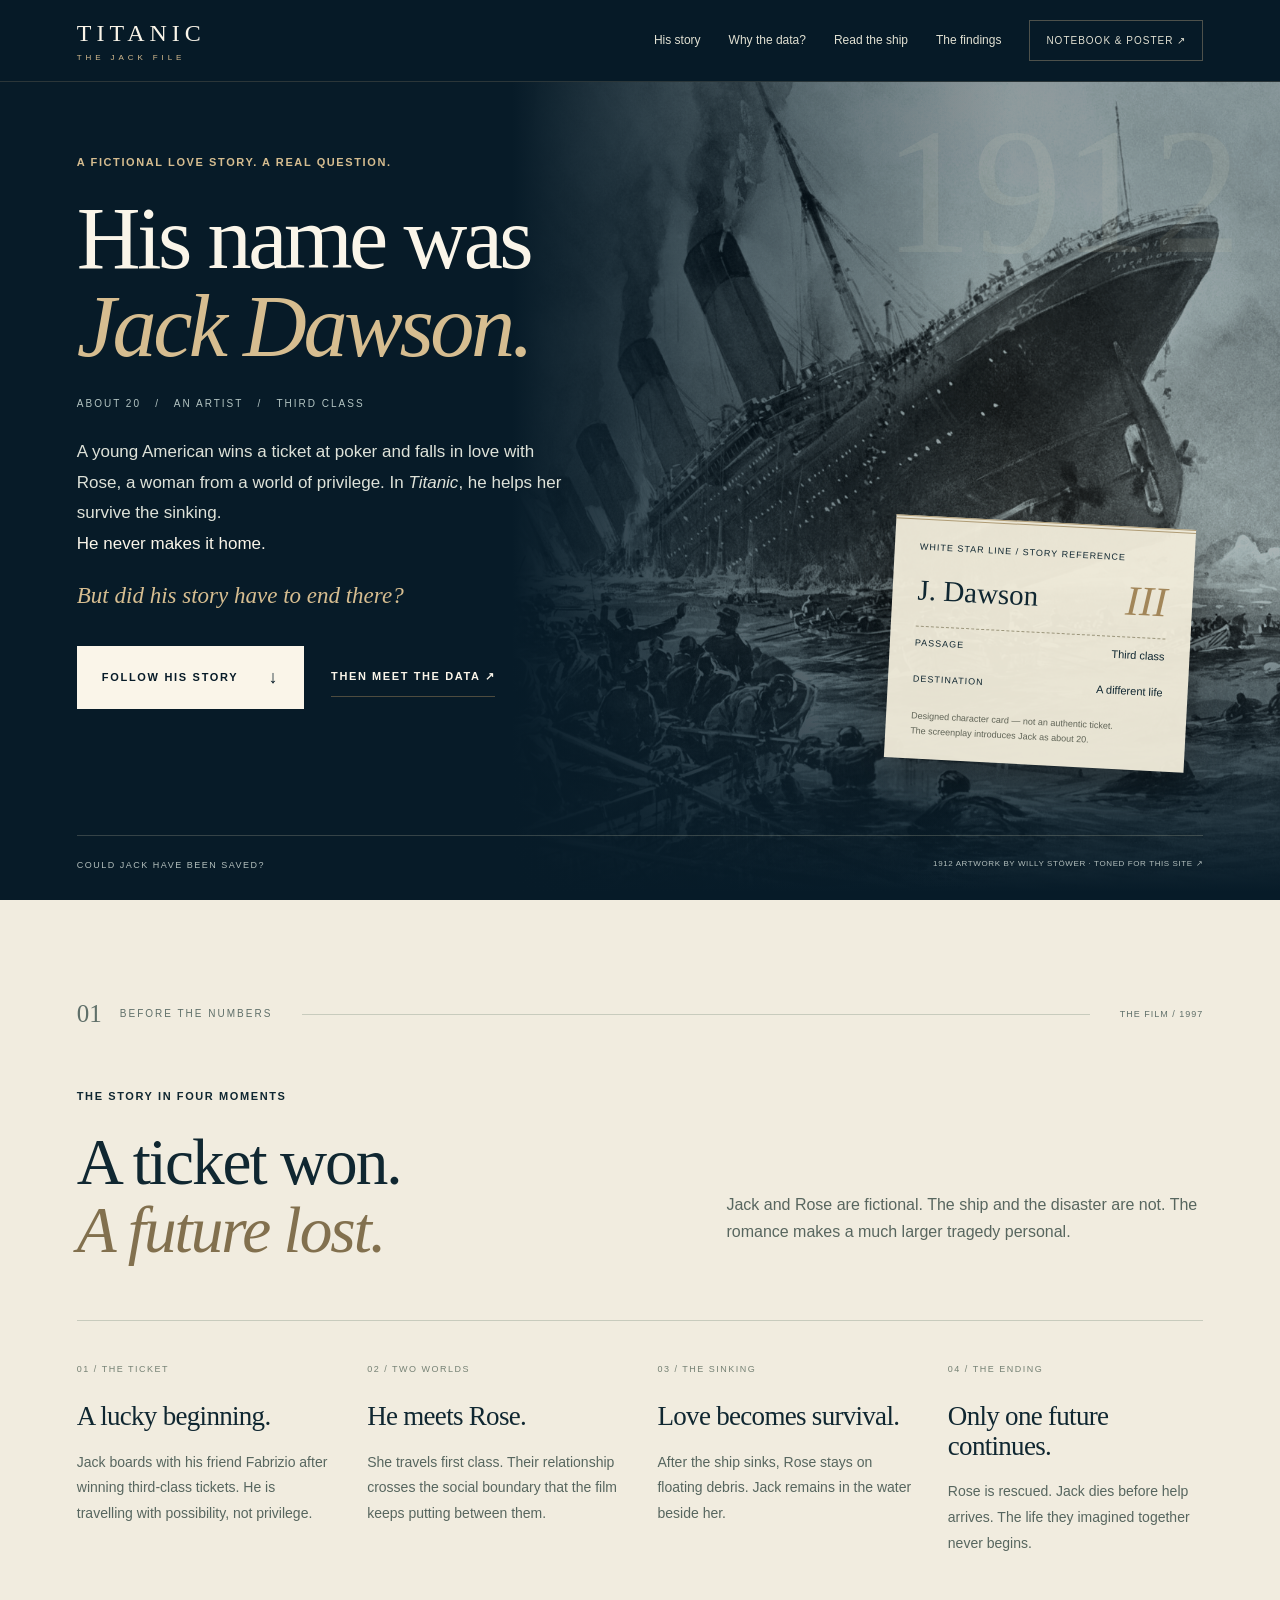
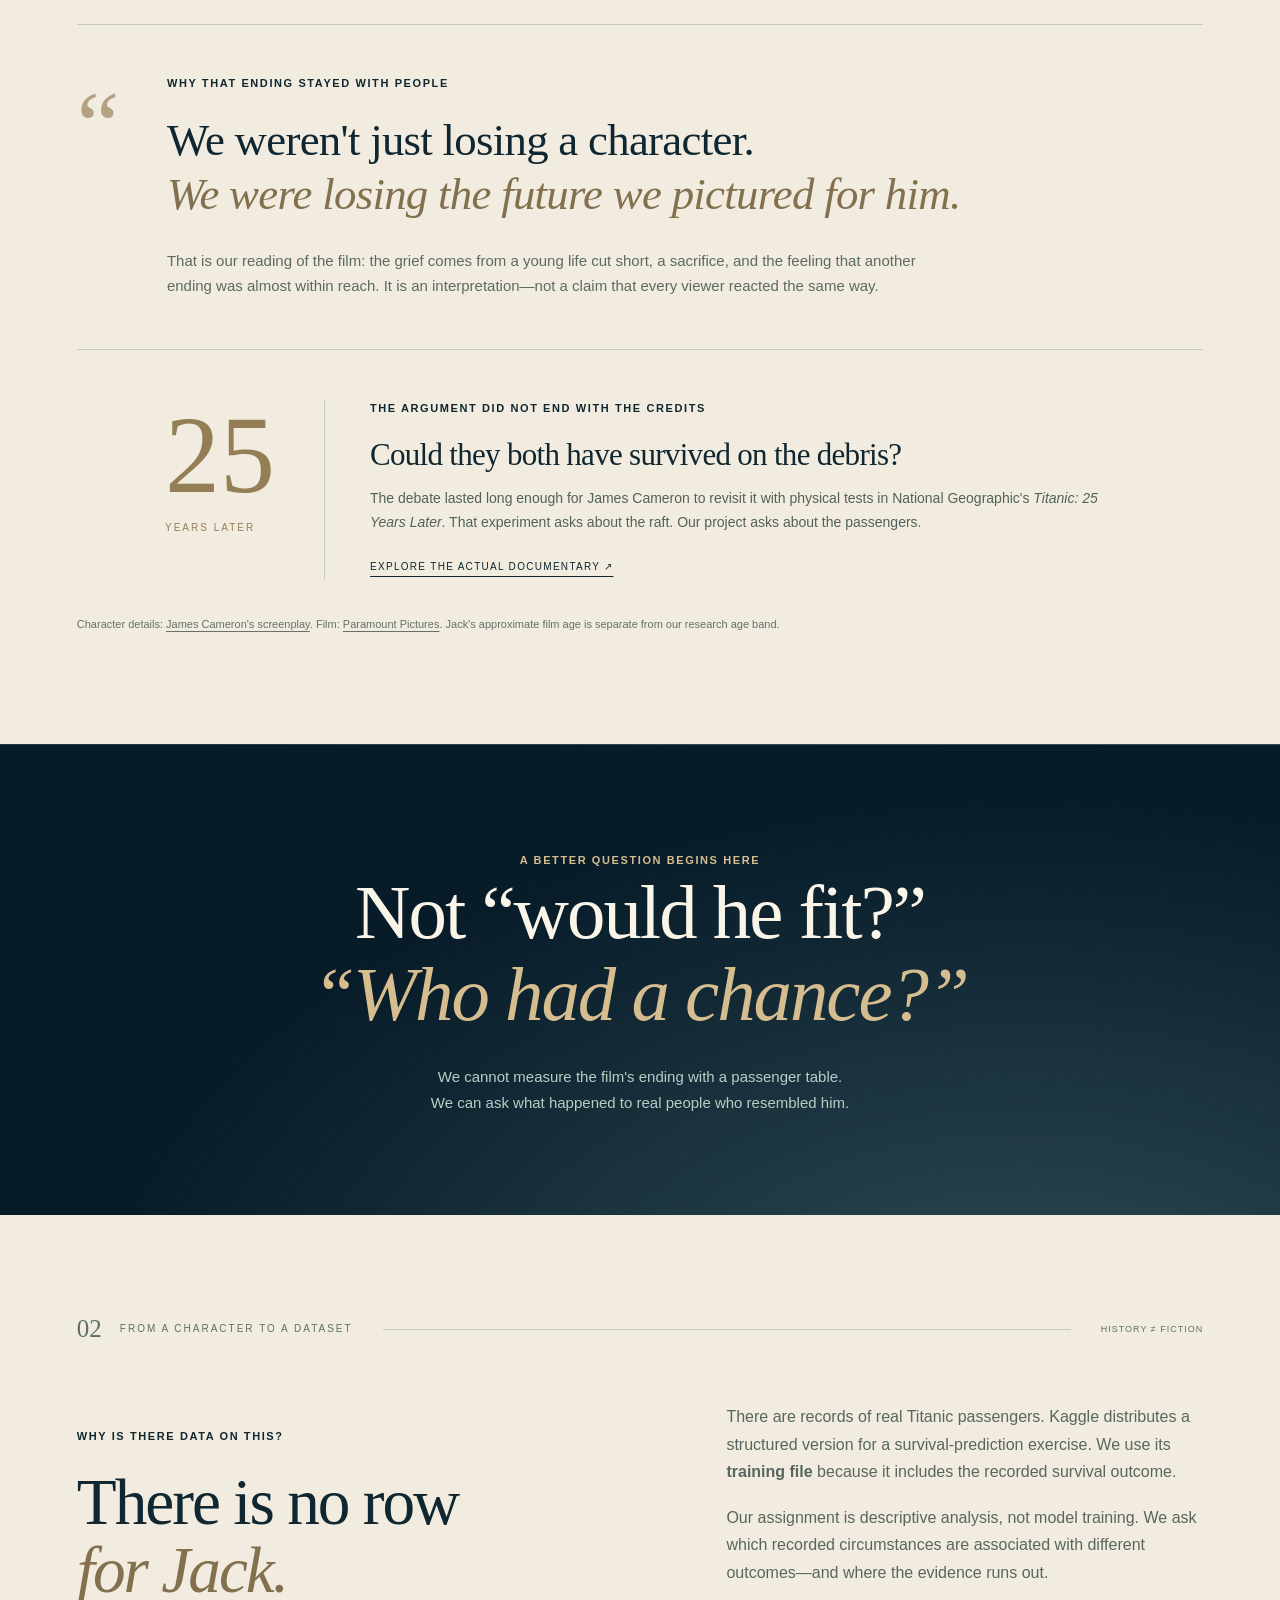
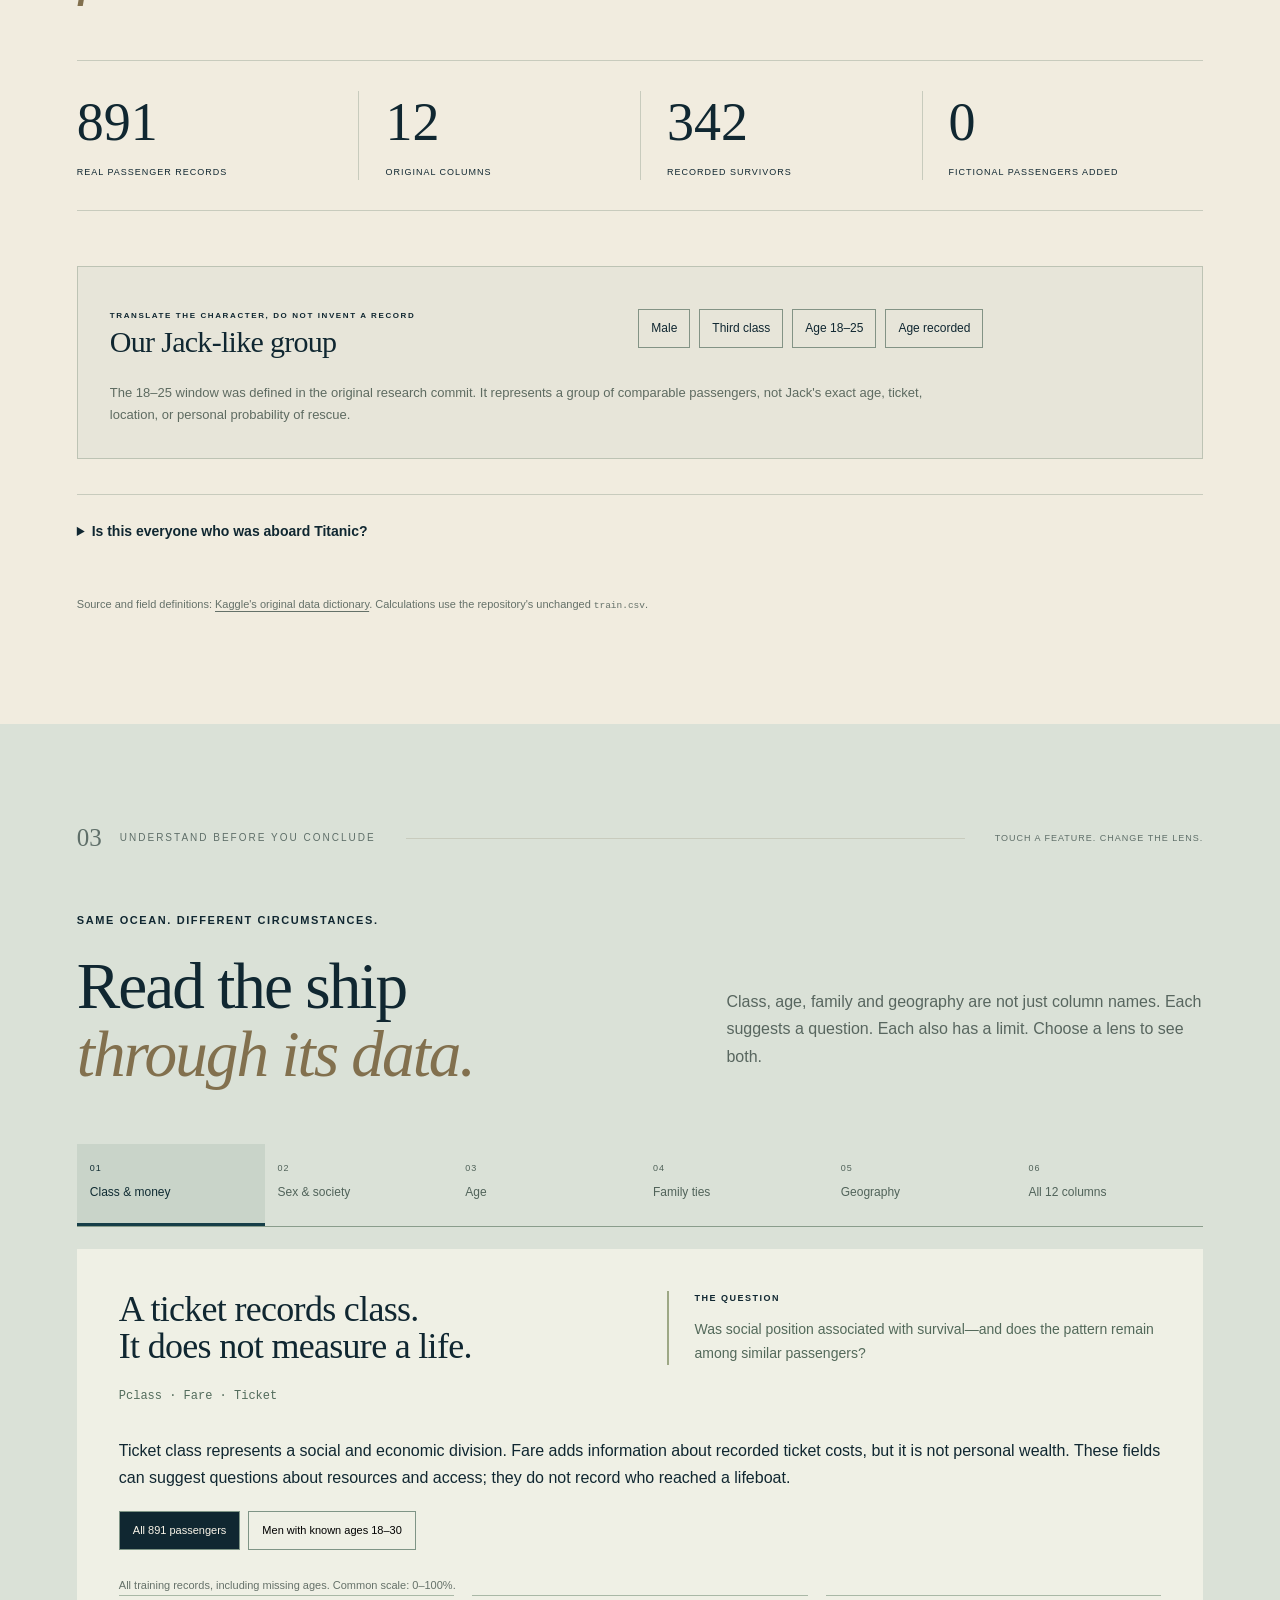
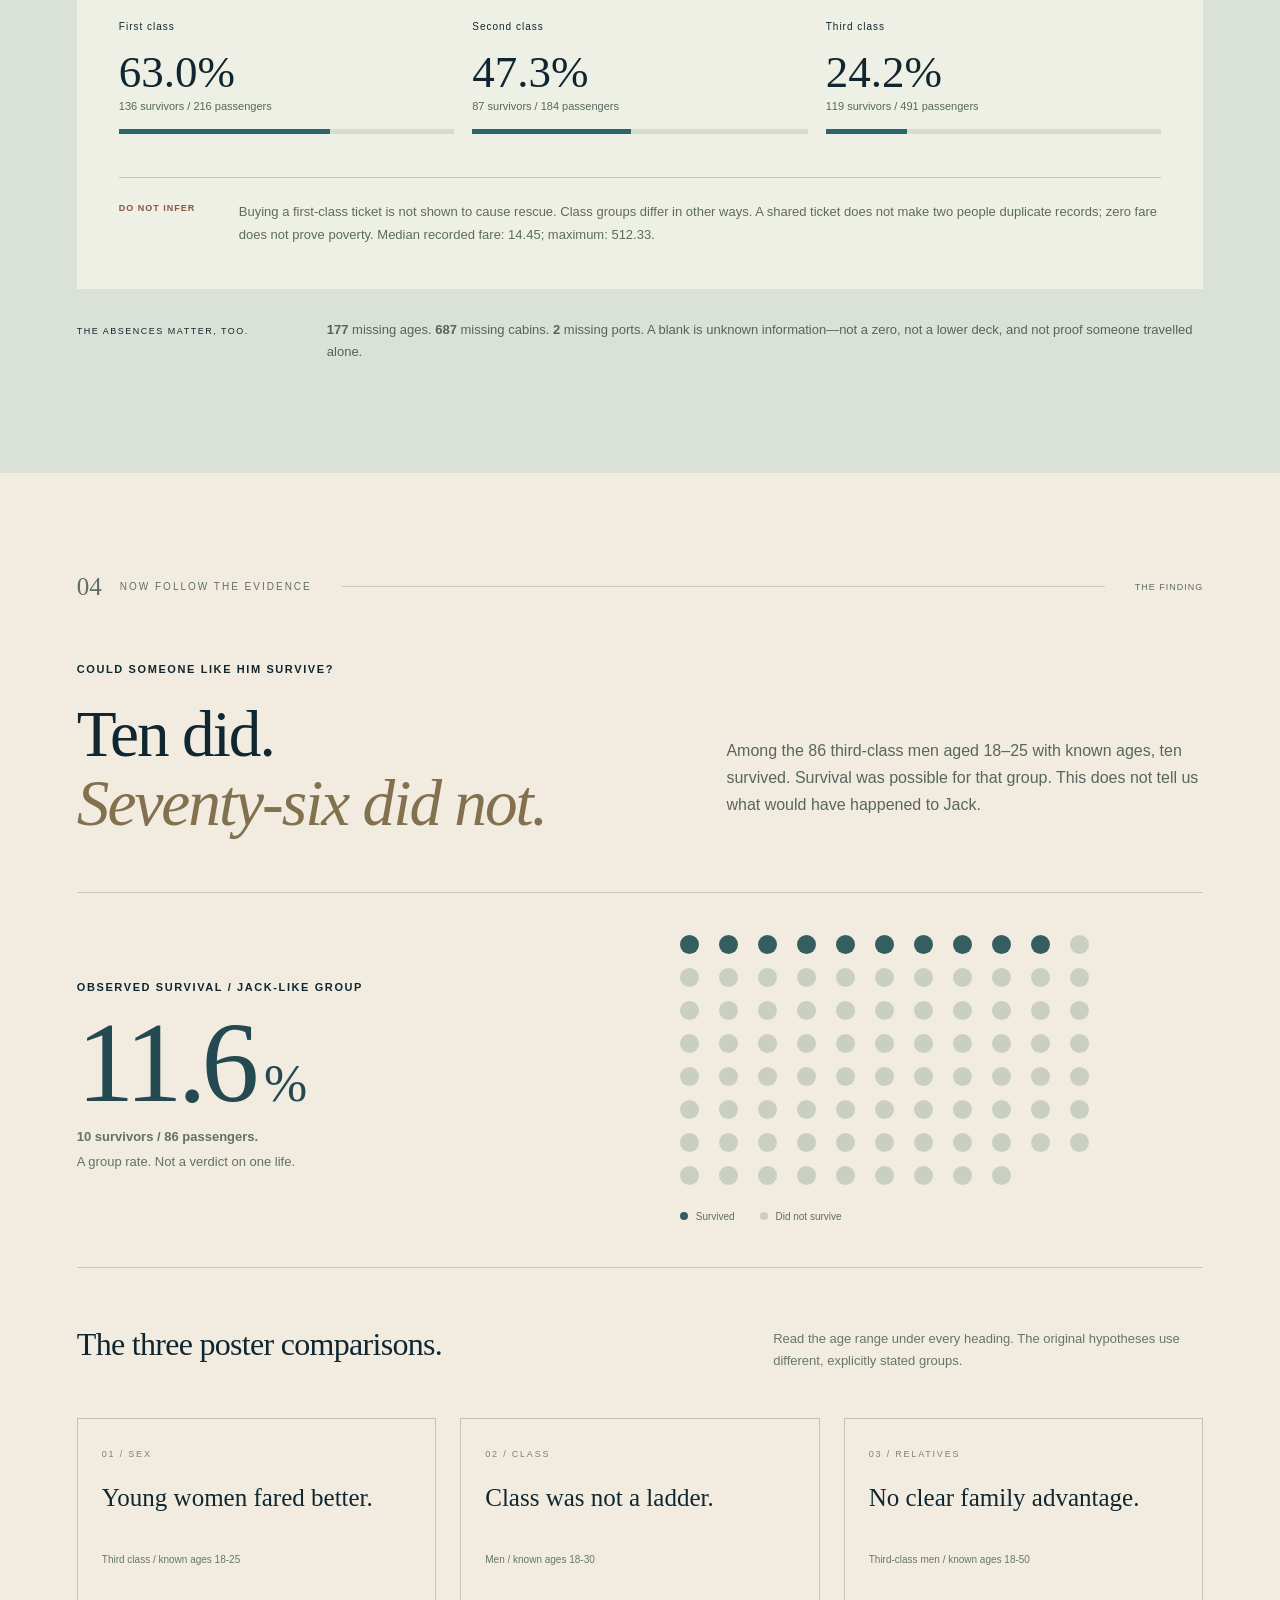
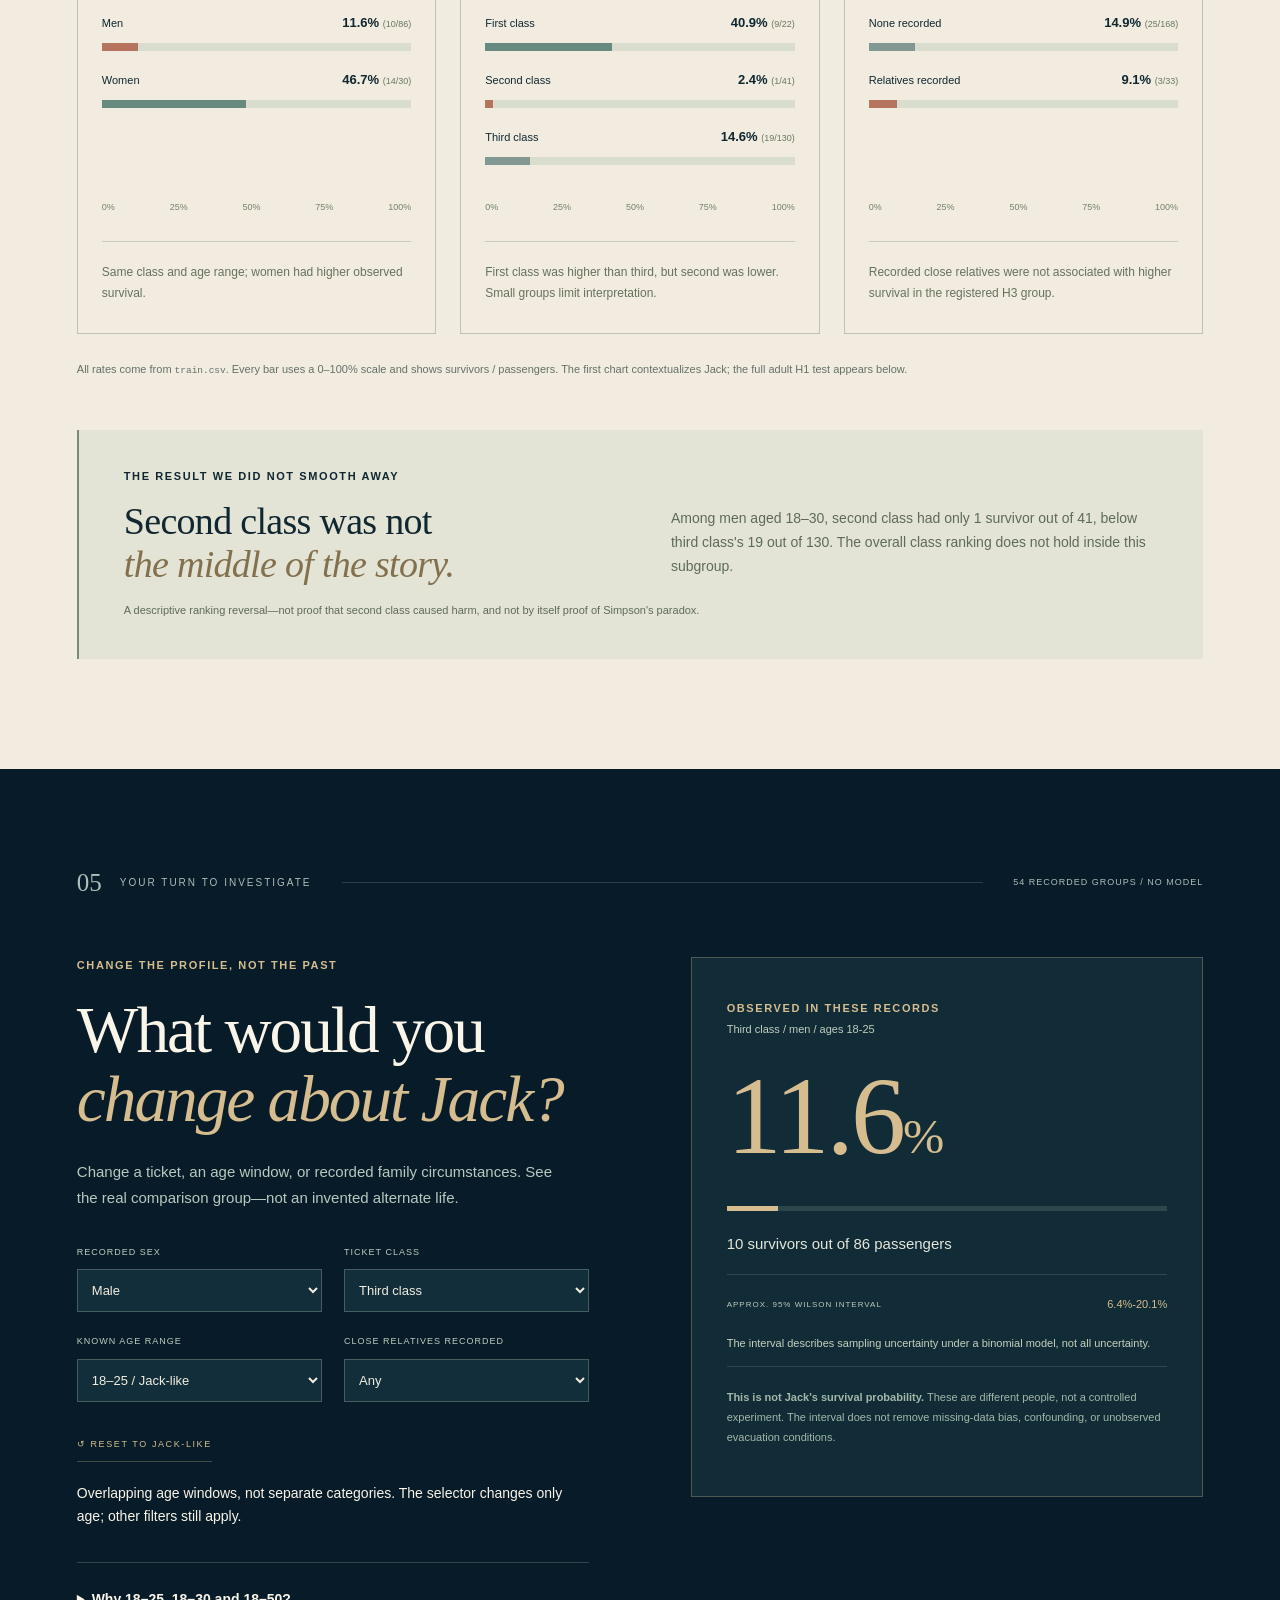
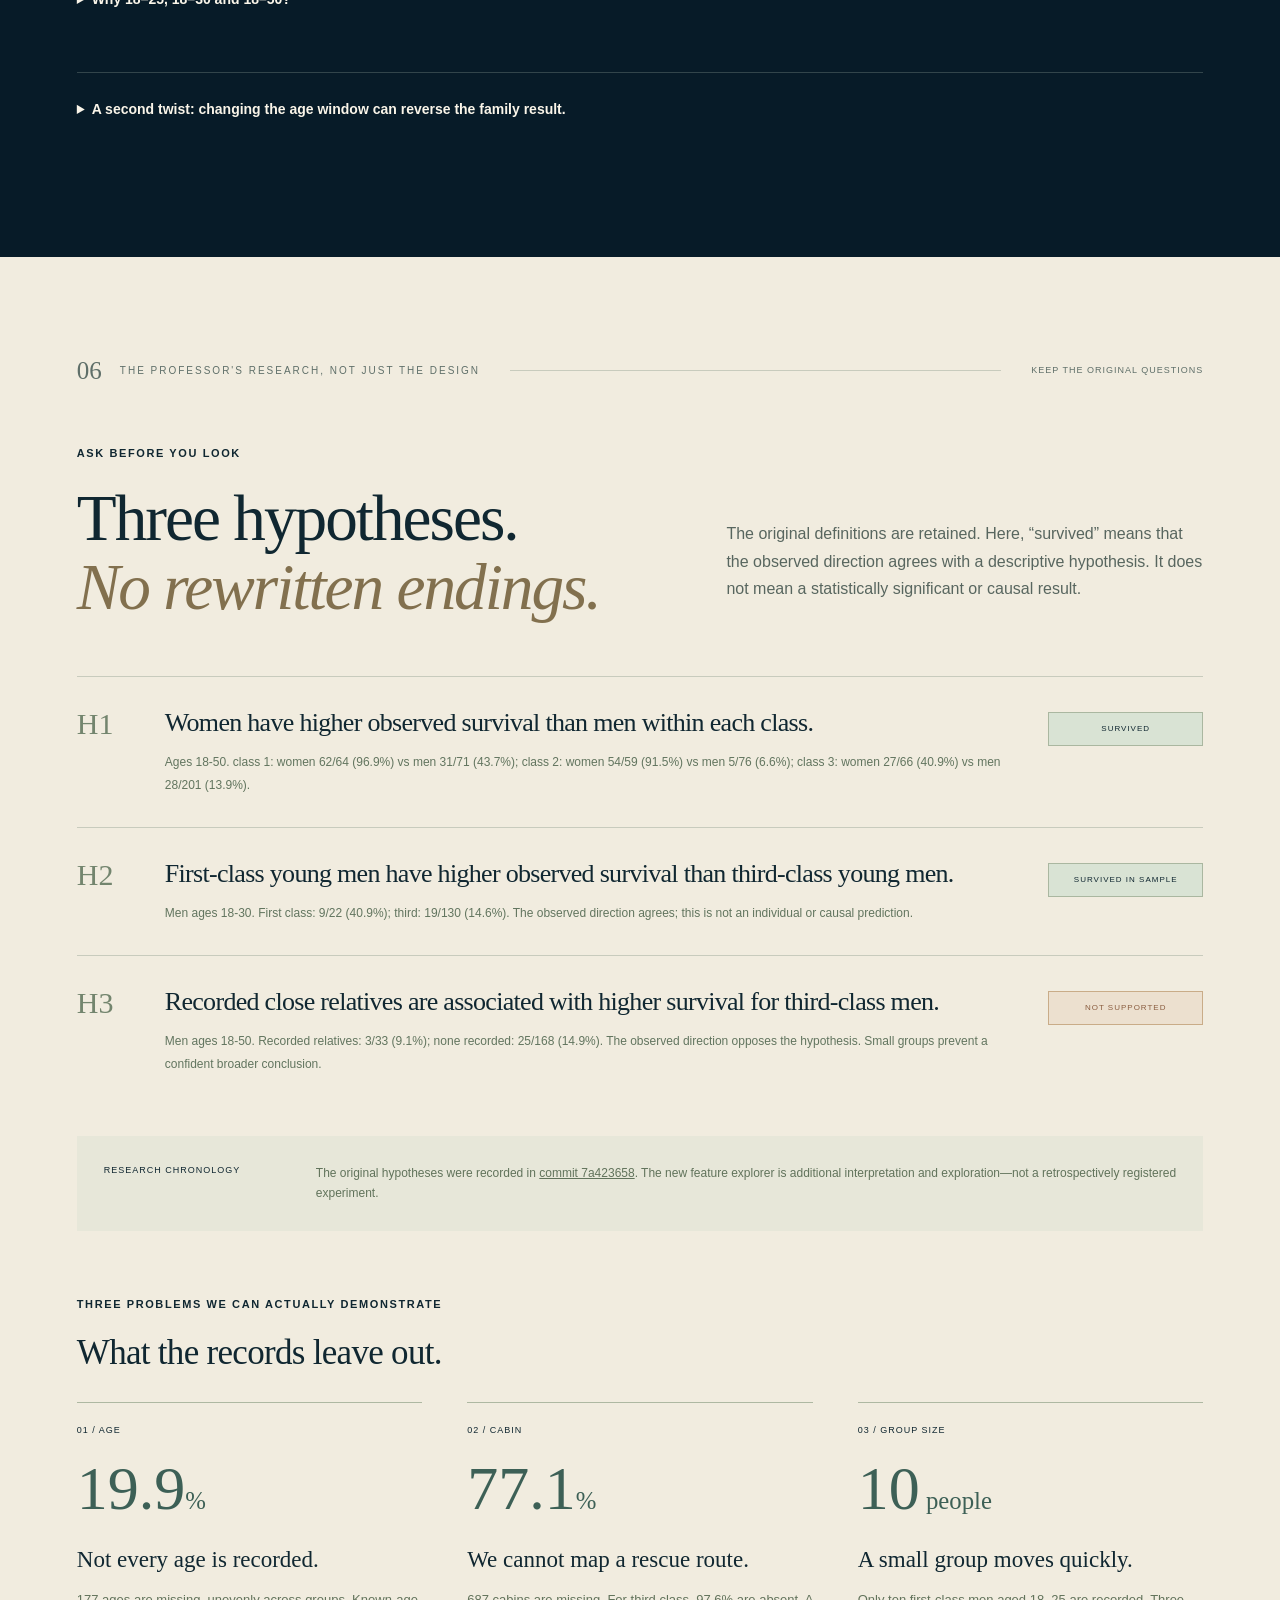
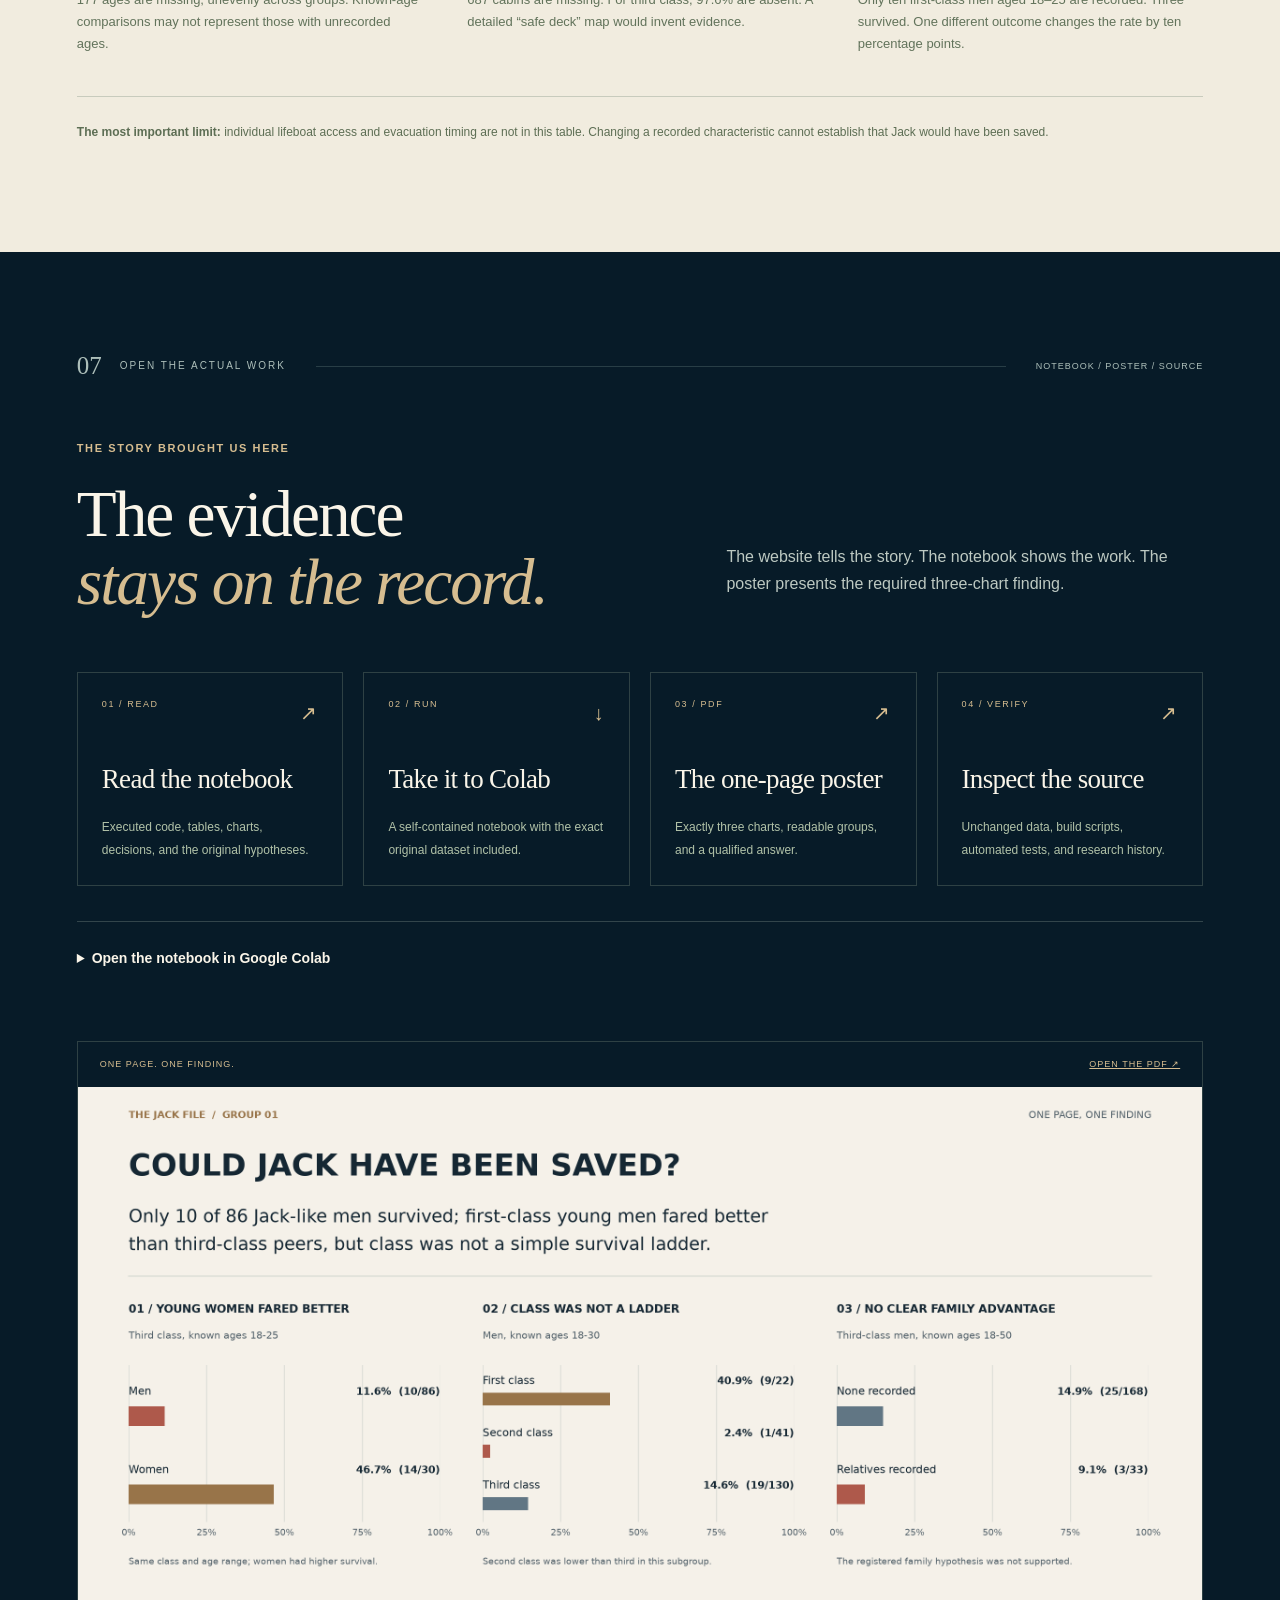
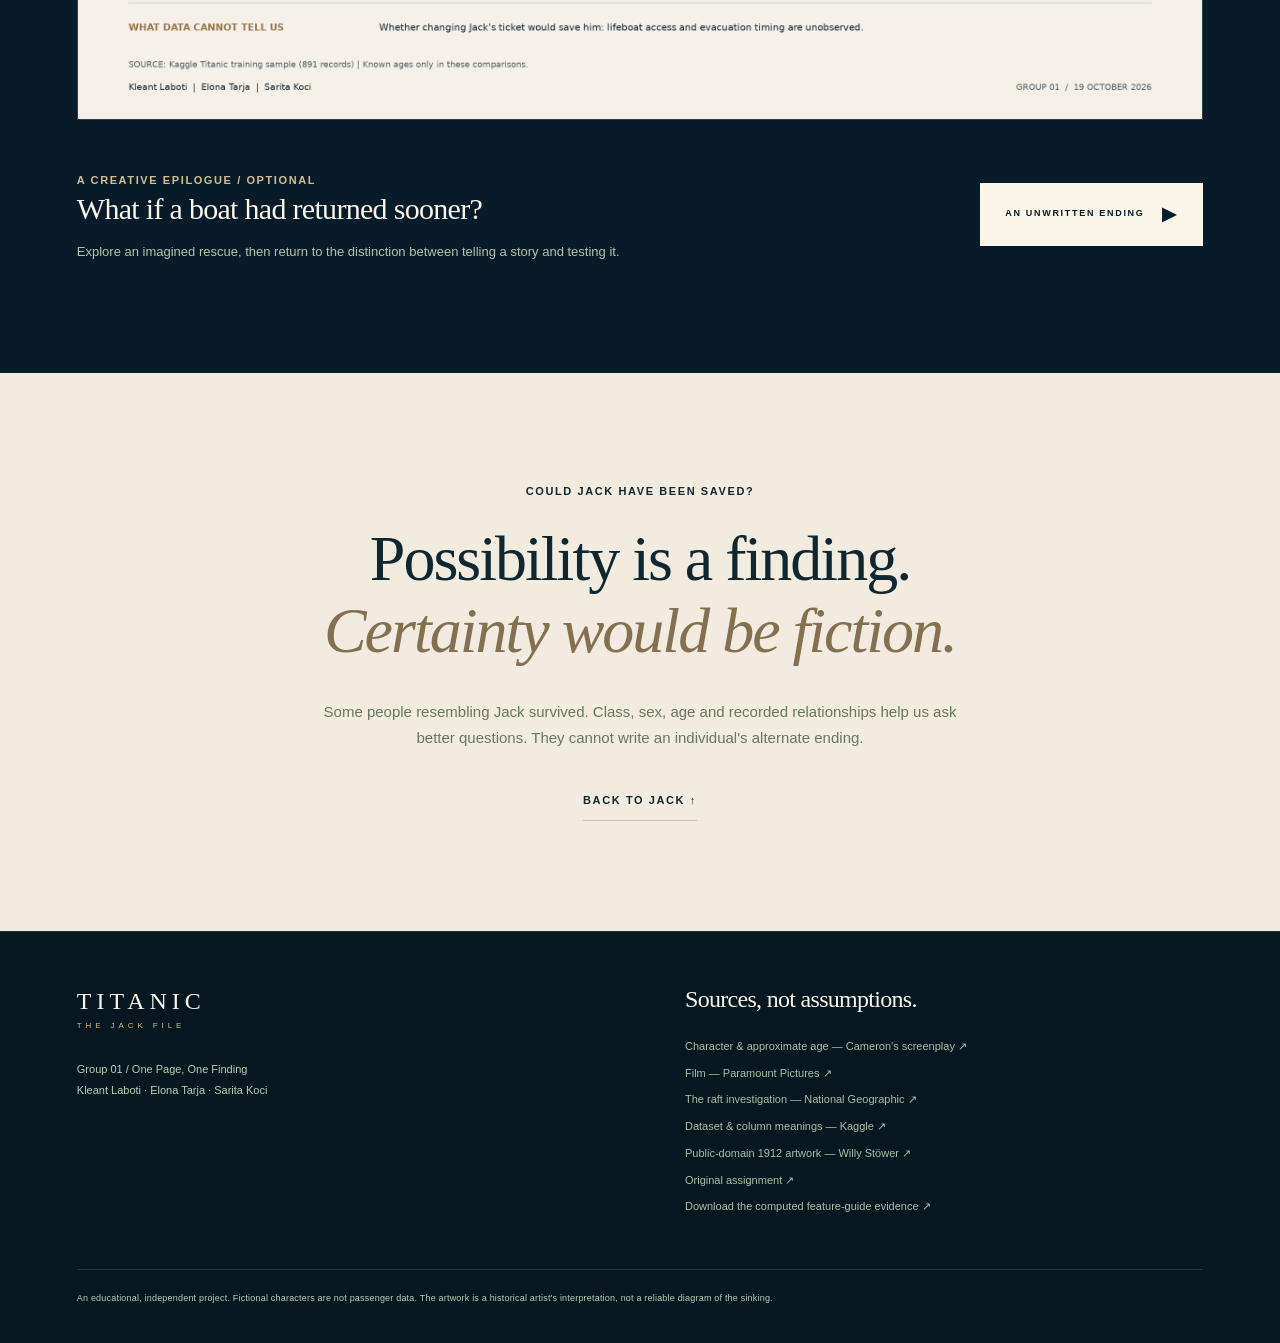
<file: index.html>
<!doctype html>
<html lang="en">
<head>
<meta charset="utf-8"><meta name="viewport" content="width=device-width,initial-scale=1">
<meta name="theme-color" content="#071b28"><meta name="description" content="Meet Jack Dawson. Follow the story, understand the real Titanic passenger data, and explore what age, class, sex, family and geography can actually tell us about survival.">
<meta name="jack-release" content="story-first-v2">
<title>Titanic — His name was Jack Dawson.</title>
<link rel="icon" href="data:image/svg+xml,%3Csvg xmlns='http://www.w3.org/2000/svg' viewBox='0 0 40 40'%3E%3Crect width='40' height='40' fill='%23071b28'/%3E%3Ctext x='20' y='29' text-anchor='middle' fill='%23d6bd90' font-size='29'%3ET%3C/text%3E%3C/svg%3E">
<style>/* Titanic: a story-first editorial exhibit. No external font or UI dependencies. */
:root{--ink:#102731;--night:#071b28;--deep:#0c2634;--paper:#f1ecdf;--cream:#faf5e9;--brass:#d6bd90;--muted:#67746f;--line:#c8cbbd;--sea:#619ca1;--red:#ba725e;--serif:Georgia,'Times New Roman',serif;--sans:Arial,Helvetica,sans-serif}*{box-sizing:border-box}html{scroll-behavior:smooth;scroll-padding-top:84px}body{margin:0;color:var(--ink);font:16px/1.7 var(--sans);background:var(--night);-webkit-font-smoothing:antialiased}body.no-scroll{overflow:hidden}button,select{font:inherit}button,a,select{-webkit-tap-highlight-color:transparent}button,a{touch-action:manipulation}button{cursor:pointer}a{color:inherit}button:focus-visible,a:focus-visible,select:focus-visible,summary:focus-visible,[tabindex]:focus-visible{outline:3px solid #eaa15f;outline-offset:5px}img{max-width:100%;height:auto}p{margin:0 0 1.2em}h1,h2,h3,h4{font-weight:400;margin:0;line-height:1.05}h1,h2,h3{font-family:var(--serif)}h2{font-size:clamp(38px,5.1vw,72px);letter-spacing:-2px}h2 em,h3 em{font-weight:400;color:#82704e}h3{font-size:clamp(25px,2.4vw,36px);letter-spacing:-.7px}h4{font-size:19px;line-height:1.3}code{font-size:.86em;overflow-wrap:anywhere}button{border-radius:0}button:disabled{opacity:.35;cursor:default}.wrap{width:min(1240px,88%);margin:auto}.paper{background:var(--paper)}.chapter{padding:100px 0 110px}.dark{background:var(--night);color:var(--cream)}.dark h2 em,.dark h3 em{color:var(--brass)}.eyebrow,.chapter-marker,.source-note,.hero-profile,.hero-bottom,.text-link,.button,.reset,.resource>span,.resource small,.chart-meta,.lens-tabs,.boarding-card,.footer-end{font-size:11px;letter-spacing:1.6px;line-height:1.6}.eyebrow{font-weight:600;margin-bottom:22px}.brass{color:var(--brass)}.skip{position:fixed;left:12px;top:-100px;z-index:999;background:var(--cream);color:var(--night);padding:14px}.skip:focus{top:12px}.reading-progress{position:fixed;top:0;left:0;width:100%;height:3px;z-index:1000}.reading-progress i{height:100%;width:0;display:block;background:var(--brass)}.header{height:82px;padding:0 6%;display:flex;justify-content:space-between;align-items:center;border-bottom:1px solid #d6bd902d;background:#071b28f5;color:var(--cream);position:sticky;top:0;z-index:50;backdrop-filter:blur(15px)}.brand{text-decoration:none;font-family:var(--serif);letter-spacing:5px;font-size:24px;line-height:1.2;white-space:nowrap}.brand span{font:8px var(--sans);display:block;letter-spacing:3.9px;margin-top:5px;color:var(--brass)}nav{display:flex;align-items:center;gap:28px}nav a{text-decoration:none;font-size:12px;color:#e1e1d3}nav a:hover{color:var(--brass)}nav .nav-file{padding:11px 16px;border:1px solid #d6bd9057;letter-spacing:1px;font-size:10px}.menu-button{display:none;background:none;color:inherit;border:0;letter-spacing:2px}.hero{color:var(--cream);min-height:720px;min-height:min(850px,calc(100svh - 82px));position:relative;overflow:hidden;isolation:isolate;background:var(--night)}.hero-visual{position:absolute;inset:0 0 0 40%;z-index:-1;background:radial-gradient(ellipse at 60% 35%,#72857d,#193644 48%,#071b28 80%)}.hero-visual img{width:100%;height:100%;object-fit:cover;object-position:52% 50%;filter:grayscale(.75) sepia(.4) hue-rotate(130deg) saturate(.55) brightness(.75);opacity:.95}.image-shade{position:absolute;inset:0;background:linear-gradient(90deg,var(--night) 0%,#071b2882 24%,#071b2800 65%),linear-gradient(0deg,var(--night) 1%,transparent 38%,#071b2830 90%)}.hero-year{position:absolute;top:20px;right:5%;font:clamp(95px,14vw,220px) var(--serif);color:#fff0d015;line-height:1}.hero-body{padding-top:clamp(55px,8vh,100px);padding-bottom:180px;position:relative}.hero h1{font-size:clamp(56px,6.9vw,108px);line-height:1;letter-spacing:-3.5px;max-width:860px;margin:0 0 26px}.hero h1 em{color:var(--brass);font-weight:400}.hero-profile{font-size:10px;color:#b4c5c3;letter-spacing:2px;margin-bottom:25px}.hero-intro{font-size:17px;line-height:1.8;color:#dee2d9;max-width:490px}.hero-intro strong{font-weight:400;color:var(--cream)}.hero-question{font:italic 23px/1.4 var(--serif);color:var(--brass);margin-top:16px}.hero-actions{display:flex;align-items:center;gap:27px;margin-top:34px}.button{padding:17px 24px;text-decoration:none;display:inline-flex;justify-content:space-between;align-items:center;gap:30px;border:1px solid transparent;letter-spacing:1.7px;font-weight:600;line-height:1.5}.button span{font-size:18px}.cream{background:var(--cream);color:var(--night)}.button:hover{background:var(--brass)}.text-link{text-decoration:none;display:inline-block;padding:10px 0;border-bottom:1px solid #a98b5c70;font-weight:600}.boarding-card{position:absolute;right:7%;bottom:135px;width:300px;background:#f2ecdbf2;color:var(--ink);padding:20px 25px;transform:rotate(3deg);box-shadow:0 15px 40px #0005;border-top:4px double #af9c76;font-size:9px;letter-spacing:1px}.boarding-title{font:29px var(--serif);letter-spacing:0;display:flex;align-items:center;justify-content:space-between;border-bottom:1px dashed #9c967c;padding:12px 0}.boarding-title i{font-size:42px;color:#a28659}.boarding-line{display:flex;justify-content:space-between;padding:9px 0}.boarding-line b{font-weight:400;font-size:11px;letter-spacing:0}.boarding-card small{display:block;font-size:9px;letter-spacing:0;line-height:1.7;color:#606457;padding-top:10px}.hero-bottom{position:absolute;bottom:28px;left:6%;right:6%;width:auto;border-top:1px solid #e2dbbd35;padding-top:22px;display:flex;justify-content:space-between;color:#b2bebc;font-size:9px;letter-spacing:1.5px}.hero-bottom a{text-decoration:none;font-size:8px;letter-spacing:.6px}.chapter-marker{display:flex;gap:18px;align-items:center;margin-bottom:60px;letter-spacing:2px;color:#5f6f69;font-size:10px}.chapter-marker>span{font:25px var(--serif);letter-spacing:0}.chapter-marker i{height:1px;background:var(--line);flex:1;margin:0 12px}.chapter-marker small{font-size:9px;letter-spacing:1px}.dark .chapter-marker{color:#adbfba}.dark .chapter-marker i{background:#8da69f40}.split-heading{display:grid;grid-template-columns:1.15fr 1fr;gap:9%;align-items:end;margin-bottom:55px}.split-heading>p,.split-heading>div+div{color:#58665f;max-width:500px;font-size:16px}.dark .split-heading>p{color:#bdc9c2}.story-beats{display:grid;grid-template-columns:repeat(4,1fr);border-top:1px solid var(--line);padding-top:32px;gap:35px}.story-beats article>span{font-size:9px;letter-spacing:1.5px;color:#758174}.story-beats h3{font-size:27px;line-height:1.1;margin:22px 0 18px}.story-beats p{font-size:14px;color:#57665f;line-height:1.85}.emotional-reading{border-top:1px solid var(--line);border-bottom:1px solid var(--line);padding:50px 8%;margin:50px 0;position:relative}.emotional-reading:before{content:'\201C';position:absolute;left:0;top:44px;color:#b4a282;font:96px var(--serif)}.emotional-reading h3{font-size:clamp(30px,3.5vw,48px);line-height:1.2;margin-bottom:26px}.emotional-reading>p:last-child{max-width:780px;color:#5c6a62;font-size:15px;margin:0}.debate{display:grid;grid-template-columns:160px 1fr;gap:45px;max-width:950px;margin:0 auto 35px}.debate-year{font:110px/1 var(--serif);color:#947e56;border-right:1px solid var(--line);display:block}.debate-year span{display:block;font:10px var(--sans);letter-spacing:2px;margin-top:12px}.debate h3{margin:0 0 15px;font-size:31px}.debate p:not(.eyebrow){font-size:14px;color:#52625a}.debate a{font-size:10px;letter-spacing:1.3px;text-underline-offset:6px}.source-note{font-size:11px;letter-spacing:0;line-height:1.85;color:#657169;margin:25px 0 0}.source-note a{text-underline-offset:3px}.turning-point{padding:100px 0;background:radial-gradient(ellipse at 80% 130%,#2f4d56,transparent 65%),var(--night);color:var(--cream);text-align:center;border-top:1px solid #57757b4d}.turning-point h2{font-size:clamp(46px,6vw,84px);line-height:1.07;margin-bottom:28px}.turning-point h2 em{color:var(--brass)}.turning-point p:last-child{font-size:15px;color:#bbccc5;margin:0}.dataset-facts{display:grid;grid-template-columns:repeat(4,1fr);border-top:1px solid var(--line);border-bottom:1px solid var(--line);padding:30px 0;margin:55px 0}.dataset-facts div{padding:0 26px;border-left:1px solid var(--line)}.dataset-facts div:first-child{border:0;padding-left:0}.dataset-facts strong{display:block;font:54px var(--serif)}.dataset-facts span{display:block;font-size:9px;letter-spacing:1px;margin-top:12px}.proxy{display:grid;grid-template-columns:1fr 1.1fr;gap:24px 45px;align-items:center;padding:32px;background:#e7e5d9;border:1px solid #bdc3b4}.proxy h3{font-size:30px}.proxy .eyebrow{font-size:8px;margin-bottom:12px}.proxy-tags{display:flex;gap:9px;flex-wrap:wrap}.proxy-tags span{border:1px solid #839385;border-radius:0;padding:8px 12px;font-size:12px}.proxy>p{grid-column:1/-1;font-size:13px;max-width:850px;color:#5e6b61;margin:0}.plain-details,.dark-details{border-top:1px solid var(--line);padding:20px 0;margin-top:35px;font-size:14px}.plain-details summary,.dark-details summary{cursor:pointer;font-weight:600;padding:5px 0}.plain-details p,.dark-details p{margin:20px 0 0;max-width:940px}.dark-details{border-color:#a7b9ab44;color:#c3cec5}.dark-details summary{color:var(--cream)}.understand{background:#dae1d7;color:var(--ink)}.lens-tabs{display:grid;grid-template-columns:repeat(6,1fr);border-bottom:1px solid #8a9d8c;gap:0}.lens-tabs button{border:0;border-bottom:3px solid transparent;background:none;color:#51635a;text-align:left;padding:17px 13px 20px;font-size:9px;letter-spacing:1px}.lens-tabs button span{display:block;margin-top:8px;font-size:12px;letter-spacing:0;white-space:nowrap}.lens-tabs button[aria-selected=true]{border-color:#163e48;color:#102c33;background:#c9d4c9}.lens-tabs button:hover{background:#cbd6cb}.lens-panel{background:#eff0e5;min-height:470px;padding:42px;margin-top:22px}.lens-intro{display:grid;grid-template-columns:1fr 1fr;gap:55px;margin-bottom:30px;align-items:start}.lens-intro h3{font-size:36px;margin-bottom:20px}.lens-intro p{font-size:14px;color:#53695a}.lens-fields{font-family:monospace;font-size:12px;color:#536c5c;display:block;margin-top:12px}.lens-question{border-left:2px solid #9da885;padding-left:25px;font-size:14px}.lens-question b{font-size:9px;letter-spacing:1.5px;display:block;margin-bottom:12px}.lens-question p{margin-bottom:0}.lens-switch{display:flex;gap:8px;margin:20px 0;flex-wrap:wrap}.lens-switch button{border:1px solid #7f9586;background:transparent;padding:9px 13px;font-size:11px}.lens-switch button[aria-pressed=true]{background:var(--ink);color:var(--cream)}.lens-stats{display:grid;grid-template-columns:repeat(3,1fr);gap:18px}.lens-stat{border-top:1px solid #a9b8a6;padding-top:15px}.lens-stat>span{font-size:10px;letter-spacing:1px}.lens-stat>strong{display:block;font:45px var(--serif);margin-top:8px}.lens-stat>small{display:block;color:#52695b;font-size:11px;line-height:1.6}.lens-bar{height:5px;background:#d5decc;margin:13px 0}.lens-bar i{display:block;height:100%;background:#2c6569}.lens-boundary{display:grid;grid-template-columns:100px 1fr;gap:20px;border-top:1px solid #c0c9b5;margin-top:30px;padding-top:22px;font-size:13px;line-height:1.8}.lens-boundary b{font-size:9px;letter-spacing:1px;color:#8b553f}.lens-boundary p{margin:0;color:#5b6c5e}.age-bars{display:grid;gap:14px}.age-line{display:grid;grid-template-columns:90px 1fr 105px;gap:18px;align-items:center;font-size:12px}.age-line .lens-bar{margin:0;height:8px}.age-line strong{font-size:12px;text-align:right}.age-line small{font-size:10px;font-weight:400}.port-route{display:flex;gap:16px;align-items:center;margin:20px 0 30px}.port-stop{flex:1;border-top:1px solid #8b9c88;padding-top:20px;position:relative}.port-stop:before{content:'';width:9px;height:9px;border-radius:50%;background:#3a6663;position:absolute;top:-5px;left:0}.port-stop strong{display:block;font:25px var(--serif)}.port-stop>small{font-size:10px;display:block;margin-top:8px}.port-stop>span{font-size:10px;letter-spacing:2px;color:#778978}.port-warning{background:#e2e5d9;padding:17px;font-size:12px}.dictionary{display:grid;grid-template-columns:1fr 1fr;gap:0 35px}.dictionary article{display:grid;grid-template-columns:100px 1fr;gap:18px;padding:14px 0;border-bottom:1px solid #ccd3c3;font-size:12px;line-height:1.7}.dictionary code{font-size:12px;font-weight:600}.dictionary p{margin:0}.dictionary small{display:block;color:#74856f}.missing-strip{display:grid;grid-template-columns:230px 1fr;gap:20px;margin-top:30px;align-items:start;font-size:13px}.missing-strip>span{font-size:9px;letter-spacing:1.5px;padding-top:5px}.missing-strip p{margin:0;color:#546654}.finding-panel{display:grid;grid-template-columns:1fr 1fr;gap:80px;border-top:1px solid var(--line);border-bottom:1px solid var(--line);padding:42px 0;align-items:center}.big-stat{font:clamp(80px,9vw,140px)/1.1 var(--serif);letter-spacing:-5px;color:#244950}.big-stat small{font-size:.45em;margin-left:10px}.finding-panel p{font-size:13px;line-height:1.85;color:#617267}.people-grid{display:grid;grid-template-columns:repeat(11,1fr);gap:14px;max-width:415px}.people-grid i{aspect-ratio:1;max-width:19px;border-radius:50%;background:#cad0c1;display:block}.people-grid i.alive{background:#345e5f}.dot-legend{display:flex;gap:25px;margin-top:23px;font-size:10px;color:#5c6f63}.dot-legend i{width:8px;height:8px;border-radius:50%;display:inline-block;background:#cad0c1;margin-right:5px}.dot-legend i.alive{background:#345e5f}.charts-heading{display:flex;justify-content:space-between;gap:60px;margin:60px 0 30px}.charts-heading h3{font-size:32px}.charts-heading p{max-width:430px;font-size:13px;color:#68766b}.chart-grid{display:grid;grid-template-columns:repeat(3,1fr);gap:24px}.chart-card{border:1px solid #bdc4b3;padding:28px 24px;display:flex;flex-direction:column}.chart-meta{font-size:9px;letter-spacing:1.8px;color:#7e826b;margin-bottom:22px}.chart-card h4{font:25px/1.1 var(--serif);min-height:55px}.chart-sub{font-size:10px;color:#667963;margin:12px 0 25px;line-height:1.8}.chart-bars{min-height:196px}.bar-group{margin:18px 0}.bar-label{display:flex;justify-content:space-between;gap:6px;font-size:11px;margin-bottom:9px;align-items:baseline}.bar-label strong{font-size:13px;white-space:nowrap}.bar-label small{font-size:9px;font-weight:400;color:#68785f}.bar-track{height:8px;background:#d8ddce}.bar-track i{height:100%;display:block;background:#668980}.bar-track i.coral{background:#b6745f}.bar-track i.slate{background:#829692}.axis{display:flex;justify-content:space-between;font-size:9px;color:#738268;margin-top:10px}.chart-caption{font-size:12px;line-height:1.8;color:#65725e;border-top:1px solid var(--line);padding-top:20px;margin:26px 0 0}.unexpected{margin-top:50px;padding:38px 45px;background:#e4e4d6;border-left:2px solid #798a76;display:grid;grid-template-columns:1fr 1fr;gap:15px 60px;align-items:center}.unexpected .eyebrow{grid-column:1/-1;margin:0}.unexpected h3{font-size:38px;line-height:1.12}.unexpected p{font-size:14px;margin:0;color:#5d6a5b}.unexpected .source-note{grid-column:1/-1;font-size:11px}.explorer-grid{display:grid;grid-template-columns:1fr 1fr;gap:9%;align-items:start}.explorer-deck{font-size:15px;color:#b8c9bf;max-width:480px;margin:26px 0}.filters{display:grid;grid-template-columns:1fr 1fr;gap:22px;margin-top:35px}.filters label{font-size:9px;letter-spacing:1px;color:#c0cdbd}.filters select{width:100%;border:1px solid #b7c3aa50;background:#122e3b;color:#f1eddf;padding:12px 10px;font-size:13px;letter-spacing:0;margin-top:9px;border-radius:0}.reset{padding:10px 0;background:none;border:0;border-bottom:1px solid #c7b08050;color:var(--brass);margin-top:25px;font-size:9px}.result-panel{border:1px solid #c5b88e55;background:#112b37;padding:35px;min-height:540px}.result-profile{font-size:11px;color:#bfcebe;line-height:1.8}.result-rate{font:110px/1.15 var(--serif);color:var(--brass);letter-spacing:-3px;min-height:133px}.result-rate small{font-size:.45em}.result-meter{height:5px;background:#4c6b6870;margin:20px 0}.result-meter span{display:block;background:var(--brass);height:100%;transition:width .4s ease}.result-count{font-size:15px;color:#e4e6d9}.uncertainty{border-top:1px solid #69857950;padding-top:20px;display:flex;justify-content:space-between;gap:20px;font-size:11px;align-items:center}.uncertainty span{font-size:8px;letter-spacing:1px;color:#bccbbb}.uncertainty strong{font-weight:400;color:var(--brass);white-space:nowrap}.small-warning{font-size:11px;color:#c7d1bd;margin-top:20px}.result-disclaimer{font-size:11px;line-height:1.85;color:#a3b8a9;margin:0;border-top:1px solid #69857950;padding-top:20px}.hypothesis{display:grid;grid-template-columns:58px 1fr 155px;gap:30px;padding:30px 0;border-top:1px solid var(--line);align-items:start}.hypothesis-code{font:30px var(--serif);color:#73856e}.hypothesis h3{font-size:26px;line-height:1.2;margin:0 0 13px}.hypothesis p{font-size:12px;color:#62755f;line-height:1.9;margin:0}.status{font-size:8px;letter-spacing:1px;background:#d9e3d4;border:1px solid #aab7a0;padding:9px;text-align:center;margin-top:5px}.status.no{background:#ece0cf;border-color:#c9ac88;color:#8a5d40}.integrity-note{padding:27px;background:#e7e7d9;display:grid;grid-template-columns:190px 1fr;gap:22px;margin-top:30px;font-size:12px}.integrity-note>span{font-size:9px;letter-spacing:1px}.integrity-note p{margin:0;color:#61735b}.limits-heading{margin:65px 0 30px}.limits-heading h3{font-size:35px}.limits-grid{display:grid;grid-template-columns:repeat(3,1fr);gap:45px}.limits-grid article{border-top:1px solid #aeb8a2;padding-top:20px}.limits-grid article>span{font-size:9px;letter-spacing:1px;display:block}.limits-grid strong{font:62px var(--serif);display:block;margin:15px 0 22px;color:#3d6056}.limits-grid strong small{font-size:.4em}.limits-grid h4{font:23px/1.2 var(--serif);margin-bottom:15px}.limits-grid p{font-size:13px;color:#62735b}.main-limit{font-size:12px;padding-top:25px;border-top:1px solid var(--line);color:#5d6e54;margin:25px 0 0}.resource-grid{display:grid;grid-template-columns:repeat(4,1fr);gap:20px}.resource{display:block;border:1px solid #a2b59740;padding:24px;text-decoration:none;transition:background .2s}.resource:hover{background:#173540}.resource>span{display:flex;justify-content:space-between;font-size:9px;color:var(--brass);margin-bottom:36px}.resource>span b{font-size:20px;font-weight:400}.resource h3{font-size:27px;line-height:1.1;margin-bottom:22px}.resource p{font-size:12px;color:#b1c2a8;line-height:1.85;margin:0}.poster-preview{border:1px solid #a2b59740;margin-top:45px}.poster-preview>div{display:flex;justify-content:space-between;font-size:9px;letter-spacing:1px;padding:15px 22px;color:var(--brass)}.poster-preview img{display:block;width:100%;height:auto}.imagined-ending{margin-top:45px;display:flex;gap:45px;align-items:center;justify-content:space-between}.imagined-ending h3{font-size:30px;margin-bottom:17px}.imagined-ending p{font-size:13px;color:#b2c4a7;max-width:650px;margin:0}.imagined-ending .button{flex-shrink:0;font-size:9px;gap:18px}.closing{text-align:center;padding:110px 0}.closing h2{font-size:clamp(40px,5vw,68px);line-height:1.13}.closing p:not(.eyebrow){font-size:15px;color:#68775e;max-width:640px;margin:32px auto}.footer{color:#bdcdb5;padding:55px 0 25px;background:#061720;border-top:1px solid #82927933}.footer-top{display:grid;grid-template-columns:1fr 1fr;gap:90px}.footer .brand{color:var(--cream);display:inline-block}.footer p{font-size:11px;margin-top:23px;line-height:1.9}.source-links h3{font-size:24px;color:var(--cream);margin-bottom:25px}.source-links a{display:block;font-size:11px;margin:8px 0;text-decoration:none;color:#adbea4}.source-links a:hover{text-decoration:underline}.footer .footer-end{font-size:9px;letter-spacing:.2px;border-top:1px solid #7f957140;padding-top:20px;margin-top:45px}.noscript{background:var(--cream);padding:25px;color:var(--ink);text-align:center;font-size:14px}.motion-note{font-size:10px;padding:0 24px 15px;color:#bcc9ae;margin:0}dialog{width:min(850px,92vw);max-height:92svh;padding:0;border:1px solid #b4a17d80;background:var(--night);color:var(--cream);overflow:auto}dialog::backdrop{background:#000b;backdrop-filter:blur(7px)}.dialog-head{display:flex;align-items:center;justify-content:space-between;padding:24px}.dialog-head .eyebrow{font-size:8px;margin:0 0 8px}.dialog-head h2{font-size:29px;letter-spacing:-.5px}.dialog-head button{background:none;border:0;font-size:30px;color:var(--cream);width:42px;height:42px}.motion-stage{height:330px;position:relative;overflow:hidden;background:linear-gradient(#0b2635,#1c4249)}.motion-moon{position:absolute;width:60px;height:60px;border-radius:50%;right:60px;top:25px;background:#d5c7a575;box-shadow:0 0 55px #d5c7a51a}.motion-sea{position:absolute;bottom:0;height:80px;width:120%;left:-10%;background:repeating-linear-gradient(177deg,#53797430 0 1px,transparent 2px 15px);animation:sea 12s ease-in-out infinite}.lifeboat{position:absolute;right:15%;bottom:35px;font:180px/1 var(--serif);color:#c6ac77;opacity:.4;transition:transform 4s,opacity 3s}.motion-stage[data-scene='1'] .lifeboat{transform:translateX(-55px);opacity:1}.motion-stage[data-scene='2'] .lifeboat{transform:translateX(-110px);opacity:1}.motion-stage[data-scene='3'] .lifeboat{transform:translateX(-180px);opacity:.1}.motion-text{position:relative;z-index:1;padding:40px 35px;max-width:620px}.motion-text h3{font-size:37px;margin:16px 0}.motion-text p{font-size:14px;line-height:1.8;color:#d7e0cc;max-width:530px}.fiction-label{position:absolute;left:35px;bottom:14px;font-size:8px;letter-spacing:1px;color:#a6b5a1}.scene-controls{display:flex;justify-content:space-between;gap:10px;padding:20px 24px}.scene-controls button{border:1px solid #879c7045;background:none;color:var(--brass);padding:10px 14px;font-size:9px;letter-spacing:1px}@keyframes sea{50%{transform:translate(4%,4px)}}@media(min-width:1700px){.hero{min-height:860px}.hero-body{padding-top:100px}.boarding-card{right:max(7%,calc((100% - 1240px)/2));width:330px}.hero-bottom{left:max(6%,calc((100% - 1240px)/2));right:max(6%,calc((100% - 1240px)/2))}}
@media(max-width:1100px){nav{gap:18px}nav a{font-size:11px}.header{padding:0 5%}.wrap{width:90%}.hero-body{padding-bottom:210px}.hero-intro{max-width:440px;font-size:15px}.boarding-card{right:5%;width:265px;bottom:125px}.hero h1{font-size:82px}.split-heading{gap:6%}.lens-panel{padding:30px}.chart-card{padding:24px 18px}.chart-grid{gap:15px}.resource-grid{grid-template-columns:repeat(2,1fr)}.resource{min-height:230px}.hero-bottom{left:5%;right:5%}.story-beats{gap:24px}.hero-profile{font-size:9px}.hero-actions{gap:20px}.text-link{font-size:9px}.result-panel{padding:27px}.result-rate{font-size:96px}}
@media(max-width:850px){.header{height:72px}.menu-button{display:block;font-size:10px}.menu-button span{font-size:20px;margin-left:10px}nav{display:none;position:absolute;left:0;right:0;top:71px;padding:22px 6%;background:var(--night);border-bottom:1px solid #8b997b55;gap:0;flex-direction:column;align-items:stretch}nav.open{display:flex}nav a{padding:12px 0;font-size:14px}nav .nav-file{margin-top:12px;text-align:center}.hero{min-height:800px}.hero h1{font-size:75px}.hero-visual{left:20%;opacity:.75}.hero-visual img{object-position:60% center}.image-shade{background:linear-gradient(90deg,#071b28f5,#071b2870 60%,#071b2820),linear-gradient(0deg,#071b28,transparent 80%)}.hero-body{padding-top:65px}.hero-intro{max-width:490px}.boarding-card{bottom:88px;right:7%;width:235px;padding:12px 20px}.boarding-card small{font-size:8px}.boarding-card>span{font-size:7px}.boarding-title{font-size:23px}.boarding-title i{font-size:34px}.boarding-line{padding:5px 0}.hero-bottom{font-size:8px;bottom:23px}.hero-bottom a{font-size:7px;max-width:210px;text-align:right}.chapter{padding:70px 0 80px}.chapter-marker{margin-bottom:42px;gap:12px;font-size:8px}.chapter-marker small{font-size:7px}.chapter-marker i{margin:0 5px}.story-beats{grid-template-columns:1fr 1fr;gap:25px 35px}.split-heading{grid-template-columns:1fr;gap:26px;align-items:start;margin-bottom:35px}.split-heading>p,.split-heading>div+div{max-width:650px;font-size:15px}.split-heading>p{margin:0}.emotional-reading{padding:40px 7%}.debate{grid-template-columns:110px 1fr;gap:28px}.debate-year{font-size:85px}.debate h3{font-size:26px}.dataset-facts strong{font-size:45px}.dataset-facts div{padding:0 16px}.dataset-facts span{font-size:8px}.proxy{grid-template-columns:1fr}.lens-tabs{grid-template-columns:repeat(3,1fr);border-bottom:0;gap:1px;background:#bbcbb8}.lens-tabs button{background:#dae1d7;padding:12px;font-size:8px}.lens-tabs button span{margin-top:4px;font-size:11px}.lens-intro{grid-template-columns:1fr;gap:15px}.lens-question{padding-left:15px}.lens-stats{gap:15px}.lens-stat>strong{font-size:38px}.dictionary{grid-template-columns:1fr}.missing-strip{grid-template-columns:1fr;gap:10px}.finding-panel{gap:30px}.people-grid{gap:11px}.chart-grid{grid-template-columns:1fr}.chart-card h4{min-height:0}.chart-bars{min-height:0}.chart-card{padding:25px}.chart-sub{margin:12px 0}.bar-group{margin:17px 0}.chart-caption{margin-top:20px}.charts-heading{gap:20px;margin-top:45px}.charts-heading h3{font-size:27px}.unexpected{padding:30px;gap:15px 25px}.unexpected h3{font-size:32px}.explorer-grid{gap:35px;grid-template-columns:1fr}.explorer-deck{max-width:650px}.result-panel{max-width:none;min-height:0}.result-rate{font-size:100px;min-height:115px}.hypothesis{grid-template-columns:45px 1fr;gap:20px}.status{grid-column:2;width:155px;margin:0}.hypothesis h3{font-size:24px}.integrity-note{grid-template-columns:1fr;gap:10px}.limits-grid{gap:25px}.limits-grid strong{font-size:52px}.limits-grid h4{font-size:21px}.imagined-ending{align-items:flex-start;flex-direction:column;gap:22px}.footer-top{gap:45px}.closing{padding:80px 0}}
@media(max-width:560px){.wrap{width:88%}.header{padding:0 6%;height:68px}.brand{font-size:21px}.brand span{font-size:7px;letter-spacing:3.3px}nav{top:67px}.hero{min-height:860px}.hero-body{padding-top:45px;padding-bottom:280px}.hero h1{font-size:clamp(45px,11.8vw,65px);line-height:1.06;letter-spacing:-1.8px;margin-bottom:24px}.hero .eyebrow{font-size:8px;letter-spacing:1.4px;max-width:270px}.hero-profile{font-size:8px;letter-spacing:.8px;line-height:1.9}.hero-intro{font-size:14px;line-height:1.95;max-width:350px}.hero-question{font-size:21px;max-width:300px}.hero-actions{align-items:flex-start;flex-direction:column;gap:12px;margin-top:26px}.hero-actions .button{font-size:9px;padding:14px 20px}.hero-visual{left:0;opacity:.63}.hero-visual img{object-position:56% center}.image-shade{background:linear-gradient(90deg,#071b28ee 0%,#071b28a0 64%,#071b2840),linear-gradient(0deg,#071b28,transparent 70%)}.hero-year{font-size:130px;right:-10px;top:420px;color:#d4e2da26}.boarding-card{width:222px;right:8%;bottom:97px;transform:rotate(3deg);padding:13px 18px}.boarding-title{font-size:22px;padding:6px 0}.boarding-title i{font-size:27px}.boarding-line{font-size:7px}.boarding-line b{font-size:9px}.boarding-card small{line-height:1.5}.hero-bottom{font-size:7px;letter-spacing:.5px;flex-direction:column;gap:5px;bottom:20px;padding-top:14px}.hero-bottom a{text-align:left;max-width:none;font-size:6px}.chapter{padding:52px 0 60px}h2{font-size:42px;letter-spacing:-1.4px}.eyebrow{font-size:8px;letter-spacing:1.4px;margin-bottom:17px}.chapter-marker{margin-bottom:32px;font-size:7px;letter-spacing:.8px;gap:8px}.chapter-marker>span{font-size:22px}.chapter-marker small{display:none}.story-beats{gap:22px;padding-top:22px}.story-beats article>span{font-size:7px;letter-spacing:.7px}.story-beats h3{font-size:23px;margin-top:15px}.story-beats p{font-size:12px;line-height:1.85}.emotional-reading{padding:30px 0 30px 24px;margin:25px 0 35px}.emotional-reading:before{font-size:50px;left:-6px;top:26px}.emotional-reading h3{font-size:30px}.emotional-reading>p:last-child{font-size:13px}.debate{grid-template-columns:65px 1fr;gap:20px}.debate-year{font-size:56px}.debate-year span{font-size:7px;letter-spacing:.5px}.debate h3{font-size:25px}.debate p:not(.eyebrow){font-size:12px}.debate a{font-size:8px;letter-spacing:.5px}.source-note{font-size:10px}.turning-point{padding:65px 0}.turning-point h2{font-size:44px}.turning-point p:last-child{font-size:12px}.split-heading>p,.split-heading>div+div{font-size:14px}.dataset-facts{grid-template-columns:1fr 1fr;margin:35px 0;padding:25px 0;gap:25px 0}.dataset-facts div{padding:0 12px;border:0}.dataset-facts div:first-child{padding-left:12px}.dataset-facts strong{font-size:42px}.dataset-facts span{font-size:7px;letter-spacing:.6px;margin-top:7px}.proxy{padding:22px;gap:18px}.proxy h3{font-size:28px}.proxy-tags{gap:6px}.proxy-tags span{font-size:10px;padding:7px 10px}.proxy>p{font-size:11px}.plain-details,.dark-details{font-size:12px}.lens-panel{padding:24px 19px;margin-top:15px;min-height:520px}.lens-tabs button{padding:12px 7px}.lens-tabs button span{font-size:10px;white-space:normal;line-height:1.5}.lens-intro h3{font-size:31px}.lens-intro p{font-size:12px}.lens-fields{font-size:10px}.lens-question{font-size:12px}.lens-stats{grid-template-columns:1fr;gap:19px}.lens-stat{display:grid;grid-template-columns:1fr 85px;gap:0 15px;padding-top:15px}.lens-stat>strong{font-size:36px;grid-column:2;grid-row:1/3;margin:0;text-align:right}.lens-stat>span{font-size:10px;align-self:center}.lens-stat>small{font-size:10px}.lens-stat>.lens-bar{grid-column:1/-1;margin:10px 0 0}.lens-boundary{grid-template-columns:1fr;gap:8px;font-size:11px;margin-top:25px;padding-top:18px}.lens-switch button{font-size:10px;padding:8px 10px}.age-line{grid-template-columns:48px 1fr 83px;font-size:9px;gap:10px}.age-line strong{font-size:10px}.age-line small{font-size:8px}.port-route{flex-direction:column;align-items:stretch;gap:22px}.port-stop strong{font-size:24px}.dictionary article{grid-template-columns:74px 1fr;gap:12px;font-size:11px}.dictionary code{font-size:10px}.missing-strip p{font-size:11px}.finding-panel{grid-template-columns:1fr;padding:28px 0;gap:10px}.big-stat{font-size:100px}.finding-panel p{font-size:12px}.people-grid{gap:10px;max-width:300px}.people-grid i{max-width:14px}.dot-legend{margin:18px 0;font-size:9px}.charts-heading{flex-direction:column;gap:15px;margin:35px 0 20px}.charts-heading p{font-size:12px;margin:0}.chart-card h4{font-size:25px}.bar-label{font-size:11px}.unexpected{grid-template-columns:1fr;padding:25px}.unexpected h3{font-size:32px}.unexpected p{font-size:12px}.explorer-deck{font-size:13px}.filters{gap:18px 12px}.filters label{font-size:7px;letter-spacing:.5px}.filters select{font-size:11px;padding:12px 7px}.result-panel{padding:25px 22px}.result-rate{font-size:95px;min-height:110px}.result-count{font-size:13px}.uncertainty{gap:10px}.uncertainty span{font-size:7px;letter-spacing:.6px}.uncertainty strong{font-size:11px}.hypothesis{grid-template-columns:34px 1fr;gap:15px;padding:24px 0}.hypothesis h3{font-size:22px}.hypothesis p{font-size:11px}.status{font-size:7px;width:140px}.hypothesis-code{font-size:25px}.integrity-note{padding:20px;font-size:11px}.limits-heading{margin-top:40px}.limits-grid{grid-template-columns:1fr;gap:20px}.limits-grid article{display:grid;grid-template-columns:1fr 1fr;gap:10px 20px}.limits-grid article>span{grid-column:1/-1;font-size:8px}.limits-grid strong{font-size:48px;margin:5px 0}.limits-grid h4{font-size:22px;align-self:center;margin:0}.limits-grid p{font-size:12px;grid-column:1/-1}.main-limit{font-size:11px}.resource-grid{grid-template-columns:1fr;gap:12px}.resource{min-height:0;padding:23px}.resource>span{margin-bottom:18px;font-size:8px}.resource h3{font-size:28px;margin-bottom:14px}.resource p{font-size:12px}.poster-preview>div{font-size:7px;padding:12px;gap:10px;letter-spacing:.3px}.imagined-ending h3{font-size:27px}.imagined-ending p{font-size:12px}.closing h2{font-size:37px}.closing p:not(.eyebrow){font-size:13px}.footer-top{grid-template-columns:1fr;gap:25px}.footer p{font-size:10px}.source-links a{font-size:10px}.footer .footer-end{font-size:8px}.motion-stage{height:360px}.dialog-head{padding:20px}.dialog-head h2{font-size:25px}.motion-text{padding:30px 24px}.motion-text h3{font-size:31px}.motion-text p{font-size:12px}.fiction-label{left:24px;right:24px;font-size:7px;line-height:1.6}.scene-controls{padding:15px}.scene-controls button{padding:10px 8px;font-size:8px}.motion-note{font-size:9px}.motion-moon{width:40px;height:40px;right:20px}}
@media(prefers-reduced-motion:reduce){html{scroll-behavior:auto}*,*:before,*:after{animation:none!important;transition:none!important}}
</style>
</head>
<body>
<a class="skip" href="#story">Skip to the story</a>
<div class="reading-progress" aria-hidden="true"><i id="read-progress"></i></div>
<header class="header"><a class="brand" href="#top">TITANIC<span>THE JACK FILE</span></a><button class="menu-button" id="menu-button" aria-expanded="false" aria-controls="navigation">MENU <span aria-hidden="true">☰</span></button><nav id="navigation" aria-label="Chapters"><a href="#story">His story</a><a href="#dataset">Why the data?</a><a href="#understand">Read the ship</a><a href="#evidence">The findings</a><a class="nav-file" href="#archive">NOTEBOOK &amp; POSTER ↗</a></nav></header>
<main id="top">
<section class="hero" aria-labelledby="hero-title">
<div class="hero-visual"><img src="docs/assets/titanic-1912.jpg" alt="Willy Stöwer's 1912 artistic depiction of Titanic sinking, with lifeboats in the foreground. This is an illustration, not a photograph." fetchpriority="high" width="1500" height="1027"><div class="image-shade"></div><span class="hero-year" aria-hidden="true">1912</span></div>
<div class="hero-body wrap"><p class="eyebrow brass">A FICTIONAL LOVE STORY. A REAL QUESTION.</p><h1 id="hero-title">His name was<br><em>Jack Dawson.</em></h1><p class="hero-profile">ABOUT 20 &nbsp; / &nbsp; AN ARTIST &nbsp; / &nbsp; THIRD CLASS</p><p class="hero-intro">A young American wins a ticket at poker and falls in love with Rose, a woman from a world of privilege. In <cite>Titanic</cite>, he helps her survive the sinking.<br><strong>He never makes it home.</strong></p><p class="hero-question">But did his story have to end there?</p><div class="hero-actions"><a class="button cream" href="#story">FOLLOW HIS STORY <span>↓</span></a><a class="text-link" href="#dataset">THEN MEET THE DATA ↗</a></div></div>
<aside class="boarding-card" aria-label="Fictional character profile"><span>WHITE STAR LINE / STORY REFERENCE</span><div class="boarding-title">J. Dawson <i>III</i></div><div class="boarding-line"><span>PASSAGE</span><b>Third class</b></div><div class="boarding-line"><span>DESTINATION</span><b>A different life</b></div><small>Designed character card — not an authentic ticket.<br>The screenplay introduces Jack as about 20.</small></aside>
<div class="hero-bottom wrap"><span>COULD JACK HAVE BEEN SAVED?</span><a href="#sources">1912 ARTWORK BY WILLY STÖWER · TONED FOR THIS SITE ↗</a></div>
</section>
<section class="paper chapter" id="story" aria-labelledby="story-title"><div class="wrap"><div class="chapter-marker"><span>01</span> BEFORE THE NUMBERS <i></i><small>THE FILM / 1997</small></div><div class="split-heading"><div><p class="eyebrow">THE STORY IN FOUR MOMENTS</p><h2 id="story-title">A ticket won.<br><em>A future lost.</em></h2></div><p>Jack and Rose are fictional. The ship and the disaster are not. The romance makes a much larger tragedy personal.</p></div><div class="story-beats"><article><span>01 / THE TICKET</span><h3>A lucky beginning.</h3><p>Jack boards with his friend Fabrizio after winning third-class tickets. He is travelling with possibility, not privilege.</p></article><article><span>02 / TWO WORLDS</span><h3>He meets Rose.</h3><p>She travels first class. Their relationship crosses the social boundary that the film keeps putting between them.</p></article><article><span>03 / THE SINKING</span><h3>Love becomes survival.</h3><p>After the ship sinks, Rose stays on floating debris. Jack remains in the water beside her.</p></article><article><span>04 / THE ENDING</span><h3>Only one future continues.</h3><p>Rose is rescued. Jack dies before help arrives. The life they imagined together never begins.</p></article></div>
<div class="emotional-reading"><p class="eyebrow">WHY THAT ENDING STAYED WITH PEOPLE</p><h3>We weren't just losing a character.<br><em>We were losing the future we pictured for him.</em></h3><p>That is our reading of the film: the grief comes from a young life cut short, a sacrifice, and the feeling that another ending was almost within reach. It is an interpretation—not a claim that every viewer reacted the same way.</p></div>
<div class="debate"><span class="debate-year">25<span>YEARS LATER</span></span><div><p class="eyebrow">THE ARGUMENT DID NOT END WITH THE CREDITS</p><h3>Could they both have survived on the debris?</h3><p>The debate lasted long enough for James Cameron to revisit it with physical tests in National Geographic's <cite>Titanic: 25 Years Later</cite>. That experiment asks about the raft. Our project asks about the passengers.</p><a href="https://www.natgeotv.com/uk/shows/natgeo/titanic-25-years-later-with-james-cameron" target="_blank" rel="noopener">EXPLORE THE ACTUAL DOCUMENTARY ↗</a></div></div><p class="source-note">Character details: <a href="https://imsdb.com/scripts/Titanic.html" target="_blank" rel="noopener">James Cameron's screenplay</a>. Film: <a href="https://www.paramountpictures.com/movies/titanic" target="_blank" rel="noopener">Paramount Pictures</a>. Jack's approximate film age is separate from our research age band.</p></div></section>
<section class="turning-point"><div class="wrap"><span class="eyebrow brass">A BETTER QUESTION BEGINS HERE</span><h2>Not “would he fit?”<br><em>“Who had a chance?”</em></h2><p>We cannot measure the film's ending with a passenger table.<br>We can ask what happened to real people who resembled him.</p></div></section>
<section class="paper chapter" id="dataset" aria-labelledby="dataset-title"><div class="wrap"><div class="chapter-marker"><span>02</span> FROM A CHARACTER TO A DATASET <i></i><small>HISTORY ≠ FICTION</small></div><div class="split-heading"><div><p class="eyebrow">WHY IS THERE DATA ON THIS?</p><h2 id="dataset-title">There is no row<br><em>for Jack.</em></h2></div><div><p>There are records of real Titanic passengers. Kaggle distributes a structured version for a survival-prediction exercise. We use its <b>training file</b> because it includes the recorded survival outcome.</p><p>Our assignment is descriptive analysis, not model training. We ask which recorded circumstances are associated with different outcomes—and where the evidence runs out.</p></div></div><div class="dataset-facts"><div><strong>891</strong><span>REAL PASSENGER RECORDS</span></div><div><strong>12</strong><span>ORIGINAL COLUMNS</span></div><div><strong>342</strong><span>RECORDED SURVIVORS</span></div><div><strong>0</strong><span>FICTIONAL PASSENGERS ADDED</span></div></div><div class="proxy"><div><span class="eyebrow">TRANSLATE THE CHARACTER, DO NOT INVENT A RECORD</span><h3>Our Jack-like group</h3></div><div class="proxy-tags"><span>Male</span><span>Third class</span><span>Age 18–25</span><span>Age recorded</span></div><p>The 18–25 window was defined in the original research commit. It represents a group of comparable passengers, not Jack's exact age, ticket, location, or personal probability of rescue.</p></div><details class="plain-details"><summary>Is this everyone who was aboard Titanic?</summary><p>No. These are the 891 training records, not the complete passenger-and-crew population. Kaggle's separate test file withholds outcomes; <code>gender_submission.csv</code> contains example predictions, not historical survival labels. Neither belongs in our observed-survival calculations.</p></details><p class="source-note">Source and field definitions: <a href="https://www.kaggle.com/competitions/titanic/data" target="_blank" rel="noopener">Kaggle's original data dictionary</a>. Calculations use the repository's unchanged <code>train.csv</code>.</p></div></section>
<section class="understand chapter" id="understand" aria-labelledby="understand-title"><div class="wrap"><div class="chapter-marker"><span>03</span> UNDERSTAND BEFORE YOU CONCLUDE <i></i><small>TOUCH A FEATURE. CHANGE THE LENS.</small></div><div class="split-heading"><div><p class="eyebrow">SAME OCEAN. DIFFERENT CIRCUMSTANCES.</p><h2 id="understand-title">Read the ship<br><em>through its data.</em></h2></div><p>Class, age, family and geography are not just column names. Each suggests a question. Each also has a limit. Choose a lens to see both.</p></div>
<div class="lens-tabs" role="tablist" aria-label="Passenger data lenses"><button role="tab" aria-selected="true" aria-controls="lens-panel" id="tab-class" data-lens="class">01 <span>Class &amp; money</span></button><button role="tab" aria-selected="false" tabindex="-1" aria-controls="lens-panel" id="tab-sex" data-lens="sex">02 <span>Sex &amp; society</span></button><button role="tab" aria-selected="false" tabindex="-1" aria-controls="lens-panel" id="tab-age" data-lens="age">03 <span>Age</span></button><button role="tab" aria-selected="false" tabindex="-1" aria-controls="lens-panel" id="tab-family" data-lens="family">04 <span>Family ties</span></button><button role="tab" aria-selected="false" tabindex="-1" aria-controls="lens-panel" id="tab-geography" data-lens="geography">05 <span>Geography</span></button><button role="tab" aria-selected="false" tabindex="-1" aria-controls="lens-panel" id="tab-columns" data-lens="columns">06 <span>All 12 columns</span></button></div>
<div class="lens-panel" id="lens-panel" role="tabpanel" tabindex="0" aria-labelledby="tab-class"><div id="lens-content"></div></div>
<div class="missing-strip"><span>THE ABSENCES MATTER, TOO.</span><p><b>177</b> missing ages. <b>687</b> missing cabins. <b>2</b> missing ports. A blank is unknown information—not a zero, not a lower deck, and not proof someone travelled alone.</p></div></div></section>
<section class="paper chapter" id="evidence" aria-labelledby="evidence-title"><div class="wrap"><div class="chapter-marker"><span>04</span> NOW FOLLOW THE EVIDENCE <i></i><small>THE FINDING</small></div><div class="split-heading"><div><p class="eyebrow">COULD SOMEONE LIKE HIM SURVIVE?</p><h2 id="evidence-title">Ten did.<br><em>Seventy-six did not.</em></h2></div><p>Among the 86 third-class men aged 18–25 with known ages, ten survived. Survival was possible for that group. This does not tell us what would have happened to Jack.</p></div><div class="finding-panel"><div><span class="eyebrow">OBSERVED SURVIVAL / JACK-LIKE GROUP</span><div class="big-stat">11.6<small>%</small></div><p><b>10 survivors / 86 passengers.</b><br>A group rate. Not a verdict on one life.</p></div><div><div class="people-grid" id="people-grid" role="img" aria-label="86 dots: 10 survivors and 76 non-survivors in the Jack-like passenger group."></div><div class="dot-legend"><span><i class="alive"></i> Survived</span><span><i></i> Did not survive</span></div></div></div><div class="charts-heading"><h3>The three poster comparisons.</h3><p>Read the age range under every heading. The original hypotheses use different, explicitly stated groups.</p></div><div class="chart-grid" id="poster-charts"></div><p class="source-note">All rates come from <code>train.csv</code>. Every bar uses a 0–100% scale and shows survivors / passengers. The first chart contextualizes Jack; the full adult H1 test appears below.</p><div class="unexpected"><span class="eyebrow">THE RESULT WE DID NOT SMOOTH AWAY</span><h3>Second class was not<br><em>the middle of the story.</em></h3><p>Among men aged 18–30, second class had only 1 survivor out of 41, below third class's 19 out of 130. The overall class ranking does not hold inside this subgroup.</p><p class="source-note">A descriptive ranking reversal—not proof that second class caused harm, and not by itself proof of Simpson's paradox.</p></div></div></section>
<section class="dark chapter" id="explorer" aria-labelledby="explorer-title"><div class="wrap"><div class="chapter-marker"><span>05</span> YOUR TURN TO INVESTIGATE <i></i><small>54 RECORDED GROUPS / NO MODEL</small></div><div class="explorer-grid"><div><p class="eyebrow brass">CHANGE THE PROFILE, NOT THE PAST</p><h2 id="explorer-title">What would you<br><em>change about Jack?</em></h2><p class="explorer-deck">Change a ticket, an age window, or recorded family circumstances. See the real comparison group—not an invented alternate life.</p><div class="filters"><label>RECORDED SEX<select id="sex"><option value="male">Male</option><option value="female">Female</option></select></label><label>TICKET CLASS<select id="class"><option value="3">Third class</option><option value="2">Second class</option><option value="1">First class</option></select></label><label>KNOWN AGE RANGE<select id="age" aria-describedby="age-window-note"><option value="25">18–25 / Jack-like</option><option value="30">18–30 / H2 window</option><option value="50">18–50 / H1 and H3 window</option></select></label><label>CLOSE RELATIVES RECORDED<select id="family"><option value="all">Any</option><option value="yes">One or more</option><option value="no">None recorded</option></select></label></div><button class="reset" id="reset">↺ RESET TO JACK-LIKE</button><!-- AGE-METHODS START --><div id="age-methods" style="margin-top:20px;max-width:100%">
<p id="age-window-note" style="font-size:14px;line-height:1.6">Overlapping age windows, not separate categories. The selector changes only age; other filters still apply.</p>
<details class="dark-details"><summary>Why 18&#8211;25, 18&#8211;30 and 18&#8211;50?</summary>
<p><strong>18&#8211;25:</strong> the closest Jack-like baseline. <strong>18&#8211;30:</strong> H2, comparing first- and third-class young men. <strong>18&#8211;50:</strong> H1 compares women and men within each class; H3 compares recorded relatives among third-class men.</p>
<p>The narrower window prioritizes similarity to Jack. Wider windows include more passengers but are less specific. These are design choices, not statistically optimized boundaries. Endpoints are inclusive; unknown ages cannot establish membership. A 22-year-old belongs to all three windows.</p>
<p>The cutoffs were recorded before outcome analysis. This fuller explanation was added later; it is not new preregistration. A shared age window does not fully adjust for age.</p>
<p><a href="docs/methods.html">Read the full methodological explanation &#8599;</a><br><a href="docs/notebook-guide-sq.html">Notebook-u i shpjeguar ne shqip &#8599;</a></p>
</details></div><!-- AGE-METHODS END --></div><div class="result-panel" aria-live="polite" aria-atomic="true"><span class="eyebrow brass">OBSERVED IN THESE RECORDS</span><p class="result-profile" id="result-profile"></p><div class="result-rate" id="result-rate"></div><div class="result-meter"><span id="result-meter"></span></div><p class="result-count" id="result-count"></p><div class="uncertainty"><span>APPROX. 95% WILSON INTERVAL</span><strong id="result-interval"></strong></div><p class="small-warning" id="small-warning"></p><p class="result-disclaimer"><b>This is not Jack's survival probability.</b> These are different people, not a controlled experiment. The interval does not remove missing-data bias, confounding, or unobserved evacuation conditions.</p></div></div><details class="dark-details"><summary>A second twist: changing the age window can reverse the family result.</summary><p>In the registered H3 group, third-class men 18–50 with recorded relatives had 3/33 survivors, versus 25/168 with none recorded. At 18–25, the counts are 3/11 versus 7/75. Try both windows. This is an exploratory sensitivity check, not a reason to rewrite H3.</p></details></div></section>
<section class="paper chapter" id="methods" aria-labelledby="methods-title"><div class="wrap"><div class="chapter-marker"><span>06</span> THE PROFESSOR'S RESEARCH, NOT JUST THE DESIGN <i></i><small>KEEP THE ORIGINAL QUESTIONS</small></div><div class="split-heading"><div><p class="eyebrow">ASK BEFORE YOU LOOK</p><h2 id="methods-title">Three hypotheses.<br><em>No rewritten endings.</em></h2></div><p>The original definitions are retained. Here, “survived” means that the observed direction agrees with a descriptive hypothesis. It does not mean a statistically significant or causal result.</p></div><div id="hypothesis-rows"></div><div class="integrity-note"><span>RESEARCH CHRONOLOGY</span><p>The original hypotheses were recorded in <a href="https://github.com/elonaelon000/could-jack-have-survived/commit/7a423658689667bbf34772da22bb66c945d7ee90" target="_blank" rel="noopener">commit 7a423658</a>. The new feature explorer is additional interpretation and exploration—not a retrospectively registered experiment.</p></div><div class="limits-heading"><p class="eyebrow">THREE PROBLEMS WE CAN ACTUALLY DEMONSTRATE</p><h3>What the records leave out.</h3></div><div class="limits-grid"><article><span>01 / AGE</span><strong>19.9<small>%</small></strong><h4>Not every age is recorded.</h4><p>177 ages are missing, unevenly across groups. Known-age comparisons may not represent those with unrecorded ages.</p></article><article><span>02 / CABIN</span><strong>77.1<small>%</small></strong><h4>We cannot map a rescue route.</h4><p>687 cabins are missing. For third class, 97.6% are absent. A detailed “safe deck” map would invent evidence.</p></article><article><span>03 / GROUP SIZE</span><strong>10<small> people</small></strong><h4>A small group moves quickly.</h4><p>Only ten first-class men aged 18–25 are recorded. Three survived. One different outcome changes the rate by ten percentage points.</p></article></div><p class="main-limit"><b>The most important limit:</b> individual lifeboat access and evacuation timing are not in this table. Changing a recorded characteristic cannot establish that Jack would have been saved.</p></div></section>
<section class="dark chapter" id="archive" aria-labelledby="archive-title"><div class="wrap"><div class="chapter-marker"><span>07</span> OPEN THE ACTUAL WORK <i></i><small>NOTEBOOK / POSTER / SOURCE</small></div><div class="split-heading"><div><p class="eyebrow brass">THE STORY BROUGHT US HERE</p><h2 id="archive-title">The evidence<br><em>stays on the record.</em></h2></div><p>The website tells the story. The notebook shows the work. The poster presents the required three-chart finding.</p></div><div class="resource-grid"><a class="resource" href="docs/notebook.html" target="_blank" rel="noopener"><span>01 / READ <b>↗</b></span><h3>Read the notebook</h3><p>Executed code, tables, charts, decisions, and the original hypotheses.</p></a><a class="resource" href="docs/titanic_jack_analysis.ipynb" download><span>02 / RUN <b>↓</b></span><h3>Take it to Colab</h3><p>A self-contained notebook with the exact original dataset included.</p></a><a class="resource" href="docs/titanic_jack_poster.pdf" target="_blank" rel="noopener"><span>03 / PDF <b>↗</b></span><h3>The one-page poster</h3><p>Exactly three charts, readable groups, and a qualified answer.</p></a><a class="resource" href="https://github.com/elonaelon000/could-jack-have-survived" target="_blank" rel="noopener"><span>04 / VERIFY <b>↗</b></span><h3>Inspect the source</h3><p>Unchanged data, build scripts, automated tests, and research history.</p></a></div><details class="dark-details"><summary>Open the notebook in Google Colab</summary><p>Download the .ipynb above. In <a href="https://colab.research.google.com/" target="_blank" rel="noopener">Google Colab</a>, choose <b>File → Upload notebook</b>, then <b>Runtime → Run all</b>. The downloaded file contains the original CSV and its checksum, so it needs no repository checkout.</p><p><a href="https://colab.research.google.com/github/elonaelon000/could-jack-have-survived/blob/feature/titanic-interactive-exhibit/notebooks/titanic_jack_analysis.ipynb" target="_blank" rel="noopener">Open the published-branch notebook directly in Colab ↗</a></p></details><div class="poster-preview"><div><span>ONE PAGE. ONE FINDING.</span><a href="docs/titanic_jack_poster.pdf" target="_blank" rel="noopener">OPEN THE PDF ↗</a></div><a href="docs/titanic_jack_poster.pdf" target="_blank" rel="noopener"><img src="docs/poster-preview.png" loading="lazy" width="1920" height="1080" alt="The Titanic research poster, with the Jack-like finding and three comparisons by sex, class, and recorded relatives."></a></div><div class="imagined-ending"><div><span class="eyebrow brass">A CREATIVE EPILOGUE / OPTIONAL</span><h3>What if a boat had returned sooner?</h3><p>Explore an imagined rescue, then return to the distinction between telling a story and testing it.</p></div><button class="button cream" data-open-story>AN UNWRITTEN ENDING <span>▶</span></button></div></div></section>
<section class="closing paper"><div class="wrap"><p class="eyebrow">COULD JACK HAVE BEEN SAVED?</p><h2>Possibility is a finding.<br><em>Certainty would be fiction.</em></h2><p>Some people resembling Jack survived. Class, sex, age and recorded relationships help us ask better questions. They cannot write an individual's alternate ending.</p><a class="text-link" href="#top">BACK TO JACK ↑</a></div></section>
<footer class="footer" id="sources"><div class="wrap"><div class="footer-top"><div><a class="brand" href="#top">TITANIC<span>THE JACK FILE</span></a><p>Group 01 / One Page, One Finding<br>Kleant Laboti · Elona Tarja · Sarita Koci</p></div><div class="source-links"><h3>Sources, not assumptions.</h3><a href="https://imsdb.com/scripts/Titanic.html" target="_blank" rel="noopener">Character &amp; approximate age — Cameron's screenplay ↗</a><a href="https://www.paramountpictures.com/movies/titanic" target="_blank" rel="noopener">Film — Paramount Pictures ↗</a><a href="https://www.natgeotv.com/uk/shows/natgeo/titanic-25-years-later-with-james-cameron" target="_blank" rel="noopener">The raft investigation — National Geographic ↗</a><a href="https://www.kaggle.com/competitions/titanic/data" target="_blank" rel="noopener">Dataset &amp; column meanings — Kaggle ↗</a><a href="https://commons.wikimedia.org/wiki/File:St%C3%B6wer_Titanic.jpg" target="_blank" rel="noopener">Public-domain 1912 artwork — Willy Stöwer ↗</a><a href="https://evisp.github.io/ml-handbook/projects/one-page-finding/" target="_blank" rel="noopener">Original assignment ↗</a><a href="docs/feature-guide.json" target="_blank" rel="noopener">Download the computed feature-guide evidence ↗</a></div></div><p class="footer-end">An educational, independent project. Fictional characters are not passenger data. The artwork is a historical artist's interpretation, not a reliable diagram of the sinking.</p></div></footer>
<dialog id="story-dialog" aria-labelledby="motion-title"><div class="dialog-head"><div><span class="eyebrow brass">AN UNWRITTEN ENDING</span><h2 id="motion-title">An imagined rescue.</h2></div><button id="close-dialog" aria-label="Close motion story">×</button></div><div class="motion-stage" id="motion-stage" data-scene="0"><div class="motion-moon" aria-hidden="true"></div><div class="motion-sea" aria-hidden="true"></div><div class="lifeboat" aria-hidden="true">◡</div><div class="motion-text"><span id="scene-counter" class="eyebrow brass"></span><h3 id="scene-title"></h3><p id="scene-copy"></p></div><span class="fiction-label">FICTIONAL ALTERNATE ENDING · NOT HISTORICAL EVIDENCE</span></div><div class="scene-controls"><button id="previous-scene">← PREVIOUS</button><button id="play-scenes">▶ PLAY</button><button id="next-scene">NEXT →</button></div><p class="motion-note">An original browser-animated storyboard, not movie footage or an AI-generated film. The alternate rescue is invented.</p></dialog>
<script>window.JACK_DATA={"source":"Kaggle Titanic train.csv","sha256":"7d118fef8b6ccf7f81111877bc388536f7b1e498a655e3d649d19aaa010e9f6f","rows":891,"jack":{"k":10,"n":86,"lo":0.06439976494342571,"hi":0.200973959478223},"profiles":{"male:1:25:all":{"k":3,"n":10,"lo":0.10778928748621183,"hi":0.6032267800204347},"male:1:25:yes":{"k":3,"n":8,"lo":0.13684175946152105,"hi":0.6942621454161981},"male:1:25:no":{"k":0,"n":2,"lo":0.0,"hi":0.6576280471103807},"male:1:30:all":{"k":9,"n":22,"lo":0.23255559668820378,"hi":0.6126552261710619},"male:1:30:yes":{"k":4,"n":12,"lo":0.13811783989736134,"hi":0.609382412602386},"male:1:30:no":{"k":5,"n":10,"lo":0.23658959361548731,"hi":0.7634104063845126},"male:1:50:all":{"k":31,"n":71,"lo":0.32745937963101784,"hi":0.5522866439708294},"male:1:50:yes":{"k":15,"n":35,"lo":0.27984333081678914,"hi":0.5914287074102662},"male:1:50:no":{"k":16,"n":36,"lo":0.2954102987654314,"hi":0.6041921268399659},"male:2:25:all":{"k":1,"n":25,"lo":0.007096050386699165,"hi":0.19544472405022525},"male:2:25:yes":{"k":0,"n":7,"lo":0.0,"hi":0.35433884297520657},"male:2:25:no":{"k":1,"n":18,"lo":0.009874935830924525,"hi":0.2575779980200754},"male:2:30:all":{"k":1,"n":41,"lo":0.00431842027071648,"hi":0.12595347011678087},"male:2:30:yes":{"k":0,"n":11,"lo":0.0,"hi":0.2588400172488141},"male:2:30:no":{"k":1,"n":30,"lo":0.0059084379948573795,"hi":0.16670751396958874},"male:2:50:all":{"k":5,"n":76,"lo":0.02842611306337576,"hi":0.1449371461899458},"male:2:50:yes":{"k":1,"n":25,"lo":0.007096050386699165,"hi":0.19544472405022525},"male:2:50:no":{"k":4,"n":51,"lo":0.030921696126931505,"hi":0.1850019822486082},"male:3:25:all":{"k":10,"n":86,"lo":0.06439976494342571,"hi":0.200973959478223},"male:3:25:yes":{"k":3,"n":11,"lo":0.09745880573921467,"hi":0.5656502930102463},"male:3:25:no":{"k":7,"n":75,"lo":0.04594793932894482,"hi":0.1803488380068779},"male:3:30:all":{"k":19,"n":130,"lo":0.09560570341282686,"hi":0.21701458803616952},"male:3:30:yes":{"k":3,"n":20,"lo":0.05236779195949584,"hi":0.36042329588695743},"male:3:30:no":{"k":16,"n":110,"lo":0.09155843665444212,"hi":0.2232790217087573},"male:3:50:all":{"k":28,"n":201,"lo":0.09816885894812451,"hi":0.19396711343248574},"male:3:50:yes":{"k":3,"n":33,"lo":0.03140337104926305,"hi":0.23572943534351032},"male:3:50:no":{"k":25,"n":168,"lo":0.10287114805235309,"hi":0.21044995696529106},"female:1:25:all":{"k":19,"n":20,"lo":0.7638641064874331,"hi":0.9911187805671268},"female:1:25:yes":{"k":12,"n":13,"lo":0.6668546607175265,"hi":0.9862899336203037},"female:1:25:no":{"k":7,"n":7,"lo":0.6456611570247934,"hi":1.0},"female:1:30:all":{"k":26,"n":27,"lo":0.8171614606584348,"hi":0.9934320234669025},"female:1:30:yes":{"k":12,"n":13,"lo":0.6668546607175265,"hi":0.9862899336203037},"female:1:30:no":{"k":14,"n":14,"lo":0.7846829880728186,"hi":1.0},"female:1:50:all":{"k":62,"n":64,"lo":0.8930250611770575,"hi":0.9913880422874833},"female:1:50:yes":{"k":35,"n":36,"lo":0.8582996626496918,"hi":0.9950797197044302},"female:1:50:no":{"k":27,"n":28,"lo":0.8228742388150135,"hi":0.9936676435024582},"female:2:25:all":{"k":16,"n":17,"lo":0.730174547964372,"hi":0.9895398693548358},"female:2:25:yes":{"k":12,"n":12,"lo":0.7574992425007574,"hi":1.0},"female:2:25:no":{"k":4,"n":5,"lo":0.3755282641185388,"hi":0.9637768390302125},"female:2:30:all":{"k":29,"n":32,"lo":0.7578150066422116,"hi":0.9675990373736805},"female:2:30:yes":{"k":18,"n":20,"lo":0.6989617935882066,"hi":0.9721341060158468},"female:2:30:no":{"k":11,"n":12,"lo":0.6461140782014047,"hi":0.9851352905492264},"female:2:50:all":{"k":54,"n":59,"lo":0.8164797538583944,"hi":0.9632585086938003},"female:2:50:yes":{"k":30,"n":33,"lo":0.7642705646564897,"hi":0.968596628950737},"female:2:50:no":{"k":24,"n":26,"lo":0.7585805251948495,"hi":0.9786453608166245},"female:3:25:all":{"k":14,"n":30,"lo":0.30232127224128236,"hi":0.6385798671847496},"female:3:25:yes":{"k":5,"n":12,"lo":0.19325746190524656,"hi":0.6804926643446272},"female:3:25:no":{"k":9,"n":18,"lo":0.2903070395897999,"hi":0.7096929604102},"female:3:30:all":{"k":21,"n":44,"lo":0.3375475794427176,"hi":0.620647798638283},"female:3:30:yes":{"k":8,"n":20,"lo":0.21880396741419272,"hi":0.613422057684794},"female:3:30:no":{"k":13,"n":24,"lo":0.35074553553106635,"hi":0.7210894164831857},"female:3:50:all":{"k":27,"n":66,"lo":0.2986723457922731,"hi":0.5295102846171105},"female:3:50:yes":{"k":13,"n":37,"lo":0.2182540663110087,"hi":0.5124127048243043},"female:3:50:no":{"k":14,"n":29,"lo":0.3138581933079522,"hi":0.6556926202943085}},"h1":[{"class":1,"fk":62,"fn":64,"mk":31,"mn":71},{"class":2,"fk":54,"fn":59,"mk":5,"mn":76},{"class":3,"fk":27,"fn":66,"mk":28,"mn":201}],"charts":[{"topic":"SEX","title":"Young women fared better.","cohort":"Third class / known ages 18-25","rows":[{"label":"Men","style":"coral","k":10,"n":86,"lo":0.06439976494342571,"hi":0.200973959478223},{"label":"Women","style":"","k":14,"n":30,"lo":0.30232127224128236,"hi":0.6385798671847496}],"caption":"Same class and age range; women had higher observed survival."},{"topic":"CLASS","title":"Class was not a ladder.","cohort":"Men / known ages 18-30","rows":[{"label":"First class","style":"","k":9,"n":22,"lo":0.23255559668820378,"hi":0.6126552261710619},{"label":"Second class","style":"coral","k":1,"n":41,"lo":0.00431842027071648,"hi":0.12595347011678087},{"label":"Third class","style":"slate","k":19,"n":130,"lo":0.09560570341282686,"hi":0.21701458803616952}],"caption":"First class was higher than third, but second was lower. Small groups limit interpretation."},{"topic":"RELATIVES","title":"No clear family advantage.","cohort":"Third-class men / known ages 18-50","rows":[{"label":"None recorded","style":"slate","k":25,"n":168,"lo":0.10287114805235309,"hi":0.21044995696529106},{"label":"Relatives recorded","style":"coral","k":3,"n":33,"lo":0.03140337104926305,"hi":0.23572943534351032}],"caption":"Recorded close relatives were not associated with higher survival in the registered H3 group."}]};</script><script>'use strict';
(() => {
  const d = window.JACK_DATA;
  if (!d) throw new Error('Missing generated evidence. Run python src/build_exhibit.py.');
  const $ = id => document.getElementById(id);
  const percent = (k, n) => n ? (100 * k / n).toFixed(1) : null;
  const escape = s => String(s).replace(/[&<>"']/g, c => ({'&':'&amp;','<':'&lt;','>':'&gt;','"':'&quot;',"'":'&#39;'}[c]));
  const grid = $('people-grid');
  for (let i = 0; i < d.jack.n; i++) {
    const dot = document.createElement('i');
    dot.className = i < d.jack.k ? 'alive' : '';
    dot.setAttribute('aria-hidden', 'true'); grid.append(dot);
  }
  $('poster-charts').innerHTML = d.charts.map((c, i) => {
    const bars = c.rows.map(r => `<div class="bar-group"><div class="bar-label"><span>${escape(r.label)}</span><strong>${percent(r.k,r.n)}% <small>(${r.k}/${r.n})</small></strong></div><div class="bar-track" aria-hidden="true"><i class="${escape(r.style)}" style="width:${percent(r.k,r.n)}%"></i></div></div>`).join('');
    return `<article class="chart-card"><div class="chart-meta">0${i+1} / ${escape(c.topic)}</div><h4>${escape(c.title)}</h4><p class="chart-sub">${escape(c.cohort)}</p><div class="chart-bars">${bars}</div><div class="axis" aria-hidden="true"><span>0%</span><span>25%</span><span>50%</span><span>75%</span><span>100%</span></div><p class="chart-caption">${escape(c.caption)}</p></article>`;
  }).join('');
  const h1 = d.h1.map(r => `class ${r.class}: women ${r.fk}/${r.fn} (${percent(r.fk,r.fn)}%) vs men ${r.mk}/${r.mn} (${percent(r.mk,r.mn)}%)`).join('; ');
  const hypotheses = [
    ['H1','Women have higher observed survival than men within each class.','Ages 18-50. '+h1+'.','SURVIVED'],
    ['H2','First-class young men have higher observed survival than third-class young men.','Men ages 18-30. First class: 9/22 (40.9%); third: 19/130 (14.6%). The observed direction agrees; this is not an individual or causal prediction.','SURVIVED IN SAMPLE'],
    ['H3','Recorded close relatives are associated with higher survival for third-class men.','Men ages 18-50. Recorded relatives: 3/33 (9.1%); none recorded: 25/168 (14.9%). The observed direction opposes the hypothesis. Small groups prevent a confident broader conclusion.','NOT SUPPORTED']
  ];
  $('hypothesis-rows').innerHTML = hypotheses.map(([id,title,note,status]) => `<article class="hypothesis"><div class="hypothesis-code">${id}</div><div><h3>${escape(title)}</h3><p>${escape(note)}</p></div><span class="status ${id==='H3'?'no':''}">${status}</span></article>`).join('');
  const controls = ['sex','class','age','family'];
  function updateProfile() {
    const [sex, cl, age, family] = controls.map(id => $(id).value);
    const row = d.profiles[[sex,cl,age,family].join(':')];
    if (!row) throw new Error('Unknown profile key');
    const rate = percent(row.k,row.n);
    $('result-profile').textContent = `${['','First','Second','Third'][+cl]} class / ${sex==='male'?'men':'women'} / ages 18-${age}` + (family==='all'?'':` / ${family==='yes'?'relatives recorded':'none recorded'}`);
    $('result-rate').innerHTML = row.n ? `${rate}<small>%</small>` : '<small>No observations</small>';
    $('result-meter').style.width = (rate || 0) + '%';
    $('result-count').textContent = `${row.k} survivor${row.k===1?'':'s'} out of ${row.n} passenger${row.n===1?'':'s'}`;
    $('result-interval').textContent = row.n ? `${(100*row.lo).toFixed(1)}%-${(100*row.hi).toFixed(1)}%` : 'Not defined';
    $('small-warning').textContent = !row.n ? 'No recorded passengers match these filters. Do not treat an empty group as 0% survival.' : row.n < 30 ? `Small group (n=${row.n}): one outcome changes the rate by ${(100/row.n).toFixed(1)} percentage points.` : 'The interval describes sampling uncertainty under a binomial model, not all uncertainty.';
  }
  controls.forEach(id => $(id).addEventListener('change', updateProfile));
  $('reset').addEventListener('click', () => {
    ['male','3','25','all'].forEach((v,i) => $(controls[i]).value = v); updateProfile();
  });
  updateProfile();
  const menu = $('menu-button'), nav = $('navigation');
  function closeMenu(){nav.classList.remove('open');menu.setAttribute('aria-expanded','false');}
  menu.addEventListener('click', () => {const open=nav.classList.toggle('open');menu.setAttribute('aria-expanded',String(open));});
  nav.querySelectorAll('a').forEach(a => a.addEventListener('click', closeMenu));
  document.addEventListener('keydown', e => {if(e.key==='Escape')closeMenu();});
  let scrolling=false;
  const track = () => {const height=document.documentElement.scrollHeight-innerHeight;$('read-progress').style.width=(height>0?Math.min(100,100*scrollY/height):0)+'%';scrolling=false;};
  addEventListener('scroll',()=>{if(!scrolling){scrolling=true;requestAnimationFrame(track);}},{passive:true});
  addEventListener('resize',track);track();
  const scenes = [
    ['The ending we know.','In the film, Jack remains in the freezing water while Rose waits for rescue. Their future together disappears.'],
    ['Imagine a boat returning sooner.','A light finds them. Someone reaches into the water before it is too late. This is an invented rescue, not a historical claim.'],
    ['Two lives, after the Atlantic.','In this alternate story, Jack lives. But inventing a different ending is much easier than showing what would have caused it.'],
    ['Now close the screenplay.','The dataset has no rescue clock or lifeboat access variable. We cannot test this ending. We can study the people who actually survived.']
  ];
  const dialog=$('story-dialog');let scene=0,timer=null,opener=null;
  function stop(){if(timer){clearInterval(timer);timer=null;}$('play-scenes').textContent='\u25b6 PLAY';}
  function renderScene(){
    $('motion-stage').dataset.scene=String(scene);
    $('scene-counter').textContent=`SCENE 0${scene+1} / 04`;
    $('scene-title').textContent=scenes[scene][0];$('scene-copy').textContent=scenes[scene][1];
    $('previous-scene').disabled=scene===0;$('next-scene').disabled=scene===scenes.length-1;
  }
  document.querySelectorAll('[data-open-story]').forEach(button=>button.addEventListener('click',()=>{
    opener=button;scene=0;stop();renderScene();dialog.showModal();document.body.classList.add('no-scroll');$('close-dialog').focus();
  }));
  $('close-dialog').addEventListener('click',()=>dialog.close());
  dialog.addEventListener('close',()=>{stop();document.body.classList.remove('no-scroll');if(opener)opener.focus();});
  dialog.addEventListener('click',e=>{if(e.target===dialog){const b=dialog.getBoundingClientRect();if(e.clientX<b.left||e.clientX>b.right||e.clientY<b.top||e.clientY>b.bottom)dialog.close();}});
  $('previous-scene').addEventListener('click',()=>{stop();scene=Math.max(0,scene-1);renderScene();});
  $('next-scene').addEventListener('click',()=>{stop();scene=Math.min(scenes.length-1,scene+1);renderScene();});
  $('play-scenes').addEventListener('click',()=>{
    if(timer){stop();return;}if(scene===scenes.length-1){scene=0;renderScene();}
    $('play-scenes').textContent='\u275a\u275a PAUSE';timer=setInterval(()=>{if(scene<scenes.length-1){scene++;renderScene();}else stop();},6500);
  });
  dialog.addEventListener('keydown',e=>{if(e.key==='ArrowRight'&&scene<3){e.preventDefault();stop();scene++;renderScene();}if(e.key==='ArrowLeft'&&scene>0){e.preventDefault();stop();scene--;renderScene();}});
  renderScene();
})();
</script><noscript><p class="noscript">JavaScript is required for interactive charts. The story, poster and notebook links above remain available.</p></noscript>
<script>window.JACK_GUIDE={"schema":"story-first-v2","source":"Unchanged repository data/train.csv; new descriptive feature guide, not new preregistration.","sha256":"7d118fef8b6ccf7f81111877bc388536f7b1e498a655e3d649d19aaa010e9f6f","classes":[{"label":"First class","n":216,"k":136},{"label":"Second class","n":184,"k":87},{"label":"Third class","n":491,"k":119}],"young_men":[{"label":"First class","n":22,"k":9},{"label":"Second class","n":41,"k":1},{"label":"Third class","n":130,"k":19}],"sexes":[{"label":"Female","n":314,"k":233},{"label":"Male","n":577,"k":109}],"age_bands":[{"label":"0-12","n":69,"k":40},{"label":">12-<18","n":44,"k":21},{"label":"18-25","n":188,"k":63},{"label":">25-40","n":263,"k":111},{"label":">40","n":150,"k":55}],"age_known":714,"age_missing":177,"age_mean":29.69911764705882,"age_median":28.0,"family_h3":[{"label":"None recorded","n":168,"k":25},{"label":"Relatives recorded","n":33,"k":3}],"ports":[{"label":"Southampton","n":644,"k":217,"code":"S"},{"label":"Cherbourg","n":168,"k":93,"code":"C"},{"label":"Queenstown","n":77,"k":30,"code":"Q"}],"ports_missing":2,"cabins":[{"label":"First class","n":216,"missing":40},{"label":"Second class","n":184,"missing":168},{"label":"Third class","n":491,"missing":479}],"fare":{"median":14.4542,"max":512.3292},"columns":["PassengerId","Survived","Pclass","Name","Sex","Age","SibSp","Parch","Ticket","Fare","Cabin","Embarked"]};</script>
<script>'use strict';
(() => {
  const g = window.JACK_GUIDE;
  if (!g) throw new Error('Feature-guide evidence was not built.');
  const panel = document.getElementById('lens-panel');
  const content = document.getElementById('lens-content');
  const tabs = Array.from(document.querySelectorAll('[data-lens]'));
  const esc = v => String(v).replace(/[&<>"']/g, c => ({'&':'&amp;','<':'&lt;','>':'&gt;','"':'&quot;',"'":'&#39;'}[c]));
  const pct = r => r.n ? (100*r.k/r.n).toFixed(1) : '—';
  const stat = r => `<div class="lens-stat"><span>${esc(r.label)}</span><strong>${pct(r)}%</strong><small>${r.k} survivors / ${r.n} passengers</small><div class="lens-bar" aria-hidden="true"><i style="width:${r.n?100*r.k/r.n:0}%"></i></div></div>`;
  const intro = (title,fields,question,context) => `<div class="lens-intro"><div><h3>${title}</h3><span class="lens-fields">${fields}</span></div><div class="lens-question"><b>THE QUESTION</b><p>${question}</p></div></div><p class="lens-context">${context}</p>`;
  const boundary = s => `<div class="lens-boundary"><b>DO NOT INFER</b><p>${s}</p></div>`;
  let active='class';
  let classView='all';
  function classLens(){
    const rows=classView==='all'?g.classes:g.young_men;
    return intro('A ticket records class.<br>It does not measure a life.','Pclass · Fare · Ticket','Was social position associated with survival—and does the pattern remain among similar passengers?','Ticket class represents a social and economic division. Fare adds information about recorded ticket costs, but it is not personal wealth. These fields can suggest questions about resources and access; they do not record who reached a lifeboat.')+
      `<div class="lens-switch" role="group" aria-label="Class comparison population"><button data-class-view="all" aria-pressed="${classView==='all'}">All 891 passengers</button><button data-class-view="young" aria-pressed="${classView==='young'}">Men with known ages 18–30</button></div><p class="source-note">${classView==='all'?'All training records, including missing ages.':'Known-age men only. This is the original H2 age window.'} Common scale: 0–100%.</p><div class="lens-stats">${rows.map(stat).join('')}</div>`+
      boundary('Buying a first-class ticket is not shown to cause rescue. Class groups differ in other ways. A shared ticket does not make two people duplicate records; zero fare does not prove poverty. Median recorded fare: '+g.fare.median.toFixed(2)+'; maximum: '+g.fare.max.toFixed(2)+'.');
  }
  function sexLens(){
    return intro('A social question.<br>Not a biological verdict.','Sex · Pclass · Survived','Did female and male passengers have different outcomes, including within the same class?','The recorded sex categories help investigate unequal outcomes that may reflect social evacuation practices, opportunities, or group composition. The table does not observe an individual decision by a crew member.')+
      `<p class="source-note">Whole training sample; all ages, including unknown ages. Common scale: 0–100%.</p><div class="lens-stats">${g.sexes.map(stat).join('')}</div>`+
      boundary('A sex gap is not proof of a biological cause or a guarantee that every woman was rescued. For H1 we compare adults aged 18–50 within each class, rather than relying on the overall gap.');
  }
  function ageLens(){
    return intro('“Young” is a definition.<br>Make yours visible.','Age · Sex · Survived','Do children, younger adults and older passengers show different recorded survival?','Age could relate to priority, dependence on others, or physical circumstances. Those explanations are not directly measured. For Jack, we use a fixed 18–25 proxy instead of searching for the age window with the most dramatic result.')+
      `<p class="source-note">All sexes and classes. The five non-overlapping groups include ${g.age_known} recorded ages; ${g.age_missing} unknown ages are excluded. Common scale: 0–100%.</p><div class="age-bars">${g.age_bands.map(r=>`<div class="age-line"><span>${esc(r.label)}</span><div class="lens-bar" aria-hidden="true"><i style="width:${100*r.k/r.n}%"></i></div><strong>${pct(r)}%<br><small>${r.k}/${r.n}</small></strong></div>`).join('')}</div>`+
      boundary('This is not a causal age effect: the groups mix different sexes and classes. Missingness also matters. Mean known age '+g.age_mean.toFixed(1)+'; median '+g.age_median.toFixed(0)+'. Unknown ages cannot be silently assigned to Jack’s group.');
  }
  function familyLens(){
    return intro('No relatives recorded<br>does not mean alone.','SibSp · Parch','Could travelling with recorded close relatives be associated with better survival?','SibSp counts siblings/spouses and Parch counts parents/children aboard. We use SibSp + Parch > 0 as a transparent recorded-relative flag. Companions might help, or create obligations, but those actions are not in the table.')+
      `<p class="source-note">Registered H3: third-class men with known ages 18–50. Common scale: 0–100%.</p><div class="lens-stats">${g.family_h3.map(stat).join('')}</div>`+
      boundary('Friends, an unmarried romantic partner, and all possible travelling companions are not measured by this flag. “Family saved him” is not established. Narrowing the age window to 18–25 reverses the observed direction, so the original H3 remains unchanged.');
  }
  function geographyLens(){
    return intro('A boarding port is not<br>a nationality.','Embarked · Cabin','What geography is actually recorded—and what location information is missing?','Embarked records the boarding port. It does not identify birthplace, nationality, language, or location at the time of the sinking. The route below is a schematic sequence, not a geographic map.')+
      `<div class="port-route">${g.ports.map(r=>`<div class="port-stop"><span>${esc(r.code)}</span><strong>${esc(r.label)}</strong><small>${r.n} passengers · ${r.k} survivors (${pct(r)}%)</small></div>`).join('')}</div><div class="port-warning">The ${g.ports_missing} missing ports are excluded. Port rates mix different class, age, and sex compositions: a boarding city is not a rescue mechanism.</div><p class="source-note">Cabin missingness by class: ${g.cabins.map(r=>`${esc(r.label)} ${(100*r.missing/r.n).toFixed(1)}% (${r.missing}/${r.n})`).join('; ')}.</p>`+
      boundary('Cabin may contain room labels, sometimes several per record, but it does not record evacuation-time position or a route to safety. Do not turn a missing cabin into a lower-deck assignment, and do not invent a map of Jack’s movements.');
  }
  function columnsLens(){
    const rows=[
      ['PassengerId','A passenger identifier.','A key, not a reason for survival.'],
      ['Survived','Recorded outcome: 0 = did not survive; 1 = survived.','The outcome we summarize—not a prediction.'],
      ['Pclass','Ticket class: first, second or third.','An ordered category, not continuous wealth.'],
      ['Name','Recorded passenger name and sometimes title.','Real people; no Jack Dawson film record is inserted.'],
      ['Sex','Recorded male/female category.','Use for transparent comparisons, not biological claims.'],
      ['Age','Age in years; fractional values can describe infants.','177 values are missing.'],
      ['SibSp','Number of siblings/spouses aboard.','Not a count of all companions.'],
      ['Parch','Number of parents/children aboard.','Combine with SibSp only with a stated definition.'],
      ['Ticket','Ticket reference.','May be shared by several genuine passengers.'],
      ['Fare','Recorded passenger fare.','Not income; shared tickets complicate interpretation.'],
      ['Cabin','Recorded cabin label or labels.','687 missing; no evacuation-time location.'],
      ['Embarked','C = Cherbourg; Q = Queenstown; S = Southampton.','2 missing; port does not mean nationality.']
    ];
    return intro('Twelve columns.<br>One row per passenger.','891 rows · 12 original columns','What do we have, what can we derive, and what should we leave unknown?','This dictionary follows Kaggle’s field definitions. Derived groups never replace the unchanged raw file. The survival rate is the sum of Survived divided by the number of passengers in the stated group.')+`<div class="dictionary">${rows.map(([name,meaning,caution])=>`<article><code>${name}</code><p>${meaning}<small>${caution}</small></p></article>`).join('')}</div>`;
  }
  const renderers={class:classLens,sex:sexLens,age:ageLens,family:familyLens,geography:geographyLens,columns:columnsLens};
  function render(){
    content.innerHTML=renderers[active]();
    panel.setAttribute('aria-labelledby','tab-'+active);
    tabs.forEach(t=>{const selected=t.dataset.lens===active;t.setAttribute('aria-selected',String(selected));t.tabIndex=selected?0:-1;});
    content.querySelectorAll('[data-class-view]').forEach(b=>b.addEventListener('click',()=>{classView=b.dataset.classView;render();content.querySelector(`[data-class-view="${classView}"]`).focus({preventScroll:true});}));
  }
  tabs.forEach((t,i)=>{
    t.addEventListener('click',()=>{active=t.dataset.lens;render();});
    t.addEventListener('keydown',e=>{
      let target=null;
      if(e.key==='ArrowRight') target=(i+1)%tabs.length;
      if(e.key==='ArrowLeft') target=(i+tabs.length-1)%tabs.length;
      if(e.key==='Home') target=0;
      if(e.key==='End') target=tabs.length-1;
      if(target!==null){e.preventDefault();active=tabs[target].dataset.lens;render();tabs[target].focus({preventScroll:true});}
    });
  });
  render();
})();
</script>
</body>
</html>
</file>
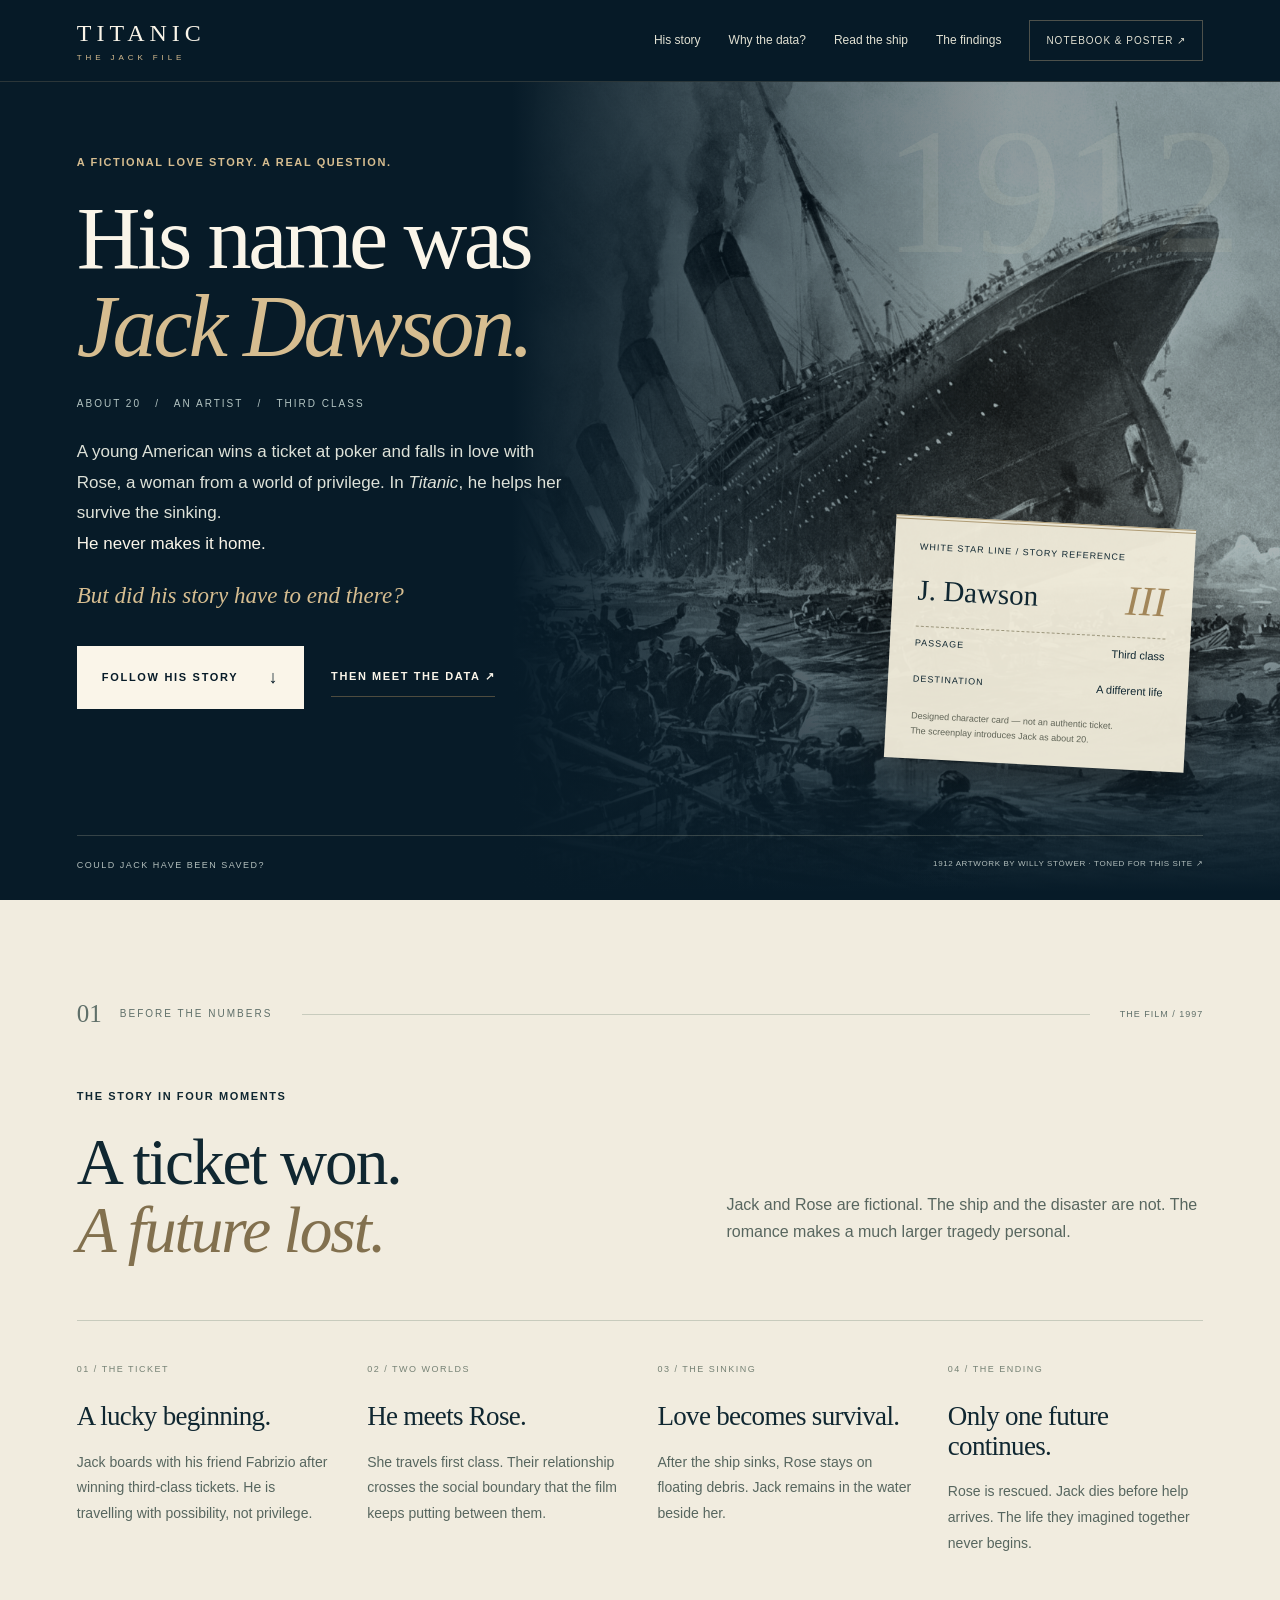
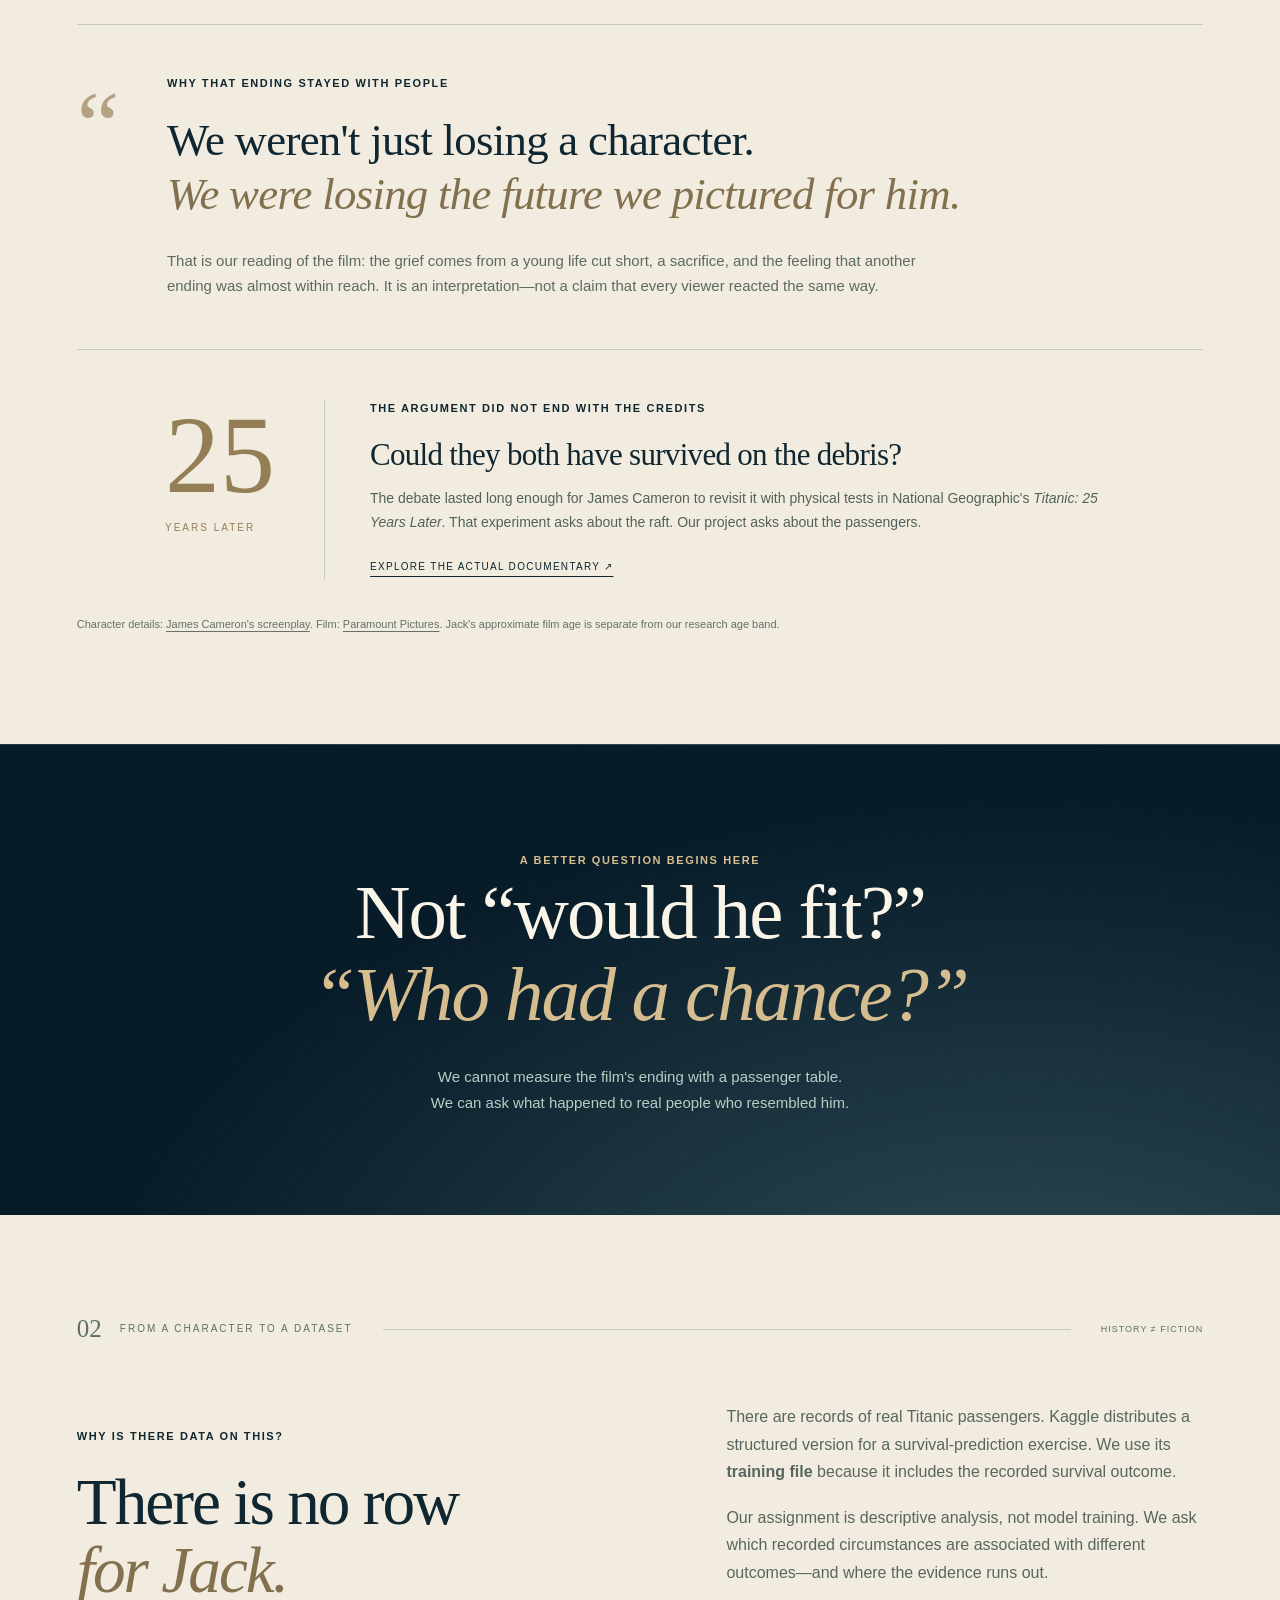
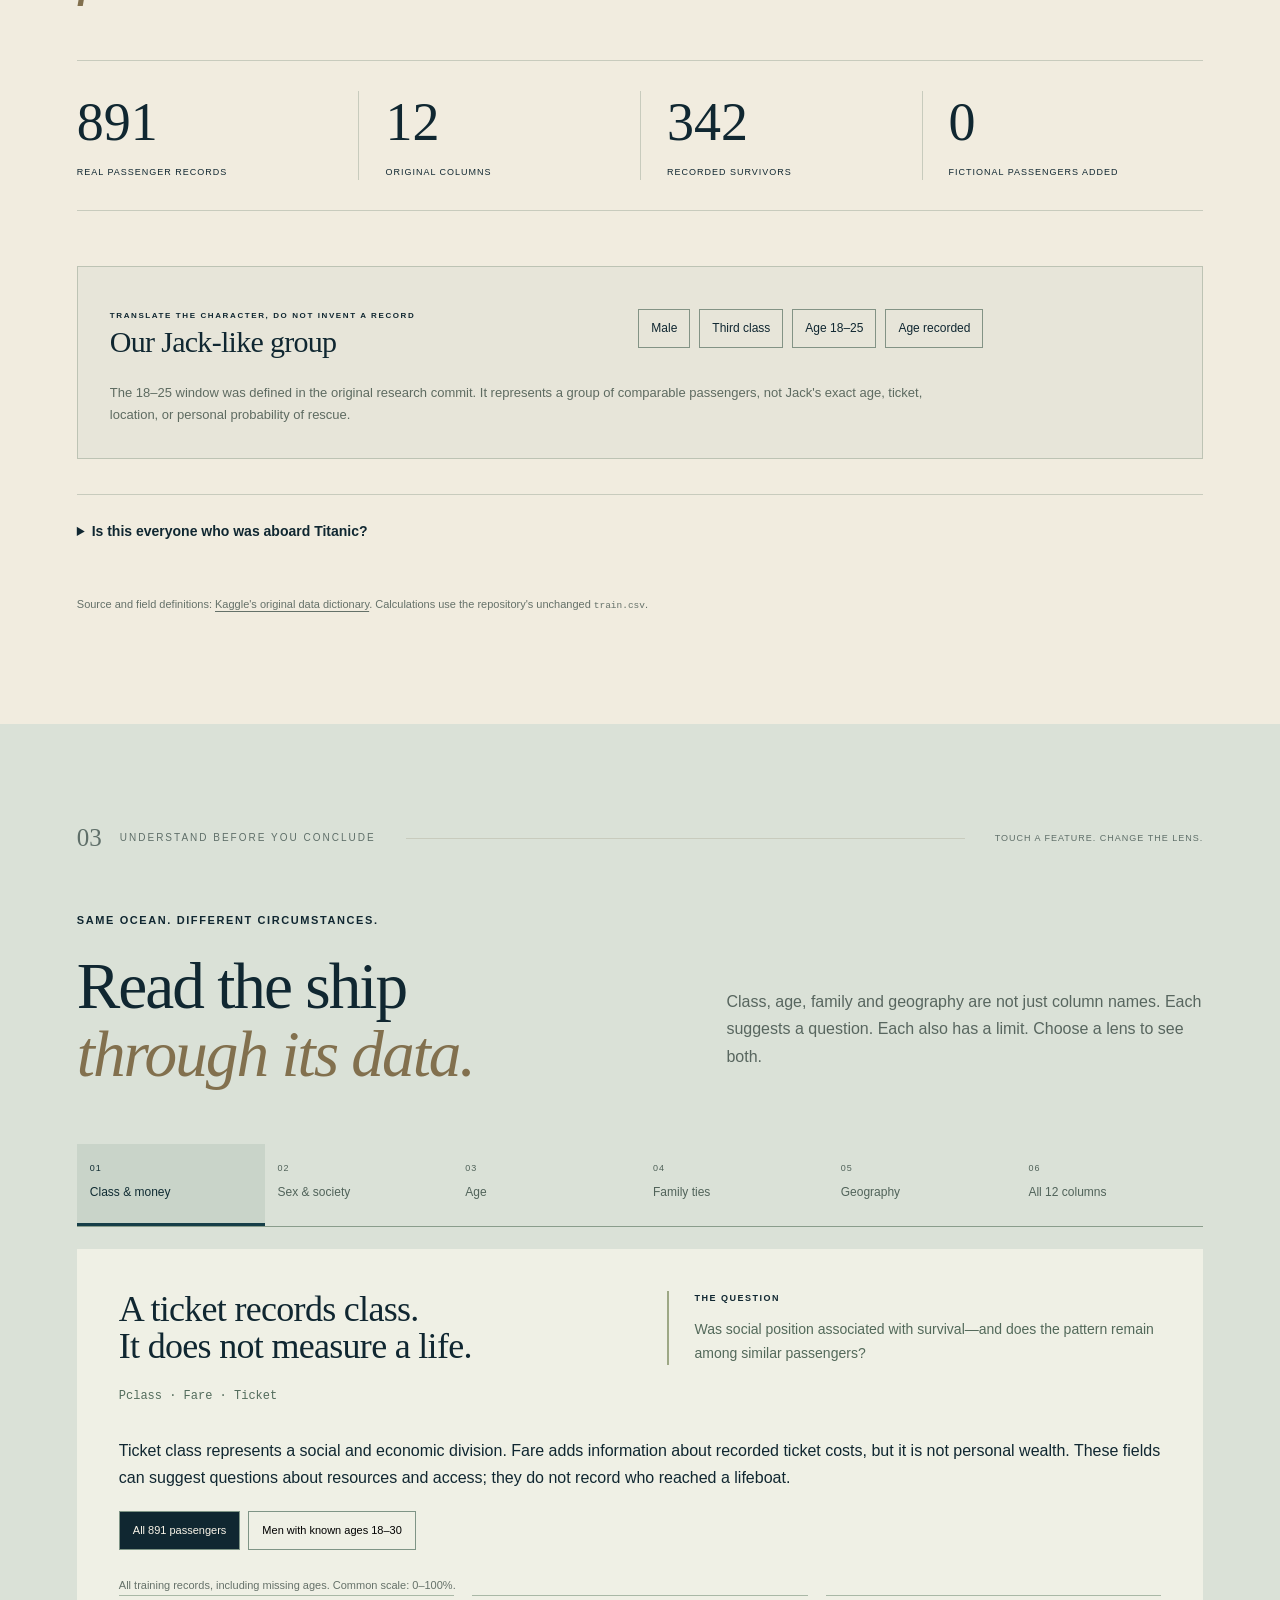
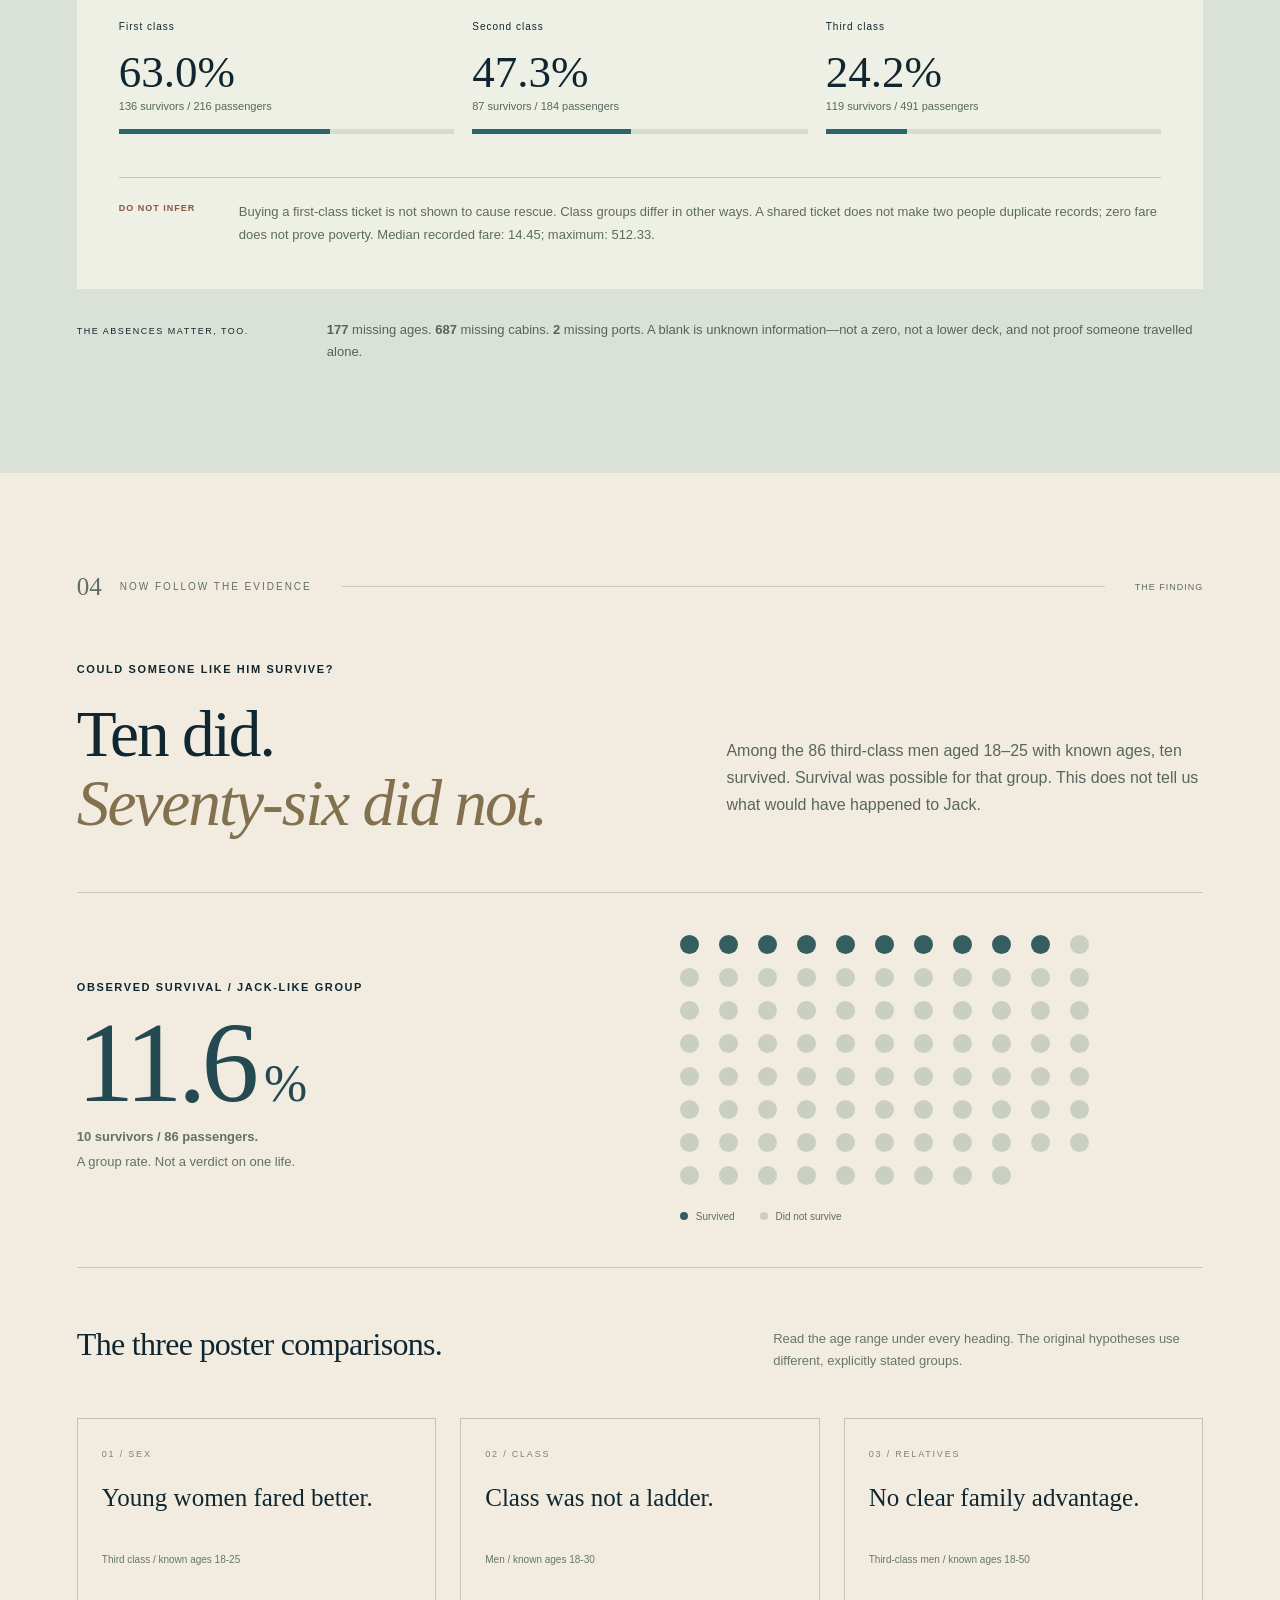
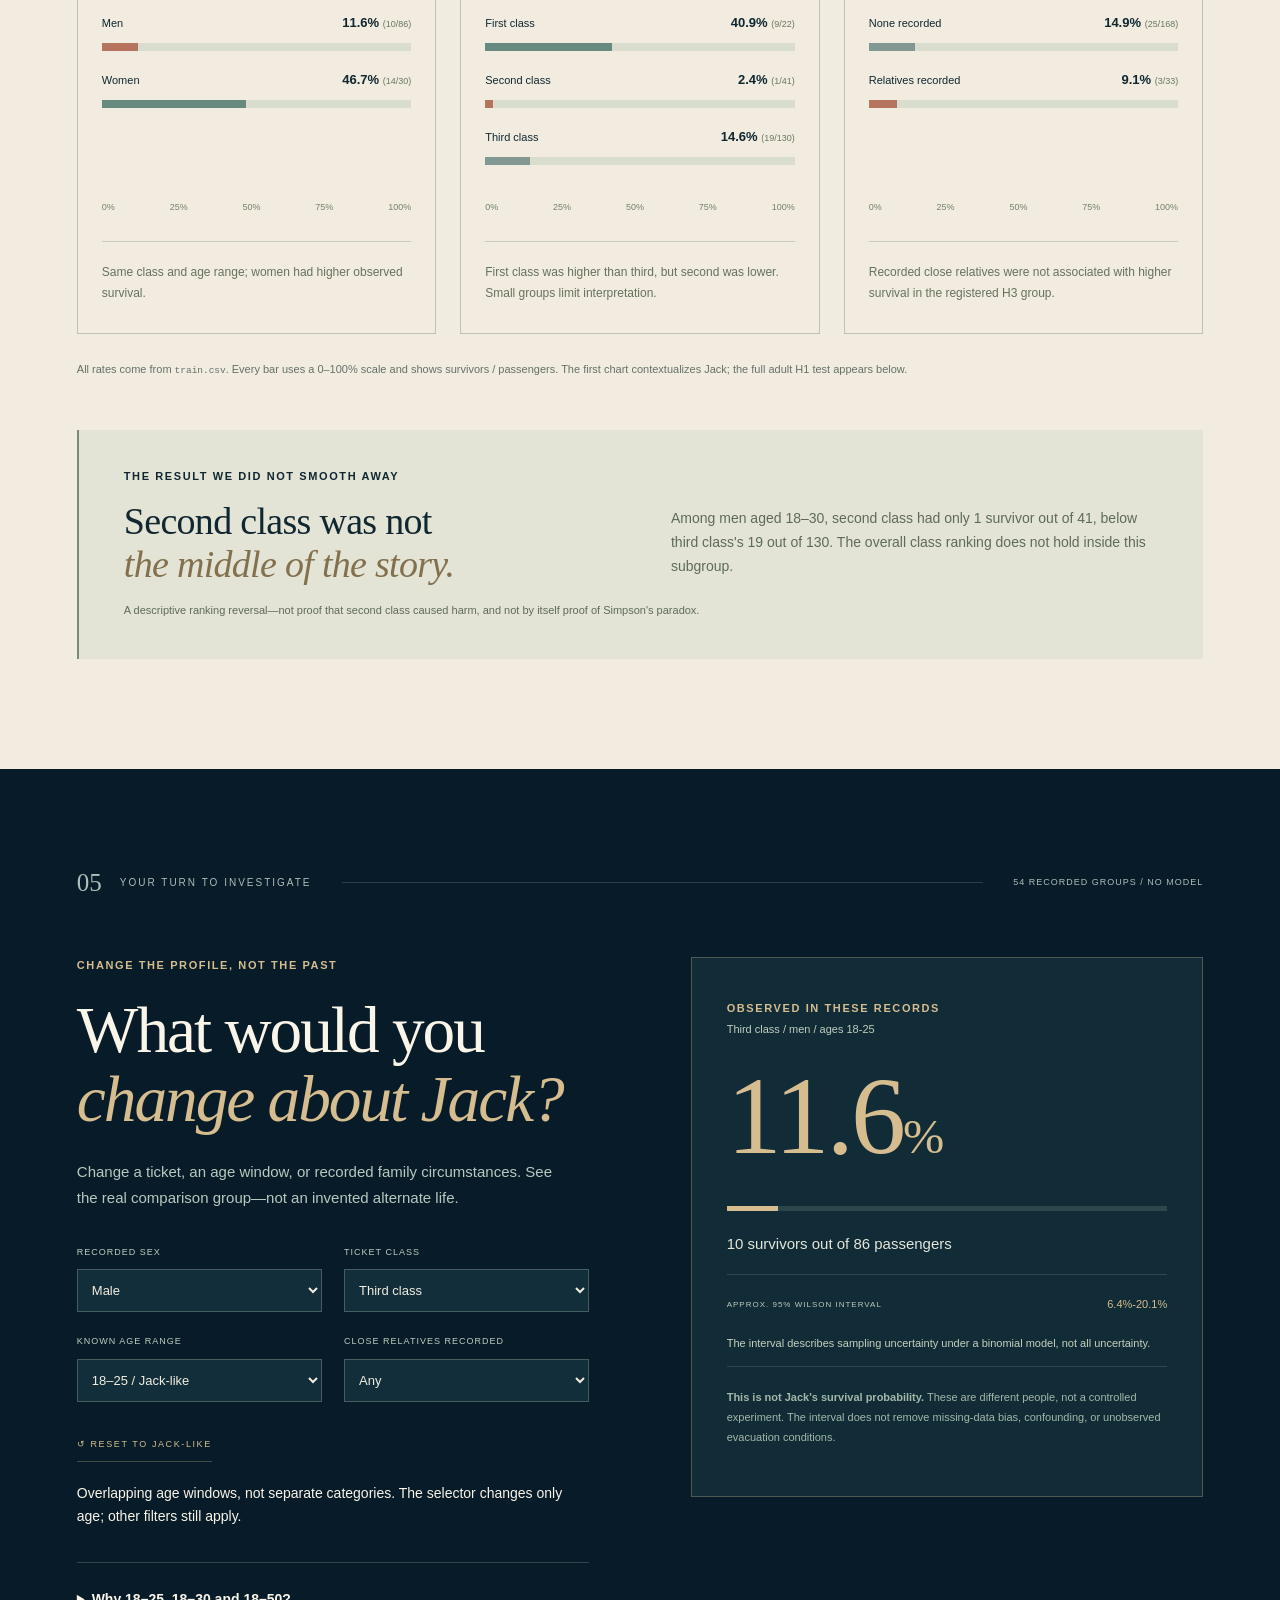
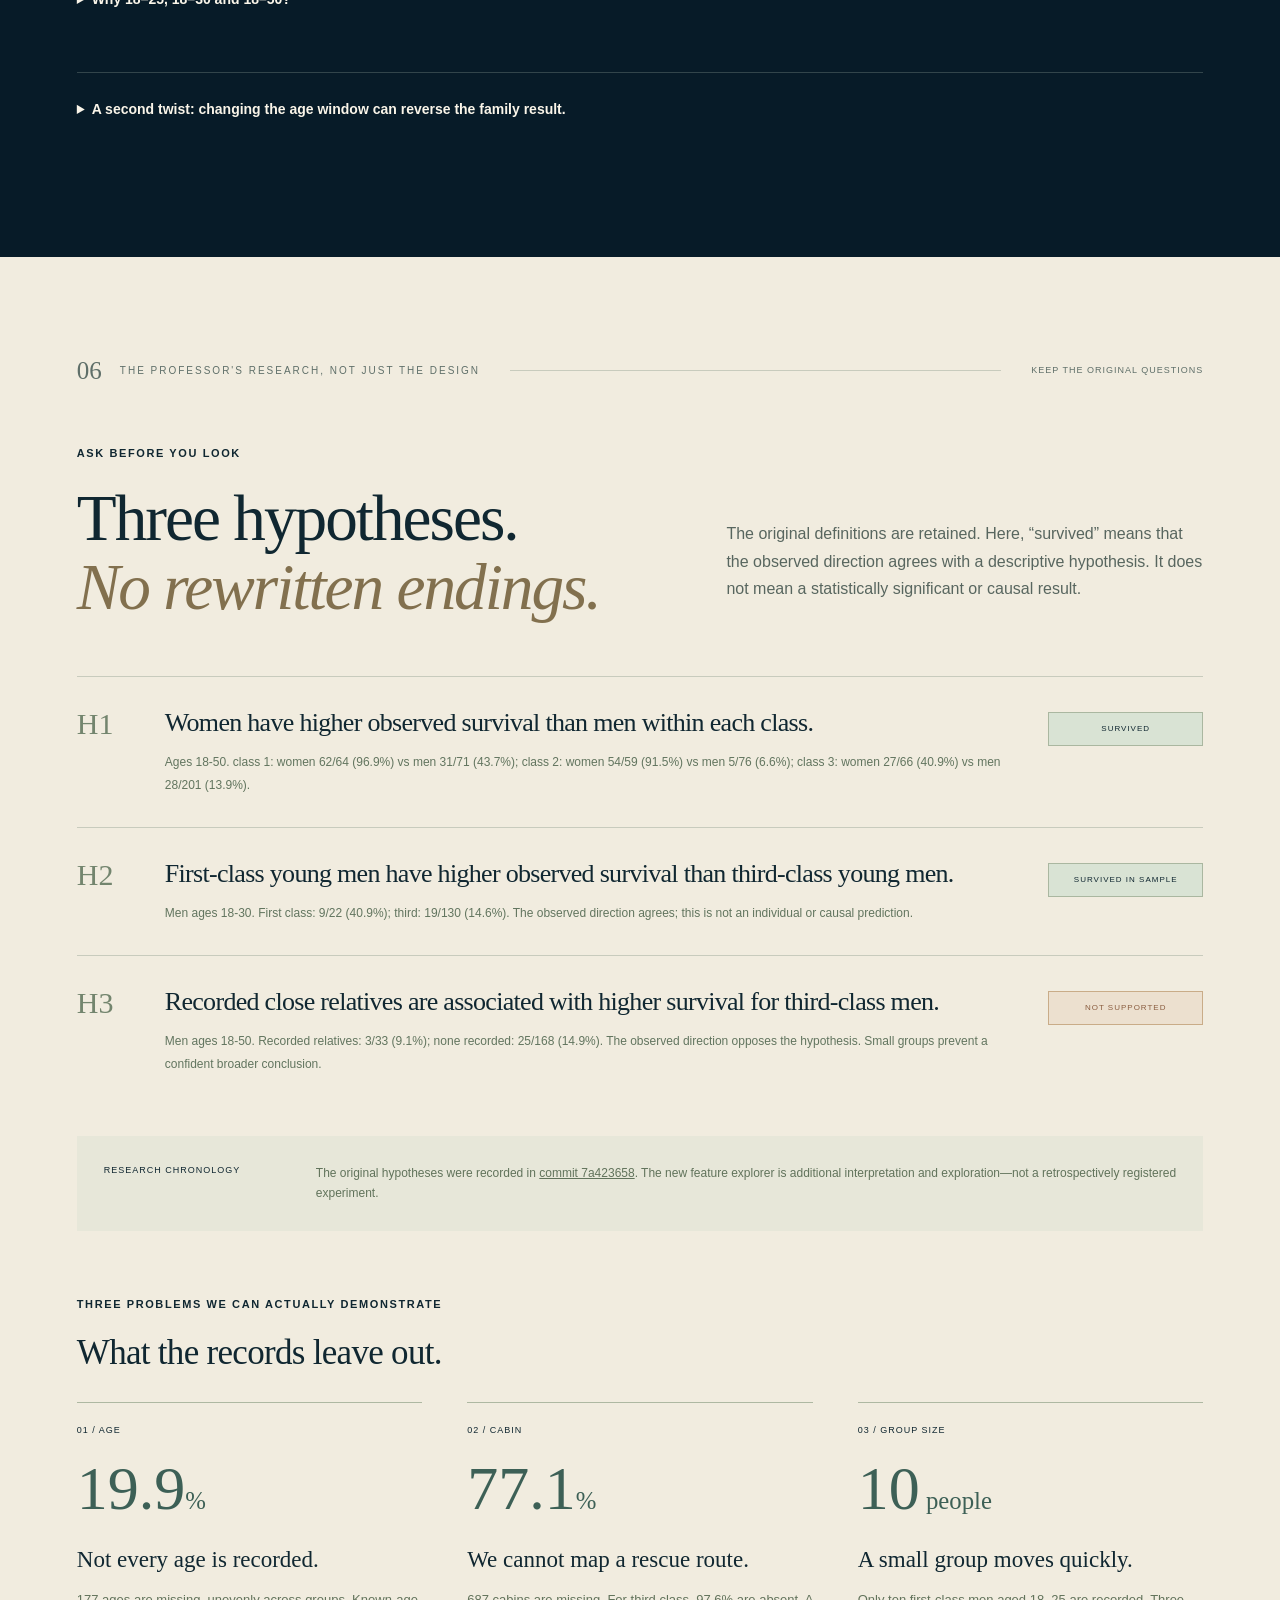
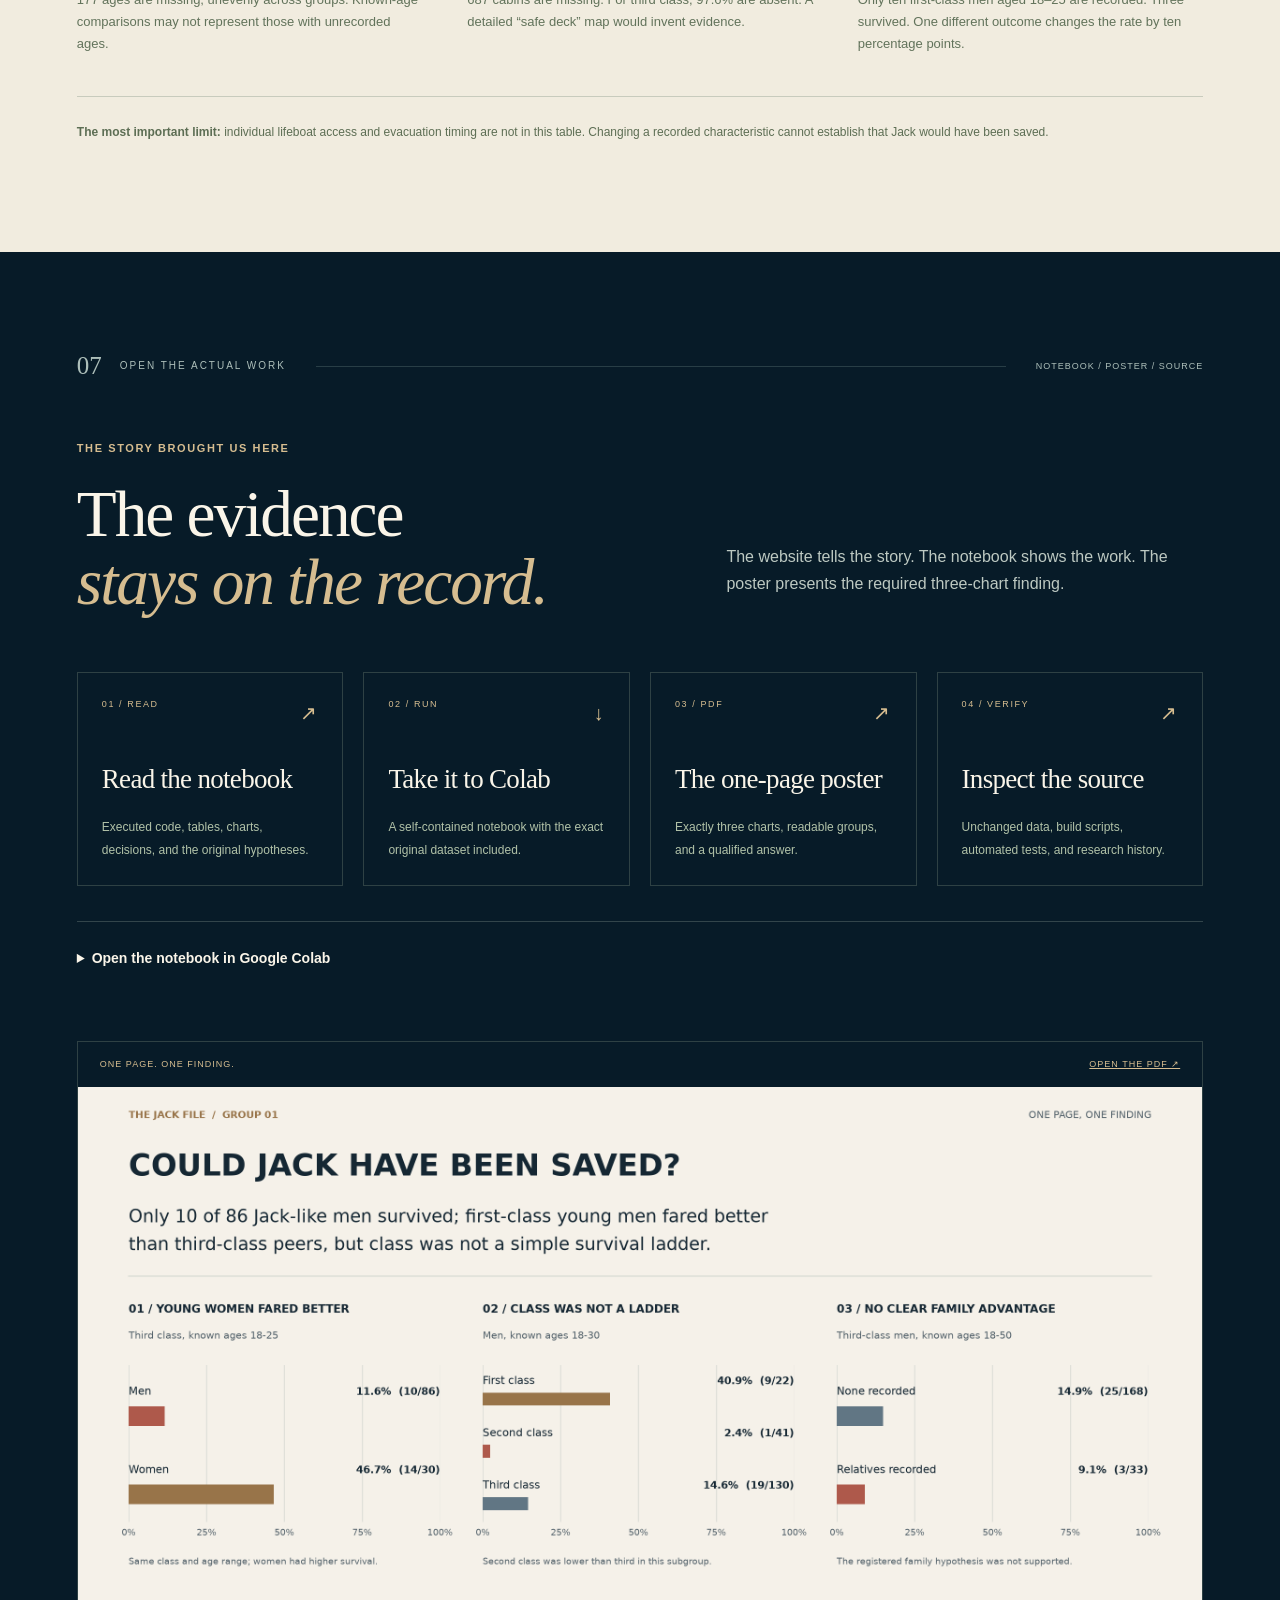
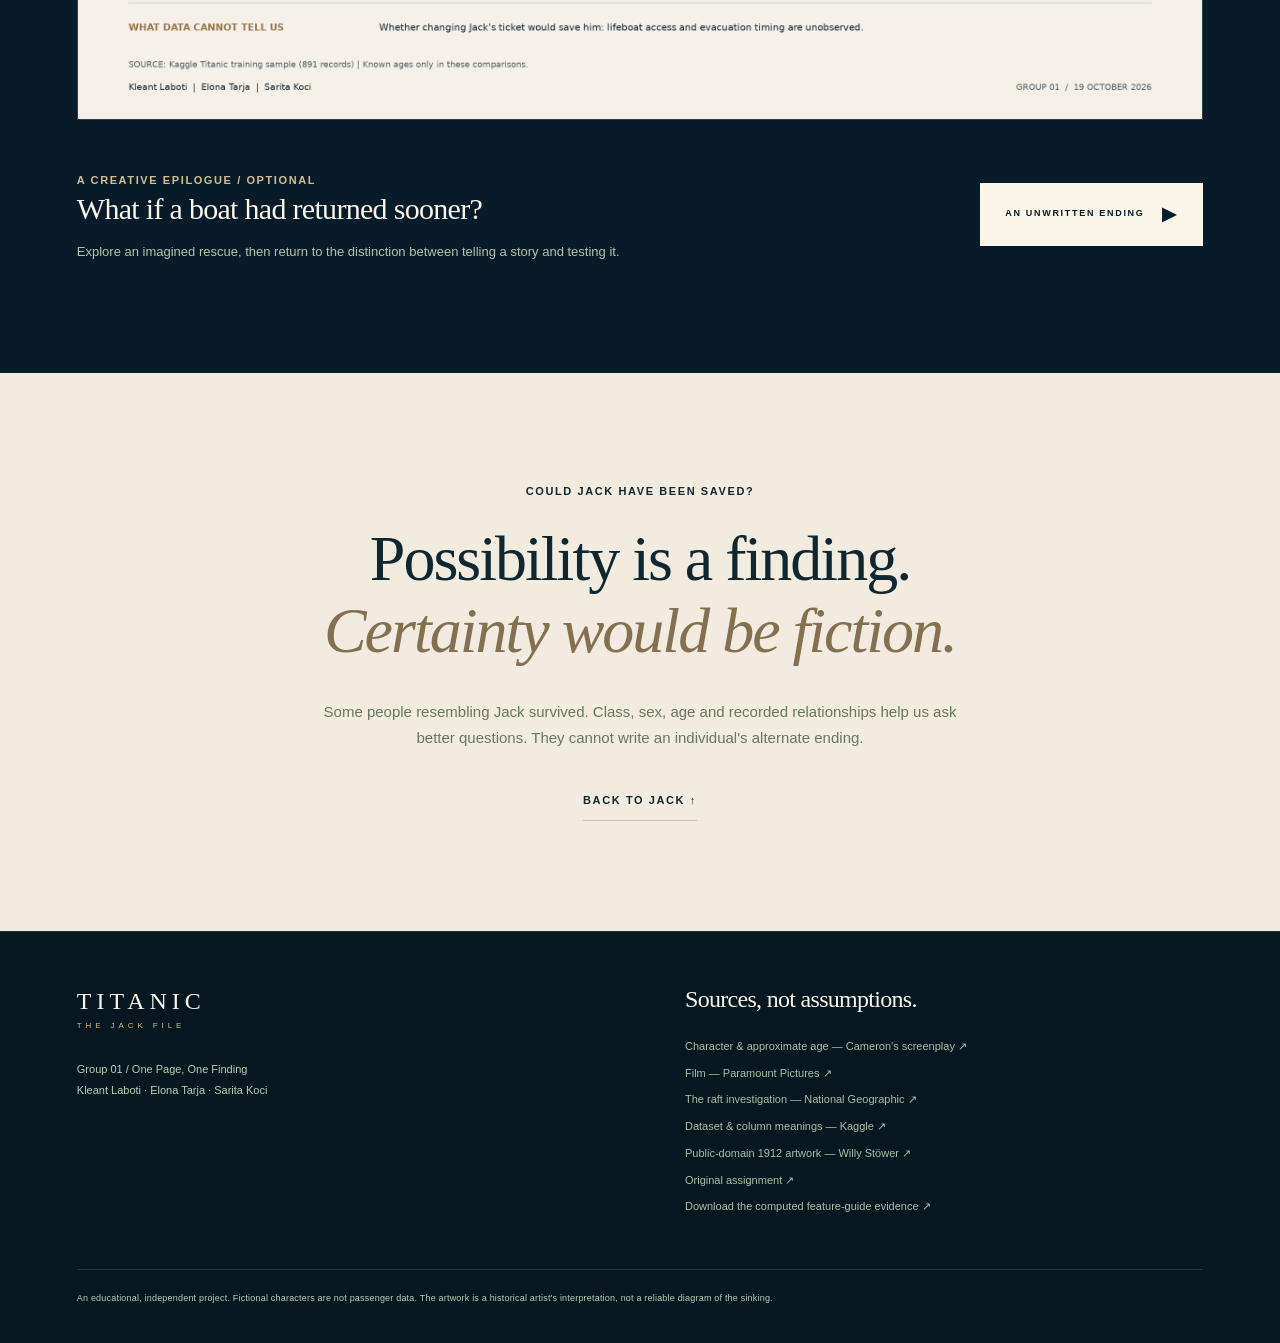
<file: docs/index.html>
<!doctype html>
<html lang="en">
<head>
<meta charset="utf-8"><meta name="viewport" content="width=device-width,initial-scale=1">
<meta name="theme-color" content="#071b28"><meta name="description" content="Meet Jack Dawson. Follow the story, understand the real Titanic passenger data, and explore what age, class, sex, family and geography can actually tell us about survival.">
<meta name="jack-release" content="story-first-v2">
<title>Titanic — His name was Jack Dawson.</title>
<link rel="icon" href="data:image/svg+xml,%3Csvg xmlns='http://www.w3.org/2000/svg' viewBox='0 0 40 40'%3E%3Crect width='40' height='40' fill='%23071b28'/%3E%3Ctext x='20' y='29' text-anchor='middle' fill='%23d6bd90' font-size='29'%3ET%3C/text%3E%3C/svg%3E">
<style>/* Titanic: a story-first editorial exhibit. No external font or UI dependencies. */
:root{--ink:#102731;--night:#071b28;--deep:#0c2634;--paper:#f1ecdf;--cream:#faf5e9;--brass:#d6bd90;--muted:#67746f;--line:#c8cbbd;--sea:#619ca1;--red:#ba725e;--serif:Georgia,'Times New Roman',serif;--sans:Arial,Helvetica,sans-serif}*{box-sizing:border-box}html{scroll-behavior:smooth;scroll-padding-top:84px}body{margin:0;color:var(--ink);font:16px/1.7 var(--sans);background:var(--night);-webkit-font-smoothing:antialiased}body.no-scroll{overflow:hidden}button,select{font:inherit}button,a,select{-webkit-tap-highlight-color:transparent}button,a{touch-action:manipulation}button{cursor:pointer}a{color:inherit}button:focus-visible,a:focus-visible,select:focus-visible,summary:focus-visible,[tabindex]:focus-visible{outline:3px solid #eaa15f;outline-offset:5px}img{max-width:100%;height:auto}p{margin:0 0 1.2em}h1,h2,h3,h4{font-weight:400;margin:0;line-height:1.05}h1,h2,h3{font-family:var(--serif)}h2{font-size:clamp(38px,5.1vw,72px);letter-spacing:-2px}h2 em,h3 em{font-weight:400;color:#82704e}h3{font-size:clamp(25px,2.4vw,36px);letter-spacing:-.7px}h4{font-size:19px;line-height:1.3}code{font-size:.86em;overflow-wrap:anywhere}button{border-radius:0}button:disabled{opacity:.35;cursor:default}.wrap{width:min(1240px,88%);margin:auto}.paper{background:var(--paper)}.chapter{padding:100px 0 110px}.dark{background:var(--night);color:var(--cream)}.dark h2 em,.dark h3 em{color:var(--brass)}.eyebrow,.chapter-marker,.source-note,.hero-profile,.hero-bottom,.text-link,.button,.reset,.resource>span,.resource small,.chart-meta,.lens-tabs,.boarding-card,.footer-end{font-size:11px;letter-spacing:1.6px;line-height:1.6}.eyebrow{font-weight:600;margin-bottom:22px}.brass{color:var(--brass)}.skip{position:fixed;left:12px;top:-100px;z-index:999;background:var(--cream);color:var(--night);padding:14px}.skip:focus{top:12px}.reading-progress{position:fixed;top:0;left:0;width:100%;height:3px;z-index:1000}.reading-progress i{height:100%;width:0;display:block;background:var(--brass)}.header{height:82px;padding:0 6%;display:flex;justify-content:space-between;align-items:center;border-bottom:1px solid #d6bd902d;background:#071b28f5;color:var(--cream);position:sticky;top:0;z-index:50;backdrop-filter:blur(15px)}.brand{text-decoration:none;font-family:var(--serif);letter-spacing:5px;font-size:24px;line-height:1.2;white-space:nowrap}.brand span{font:8px var(--sans);display:block;letter-spacing:3.9px;margin-top:5px;color:var(--brass)}nav{display:flex;align-items:center;gap:28px}nav a{text-decoration:none;font-size:12px;color:#e1e1d3}nav a:hover{color:var(--brass)}nav .nav-file{padding:11px 16px;border:1px solid #d6bd9057;letter-spacing:1px;font-size:10px}.menu-button{display:none;background:none;color:inherit;border:0;letter-spacing:2px}.hero{color:var(--cream);min-height:720px;min-height:min(850px,calc(100svh - 82px));position:relative;overflow:hidden;isolation:isolate;background:var(--night)}.hero-visual{position:absolute;inset:0 0 0 40%;z-index:-1;background:radial-gradient(ellipse at 60% 35%,#72857d,#193644 48%,#071b28 80%)}.hero-visual img{width:100%;height:100%;object-fit:cover;object-position:52% 50%;filter:grayscale(.75) sepia(.4) hue-rotate(130deg) saturate(.55) brightness(.75);opacity:.95}.image-shade{position:absolute;inset:0;background:linear-gradient(90deg,var(--night) 0%,#071b2882 24%,#071b2800 65%),linear-gradient(0deg,var(--night) 1%,transparent 38%,#071b2830 90%)}.hero-year{position:absolute;top:20px;right:5%;font:clamp(95px,14vw,220px) var(--serif);color:#fff0d015;line-height:1}.hero-body{padding-top:clamp(55px,8vh,100px);padding-bottom:180px;position:relative}.hero h1{font-size:clamp(56px,6.9vw,108px);line-height:1;letter-spacing:-3.5px;max-width:860px;margin:0 0 26px}.hero h1 em{color:var(--brass);font-weight:400}.hero-profile{font-size:10px;color:#b4c5c3;letter-spacing:2px;margin-bottom:25px}.hero-intro{font-size:17px;line-height:1.8;color:#dee2d9;max-width:490px}.hero-intro strong{font-weight:400;color:var(--cream)}.hero-question{font:italic 23px/1.4 var(--serif);color:var(--brass);margin-top:16px}.hero-actions{display:flex;align-items:center;gap:27px;margin-top:34px}.button{padding:17px 24px;text-decoration:none;display:inline-flex;justify-content:space-between;align-items:center;gap:30px;border:1px solid transparent;letter-spacing:1.7px;font-weight:600;line-height:1.5}.button span{font-size:18px}.cream{background:var(--cream);color:var(--night)}.button:hover{background:var(--brass)}.text-link{text-decoration:none;display:inline-block;padding:10px 0;border-bottom:1px solid #a98b5c70;font-weight:600}.boarding-card{position:absolute;right:7%;bottom:135px;width:300px;background:#f2ecdbf2;color:var(--ink);padding:20px 25px;transform:rotate(3deg);box-shadow:0 15px 40px #0005;border-top:4px double #af9c76;font-size:9px;letter-spacing:1px}.boarding-title{font:29px var(--serif);letter-spacing:0;display:flex;align-items:center;justify-content:space-between;border-bottom:1px dashed #9c967c;padding:12px 0}.boarding-title i{font-size:42px;color:#a28659}.boarding-line{display:flex;justify-content:space-between;padding:9px 0}.boarding-line b{font-weight:400;font-size:11px;letter-spacing:0}.boarding-card small{display:block;font-size:9px;letter-spacing:0;line-height:1.7;color:#606457;padding-top:10px}.hero-bottom{position:absolute;bottom:28px;left:6%;right:6%;width:auto;border-top:1px solid #e2dbbd35;padding-top:22px;display:flex;justify-content:space-between;color:#b2bebc;font-size:9px;letter-spacing:1.5px}.hero-bottom a{text-decoration:none;font-size:8px;letter-spacing:.6px}.chapter-marker{display:flex;gap:18px;align-items:center;margin-bottom:60px;letter-spacing:2px;color:#5f6f69;font-size:10px}.chapter-marker>span{font:25px var(--serif);letter-spacing:0}.chapter-marker i{height:1px;background:var(--line);flex:1;margin:0 12px}.chapter-marker small{font-size:9px;letter-spacing:1px}.dark .chapter-marker{color:#adbfba}.dark .chapter-marker i{background:#8da69f40}.split-heading{display:grid;grid-template-columns:1.15fr 1fr;gap:9%;align-items:end;margin-bottom:55px}.split-heading>p,.split-heading>div+div{color:#58665f;max-width:500px;font-size:16px}.dark .split-heading>p{color:#bdc9c2}.story-beats{display:grid;grid-template-columns:repeat(4,1fr);border-top:1px solid var(--line);padding-top:32px;gap:35px}.story-beats article>span{font-size:9px;letter-spacing:1.5px;color:#758174}.story-beats h3{font-size:27px;line-height:1.1;margin:22px 0 18px}.story-beats p{font-size:14px;color:#57665f;line-height:1.85}.emotional-reading{border-top:1px solid var(--line);border-bottom:1px solid var(--line);padding:50px 8%;margin:50px 0;position:relative}.emotional-reading:before{content:'\201C';position:absolute;left:0;top:44px;color:#b4a282;font:96px var(--serif)}.emotional-reading h3{font-size:clamp(30px,3.5vw,48px);line-height:1.2;margin-bottom:26px}.emotional-reading>p:last-child{max-width:780px;color:#5c6a62;font-size:15px;margin:0}.debate{display:grid;grid-template-columns:160px 1fr;gap:45px;max-width:950px;margin:0 auto 35px}.debate-year{font:110px/1 var(--serif);color:#947e56;border-right:1px solid var(--line);display:block}.debate-year span{display:block;font:10px var(--sans);letter-spacing:2px;margin-top:12px}.debate h3{margin:0 0 15px;font-size:31px}.debate p:not(.eyebrow){font-size:14px;color:#52625a}.debate a{font-size:10px;letter-spacing:1.3px;text-underline-offset:6px}.source-note{font-size:11px;letter-spacing:0;line-height:1.85;color:#657169;margin:25px 0 0}.source-note a{text-underline-offset:3px}.turning-point{padding:100px 0;background:radial-gradient(ellipse at 80% 130%,#2f4d56,transparent 65%),var(--night);color:var(--cream);text-align:center;border-top:1px solid #57757b4d}.turning-point h2{font-size:clamp(46px,6vw,84px);line-height:1.07;margin-bottom:28px}.turning-point h2 em{color:var(--brass)}.turning-point p:last-child{font-size:15px;color:#bbccc5;margin:0}.dataset-facts{display:grid;grid-template-columns:repeat(4,1fr);border-top:1px solid var(--line);border-bottom:1px solid var(--line);padding:30px 0;margin:55px 0}.dataset-facts div{padding:0 26px;border-left:1px solid var(--line)}.dataset-facts div:first-child{border:0;padding-left:0}.dataset-facts strong{display:block;font:54px var(--serif)}.dataset-facts span{display:block;font-size:9px;letter-spacing:1px;margin-top:12px}.proxy{display:grid;grid-template-columns:1fr 1.1fr;gap:24px 45px;align-items:center;padding:32px;background:#e7e5d9;border:1px solid #bdc3b4}.proxy h3{font-size:30px}.proxy .eyebrow{font-size:8px;margin-bottom:12px}.proxy-tags{display:flex;gap:9px;flex-wrap:wrap}.proxy-tags span{border:1px solid #839385;border-radius:0;padding:8px 12px;font-size:12px}.proxy>p{grid-column:1/-1;font-size:13px;max-width:850px;color:#5e6b61;margin:0}.plain-details,.dark-details{border-top:1px solid var(--line);padding:20px 0;margin-top:35px;font-size:14px}.plain-details summary,.dark-details summary{cursor:pointer;font-weight:600;padding:5px 0}.plain-details p,.dark-details p{margin:20px 0 0;max-width:940px}.dark-details{border-color:#a7b9ab44;color:#c3cec5}.dark-details summary{color:var(--cream)}.understand{background:#dae1d7;color:var(--ink)}.lens-tabs{display:grid;grid-template-columns:repeat(6,1fr);border-bottom:1px solid #8a9d8c;gap:0}.lens-tabs button{border:0;border-bottom:3px solid transparent;background:none;color:#51635a;text-align:left;padding:17px 13px 20px;font-size:9px;letter-spacing:1px}.lens-tabs button span{display:block;margin-top:8px;font-size:12px;letter-spacing:0;white-space:nowrap}.lens-tabs button[aria-selected=true]{border-color:#163e48;color:#102c33;background:#c9d4c9}.lens-tabs button:hover{background:#cbd6cb}.lens-panel{background:#eff0e5;min-height:470px;padding:42px;margin-top:22px}.lens-intro{display:grid;grid-template-columns:1fr 1fr;gap:55px;margin-bottom:30px;align-items:start}.lens-intro h3{font-size:36px;margin-bottom:20px}.lens-intro p{font-size:14px;color:#53695a}.lens-fields{font-family:monospace;font-size:12px;color:#536c5c;display:block;margin-top:12px}.lens-question{border-left:2px solid #9da885;padding-left:25px;font-size:14px}.lens-question b{font-size:9px;letter-spacing:1.5px;display:block;margin-bottom:12px}.lens-question p{margin-bottom:0}.lens-switch{display:flex;gap:8px;margin:20px 0;flex-wrap:wrap}.lens-switch button{border:1px solid #7f9586;background:transparent;padding:9px 13px;font-size:11px}.lens-switch button[aria-pressed=true]{background:var(--ink);color:var(--cream)}.lens-stats{display:grid;grid-template-columns:repeat(3,1fr);gap:18px}.lens-stat{border-top:1px solid #a9b8a6;padding-top:15px}.lens-stat>span{font-size:10px;letter-spacing:1px}.lens-stat>strong{display:block;font:45px var(--serif);margin-top:8px}.lens-stat>small{display:block;color:#52695b;font-size:11px;line-height:1.6}.lens-bar{height:5px;background:#d5decc;margin:13px 0}.lens-bar i{display:block;height:100%;background:#2c6569}.lens-boundary{display:grid;grid-template-columns:100px 1fr;gap:20px;border-top:1px solid #c0c9b5;margin-top:30px;padding-top:22px;font-size:13px;line-height:1.8}.lens-boundary b{font-size:9px;letter-spacing:1px;color:#8b553f}.lens-boundary p{margin:0;color:#5b6c5e}.age-bars{display:grid;gap:14px}.age-line{display:grid;grid-template-columns:90px 1fr 105px;gap:18px;align-items:center;font-size:12px}.age-line .lens-bar{margin:0;height:8px}.age-line strong{font-size:12px;text-align:right}.age-line small{font-size:10px;font-weight:400}.port-route{display:flex;gap:16px;align-items:center;margin:20px 0 30px}.port-stop{flex:1;border-top:1px solid #8b9c88;padding-top:20px;position:relative}.port-stop:before{content:'';width:9px;height:9px;border-radius:50%;background:#3a6663;position:absolute;top:-5px;left:0}.port-stop strong{display:block;font:25px var(--serif)}.port-stop>small{font-size:10px;display:block;margin-top:8px}.port-stop>span{font-size:10px;letter-spacing:2px;color:#778978}.port-warning{background:#e2e5d9;padding:17px;font-size:12px}.dictionary{display:grid;grid-template-columns:1fr 1fr;gap:0 35px}.dictionary article{display:grid;grid-template-columns:100px 1fr;gap:18px;padding:14px 0;border-bottom:1px solid #ccd3c3;font-size:12px;line-height:1.7}.dictionary code{font-size:12px;font-weight:600}.dictionary p{margin:0}.dictionary small{display:block;color:#74856f}.missing-strip{display:grid;grid-template-columns:230px 1fr;gap:20px;margin-top:30px;align-items:start;font-size:13px}.missing-strip>span{font-size:9px;letter-spacing:1.5px;padding-top:5px}.missing-strip p{margin:0;color:#546654}.finding-panel{display:grid;grid-template-columns:1fr 1fr;gap:80px;border-top:1px solid var(--line);border-bottom:1px solid var(--line);padding:42px 0;align-items:center}.big-stat{font:clamp(80px,9vw,140px)/1.1 var(--serif);letter-spacing:-5px;color:#244950}.big-stat small{font-size:.45em;margin-left:10px}.finding-panel p{font-size:13px;line-height:1.85;color:#617267}.people-grid{display:grid;grid-template-columns:repeat(11,1fr);gap:14px;max-width:415px}.people-grid i{aspect-ratio:1;max-width:19px;border-radius:50%;background:#cad0c1;display:block}.people-grid i.alive{background:#345e5f}.dot-legend{display:flex;gap:25px;margin-top:23px;font-size:10px;color:#5c6f63}.dot-legend i{width:8px;height:8px;border-radius:50%;display:inline-block;background:#cad0c1;margin-right:5px}.dot-legend i.alive{background:#345e5f}.charts-heading{display:flex;justify-content:space-between;gap:60px;margin:60px 0 30px}.charts-heading h3{font-size:32px}.charts-heading p{max-width:430px;font-size:13px;color:#68766b}.chart-grid{display:grid;grid-template-columns:repeat(3,1fr);gap:24px}.chart-card{border:1px solid #bdc4b3;padding:28px 24px;display:flex;flex-direction:column}.chart-meta{font-size:9px;letter-spacing:1.8px;color:#7e826b;margin-bottom:22px}.chart-card h4{font:25px/1.1 var(--serif);min-height:55px}.chart-sub{font-size:10px;color:#667963;margin:12px 0 25px;line-height:1.8}.chart-bars{min-height:196px}.bar-group{margin:18px 0}.bar-label{display:flex;justify-content:space-between;gap:6px;font-size:11px;margin-bottom:9px;align-items:baseline}.bar-label strong{font-size:13px;white-space:nowrap}.bar-label small{font-size:9px;font-weight:400;color:#68785f}.bar-track{height:8px;background:#d8ddce}.bar-track i{height:100%;display:block;background:#668980}.bar-track i.coral{background:#b6745f}.bar-track i.slate{background:#829692}.axis{display:flex;justify-content:space-between;font-size:9px;color:#738268;margin-top:10px}.chart-caption{font-size:12px;line-height:1.8;color:#65725e;border-top:1px solid var(--line);padding-top:20px;margin:26px 0 0}.unexpected{margin-top:50px;padding:38px 45px;background:#e4e4d6;border-left:2px solid #798a76;display:grid;grid-template-columns:1fr 1fr;gap:15px 60px;align-items:center}.unexpected .eyebrow{grid-column:1/-1;margin:0}.unexpected h3{font-size:38px;line-height:1.12}.unexpected p{font-size:14px;margin:0;color:#5d6a5b}.unexpected .source-note{grid-column:1/-1;font-size:11px}.explorer-grid{display:grid;grid-template-columns:1fr 1fr;gap:9%;align-items:start}.explorer-deck{font-size:15px;color:#b8c9bf;max-width:480px;margin:26px 0}.filters{display:grid;grid-template-columns:1fr 1fr;gap:22px;margin-top:35px}.filters label{font-size:9px;letter-spacing:1px;color:#c0cdbd}.filters select{width:100%;border:1px solid #b7c3aa50;background:#122e3b;color:#f1eddf;padding:12px 10px;font-size:13px;letter-spacing:0;margin-top:9px;border-radius:0}.reset{padding:10px 0;background:none;border:0;border-bottom:1px solid #c7b08050;color:var(--brass);margin-top:25px;font-size:9px}.result-panel{border:1px solid #c5b88e55;background:#112b37;padding:35px;min-height:540px}.result-profile{font-size:11px;color:#bfcebe;line-height:1.8}.result-rate{font:110px/1.15 var(--serif);color:var(--brass);letter-spacing:-3px;min-height:133px}.result-rate small{font-size:.45em}.result-meter{height:5px;background:#4c6b6870;margin:20px 0}.result-meter span{display:block;background:var(--brass);height:100%;transition:width .4s ease}.result-count{font-size:15px;color:#e4e6d9}.uncertainty{border-top:1px solid #69857950;padding-top:20px;display:flex;justify-content:space-between;gap:20px;font-size:11px;align-items:center}.uncertainty span{font-size:8px;letter-spacing:1px;color:#bccbbb}.uncertainty strong{font-weight:400;color:var(--brass);white-space:nowrap}.small-warning{font-size:11px;color:#c7d1bd;margin-top:20px}.result-disclaimer{font-size:11px;line-height:1.85;color:#a3b8a9;margin:0;border-top:1px solid #69857950;padding-top:20px}.hypothesis{display:grid;grid-template-columns:58px 1fr 155px;gap:30px;padding:30px 0;border-top:1px solid var(--line);align-items:start}.hypothesis-code{font:30px var(--serif);color:#73856e}.hypothesis h3{font-size:26px;line-height:1.2;margin:0 0 13px}.hypothesis p{font-size:12px;color:#62755f;line-height:1.9;margin:0}.status{font-size:8px;letter-spacing:1px;background:#d9e3d4;border:1px solid #aab7a0;padding:9px;text-align:center;margin-top:5px}.status.no{background:#ece0cf;border-color:#c9ac88;color:#8a5d40}.integrity-note{padding:27px;background:#e7e7d9;display:grid;grid-template-columns:190px 1fr;gap:22px;margin-top:30px;font-size:12px}.integrity-note>span{font-size:9px;letter-spacing:1px}.integrity-note p{margin:0;color:#61735b}.limits-heading{margin:65px 0 30px}.limits-heading h3{font-size:35px}.limits-grid{display:grid;grid-template-columns:repeat(3,1fr);gap:45px}.limits-grid article{border-top:1px solid #aeb8a2;padding-top:20px}.limits-grid article>span{font-size:9px;letter-spacing:1px;display:block}.limits-grid strong{font:62px var(--serif);display:block;margin:15px 0 22px;color:#3d6056}.limits-grid strong small{font-size:.4em}.limits-grid h4{font:23px/1.2 var(--serif);margin-bottom:15px}.limits-grid p{font-size:13px;color:#62735b}.main-limit{font-size:12px;padding-top:25px;border-top:1px solid var(--line);color:#5d6e54;margin:25px 0 0}.resource-grid{display:grid;grid-template-columns:repeat(4,1fr);gap:20px}.resource{display:block;border:1px solid #a2b59740;padding:24px;text-decoration:none;transition:background .2s}.resource:hover{background:#173540}.resource>span{display:flex;justify-content:space-between;font-size:9px;color:var(--brass);margin-bottom:36px}.resource>span b{font-size:20px;font-weight:400}.resource h3{font-size:27px;line-height:1.1;margin-bottom:22px}.resource p{font-size:12px;color:#b1c2a8;line-height:1.85;margin:0}.poster-preview{border:1px solid #a2b59740;margin-top:45px}.poster-preview>div{display:flex;justify-content:space-between;font-size:9px;letter-spacing:1px;padding:15px 22px;color:var(--brass)}.poster-preview img{display:block;width:100%;height:auto}.imagined-ending{margin-top:45px;display:flex;gap:45px;align-items:center;justify-content:space-between}.imagined-ending h3{font-size:30px;margin-bottom:17px}.imagined-ending p{font-size:13px;color:#b2c4a7;max-width:650px;margin:0}.imagined-ending .button{flex-shrink:0;font-size:9px;gap:18px}.closing{text-align:center;padding:110px 0}.closing h2{font-size:clamp(40px,5vw,68px);line-height:1.13}.closing p:not(.eyebrow){font-size:15px;color:#68775e;max-width:640px;margin:32px auto}.footer{color:#bdcdb5;padding:55px 0 25px;background:#061720;border-top:1px solid #82927933}.footer-top{display:grid;grid-template-columns:1fr 1fr;gap:90px}.footer .brand{color:var(--cream);display:inline-block}.footer p{font-size:11px;margin-top:23px;line-height:1.9}.source-links h3{font-size:24px;color:var(--cream);margin-bottom:25px}.source-links a{display:block;font-size:11px;margin:8px 0;text-decoration:none;color:#adbea4}.source-links a:hover{text-decoration:underline}.footer .footer-end{font-size:9px;letter-spacing:.2px;border-top:1px solid #7f957140;padding-top:20px;margin-top:45px}.noscript{background:var(--cream);padding:25px;color:var(--ink);text-align:center;font-size:14px}.motion-note{font-size:10px;padding:0 24px 15px;color:#bcc9ae;margin:0}dialog{width:min(850px,92vw);max-height:92svh;padding:0;border:1px solid #b4a17d80;background:var(--night);color:var(--cream);overflow:auto}dialog::backdrop{background:#000b;backdrop-filter:blur(7px)}.dialog-head{display:flex;align-items:center;justify-content:space-between;padding:24px}.dialog-head .eyebrow{font-size:8px;margin:0 0 8px}.dialog-head h2{font-size:29px;letter-spacing:-.5px}.dialog-head button{background:none;border:0;font-size:30px;color:var(--cream);width:42px;height:42px}.motion-stage{height:330px;position:relative;overflow:hidden;background:linear-gradient(#0b2635,#1c4249)}.motion-moon{position:absolute;width:60px;height:60px;border-radius:50%;right:60px;top:25px;background:#d5c7a575;box-shadow:0 0 55px #d5c7a51a}.motion-sea{position:absolute;bottom:0;height:80px;width:120%;left:-10%;background:repeating-linear-gradient(177deg,#53797430 0 1px,transparent 2px 15px);animation:sea 12s ease-in-out infinite}.lifeboat{position:absolute;right:15%;bottom:35px;font:180px/1 var(--serif);color:#c6ac77;opacity:.4;transition:transform 4s,opacity 3s}.motion-stage[data-scene='1'] .lifeboat{transform:translateX(-55px);opacity:1}.motion-stage[data-scene='2'] .lifeboat{transform:translateX(-110px);opacity:1}.motion-stage[data-scene='3'] .lifeboat{transform:translateX(-180px);opacity:.1}.motion-text{position:relative;z-index:1;padding:40px 35px;max-width:620px}.motion-text h3{font-size:37px;margin:16px 0}.motion-text p{font-size:14px;line-height:1.8;color:#d7e0cc;max-width:530px}.fiction-label{position:absolute;left:35px;bottom:14px;font-size:8px;letter-spacing:1px;color:#a6b5a1}.scene-controls{display:flex;justify-content:space-between;gap:10px;padding:20px 24px}.scene-controls button{border:1px solid #879c7045;background:none;color:var(--brass);padding:10px 14px;font-size:9px;letter-spacing:1px}@keyframes sea{50%{transform:translate(4%,4px)}}@media(min-width:1700px){.hero{min-height:860px}.hero-body{padding-top:100px}.boarding-card{right:max(7%,calc((100% - 1240px)/2));width:330px}.hero-bottom{left:max(6%,calc((100% - 1240px)/2));right:max(6%,calc((100% - 1240px)/2))}}
@media(max-width:1100px){nav{gap:18px}nav a{font-size:11px}.header{padding:0 5%}.wrap{width:90%}.hero-body{padding-bottom:210px}.hero-intro{max-width:440px;font-size:15px}.boarding-card{right:5%;width:265px;bottom:125px}.hero h1{font-size:82px}.split-heading{gap:6%}.lens-panel{padding:30px}.chart-card{padding:24px 18px}.chart-grid{gap:15px}.resource-grid{grid-template-columns:repeat(2,1fr)}.resource{min-height:230px}.hero-bottom{left:5%;right:5%}.story-beats{gap:24px}.hero-profile{font-size:9px}.hero-actions{gap:20px}.text-link{font-size:9px}.result-panel{padding:27px}.result-rate{font-size:96px}}
@media(max-width:850px){.header{height:72px}.menu-button{display:block;font-size:10px}.menu-button span{font-size:20px;margin-left:10px}nav{display:none;position:absolute;left:0;right:0;top:71px;padding:22px 6%;background:var(--night);border-bottom:1px solid #8b997b55;gap:0;flex-direction:column;align-items:stretch}nav.open{display:flex}nav a{padding:12px 0;font-size:14px}nav .nav-file{margin-top:12px;text-align:center}.hero{min-height:800px}.hero h1{font-size:75px}.hero-visual{left:20%;opacity:.75}.hero-visual img{object-position:60% center}.image-shade{background:linear-gradient(90deg,#071b28f5,#071b2870 60%,#071b2820),linear-gradient(0deg,#071b28,transparent 80%)}.hero-body{padding-top:65px}.hero-intro{max-width:490px}.boarding-card{bottom:88px;right:7%;width:235px;padding:12px 20px}.boarding-card small{font-size:8px}.boarding-card>span{font-size:7px}.boarding-title{font-size:23px}.boarding-title i{font-size:34px}.boarding-line{padding:5px 0}.hero-bottom{font-size:8px;bottom:23px}.hero-bottom a{font-size:7px;max-width:210px;text-align:right}.chapter{padding:70px 0 80px}.chapter-marker{margin-bottom:42px;gap:12px;font-size:8px}.chapter-marker small{font-size:7px}.chapter-marker i{margin:0 5px}.story-beats{grid-template-columns:1fr 1fr;gap:25px 35px}.split-heading{grid-template-columns:1fr;gap:26px;align-items:start;margin-bottom:35px}.split-heading>p,.split-heading>div+div{max-width:650px;font-size:15px}.split-heading>p{margin:0}.emotional-reading{padding:40px 7%}.debate{grid-template-columns:110px 1fr;gap:28px}.debate-year{font-size:85px}.debate h3{font-size:26px}.dataset-facts strong{font-size:45px}.dataset-facts div{padding:0 16px}.dataset-facts span{font-size:8px}.proxy{grid-template-columns:1fr}.lens-tabs{grid-template-columns:repeat(3,1fr);border-bottom:0;gap:1px;background:#bbcbb8}.lens-tabs button{background:#dae1d7;padding:12px;font-size:8px}.lens-tabs button span{margin-top:4px;font-size:11px}.lens-intro{grid-template-columns:1fr;gap:15px}.lens-question{padding-left:15px}.lens-stats{gap:15px}.lens-stat>strong{font-size:38px}.dictionary{grid-template-columns:1fr}.missing-strip{grid-template-columns:1fr;gap:10px}.finding-panel{gap:30px}.people-grid{gap:11px}.chart-grid{grid-template-columns:1fr}.chart-card h4{min-height:0}.chart-bars{min-height:0}.chart-card{padding:25px}.chart-sub{margin:12px 0}.bar-group{margin:17px 0}.chart-caption{margin-top:20px}.charts-heading{gap:20px;margin-top:45px}.charts-heading h3{font-size:27px}.unexpected{padding:30px;gap:15px 25px}.unexpected h3{font-size:32px}.explorer-grid{gap:35px;grid-template-columns:1fr}.explorer-deck{max-width:650px}.result-panel{max-width:none;min-height:0}.result-rate{font-size:100px;min-height:115px}.hypothesis{grid-template-columns:45px 1fr;gap:20px}.status{grid-column:2;width:155px;margin:0}.hypothesis h3{font-size:24px}.integrity-note{grid-template-columns:1fr;gap:10px}.limits-grid{gap:25px}.limits-grid strong{font-size:52px}.limits-grid h4{font-size:21px}.imagined-ending{align-items:flex-start;flex-direction:column;gap:22px}.footer-top{gap:45px}.closing{padding:80px 0}}
@media(max-width:560px){.wrap{width:88%}.header{padding:0 6%;height:68px}.brand{font-size:21px}.brand span{font-size:7px;letter-spacing:3.3px}nav{top:67px}.hero{min-height:860px}.hero-body{padding-top:45px;padding-bottom:280px}.hero h1{font-size:clamp(45px,11.8vw,65px);line-height:1.06;letter-spacing:-1.8px;margin-bottom:24px}.hero .eyebrow{font-size:8px;letter-spacing:1.4px;max-width:270px}.hero-profile{font-size:8px;letter-spacing:.8px;line-height:1.9}.hero-intro{font-size:14px;line-height:1.95;max-width:350px}.hero-question{font-size:21px;max-width:300px}.hero-actions{align-items:flex-start;flex-direction:column;gap:12px;margin-top:26px}.hero-actions .button{font-size:9px;padding:14px 20px}.hero-visual{left:0;opacity:.63}.hero-visual img{object-position:56% center}.image-shade{background:linear-gradient(90deg,#071b28ee 0%,#071b28a0 64%,#071b2840),linear-gradient(0deg,#071b28,transparent 70%)}.hero-year{font-size:130px;right:-10px;top:420px;color:#d4e2da26}.boarding-card{width:222px;right:8%;bottom:97px;transform:rotate(3deg);padding:13px 18px}.boarding-title{font-size:22px;padding:6px 0}.boarding-title i{font-size:27px}.boarding-line{font-size:7px}.boarding-line b{font-size:9px}.boarding-card small{line-height:1.5}.hero-bottom{font-size:7px;letter-spacing:.5px;flex-direction:column;gap:5px;bottom:20px;padding-top:14px}.hero-bottom a{text-align:left;max-width:none;font-size:6px}.chapter{padding:52px 0 60px}h2{font-size:42px;letter-spacing:-1.4px}.eyebrow{font-size:8px;letter-spacing:1.4px;margin-bottom:17px}.chapter-marker{margin-bottom:32px;font-size:7px;letter-spacing:.8px;gap:8px}.chapter-marker>span{font-size:22px}.chapter-marker small{display:none}.story-beats{gap:22px;padding-top:22px}.story-beats article>span{font-size:7px;letter-spacing:.7px}.story-beats h3{font-size:23px;margin-top:15px}.story-beats p{font-size:12px;line-height:1.85}.emotional-reading{padding:30px 0 30px 24px;margin:25px 0 35px}.emotional-reading:before{font-size:50px;left:-6px;top:26px}.emotional-reading h3{font-size:30px}.emotional-reading>p:last-child{font-size:13px}.debate{grid-template-columns:65px 1fr;gap:20px}.debate-year{font-size:56px}.debate-year span{font-size:7px;letter-spacing:.5px}.debate h3{font-size:25px}.debate p:not(.eyebrow){font-size:12px}.debate a{font-size:8px;letter-spacing:.5px}.source-note{font-size:10px}.turning-point{padding:65px 0}.turning-point h2{font-size:44px}.turning-point p:last-child{font-size:12px}.split-heading>p,.split-heading>div+div{font-size:14px}.dataset-facts{grid-template-columns:1fr 1fr;margin:35px 0;padding:25px 0;gap:25px 0}.dataset-facts div{padding:0 12px;border:0}.dataset-facts div:first-child{padding-left:12px}.dataset-facts strong{font-size:42px}.dataset-facts span{font-size:7px;letter-spacing:.6px;margin-top:7px}.proxy{padding:22px;gap:18px}.proxy h3{font-size:28px}.proxy-tags{gap:6px}.proxy-tags span{font-size:10px;padding:7px 10px}.proxy>p{font-size:11px}.plain-details,.dark-details{font-size:12px}.lens-panel{padding:24px 19px;margin-top:15px;min-height:520px}.lens-tabs button{padding:12px 7px}.lens-tabs button span{font-size:10px;white-space:normal;line-height:1.5}.lens-intro h3{font-size:31px}.lens-intro p{font-size:12px}.lens-fields{font-size:10px}.lens-question{font-size:12px}.lens-stats{grid-template-columns:1fr;gap:19px}.lens-stat{display:grid;grid-template-columns:1fr 85px;gap:0 15px;padding-top:15px}.lens-stat>strong{font-size:36px;grid-column:2;grid-row:1/3;margin:0;text-align:right}.lens-stat>span{font-size:10px;align-self:center}.lens-stat>small{font-size:10px}.lens-stat>.lens-bar{grid-column:1/-1;margin:10px 0 0}.lens-boundary{grid-template-columns:1fr;gap:8px;font-size:11px;margin-top:25px;padding-top:18px}.lens-switch button{font-size:10px;padding:8px 10px}.age-line{grid-template-columns:48px 1fr 83px;font-size:9px;gap:10px}.age-line strong{font-size:10px}.age-line small{font-size:8px}.port-route{flex-direction:column;align-items:stretch;gap:22px}.port-stop strong{font-size:24px}.dictionary article{grid-template-columns:74px 1fr;gap:12px;font-size:11px}.dictionary code{font-size:10px}.missing-strip p{font-size:11px}.finding-panel{grid-template-columns:1fr;padding:28px 0;gap:10px}.big-stat{font-size:100px}.finding-panel p{font-size:12px}.people-grid{gap:10px;max-width:300px}.people-grid i{max-width:14px}.dot-legend{margin:18px 0;font-size:9px}.charts-heading{flex-direction:column;gap:15px;margin:35px 0 20px}.charts-heading p{font-size:12px;margin:0}.chart-card h4{font-size:25px}.bar-label{font-size:11px}.unexpected{grid-template-columns:1fr;padding:25px}.unexpected h3{font-size:32px}.unexpected p{font-size:12px}.explorer-deck{font-size:13px}.filters{gap:18px 12px}.filters label{font-size:7px;letter-spacing:.5px}.filters select{font-size:11px;padding:12px 7px}.result-panel{padding:25px 22px}.result-rate{font-size:95px;min-height:110px}.result-count{font-size:13px}.uncertainty{gap:10px}.uncertainty span{font-size:7px;letter-spacing:.6px}.uncertainty strong{font-size:11px}.hypothesis{grid-template-columns:34px 1fr;gap:15px;padding:24px 0}.hypothesis h3{font-size:22px}.hypothesis p{font-size:11px}.status{font-size:7px;width:140px}.hypothesis-code{font-size:25px}.integrity-note{padding:20px;font-size:11px}.limits-heading{margin-top:40px}.limits-grid{grid-template-columns:1fr;gap:20px}.limits-grid article{display:grid;grid-template-columns:1fr 1fr;gap:10px 20px}.limits-grid article>span{grid-column:1/-1;font-size:8px}.limits-grid strong{font-size:48px;margin:5px 0}.limits-grid h4{font-size:22px;align-self:center;margin:0}.limits-grid p{font-size:12px;grid-column:1/-1}.main-limit{font-size:11px}.resource-grid{grid-template-columns:1fr;gap:12px}.resource{min-height:0;padding:23px}.resource>span{margin-bottom:18px;font-size:8px}.resource h3{font-size:28px;margin-bottom:14px}.resource p{font-size:12px}.poster-preview>div{font-size:7px;padding:12px;gap:10px;letter-spacing:.3px}.imagined-ending h3{font-size:27px}.imagined-ending p{font-size:12px}.closing h2{font-size:37px}.closing p:not(.eyebrow){font-size:13px}.footer-top{grid-template-columns:1fr;gap:25px}.footer p{font-size:10px}.source-links a{font-size:10px}.footer .footer-end{font-size:8px}.motion-stage{height:360px}.dialog-head{padding:20px}.dialog-head h2{font-size:25px}.motion-text{padding:30px 24px}.motion-text h3{font-size:31px}.motion-text p{font-size:12px}.fiction-label{left:24px;right:24px;font-size:7px;line-height:1.6}.scene-controls{padding:15px}.scene-controls button{padding:10px 8px;font-size:8px}.motion-note{font-size:9px}.motion-moon{width:40px;height:40px;right:20px}}
@media(prefers-reduced-motion:reduce){html{scroll-behavior:auto}*,*:before,*:after{animation:none!important;transition:none!important}}
</style>
</head>
<body>
<a class="skip" href="#story">Skip to the story</a>
<div class="reading-progress" aria-hidden="true"><i id="read-progress"></i></div>
<header class="header"><a class="brand" href="#top">TITANIC<span>THE JACK FILE</span></a><button class="menu-button" id="menu-button" aria-expanded="false" aria-controls="navigation">MENU <span aria-hidden="true">☰</span></button><nav id="navigation" aria-label="Chapters"><a href="#story">His story</a><a href="#dataset">Why the data?</a><a href="#understand">Read the ship</a><a href="#evidence">The findings</a><a class="nav-file" href="#archive">NOTEBOOK &amp; POSTER ↗</a></nav></header>
<main id="top">
<section class="hero" aria-labelledby="hero-title">
<div class="hero-visual"><img src="assets/titanic-1912.jpg" alt="Willy Stöwer's 1912 artistic depiction of Titanic sinking, with lifeboats in the foreground. This is an illustration, not a photograph." fetchpriority="high" width="1500" height="1027"><div class="image-shade"></div><span class="hero-year" aria-hidden="true">1912</span></div>
<div class="hero-body wrap"><p class="eyebrow brass">A FICTIONAL LOVE STORY. A REAL QUESTION.</p><h1 id="hero-title">His name was<br><em>Jack Dawson.</em></h1><p class="hero-profile">ABOUT 20 &nbsp; / &nbsp; AN ARTIST &nbsp; / &nbsp; THIRD CLASS</p><p class="hero-intro">A young American wins a ticket at poker and falls in love with Rose, a woman from a world of privilege. In <cite>Titanic</cite>, he helps her survive the sinking.<br><strong>He never makes it home.</strong></p><p class="hero-question">But did his story have to end there?</p><div class="hero-actions"><a class="button cream" href="#story">FOLLOW HIS STORY <span>↓</span></a><a class="text-link" href="#dataset">THEN MEET THE DATA ↗</a></div></div>
<aside class="boarding-card" aria-label="Fictional character profile"><span>WHITE STAR LINE / STORY REFERENCE</span><div class="boarding-title">J. Dawson <i>III</i></div><div class="boarding-line"><span>PASSAGE</span><b>Third class</b></div><div class="boarding-line"><span>DESTINATION</span><b>A different life</b></div><small>Designed character card — not an authentic ticket.<br>The screenplay introduces Jack as about 20.</small></aside>
<div class="hero-bottom wrap"><span>COULD JACK HAVE BEEN SAVED?</span><a href="#sources">1912 ARTWORK BY WILLY STÖWER · TONED FOR THIS SITE ↗</a></div>
</section>
<section class="paper chapter" id="story" aria-labelledby="story-title"><div class="wrap"><div class="chapter-marker"><span>01</span> BEFORE THE NUMBERS <i></i><small>THE FILM / 1997</small></div><div class="split-heading"><div><p class="eyebrow">THE STORY IN FOUR MOMENTS</p><h2 id="story-title">A ticket won.<br><em>A future lost.</em></h2></div><p>Jack and Rose are fictional. The ship and the disaster are not. The romance makes a much larger tragedy personal.</p></div><div class="story-beats"><article><span>01 / THE TICKET</span><h3>A lucky beginning.</h3><p>Jack boards with his friend Fabrizio after winning third-class tickets. He is travelling with possibility, not privilege.</p></article><article><span>02 / TWO WORLDS</span><h3>He meets Rose.</h3><p>She travels first class. Their relationship crosses the social boundary that the film keeps putting between them.</p></article><article><span>03 / THE SINKING</span><h3>Love becomes survival.</h3><p>After the ship sinks, Rose stays on floating debris. Jack remains in the water beside her.</p></article><article><span>04 / THE ENDING</span><h3>Only one future continues.</h3><p>Rose is rescued. Jack dies before help arrives. The life they imagined together never begins.</p></article></div>
<div class="emotional-reading"><p class="eyebrow">WHY THAT ENDING STAYED WITH PEOPLE</p><h3>We weren't just losing a character.<br><em>We were losing the future we pictured for him.</em></h3><p>That is our reading of the film: the grief comes from a young life cut short, a sacrifice, and the feeling that another ending was almost within reach. It is an interpretation—not a claim that every viewer reacted the same way.</p></div>
<div class="debate"><span class="debate-year">25<span>YEARS LATER</span></span><div><p class="eyebrow">THE ARGUMENT DID NOT END WITH THE CREDITS</p><h3>Could they both have survived on the debris?</h3><p>The debate lasted long enough for James Cameron to revisit it with physical tests in National Geographic's <cite>Titanic: 25 Years Later</cite>. That experiment asks about the raft. Our project asks about the passengers.</p><a href="https://www.natgeotv.com/uk/shows/natgeo/titanic-25-years-later-with-james-cameron" target="_blank" rel="noopener">EXPLORE THE ACTUAL DOCUMENTARY ↗</a></div></div><p class="source-note">Character details: <a href="https://imsdb.com/scripts/Titanic.html" target="_blank" rel="noopener">James Cameron's screenplay</a>. Film: <a href="https://www.paramountpictures.com/movies/titanic" target="_blank" rel="noopener">Paramount Pictures</a>. Jack's approximate film age is separate from our research age band.</p></div></section>
<section class="turning-point"><div class="wrap"><span class="eyebrow brass">A BETTER QUESTION BEGINS HERE</span><h2>Not “would he fit?”<br><em>“Who had a chance?”</em></h2><p>We cannot measure the film's ending with a passenger table.<br>We can ask what happened to real people who resembled him.</p></div></section>
<section class="paper chapter" id="dataset" aria-labelledby="dataset-title"><div class="wrap"><div class="chapter-marker"><span>02</span> FROM A CHARACTER TO A DATASET <i></i><small>HISTORY ≠ FICTION</small></div><div class="split-heading"><div><p class="eyebrow">WHY IS THERE DATA ON THIS?</p><h2 id="dataset-title">There is no row<br><em>for Jack.</em></h2></div><div><p>There are records of real Titanic passengers. Kaggle distributes a structured version for a survival-prediction exercise. We use its <b>training file</b> because it includes the recorded survival outcome.</p><p>Our assignment is descriptive analysis, not model training. We ask which recorded circumstances are associated with different outcomes—and where the evidence runs out.</p></div></div><div class="dataset-facts"><div><strong>891</strong><span>REAL PASSENGER RECORDS</span></div><div><strong>12</strong><span>ORIGINAL COLUMNS</span></div><div><strong>342</strong><span>RECORDED SURVIVORS</span></div><div><strong>0</strong><span>FICTIONAL PASSENGERS ADDED</span></div></div><div class="proxy"><div><span class="eyebrow">TRANSLATE THE CHARACTER, DO NOT INVENT A RECORD</span><h3>Our Jack-like group</h3></div><div class="proxy-tags"><span>Male</span><span>Third class</span><span>Age 18–25</span><span>Age recorded</span></div><p>The 18–25 window was defined in the original research commit. It represents a group of comparable passengers, not Jack's exact age, ticket, location, or personal probability of rescue.</p></div><details class="plain-details"><summary>Is this everyone who was aboard Titanic?</summary><p>No. These are the 891 training records, not the complete passenger-and-crew population. Kaggle's separate test file withholds outcomes; <code>gender_submission.csv</code> contains example predictions, not historical survival labels. Neither belongs in our observed-survival calculations.</p></details><p class="source-note">Source and field definitions: <a href="https://www.kaggle.com/competitions/titanic/data" target="_blank" rel="noopener">Kaggle's original data dictionary</a>. Calculations use the repository's unchanged <code>train.csv</code>.</p></div></section>
<section class="understand chapter" id="understand" aria-labelledby="understand-title"><div class="wrap"><div class="chapter-marker"><span>03</span> UNDERSTAND BEFORE YOU CONCLUDE <i></i><small>TOUCH A FEATURE. CHANGE THE LENS.</small></div><div class="split-heading"><div><p class="eyebrow">SAME OCEAN. DIFFERENT CIRCUMSTANCES.</p><h2 id="understand-title">Read the ship<br><em>through its data.</em></h2></div><p>Class, age, family and geography are not just column names. Each suggests a question. Each also has a limit. Choose a lens to see both.</p></div>
<div class="lens-tabs" role="tablist" aria-label="Passenger data lenses"><button role="tab" aria-selected="true" aria-controls="lens-panel" id="tab-class" data-lens="class">01 <span>Class &amp; money</span></button><button role="tab" aria-selected="false" tabindex="-1" aria-controls="lens-panel" id="tab-sex" data-lens="sex">02 <span>Sex &amp; society</span></button><button role="tab" aria-selected="false" tabindex="-1" aria-controls="lens-panel" id="tab-age" data-lens="age">03 <span>Age</span></button><button role="tab" aria-selected="false" tabindex="-1" aria-controls="lens-panel" id="tab-family" data-lens="family">04 <span>Family ties</span></button><button role="tab" aria-selected="false" tabindex="-1" aria-controls="lens-panel" id="tab-geography" data-lens="geography">05 <span>Geography</span></button><button role="tab" aria-selected="false" tabindex="-1" aria-controls="lens-panel" id="tab-columns" data-lens="columns">06 <span>All 12 columns</span></button></div>
<div class="lens-panel" id="lens-panel" role="tabpanel" tabindex="0" aria-labelledby="tab-class"><div id="lens-content"></div></div>
<div class="missing-strip"><span>THE ABSENCES MATTER, TOO.</span><p><b>177</b> missing ages. <b>687</b> missing cabins. <b>2</b> missing ports. A blank is unknown information—not a zero, not a lower deck, and not proof someone travelled alone.</p></div></div></section>
<section class="paper chapter" id="evidence" aria-labelledby="evidence-title"><div class="wrap"><div class="chapter-marker"><span>04</span> NOW FOLLOW THE EVIDENCE <i></i><small>THE FINDING</small></div><div class="split-heading"><div><p class="eyebrow">COULD SOMEONE LIKE HIM SURVIVE?</p><h2 id="evidence-title">Ten did.<br><em>Seventy-six did not.</em></h2></div><p>Among the 86 third-class men aged 18–25 with known ages, ten survived. Survival was possible for that group. This does not tell us what would have happened to Jack.</p></div><div class="finding-panel"><div><span class="eyebrow">OBSERVED SURVIVAL / JACK-LIKE GROUP</span><div class="big-stat">11.6<small>%</small></div><p><b>10 survivors / 86 passengers.</b><br>A group rate. Not a verdict on one life.</p></div><div><div class="people-grid" id="people-grid" role="img" aria-label="86 dots: 10 survivors and 76 non-survivors in the Jack-like passenger group."></div><div class="dot-legend"><span><i class="alive"></i> Survived</span><span><i></i> Did not survive</span></div></div></div><div class="charts-heading"><h3>The three poster comparisons.</h3><p>Read the age range under every heading. The original hypotheses use different, explicitly stated groups.</p></div><div class="chart-grid" id="poster-charts"></div><p class="source-note">All rates come from <code>train.csv</code>. Every bar uses a 0–100% scale and shows survivors / passengers. The first chart contextualizes Jack; the full adult H1 test appears below.</p><div class="unexpected"><span class="eyebrow">THE RESULT WE DID NOT SMOOTH AWAY</span><h3>Second class was not<br><em>the middle of the story.</em></h3><p>Among men aged 18–30, second class had only 1 survivor out of 41, below third class's 19 out of 130. The overall class ranking does not hold inside this subgroup.</p><p class="source-note">A descriptive ranking reversal—not proof that second class caused harm, and not by itself proof of Simpson's paradox.</p></div></div></section>
<section class="dark chapter" id="explorer" aria-labelledby="explorer-title"><div class="wrap"><div class="chapter-marker"><span>05</span> YOUR TURN TO INVESTIGATE <i></i><small>54 RECORDED GROUPS / NO MODEL</small></div><div class="explorer-grid"><div><p class="eyebrow brass">CHANGE THE PROFILE, NOT THE PAST</p><h2 id="explorer-title">What would you<br><em>change about Jack?</em></h2><p class="explorer-deck">Change a ticket, an age window, or recorded family circumstances. See the real comparison group—not an invented alternate life.</p><div class="filters"><label>RECORDED SEX<select id="sex"><option value="male">Male</option><option value="female">Female</option></select></label><label>TICKET CLASS<select id="class"><option value="3">Third class</option><option value="2">Second class</option><option value="1">First class</option></select></label><label>KNOWN AGE RANGE<select id="age" aria-describedby="age-window-note"><option value="25">18–25 / Jack-like</option><option value="30">18–30 / H2 window</option><option value="50">18–50 / H1 and H3 window</option></select></label><label>CLOSE RELATIVES RECORDED<select id="family"><option value="all">Any</option><option value="yes">One or more</option><option value="no">None recorded</option></select></label></div><button class="reset" id="reset">↺ RESET TO JACK-LIKE</button><!-- AGE-METHODS START --><div id="age-methods" style="margin-top:20px;max-width:100%">
<p id="age-window-note" style="font-size:14px;line-height:1.6">Overlapping age windows, not separate categories. The selector changes only age; other filters still apply.</p>
<details class="dark-details"><summary>Why 18&#8211;25, 18&#8211;30 and 18&#8211;50?</summary>
<p><strong>18&#8211;25:</strong> the closest Jack-like baseline. <strong>18&#8211;30:</strong> H2, comparing first- and third-class young men. <strong>18&#8211;50:</strong> H1 compares women and men within each class; H3 compares recorded relatives among third-class men.</p>
<p>The narrower window prioritizes similarity to Jack. Wider windows include more passengers but are less specific. These are design choices, not statistically optimized boundaries. Endpoints are inclusive; unknown ages cannot establish membership. A 22-year-old belongs to all three windows.</p>
<p>The cutoffs were recorded before outcome analysis. This fuller explanation was added later; it is not new preregistration. A shared age window does not fully adjust for age.</p>
<p><a href="methods.html">Read the full methodological explanation &#8599;</a><br><a href="notebook-guide-sq.html">Notebook-u i shpjeguar ne shqip &#8599;</a></p>
</details></div><!-- AGE-METHODS END --></div><div class="result-panel" aria-live="polite" aria-atomic="true"><span class="eyebrow brass">OBSERVED IN THESE RECORDS</span><p class="result-profile" id="result-profile"></p><div class="result-rate" id="result-rate"></div><div class="result-meter"><span id="result-meter"></span></div><p class="result-count" id="result-count"></p><div class="uncertainty"><span>APPROX. 95% WILSON INTERVAL</span><strong id="result-interval"></strong></div><p class="small-warning" id="small-warning"></p><p class="result-disclaimer"><b>This is not Jack's survival probability.</b> These are different people, not a controlled experiment. The interval does not remove missing-data bias, confounding, or unobserved evacuation conditions.</p></div></div><details class="dark-details"><summary>A second twist: changing the age window can reverse the family result.</summary><p>In the registered H3 group, third-class men 18–50 with recorded relatives had 3/33 survivors, versus 25/168 with none recorded. At 18–25, the counts are 3/11 versus 7/75. Try both windows. This is an exploratory sensitivity check, not a reason to rewrite H3.</p></details></div></section>
<section class="paper chapter" id="methods" aria-labelledby="methods-title"><div class="wrap"><div class="chapter-marker"><span>06</span> THE PROFESSOR'S RESEARCH, NOT JUST THE DESIGN <i></i><small>KEEP THE ORIGINAL QUESTIONS</small></div><div class="split-heading"><div><p class="eyebrow">ASK BEFORE YOU LOOK</p><h2 id="methods-title">Three hypotheses.<br><em>No rewritten endings.</em></h2></div><p>The original definitions are retained. Here, “survived” means that the observed direction agrees with a descriptive hypothesis. It does not mean a statistically significant or causal result.</p></div><div id="hypothesis-rows"></div><div class="integrity-note"><span>RESEARCH CHRONOLOGY</span><p>The original hypotheses were recorded in <a href="https://github.com/elonaelon000/could-jack-have-survived/commit/7a423658689667bbf34772da22bb66c945d7ee90" target="_blank" rel="noopener">commit 7a423658</a>. The new feature explorer is additional interpretation and exploration—not a retrospectively registered experiment.</p></div><div class="limits-heading"><p class="eyebrow">THREE PROBLEMS WE CAN ACTUALLY DEMONSTRATE</p><h3>What the records leave out.</h3></div><div class="limits-grid"><article><span>01 / AGE</span><strong>19.9<small>%</small></strong><h4>Not every age is recorded.</h4><p>177 ages are missing, unevenly across groups. Known-age comparisons may not represent those with unrecorded ages.</p></article><article><span>02 / CABIN</span><strong>77.1<small>%</small></strong><h4>We cannot map a rescue route.</h4><p>687 cabins are missing. For third class, 97.6% are absent. A detailed “safe deck” map would invent evidence.</p></article><article><span>03 / GROUP SIZE</span><strong>10<small> people</small></strong><h4>A small group moves quickly.</h4><p>Only ten first-class men aged 18–25 are recorded. Three survived. One different outcome changes the rate by ten percentage points.</p></article></div><p class="main-limit"><b>The most important limit:</b> individual lifeboat access and evacuation timing are not in this table. Changing a recorded characteristic cannot establish that Jack would have been saved.</p></div></section>
<section class="dark chapter" id="archive" aria-labelledby="archive-title"><div class="wrap"><div class="chapter-marker"><span>07</span> OPEN THE ACTUAL WORK <i></i><small>NOTEBOOK / POSTER / SOURCE</small></div><div class="split-heading"><div><p class="eyebrow brass">THE STORY BROUGHT US HERE</p><h2 id="archive-title">The evidence<br><em>stays on the record.</em></h2></div><p>The website tells the story. The notebook shows the work. The poster presents the required three-chart finding.</p></div><div class="resource-grid"><a class="resource" href="notebook.html" target="_blank" rel="noopener"><span>01 / READ <b>↗</b></span><h3>Read the notebook</h3><p>Executed code, tables, charts, decisions, and the original hypotheses.</p></a><a class="resource" href="titanic_jack_analysis.ipynb" download><span>02 / RUN <b>↓</b></span><h3>Take it to Colab</h3><p>A self-contained notebook with the exact original dataset included.</p></a><a class="resource" href="titanic_jack_poster.pdf" target="_blank" rel="noopener"><span>03 / PDF <b>↗</b></span><h3>The one-page poster</h3><p>Exactly three charts, readable groups, and a qualified answer.</p></a><a class="resource" href="https://github.com/elonaelon000/could-jack-have-survived" target="_blank" rel="noopener"><span>04 / VERIFY <b>↗</b></span><h3>Inspect the source</h3><p>Unchanged data, build scripts, automated tests, and research history.</p></a></div><details class="dark-details"><summary>Open the notebook in Google Colab</summary><p>Download the .ipynb above. In <a href="https://colab.research.google.com/" target="_blank" rel="noopener">Google Colab</a>, choose <b>File → Upload notebook</b>, then <b>Runtime → Run all</b>. The downloaded file contains the original CSV and its checksum, so it needs no repository checkout.</p><p><a href="https://colab.research.google.com/github/elonaelon000/could-jack-have-survived/blob/feature/titanic-interactive-exhibit/notebooks/titanic_jack_analysis.ipynb" target="_blank" rel="noopener">Open the published-branch notebook directly in Colab ↗</a></p></details><div class="poster-preview"><div><span>ONE PAGE. ONE FINDING.</span><a href="titanic_jack_poster.pdf" target="_blank" rel="noopener">OPEN THE PDF ↗</a></div><a href="titanic_jack_poster.pdf" target="_blank" rel="noopener"><img src="poster-preview.png" loading="lazy" width="1920" height="1080" alt="The Titanic research poster, with the Jack-like finding and three comparisons by sex, class, and recorded relatives."></a></div><div class="imagined-ending"><div><span class="eyebrow brass">A CREATIVE EPILOGUE / OPTIONAL</span><h3>What if a boat had returned sooner?</h3><p>Explore an imagined rescue, then return to the distinction between telling a story and testing it.</p></div><button class="button cream" data-open-story>AN UNWRITTEN ENDING <span>▶</span></button></div></div></section>
<section class="closing paper"><div class="wrap"><p class="eyebrow">COULD JACK HAVE BEEN SAVED?</p><h2>Possibility is a finding.<br><em>Certainty would be fiction.</em></h2><p>Some people resembling Jack survived. Class, sex, age and recorded relationships help us ask better questions. They cannot write an individual's alternate ending.</p><a class="text-link" href="#top">BACK TO JACK ↑</a></div></section>
<footer class="footer" id="sources"><div class="wrap"><div class="footer-top"><div><a class="brand" href="#top">TITANIC<span>THE JACK FILE</span></a><p>Group 01 / One Page, One Finding<br>Kleant Laboti · Elona Tarja · Sarita Koci</p></div><div class="source-links"><h3>Sources, not assumptions.</h3><a href="https://imsdb.com/scripts/Titanic.html" target="_blank" rel="noopener">Character &amp; approximate age — Cameron's screenplay ↗</a><a href="https://www.paramountpictures.com/movies/titanic" target="_blank" rel="noopener">Film — Paramount Pictures ↗</a><a href="https://www.natgeotv.com/uk/shows/natgeo/titanic-25-years-later-with-james-cameron" target="_blank" rel="noopener">The raft investigation — National Geographic ↗</a><a href="https://www.kaggle.com/competitions/titanic/data" target="_blank" rel="noopener">Dataset &amp; column meanings — Kaggle ↗</a><a href="https://commons.wikimedia.org/wiki/File:St%C3%B6wer_Titanic.jpg" target="_blank" rel="noopener">Public-domain 1912 artwork — Willy Stöwer ↗</a><a href="https://evisp.github.io/ml-handbook/projects/one-page-finding/" target="_blank" rel="noopener">Original assignment ↗</a><a href="feature-guide.json" target="_blank" rel="noopener">Download the computed feature-guide evidence ↗</a></div></div><p class="footer-end">An educational, independent project. Fictional characters are not passenger data. The artwork is a historical artist's interpretation, not a reliable diagram of the sinking.</p></div></footer>
<dialog id="story-dialog" aria-labelledby="motion-title"><div class="dialog-head"><div><span class="eyebrow brass">AN UNWRITTEN ENDING</span><h2 id="motion-title">An imagined rescue.</h2></div><button id="close-dialog" aria-label="Close motion story">×</button></div><div class="motion-stage" id="motion-stage" data-scene="0"><div class="motion-moon" aria-hidden="true"></div><div class="motion-sea" aria-hidden="true"></div><div class="lifeboat" aria-hidden="true">◡</div><div class="motion-text"><span id="scene-counter" class="eyebrow brass"></span><h3 id="scene-title"></h3><p id="scene-copy"></p></div><span class="fiction-label">FICTIONAL ALTERNATE ENDING · NOT HISTORICAL EVIDENCE</span></div><div class="scene-controls"><button id="previous-scene">← PREVIOUS</button><button id="play-scenes">▶ PLAY</button><button id="next-scene">NEXT →</button></div><p class="motion-note">An original browser-animated storyboard, not movie footage or an AI-generated film. The alternate rescue is invented.</p></dialog>
<script>window.JACK_DATA={"source":"Kaggle Titanic train.csv","sha256":"7d118fef8b6ccf7f81111877bc388536f7b1e498a655e3d649d19aaa010e9f6f","rows":891,"jack":{"k":10,"n":86,"lo":0.06439976494342571,"hi":0.200973959478223},"profiles":{"male:1:25:all":{"k":3,"n":10,"lo":0.10778928748621183,"hi":0.6032267800204347},"male:1:25:yes":{"k":3,"n":8,"lo":0.13684175946152105,"hi":0.6942621454161981},"male:1:25:no":{"k":0,"n":2,"lo":0.0,"hi":0.6576280471103807},"male:1:30:all":{"k":9,"n":22,"lo":0.23255559668820378,"hi":0.6126552261710619},"male:1:30:yes":{"k":4,"n":12,"lo":0.13811783989736134,"hi":0.609382412602386},"male:1:30:no":{"k":5,"n":10,"lo":0.23658959361548731,"hi":0.7634104063845126},"male:1:50:all":{"k":31,"n":71,"lo":0.32745937963101784,"hi":0.5522866439708294},"male:1:50:yes":{"k":15,"n":35,"lo":0.27984333081678914,"hi":0.5914287074102662},"male:1:50:no":{"k":16,"n":36,"lo":0.2954102987654314,"hi":0.6041921268399659},"male:2:25:all":{"k":1,"n":25,"lo":0.007096050386699165,"hi":0.19544472405022525},"male:2:25:yes":{"k":0,"n":7,"lo":0.0,"hi":0.35433884297520657},"male:2:25:no":{"k":1,"n":18,"lo":0.009874935830924525,"hi":0.2575779980200754},"male:2:30:all":{"k":1,"n":41,"lo":0.00431842027071648,"hi":0.12595347011678087},"male:2:30:yes":{"k":0,"n":11,"lo":0.0,"hi":0.2588400172488141},"male:2:30:no":{"k":1,"n":30,"lo":0.0059084379948573795,"hi":0.16670751396958874},"male:2:50:all":{"k":5,"n":76,"lo":0.02842611306337576,"hi":0.1449371461899458},"male:2:50:yes":{"k":1,"n":25,"lo":0.007096050386699165,"hi":0.19544472405022525},"male:2:50:no":{"k":4,"n":51,"lo":0.030921696126931505,"hi":0.1850019822486082},"male:3:25:all":{"k":10,"n":86,"lo":0.06439976494342571,"hi":0.200973959478223},"male:3:25:yes":{"k":3,"n":11,"lo":0.09745880573921467,"hi":0.5656502930102463},"male:3:25:no":{"k":7,"n":75,"lo":0.04594793932894482,"hi":0.1803488380068779},"male:3:30:all":{"k":19,"n":130,"lo":0.09560570341282686,"hi":0.21701458803616952},"male:3:30:yes":{"k":3,"n":20,"lo":0.05236779195949584,"hi":0.36042329588695743},"male:3:30:no":{"k":16,"n":110,"lo":0.09155843665444212,"hi":0.2232790217087573},"male:3:50:all":{"k":28,"n":201,"lo":0.09816885894812451,"hi":0.19396711343248574},"male:3:50:yes":{"k":3,"n":33,"lo":0.03140337104926305,"hi":0.23572943534351032},"male:3:50:no":{"k":25,"n":168,"lo":0.10287114805235309,"hi":0.21044995696529106},"female:1:25:all":{"k":19,"n":20,"lo":0.7638641064874331,"hi":0.9911187805671268},"female:1:25:yes":{"k":12,"n":13,"lo":0.6668546607175265,"hi":0.9862899336203037},"female:1:25:no":{"k":7,"n":7,"lo":0.6456611570247934,"hi":1.0},"female:1:30:all":{"k":26,"n":27,"lo":0.8171614606584348,"hi":0.9934320234669025},"female:1:30:yes":{"k":12,"n":13,"lo":0.6668546607175265,"hi":0.9862899336203037},"female:1:30:no":{"k":14,"n":14,"lo":0.7846829880728186,"hi":1.0},"female:1:50:all":{"k":62,"n":64,"lo":0.8930250611770575,"hi":0.9913880422874833},"female:1:50:yes":{"k":35,"n":36,"lo":0.8582996626496918,"hi":0.9950797197044302},"female:1:50:no":{"k":27,"n":28,"lo":0.8228742388150135,"hi":0.9936676435024582},"female:2:25:all":{"k":16,"n":17,"lo":0.730174547964372,"hi":0.9895398693548358},"female:2:25:yes":{"k":12,"n":12,"lo":0.7574992425007574,"hi":1.0},"female:2:25:no":{"k":4,"n":5,"lo":0.3755282641185388,"hi":0.9637768390302125},"female:2:30:all":{"k":29,"n":32,"lo":0.7578150066422116,"hi":0.9675990373736805},"female:2:30:yes":{"k":18,"n":20,"lo":0.6989617935882066,"hi":0.9721341060158468},"female:2:30:no":{"k":11,"n":12,"lo":0.6461140782014047,"hi":0.9851352905492264},"female:2:50:all":{"k":54,"n":59,"lo":0.8164797538583944,"hi":0.9632585086938003},"female:2:50:yes":{"k":30,"n":33,"lo":0.7642705646564897,"hi":0.968596628950737},"female:2:50:no":{"k":24,"n":26,"lo":0.7585805251948495,"hi":0.9786453608166245},"female:3:25:all":{"k":14,"n":30,"lo":0.30232127224128236,"hi":0.6385798671847496},"female:3:25:yes":{"k":5,"n":12,"lo":0.19325746190524656,"hi":0.6804926643446272},"female:3:25:no":{"k":9,"n":18,"lo":0.2903070395897999,"hi":0.7096929604102},"female:3:30:all":{"k":21,"n":44,"lo":0.3375475794427176,"hi":0.620647798638283},"female:3:30:yes":{"k":8,"n":20,"lo":0.21880396741419272,"hi":0.613422057684794},"female:3:30:no":{"k":13,"n":24,"lo":0.35074553553106635,"hi":0.7210894164831857},"female:3:50:all":{"k":27,"n":66,"lo":0.2986723457922731,"hi":0.5295102846171105},"female:3:50:yes":{"k":13,"n":37,"lo":0.2182540663110087,"hi":0.5124127048243043},"female:3:50:no":{"k":14,"n":29,"lo":0.3138581933079522,"hi":0.6556926202943085}},"h1":[{"class":1,"fk":62,"fn":64,"mk":31,"mn":71},{"class":2,"fk":54,"fn":59,"mk":5,"mn":76},{"class":3,"fk":27,"fn":66,"mk":28,"mn":201}],"charts":[{"topic":"SEX","title":"Young women fared better.","cohort":"Third class / known ages 18-25","rows":[{"label":"Men","style":"coral","k":10,"n":86,"lo":0.06439976494342571,"hi":0.200973959478223},{"label":"Women","style":"","k":14,"n":30,"lo":0.30232127224128236,"hi":0.6385798671847496}],"caption":"Same class and age range; women had higher observed survival."},{"topic":"CLASS","title":"Class was not a ladder.","cohort":"Men / known ages 18-30","rows":[{"label":"First class","style":"","k":9,"n":22,"lo":0.23255559668820378,"hi":0.6126552261710619},{"label":"Second class","style":"coral","k":1,"n":41,"lo":0.00431842027071648,"hi":0.12595347011678087},{"label":"Third class","style":"slate","k":19,"n":130,"lo":0.09560570341282686,"hi":0.21701458803616952}],"caption":"First class was higher than third, but second was lower. Small groups limit interpretation."},{"topic":"RELATIVES","title":"No clear family advantage.","cohort":"Third-class men / known ages 18-50","rows":[{"label":"None recorded","style":"slate","k":25,"n":168,"lo":0.10287114805235309,"hi":0.21044995696529106},{"label":"Relatives recorded","style":"coral","k":3,"n":33,"lo":0.03140337104926305,"hi":0.23572943534351032}],"caption":"Recorded close relatives were not associated with higher survival in the registered H3 group."}]};</script><script>'use strict';
(() => {
  const d = window.JACK_DATA;
  if (!d) throw new Error('Missing generated evidence. Run python src/build_exhibit.py.');
  const $ = id => document.getElementById(id);
  const percent = (k, n) => n ? (100 * k / n).toFixed(1) : null;
  const escape = s => String(s).replace(/[&<>"']/g, c => ({'&':'&amp;','<':'&lt;','>':'&gt;','"':'&quot;',"'":'&#39;'}[c]));
  const grid = $('people-grid');
  for (let i = 0; i < d.jack.n; i++) {
    const dot = document.createElement('i');
    dot.className = i < d.jack.k ? 'alive' : '';
    dot.setAttribute('aria-hidden', 'true'); grid.append(dot);
  }
  $('poster-charts').innerHTML = d.charts.map((c, i) => {
    const bars = c.rows.map(r => `<div class="bar-group"><div class="bar-label"><span>${escape(r.label)}</span><strong>${percent(r.k,r.n)}% <small>(${r.k}/${r.n})</small></strong></div><div class="bar-track" aria-hidden="true"><i class="${escape(r.style)}" style="width:${percent(r.k,r.n)}%"></i></div></div>`).join('');
    return `<article class="chart-card"><div class="chart-meta">0${i+1} / ${escape(c.topic)}</div><h4>${escape(c.title)}</h4><p class="chart-sub">${escape(c.cohort)}</p><div class="chart-bars">${bars}</div><div class="axis" aria-hidden="true"><span>0%</span><span>25%</span><span>50%</span><span>75%</span><span>100%</span></div><p class="chart-caption">${escape(c.caption)}</p></article>`;
  }).join('');
  const h1 = d.h1.map(r => `class ${r.class}: women ${r.fk}/${r.fn} (${percent(r.fk,r.fn)}%) vs men ${r.mk}/${r.mn} (${percent(r.mk,r.mn)}%)`).join('; ');
  const hypotheses = [
    ['H1','Women have higher observed survival than men within each class.','Ages 18-50. '+h1+'.','SURVIVED'],
    ['H2','First-class young men have higher observed survival than third-class young men.','Men ages 18-30. First class: 9/22 (40.9%); third: 19/130 (14.6%). The observed direction agrees; this is not an individual or causal prediction.','SURVIVED IN SAMPLE'],
    ['H3','Recorded close relatives are associated with higher survival for third-class men.','Men ages 18-50. Recorded relatives: 3/33 (9.1%); none recorded: 25/168 (14.9%). The observed direction opposes the hypothesis. Small groups prevent a confident broader conclusion.','NOT SUPPORTED']
  ];
  $('hypothesis-rows').innerHTML = hypotheses.map(([id,title,note,status]) => `<article class="hypothesis"><div class="hypothesis-code">${id}</div><div><h3>${escape(title)}</h3><p>${escape(note)}</p></div><span class="status ${id==='H3'?'no':''}">${status}</span></article>`).join('');
  const controls = ['sex','class','age','family'];
  function updateProfile() {
    const [sex, cl, age, family] = controls.map(id => $(id).value);
    const row = d.profiles[[sex,cl,age,family].join(':')];
    if (!row) throw new Error('Unknown profile key');
    const rate = percent(row.k,row.n);
    $('result-profile').textContent = `${['','First','Second','Third'][+cl]} class / ${sex==='male'?'men':'women'} / ages 18-${age}` + (family==='all'?'':` / ${family==='yes'?'relatives recorded':'none recorded'}`);
    $('result-rate').innerHTML = row.n ? `${rate}<small>%</small>` : '<small>No observations</small>';
    $('result-meter').style.width = (rate || 0) + '%';
    $('result-count').textContent = `${row.k} survivor${row.k===1?'':'s'} out of ${row.n} passenger${row.n===1?'':'s'}`;
    $('result-interval').textContent = row.n ? `${(100*row.lo).toFixed(1)}%-${(100*row.hi).toFixed(1)}%` : 'Not defined';
    $('small-warning').textContent = !row.n ? 'No recorded passengers match these filters. Do not treat an empty group as 0% survival.' : row.n < 30 ? `Small group (n=${row.n}): one outcome changes the rate by ${(100/row.n).toFixed(1)} percentage points.` : 'The interval describes sampling uncertainty under a binomial model, not all uncertainty.';
  }
  controls.forEach(id => $(id).addEventListener('change', updateProfile));
  $('reset').addEventListener('click', () => {
    ['male','3','25','all'].forEach((v,i) => $(controls[i]).value = v); updateProfile();
  });
  updateProfile();
  const menu = $('menu-button'), nav = $('navigation');
  function closeMenu(){nav.classList.remove('open');menu.setAttribute('aria-expanded','false');}
  menu.addEventListener('click', () => {const open=nav.classList.toggle('open');menu.setAttribute('aria-expanded',String(open));});
  nav.querySelectorAll('a').forEach(a => a.addEventListener('click', closeMenu));
  document.addEventListener('keydown', e => {if(e.key==='Escape')closeMenu();});
  let scrolling=false;
  const track = () => {const height=document.documentElement.scrollHeight-innerHeight;$('read-progress').style.width=(height>0?Math.min(100,100*scrollY/height):0)+'%';scrolling=false;};
  addEventListener('scroll',()=>{if(!scrolling){scrolling=true;requestAnimationFrame(track);}},{passive:true});
  addEventListener('resize',track);track();
  const scenes = [
    ['The ending we know.','In the film, Jack remains in the freezing water while Rose waits for rescue. Their future together disappears.'],
    ['Imagine a boat returning sooner.','A light finds them. Someone reaches into the water before it is too late. This is an invented rescue, not a historical claim.'],
    ['Two lives, after the Atlantic.','In this alternate story, Jack lives. But inventing a different ending is much easier than showing what would have caused it.'],
    ['Now close the screenplay.','The dataset has no rescue clock or lifeboat access variable. We cannot test this ending. We can study the people who actually survived.']
  ];
  const dialog=$('story-dialog');let scene=0,timer=null,opener=null;
  function stop(){if(timer){clearInterval(timer);timer=null;}$('play-scenes').textContent='\u25b6 PLAY';}
  function renderScene(){
    $('motion-stage').dataset.scene=String(scene);
    $('scene-counter').textContent=`SCENE 0${scene+1} / 04`;
    $('scene-title').textContent=scenes[scene][0];$('scene-copy').textContent=scenes[scene][1];
    $('previous-scene').disabled=scene===0;$('next-scene').disabled=scene===scenes.length-1;
  }
  document.querySelectorAll('[data-open-story]').forEach(button=>button.addEventListener('click',()=>{
    opener=button;scene=0;stop();renderScene();dialog.showModal();document.body.classList.add('no-scroll');$('close-dialog').focus();
  }));
  $('close-dialog').addEventListener('click',()=>dialog.close());
  dialog.addEventListener('close',()=>{stop();document.body.classList.remove('no-scroll');if(opener)opener.focus();});
  dialog.addEventListener('click',e=>{if(e.target===dialog){const b=dialog.getBoundingClientRect();if(e.clientX<b.left||e.clientX>b.right||e.clientY<b.top||e.clientY>b.bottom)dialog.close();}});
  $('previous-scene').addEventListener('click',()=>{stop();scene=Math.max(0,scene-1);renderScene();});
  $('next-scene').addEventListener('click',()=>{stop();scene=Math.min(scenes.length-1,scene+1);renderScene();});
  $('play-scenes').addEventListener('click',()=>{
    if(timer){stop();return;}if(scene===scenes.length-1){scene=0;renderScene();}
    $('play-scenes').textContent='\u275a\u275a PAUSE';timer=setInterval(()=>{if(scene<scenes.length-1){scene++;renderScene();}else stop();},6500);
  });
  dialog.addEventListener('keydown',e=>{if(e.key==='ArrowRight'&&scene<3){e.preventDefault();stop();scene++;renderScene();}if(e.key==='ArrowLeft'&&scene>0){e.preventDefault();stop();scene--;renderScene();}});
  renderScene();
})();
</script><noscript><p class="noscript">JavaScript is required for interactive charts. The story, poster and notebook links above remain available.</p></noscript>
<script>window.JACK_GUIDE={"schema":"story-first-v2","source":"Unchanged repository data/train.csv; new descriptive feature guide, not new preregistration.","sha256":"7d118fef8b6ccf7f81111877bc388536f7b1e498a655e3d649d19aaa010e9f6f","classes":[{"label":"First class","n":216,"k":136},{"label":"Second class","n":184,"k":87},{"label":"Third class","n":491,"k":119}],"young_men":[{"label":"First class","n":22,"k":9},{"label":"Second class","n":41,"k":1},{"label":"Third class","n":130,"k":19}],"sexes":[{"label":"Female","n":314,"k":233},{"label":"Male","n":577,"k":109}],"age_bands":[{"label":"0-12","n":69,"k":40},{"label":">12-<18","n":44,"k":21},{"label":"18-25","n":188,"k":63},{"label":">25-40","n":263,"k":111},{"label":">40","n":150,"k":55}],"age_known":714,"age_missing":177,"age_mean":29.69911764705882,"age_median":28.0,"family_h3":[{"label":"None recorded","n":168,"k":25},{"label":"Relatives recorded","n":33,"k":3}],"ports":[{"label":"Southampton","n":644,"k":217,"code":"S"},{"label":"Cherbourg","n":168,"k":93,"code":"C"},{"label":"Queenstown","n":77,"k":30,"code":"Q"}],"ports_missing":2,"cabins":[{"label":"First class","n":216,"missing":40},{"label":"Second class","n":184,"missing":168},{"label":"Third class","n":491,"missing":479}],"fare":{"median":14.4542,"max":512.3292},"columns":["PassengerId","Survived","Pclass","Name","Sex","Age","SibSp","Parch","Ticket","Fare","Cabin","Embarked"]};</script>
<script>'use strict';
(() => {
  const g = window.JACK_GUIDE;
  if (!g) throw new Error('Feature-guide evidence was not built.');
  const panel = document.getElementById('lens-panel');
  const content = document.getElementById('lens-content');
  const tabs = Array.from(document.querySelectorAll('[data-lens]'));
  const esc = v => String(v).replace(/[&<>"']/g, c => ({'&':'&amp;','<':'&lt;','>':'&gt;','"':'&quot;',"'":'&#39;'}[c]));
  const pct = r => r.n ? (100*r.k/r.n).toFixed(1) : '—';
  const stat = r => `<div class="lens-stat"><span>${esc(r.label)}</span><strong>${pct(r)}%</strong><small>${r.k} survivors / ${r.n} passengers</small><div class="lens-bar" aria-hidden="true"><i style="width:${r.n?100*r.k/r.n:0}%"></i></div></div>`;
  const intro = (title,fields,question,context) => `<div class="lens-intro"><div><h3>${title}</h3><span class="lens-fields">${fields}</span></div><div class="lens-question"><b>THE QUESTION</b><p>${question}</p></div></div><p class="lens-context">${context}</p>`;
  const boundary = s => `<div class="lens-boundary"><b>DO NOT INFER</b><p>${s}</p></div>`;
  let active='class';
  let classView='all';
  function classLens(){
    const rows=classView==='all'?g.classes:g.young_men;
    return intro('A ticket records class.<br>It does not measure a life.','Pclass · Fare · Ticket','Was social position associated with survival—and does the pattern remain among similar passengers?','Ticket class represents a social and economic division. Fare adds information about recorded ticket costs, but it is not personal wealth. These fields can suggest questions about resources and access; they do not record who reached a lifeboat.')+
      `<div class="lens-switch" role="group" aria-label="Class comparison population"><button data-class-view="all" aria-pressed="${classView==='all'}">All 891 passengers</button><button data-class-view="young" aria-pressed="${classView==='young'}">Men with known ages 18–30</button></div><p class="source-note">${classView==='all'?'All training records, including missing ages.':'Known-age men only. This is the original H2 age window.'} Common scale: 0–100%.</p><div class="lens-stats">${rows.map(stat).join('')}</div>`+
      boundary('Buying a first-class ticket is not shown to cause rescue. Class groups differ in other ways. A shared ticket does not make two people duplicate records; zero fare does not prove poverty. Median recorded fare: '+g.fare.median.toFixed(2)+'; maximum: '+g.fare.max.toFixed(2)+'.');
  }
  function sexLens(){
    return intro('A social question.<br>Not a biological verdict.','Sex · Pclass · Survived','Did female and male passengers have different outcomes, including within the same class?','The recorded sex categories help investigate unequal outcomes that may reflect social evacuation practices, opportunities, or group composition. The table does not observe an individual decision by a crew member.')+
      `<p class="source-note">Whole training sample; all ages, including unknown ages. Common scale: 0–100%.</p><div class="lens-stats">${g.sexes.map(stat).join('')}</div>`+
      boundary('A sex gap is not proof of a biological cause or a guarantee that every woman was rescued. For H1 we compare adults aged 18–50 within each class, rather than relying on the overall gap.');
  }
  function ageLens(){
    return intro('“Young” is a definition.<br>Make yours visible.','Age · Sex · Survived','Do children, younger adults and older passengers show different recorded survival?','Age could relate to priority, dependence on others, or physical circumstances. Those explanations are not directly measured. For Jack, we use a fixed 18–25 proxy instead of searching for the age window with the most dramatic result.')+
      `<p class="source-note">All sexes and classes. The five non-overlapping groups include ${g.age_known} recorded ages; ${g.age_missing} unknown ages are excluded. Common scale: 0–100%.</p><div class="age-bars">${g.age_bands.map(r=>`<div class="age-line"><span>${esc(r.label)}</span><div class="lens-bar" aria-hidden="true"><i style="width:${100*r.k/r.n}%"></i></div><strong>${pct(r)}%<br><small>${r.k}/${r.n}</small></strong></div>`).join('')}</div>`+
      boundary('This is not a causal age effect: the groups mix different sexes and classes. Missingness also matters. Mean known age '+g.age_mean.toFixed(1)+'; median '+g.age_median.toFixed(0)+'. Unknown ages cannot be silently assigned to Jack’s group.');
  }
  function familyLens(){
    return intro('No relatives recorded<br>does not mean alone.','SibSp · Parch','Could travelling with recorded close relatives be associated with better survival?','SibSp counts siblings/spouses and Parch counts parents/children aboard. We use SibSp + Parch > 0 as a transparent recorded-relative flag. Companions might help, or create obligations, but those actions are not in the table.')+
      `<p class="source-note">Registered H3: third-class men with known ages 18–50. Common scale: 0–100%.</p><div class="lens-stats">${g.family_h3.map(stat).join('')}</div>`+
      boundary('Friends, an unmarried romantic partner, and all possible travelling companions are not measured by this flag. “Family saved him” is not established. Narrowing the age window to 18–25 reverses the observed direction, so the original H3 remains unchanged.');
  }
  function geographyLens(){
    return intro('A boarding port is not<br>a nationality.','Embarked · Cabin','What geography is actually recorded—and what location information is missing?','Embarked records the boarding port. It does not identify birthplace, nationality, language, or location at the time of the sinking. The route below is a schematic sequence, not a geographic map.')+
      `<div class="port-route">${g.ports.map(r=>`<div class="port-stop"><span>${esc(r.code)}</span><strong>${esc(r.label)}</strong><small>${r.n} passengers · ${r.k} survivors (${pct(r)}%)</small></div>`).join('')}</div><div class="port-warning">The ${g.ports_missing} missing ports are excluded. Port rates mix different class, age, and sex compositions: a boarding city is not a rescue mechanism.</div><p class="source-note">Cabin missingness by class: ${g.cabins.map(r=>`${esc(r.label)} ${(100*r.missing/r.n).toFixed(1)}% (${r.missing}/${r.n})`).join('; ')}.</p>`+
      boundary('Cabin may contain room labels, sometimes several per record, but it does not record evacuation-time position or a route to safety. Do not turn a missing cabin into a lower-deck assignment, and do not invent a map of Jack’s movements.');
  }
  function columnsLens(){
    const rows=[
      ['PassengerId','A passenger identifier.','A key, not a reason for survival.'],
      ['Survived','Recorded outcome: 0 = did not survive; 1 = survived.','The outcome we summarize—not a prediction.'],
      ['Pclass','Ticket class: first, second or third.','An ordered category, not continuous wealth.'],
      ['Name','Recorded passenger name and sometimes title.','Real people; no Jack Dawson film record is inserted.'],
      ['Sex','Recorded male/female category.','Use for transparent comparisons, not biological claims.'],
      ['Age','Age in years; fractional values can describe infants.','177 values are missing.'],
      ['SibSp','Number of siblings/spouses aboard.','Not a count of all companions.'],
      ['Parch','Number of parents/children aboard.','Combine with SibSp only with a stated definition.'],
      ['Ticket','Ticket reference.','May be shared by several genuine passengers.'],
      ['Fare','Recorded passenger fare.','Not income; shared tickets complicate interpretation.'],
      ['Cabin','Recorded cabin label or labels.','687 missing; no evacuation-time location.'],
      ['Embarked','C = Cherbourg; Q = Queenstown; S = Southampton.','2 missing; port does not mean nationality.']
    ];
    return intro('Twelve columns.<br>One row per passenger.','891 rows · 12 original columns','What do we have, what can we derive, and what should we leave unknown?','This dictionary follows Kaggle’s field definitions. Derived groups never replace the unchanged raw file. The survival rate is the sum of Survived divided by the number of passengers in the stated group.')+`<div class="dictionary">${rows.map(([name,meaning,caution])=>`<article><code>${name}</code><p>${meaning}<small>${caution}</small></p></article>`).join('')}</div>`;
  }
  const renderers={class:classLens,sex:sexLens,age:ageLens,family:familyLens,geography:geographyLens,columns:columnsLens};
  function render(){
    content.innerHTML=renderers[active]();
    panel.setAttribute('aria-labelledby','tab-'+active);
    tabs.forEach(t=>{const selected=t.dataset.lens===active;t.setAttribute('aria-selected',String(selected));t.tabIndex=selected?0:-1;});
    content.querySelectorAll('[data-class-view]').forEach(b=>b.addEventListener('click',()=>{classView=b.dataset.classView;render();content.querySelector(`[data-class-view="${classView}"]`).focus({preventScroll:true});}));
  }
  tabs.forEach((t,i)=>{
    t.addEventListener('click',()=>{active=t.dataset.lens;render();});
    t.addEventListener('keydown',e=>{
      let target=null;
      if(e.key==='ArrowRight') target=(i+1)%tabs.length;
      if(e.key==='ArrowLeft') target=(i+tabs.length-1)%tabs.length;
      if(e.key==='Home') target=0;
      if(e.key==='End') target=tabs.length-1;
      if(target!==null){e.preventDefault();active=tabs[target].dataset.lens;render();tabs[target].focus({preventScroll:true});}
    });
  });
  render();
})();
</script>
</body>
</html>
</file>
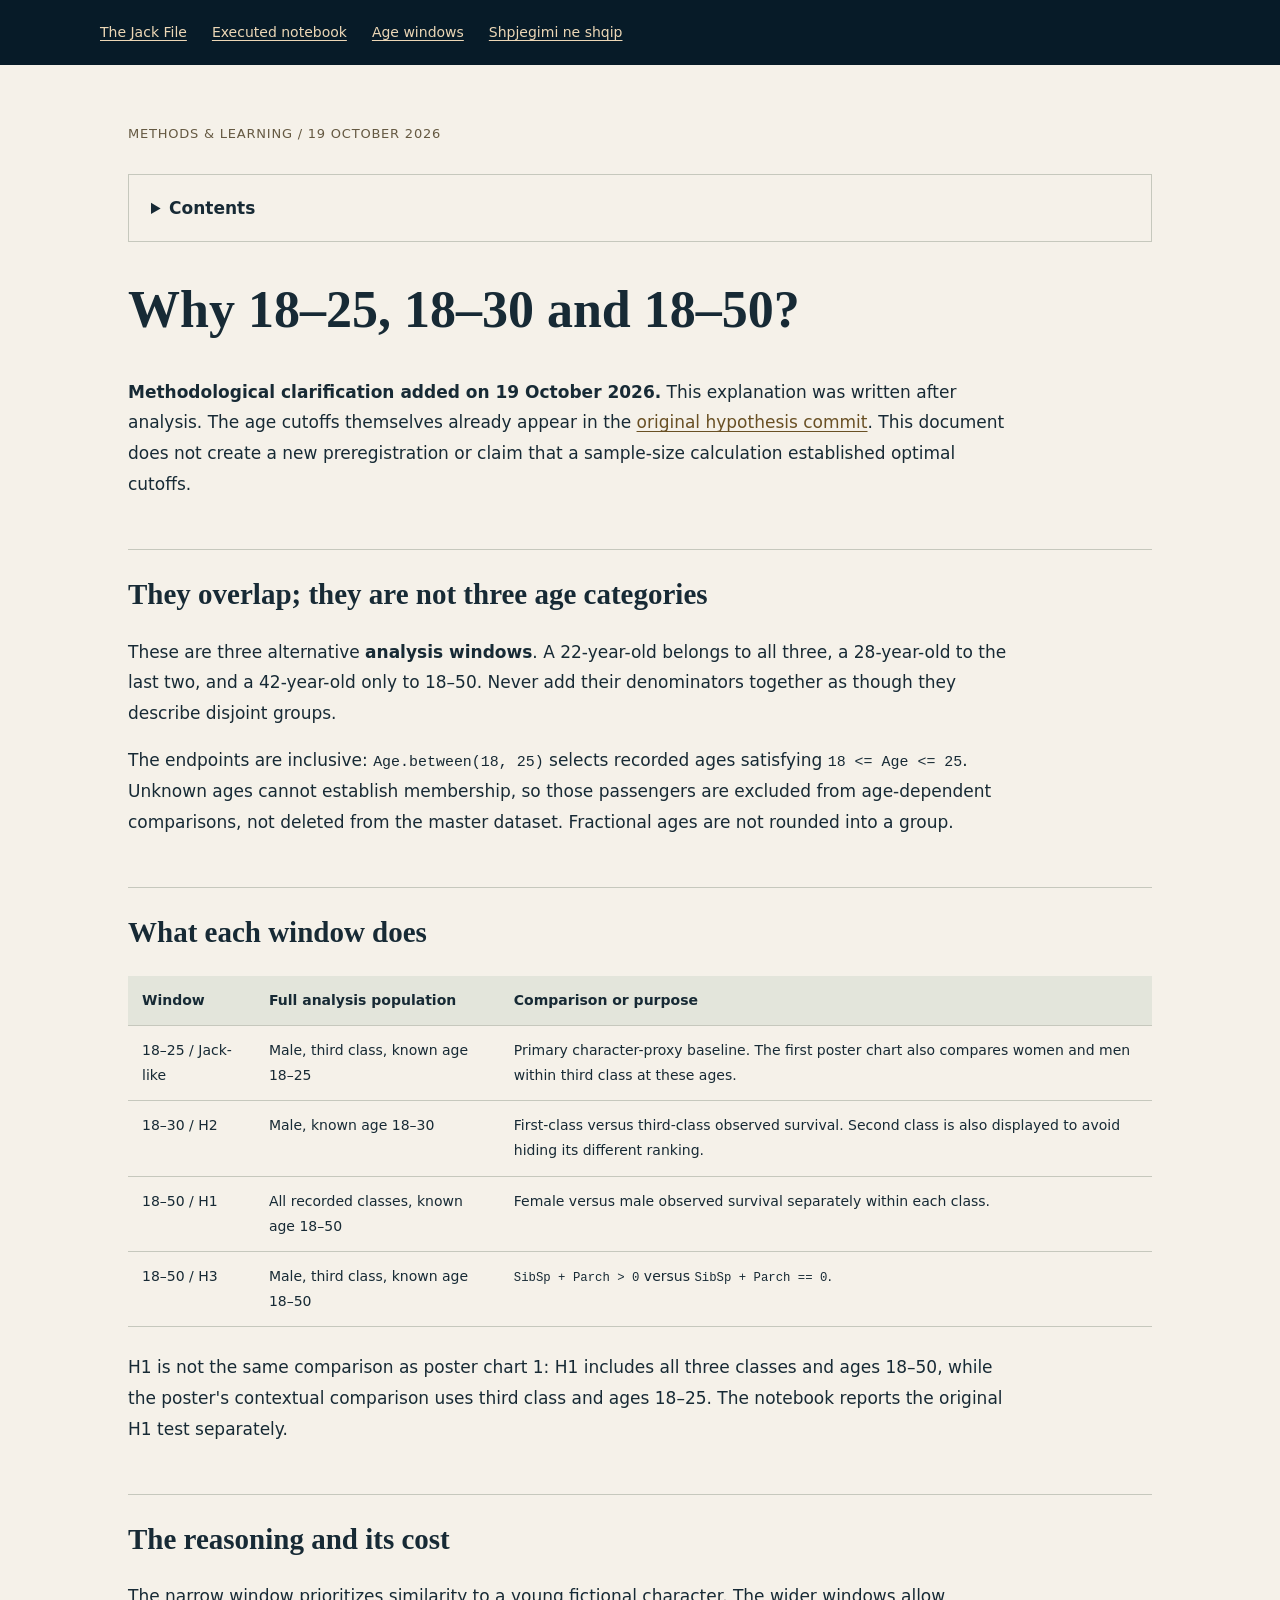
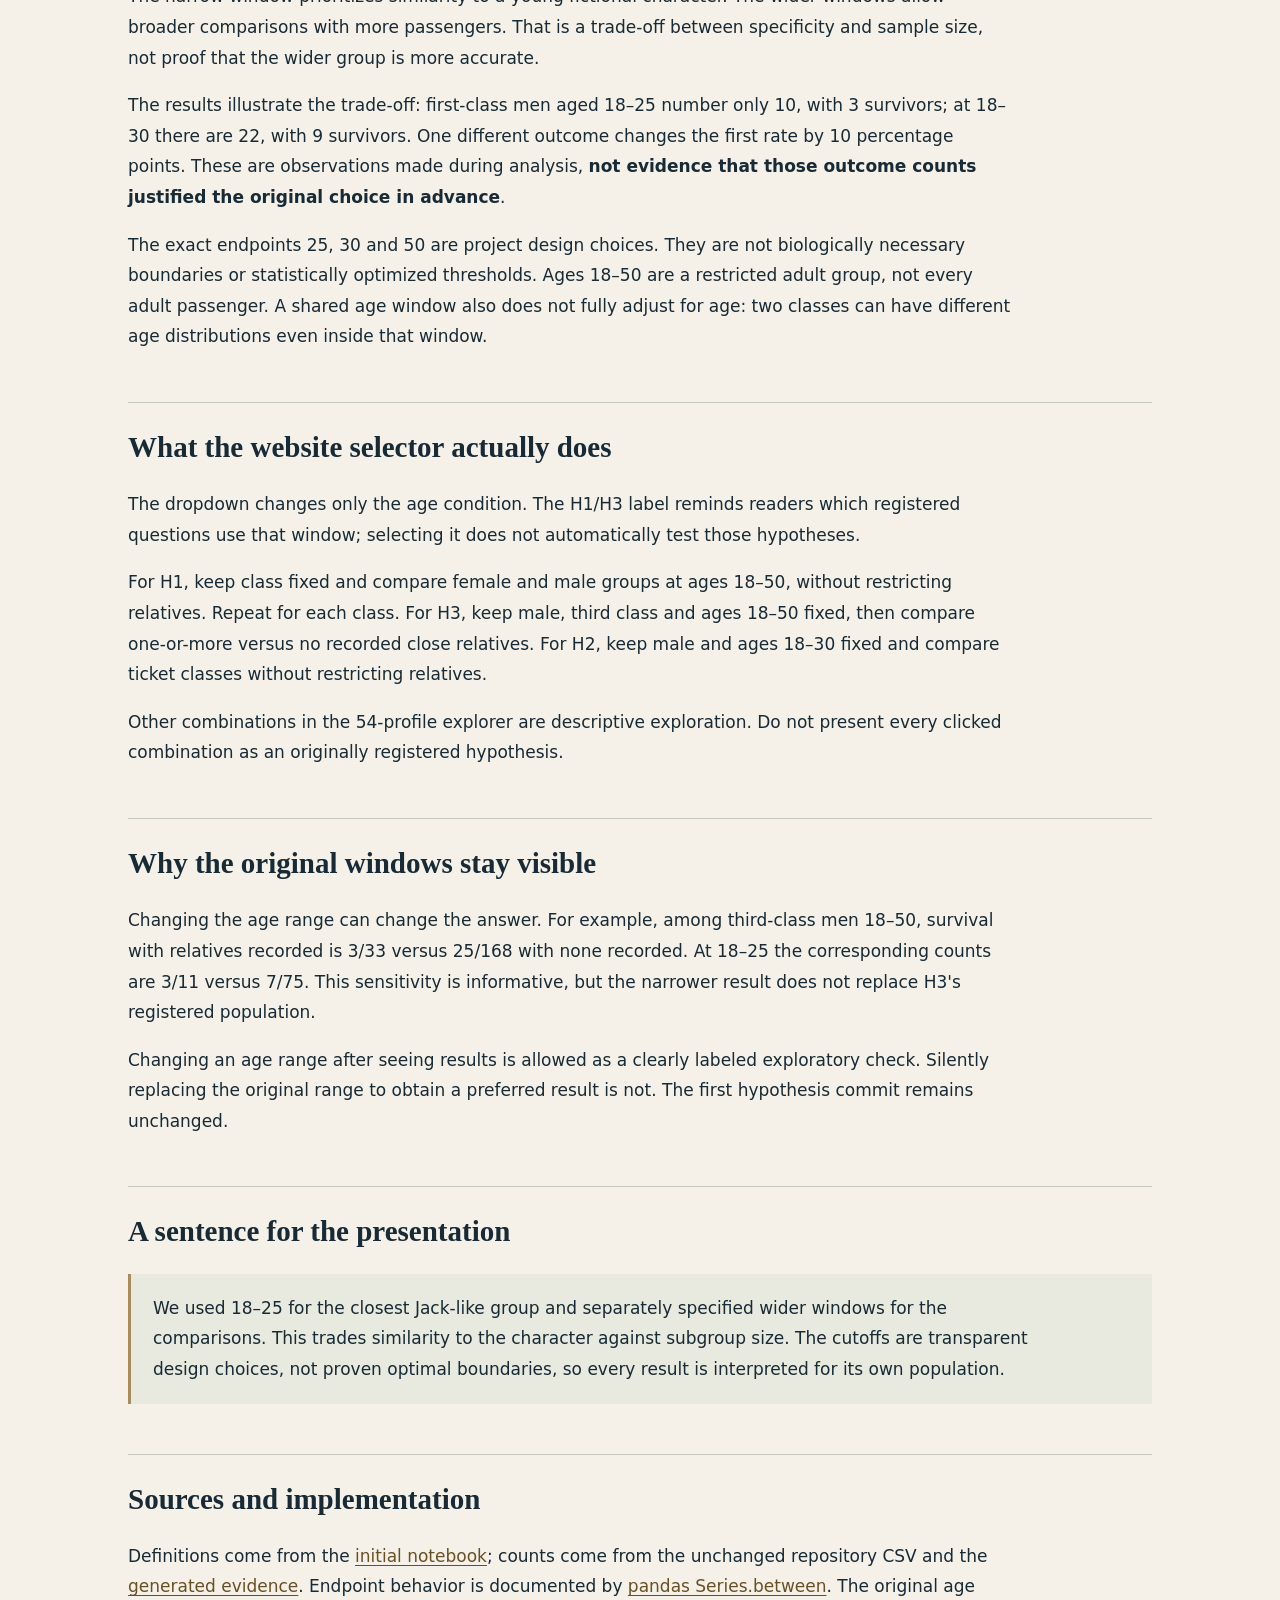
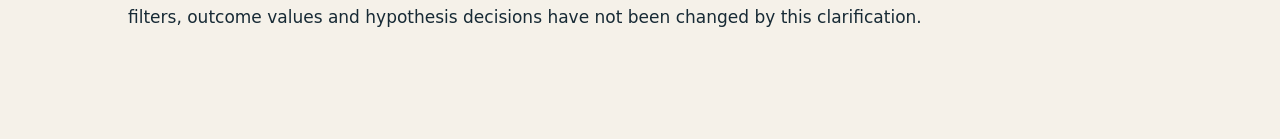
<file: docs/methods.html>
<!doctype html><html lang="en"><head><meta charset="utf-8"><meta name="viewport" content="width=device-width,initial-scale=1"><title>The Jack File | Why these age windows?</title><style>*{box-sizing:border-box}html{scroll-behavior:smooth;scroll-padding-top:20px}body{margin:0;background:#f5f1e9;color:#172a35;font:17px/1.8 system-ui,sans-serif}nav{background:#071b28;color:#ecd7b6;padding:20px max(20px,calc((100vw - 1080px)/2));display:flex;flex-wrap:wrap;gap:14px 25px}nav a{color:inherit;font-size:14px}main{max-width:1080px;padding:44px 28px 90px;margin:auto}h1,h2,h3{font-family:Georgia,serif;line-height:1.25}h1{font-size:clamp(31px,5vw,52px)}h2{font-size:29px;margin-top:50px;padding-top:26px;border-top:1px solid #c6c8bd}h3{font-size:23px}p{max-width:82ch}a{color:#695024;text-underline-offset:3px}a:focus-visible,summary:focus-visible{outline:3px solid #a87438;outline-offset:4px}pre{overflow:auto;max-width:100%;padding:22px;background:#0b2330;color:#f4e7d1;font:14px/1.7 ui-monospace,monospace;border-radius:5px}code{font-family:ui-monospace,monospace;font-size:.88em;overflow-wrap:anywhere}pre code{font-size:inherit;overflow-wrap:normal}table{border-collapse:collapse;width:100%;min-width:480px;font-size:14px}th,td{padding:12px 14px;text-align:left;vertical-align:top;border-bottom:1px solid #c6c8bd}th{background:#e3e5db}.table-scroll{overflow-x:auto;margin:25px 0}.contents{border:1px solid #c6c8bd;padding:18px 22px;margin:28px 0}.contents a{display:block;font-size:15px;margin:6px 0}.contents summary{cursor:pointer;font-weight:650}.edition{font-size:13px;letter-spacing:.06em;color:#655942}blockquote{margin:24px 0;padding:2px 22px;border-left:3px solid #a98b5c;background:#e8e9df}@media(max-width:480px){body{font-size:16px}main{padding:28px 18px 60px}h2{font-size:25px}pre{padding:15px;font-size:12px}}@media(prefers-reduced-motion:reduce){html{scroll-behavior:auto}}</style></head><body><nav><a href="index.html">The Jack File</a><a href="notebook.html">Executed notebook</a><a href="methods.html">Age windows</a><a href="notebook-guide-sq.html">Shpjegimi ne shqip</a></nav><main><p class="edition">METHODS &amp; LEARNING / 19 OCTOBER 2026</p><details class="contents"><summary>Contents</summary><a href="#section-1">They overlap; they are not three age categories</a><a href="#section-2">What each window does</a><a href="#section-3">The reasoning and its cost</a><a href="#section-4">What the website selector actually does</a><a href="#section-5">Why the original windows stay visible</a><a href="#section-6">A sentence for the presentation</a><a href="#section-7">Sources and implementation</a></details><h1>Why 18–25, 18–30 and 18–50?</h1>
<p><strong>Methodological clarification added on 19 October 2026.</strong> This explanation was written after analysis. The age cutoffs themselves already appear in the <a href="https://github.com/elonaelon000/could-jack-have-survived/commit/7a423658689667bbf34772da22bb66c945d7ee90">original hypothesis commit</a>. This document does not create a new preregistration or claim that a sample-size calculation established optimal cutoffs.</p>
<h2 id="section-1">They overlap; they are not three age categories</h2>
<p>These are three alternative <strong>analysis windows</strong>. A 22-year-old belongs to all three, a 28-year-old to the last two, and a 42-year-old only to 18–50. Never add their denominators together as though they describe disjoint groups.</p>
<p>The endpoints are inclusive: <code>Age.between(18, 25)</code> selects recorded ages satisfying <code>18 &lt;= Age &lt;= 25</code>. Unknown ages cannot establish membership, so those passengers are excluded from age-dependent comparisons, not deleted from the master dataset. Fractional ages are not rounded into a group.</p>
<h2 id="section-2">What each window does</h2>
<div class="table-scroll"><table>
<thead>
<tr>
  <th>Window</th>
  <th>Full analysis population</th>
  <th>Comparison or purpose</th>
</tr>
</thead>
<tbody>
<tr>
  <td>18–25 / Jack-like</td>
  <td>Male, third class, known age 18–25</td>
  <td>Primary character-proxy baseline. The first poster chart also compares women and men within third class at these ages.</td>
</tr>
<tr>
  <td>18–30 / H2</td>
  <td>Male, known age 18–30</td>
  <td>First-class versus third-class observed survival. Second class is also displayed to avoid hiding its different ranking.</td>
</tr>
<tr>
  <td>18–50 / H1</td>
  <td>All recorded classes, known age 18–50</td>
  <td>Female versus male observed survival separately within each class.</td>
</tr>
<tr>
  <td>18–50 / H3</td>
  <td>Male, third class, known age 18–50</td>
  <td><code>SibSp + Parch &gt; 0</code> versus <code>SibSp + Parch == 0</code>.</td>
</tr>
</tbody>
</table></div>
<p>H1 is not the same comparison as poster chart 1: H1 includes all three classes and ages 18–50, while the poster's contextual comparison uses third class and ages 18–25. The notebook reports the original H1 test separately.</p>
<h2 id="section-3">The reasoning and its cost</h2>
<p>The narrow window prioritizes similarity to a young fictional character. The wider windows allow broader comparisons with more passengers. That is a trade-off between specificity and sample size, not proof that the wider group is more accurate.</p>
<p>The results illustrate the trade-off: first-class men aged 18–25 number only 10, with 3 survivors; at 18–30 there are 22, with 9 survivors. One different outcome changes the first rate by 10 percentage points. These are observations made during analysis, <strong>not evidence that those outcome counts justified the original choice in advance</strong>.</p>
<p>The exact endpoints 25, 30 and 50 are project design choices. They are not biologically necessary boundaries or statistically optimized thresholds. Ages 18–50 are a restricted adult group, not every adult passenger. A shared age window also does not fully adjust for age: two classes can have different age distributions even inside that window.</p>
<h2 id="section-4">What the website selector actually does</h2>
<p>The dropdown changes only the age condition. The H1/H3 label reminds readers which registered questions use that window; selecting it does not automatically test those hypotheses.</p>
<p>For H1, keep class fixed and compare female and male groups at ages 18–50, without restricting relatives. Repeat for each class. For H3, keep male, third class and ages 18–50 fixed, then compare one-or-more versus no recorded close relatives. For H2, keep male and ages 18–30 fixed and compare ticket classes without restricting relatives.</p>
<p>Other combinations in the 54-profile explorer are descriptive exploration. Do not present every clicked combination as an originally registered hypothesis.</p>
<h2 id="section-5">Why the original windows stay visible</h2>
<p>Changing the age range can change the answer. For example, among third-class men 18–50, survival with relatives recorded is 3/33 versus 25/168 with none recorded. At 18–25 the corresponding counts are 3/11 versus 7/75. This sensitivity is informative, but the narrower result does not replace H3's registered population.</p>
<p>Changing an age range after seeing results is allowed as a clearly labeled exploratory check. Silently replacing the original range to obtain a preferred result is not. The first hypothesis commit remains unchanged.</p>
<h2 id="section-6">A sentence for the presentation</h2>
<blockquote>
<p>We used 18–25 for the closest Jack-like group and separately specified wider windows for the comparisons. This trades similarity to the character against subgroup size. The cutoffs are transparent design choices, not proven optimal boundaries, so every result is interpreted for its own population.</p>
</blockquote>
<h2 id="section-7">Sources and implementation</h2>
<p>Definitions come from the <a href="https://github.com/elonaelon000/could-jack-have-survived/blob/7a423658689667bbf34772da22bb66c945d7ee90/notebooks/titanic_jack_analysis.ipynb">initial notebook</a>; counts come from the unchanged repository CSV and the <a href="https://elonaelon000.github.io/could-jack-have-survived/docs/evidence.json">generated evidence</a>. Endpoint behavior is documented by <a href="https://pandas.pydata.org/docs/reference/api/pandas.Series.between.html">pandas Series.between</a>. The original age filters, outcome values and hypothesis decisions have not been changed by this clarification.</p>
</main></body></html>
</file>
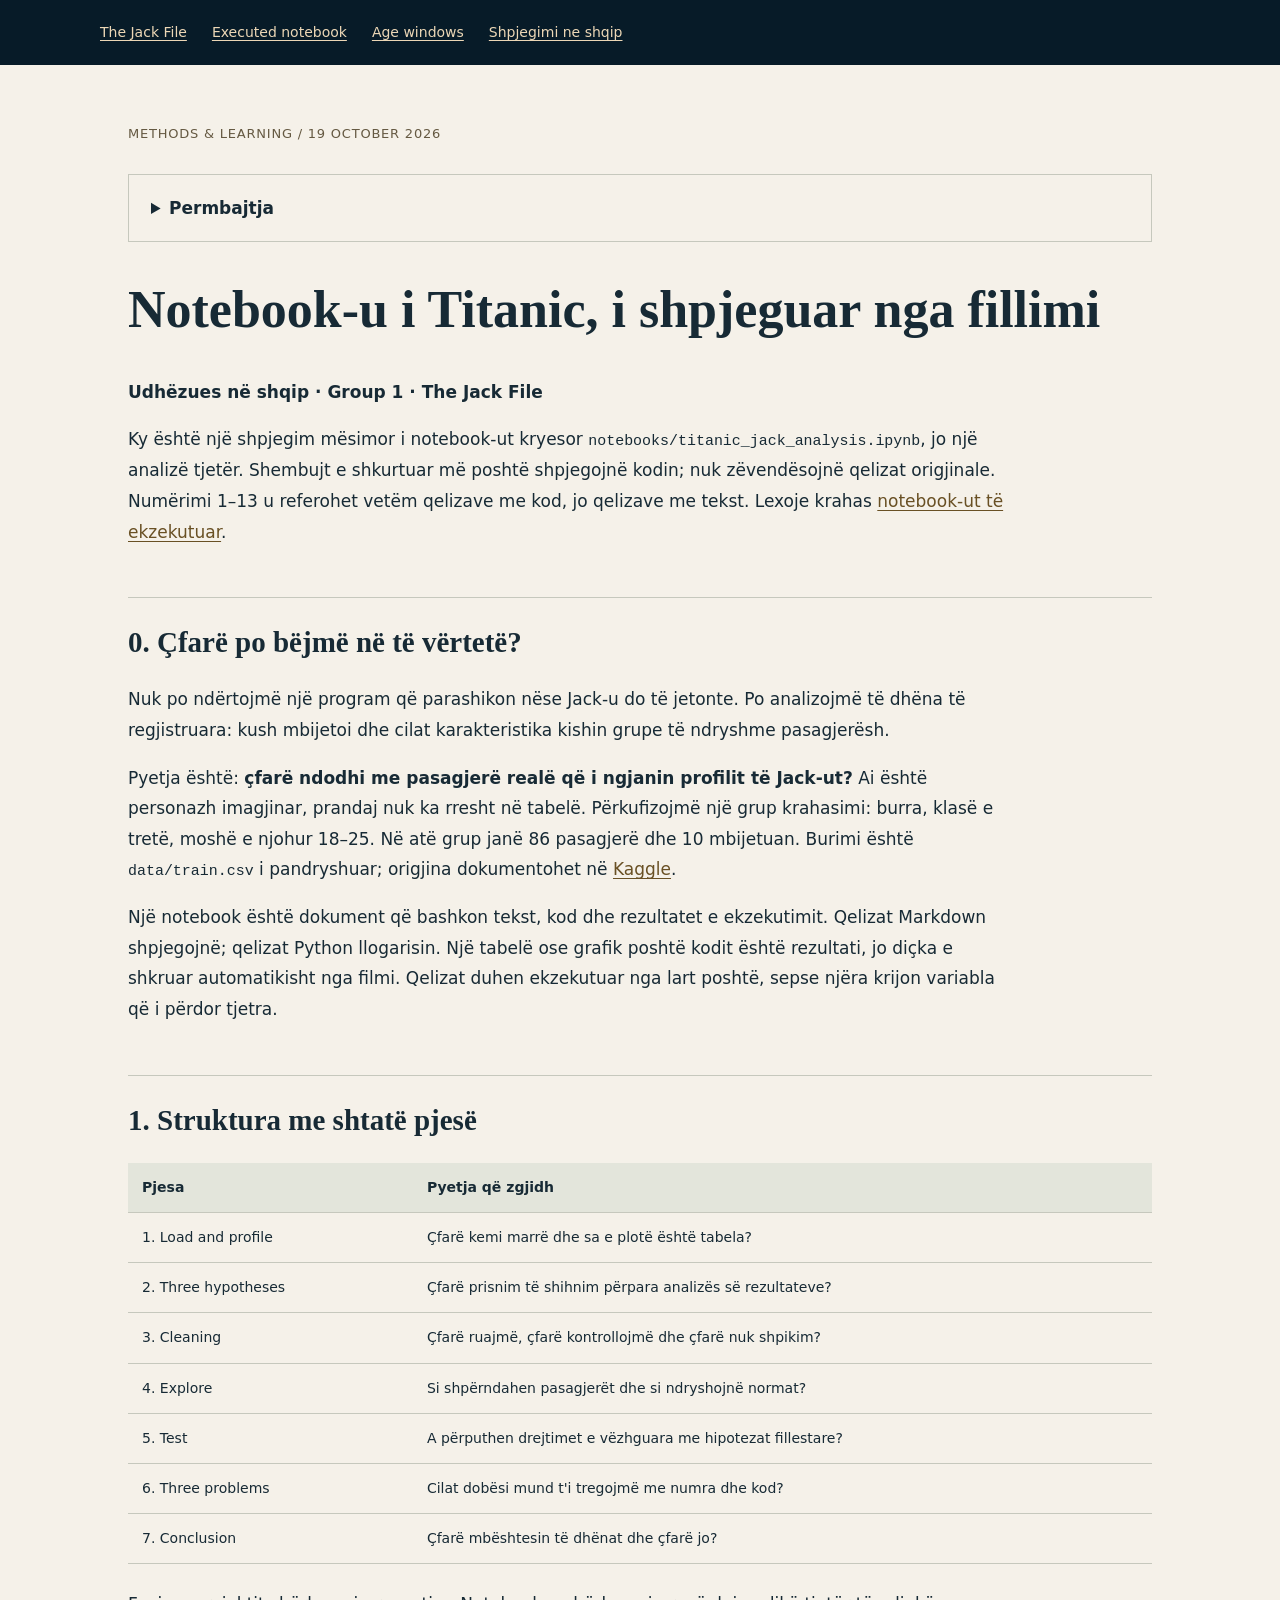
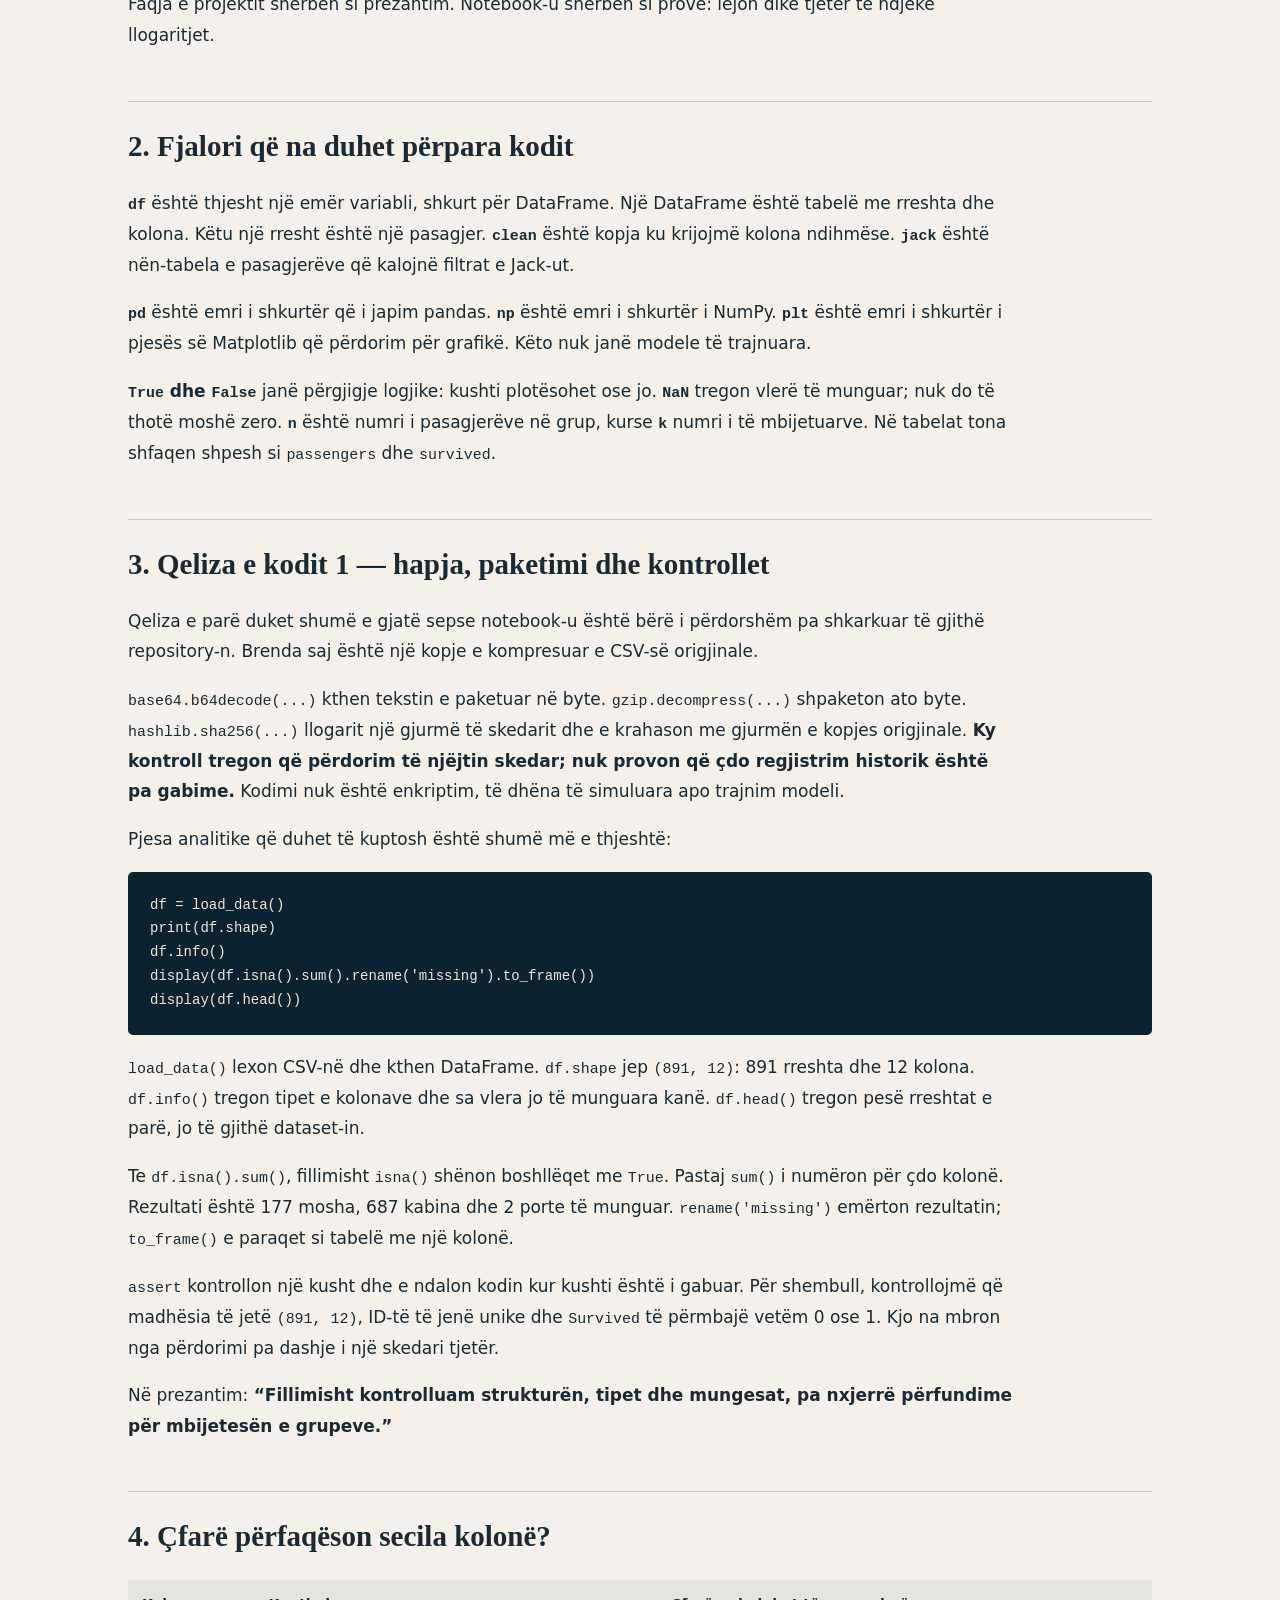
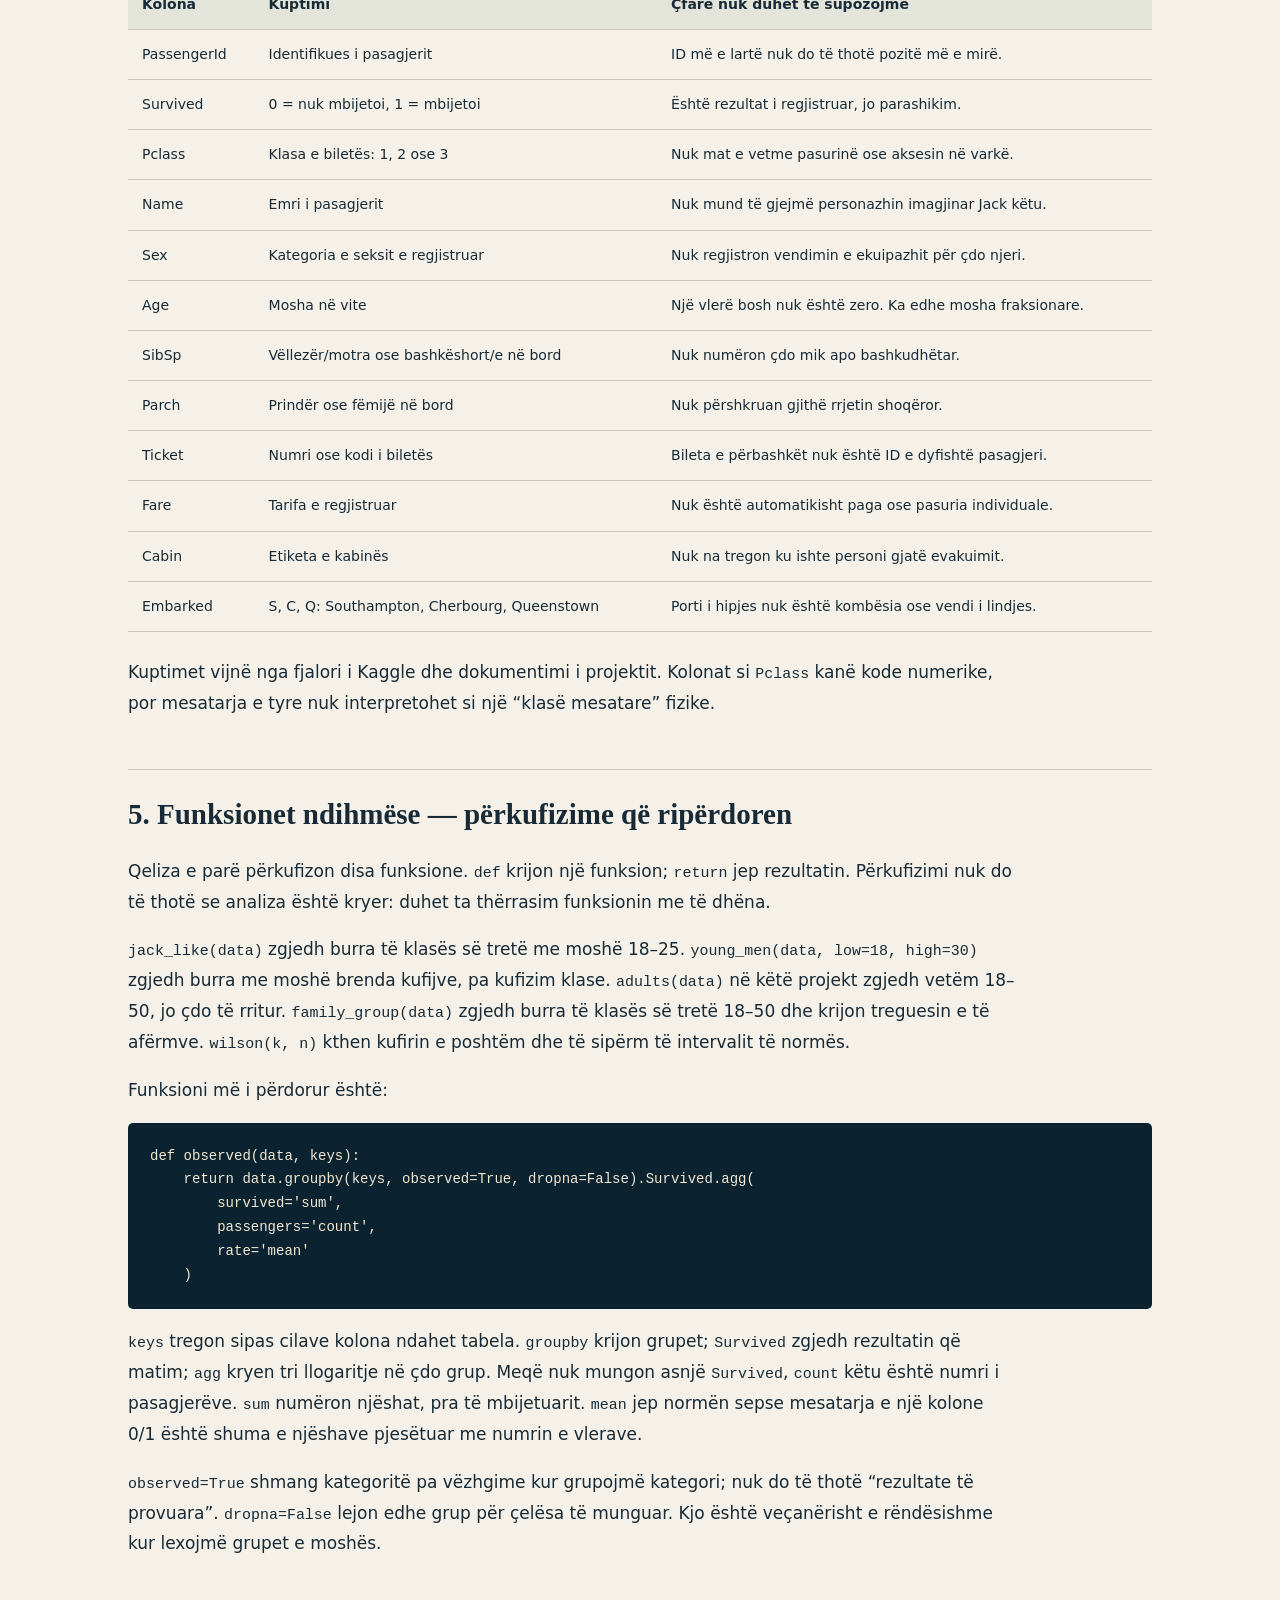
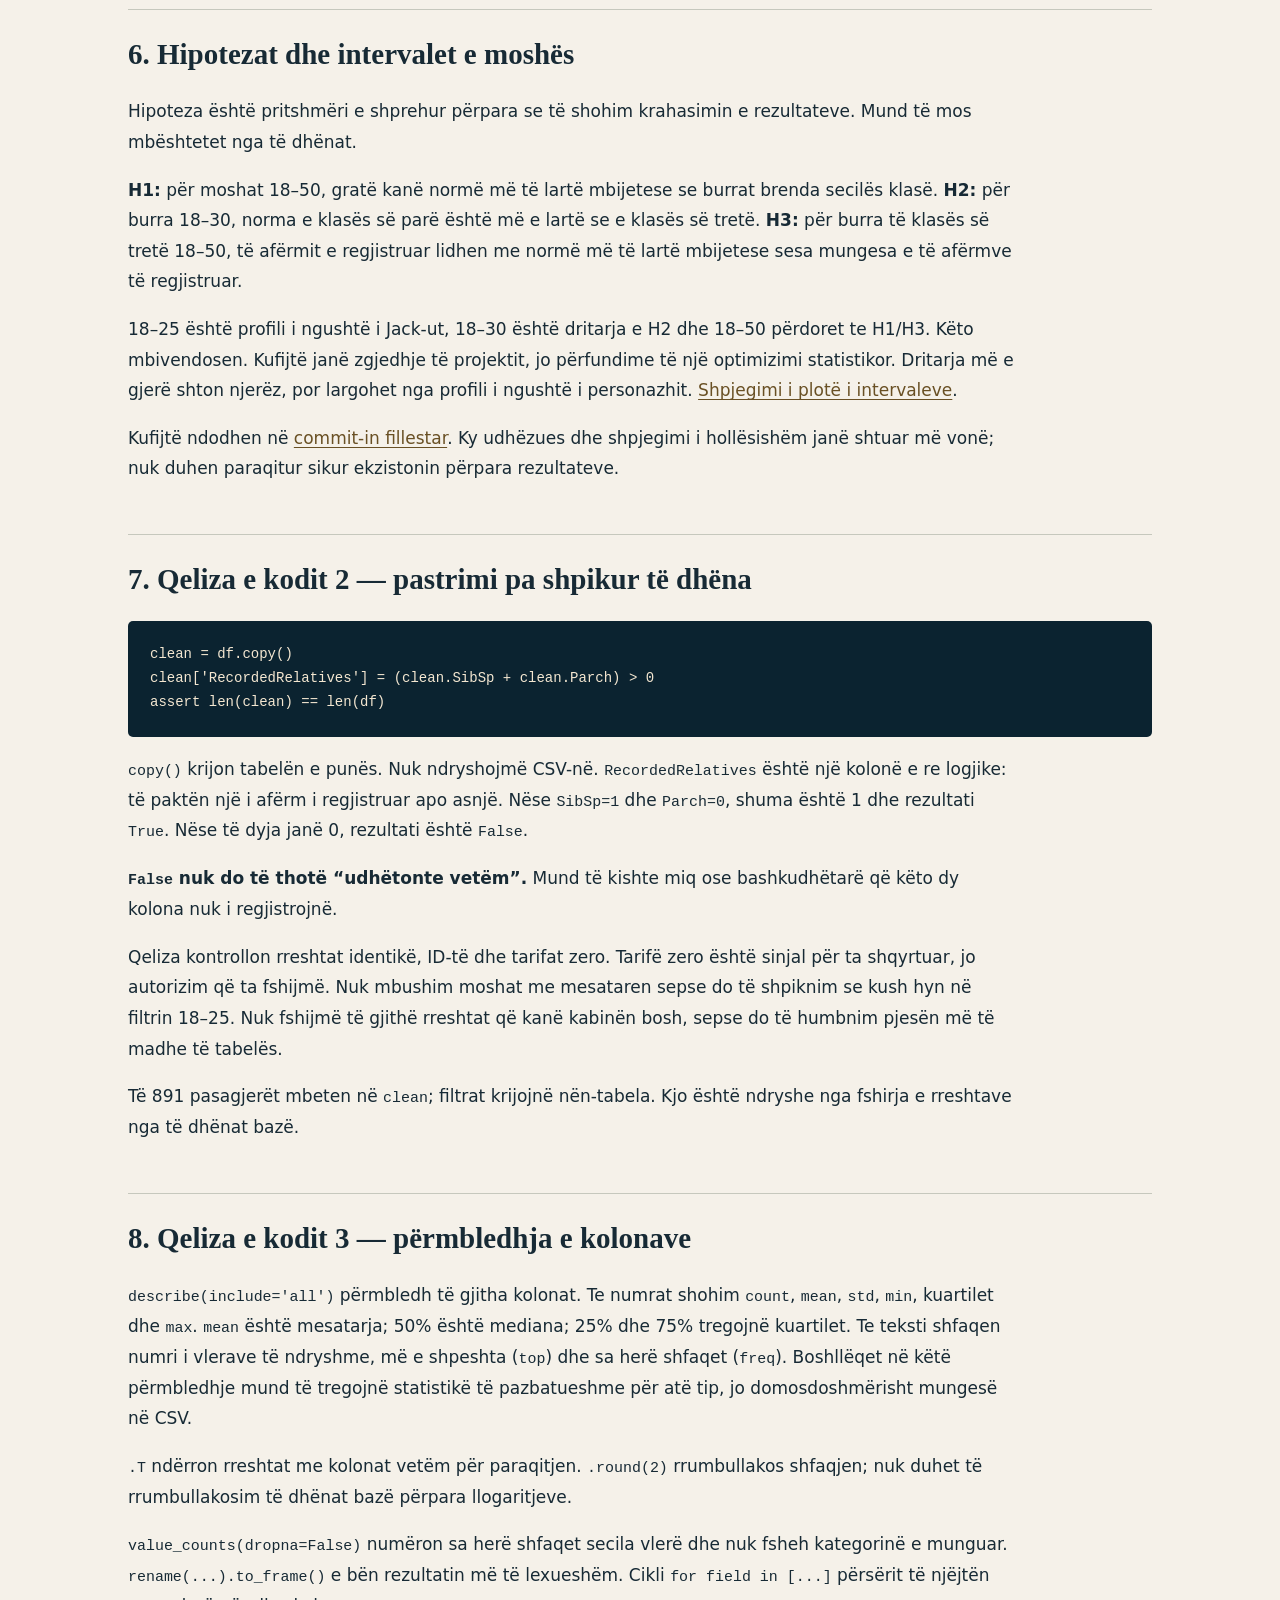
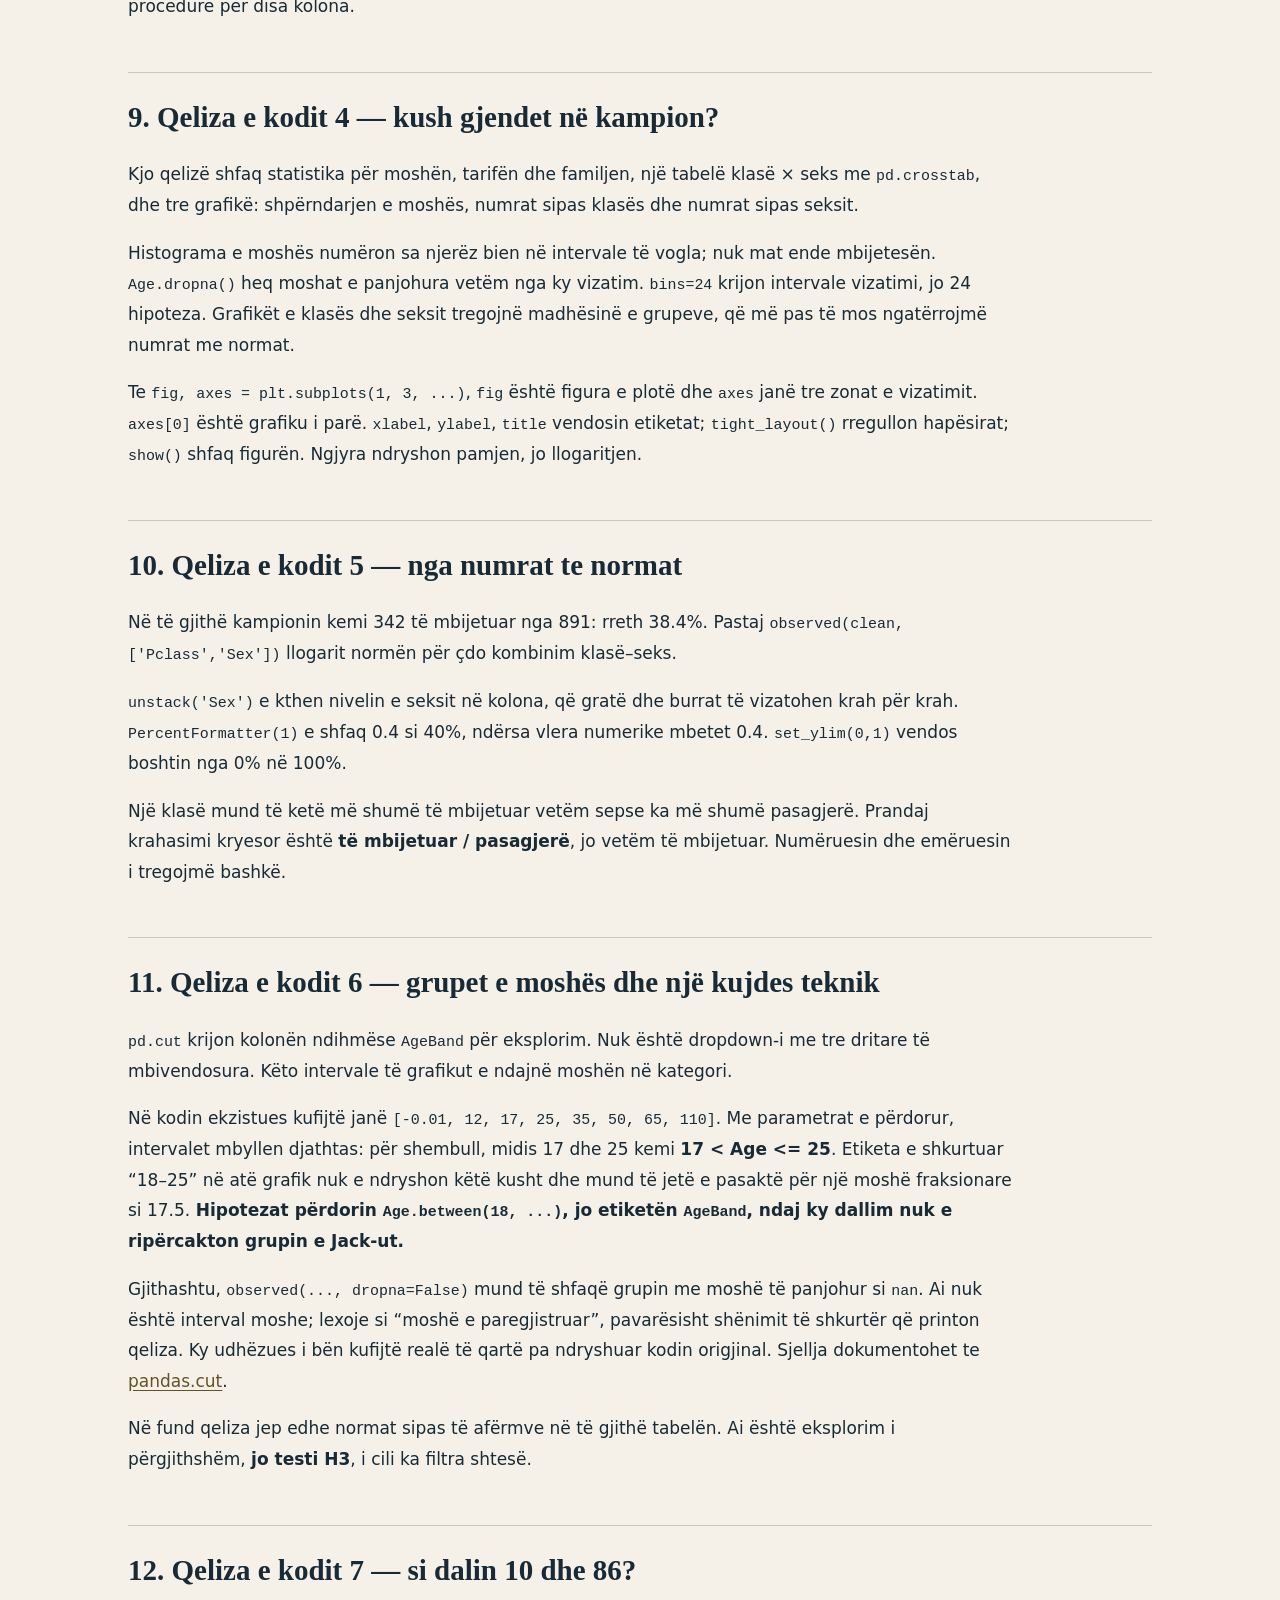
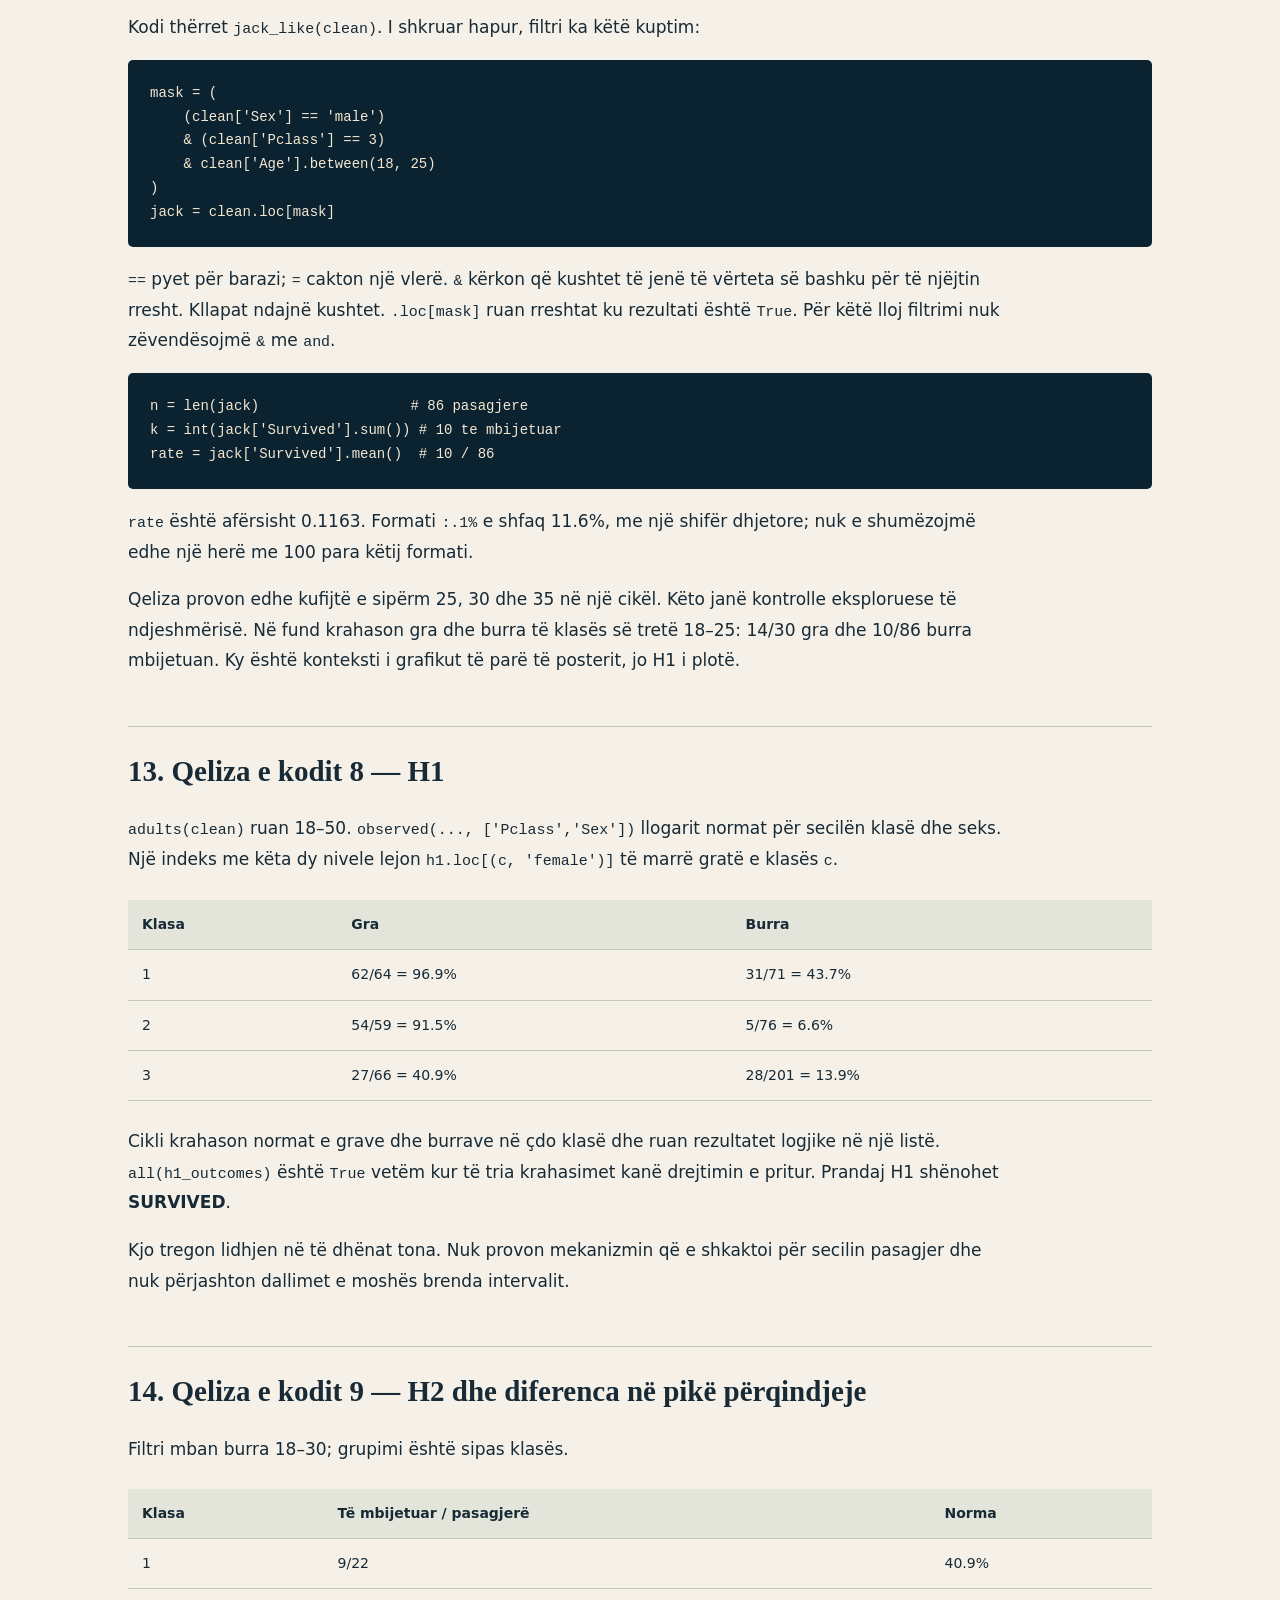
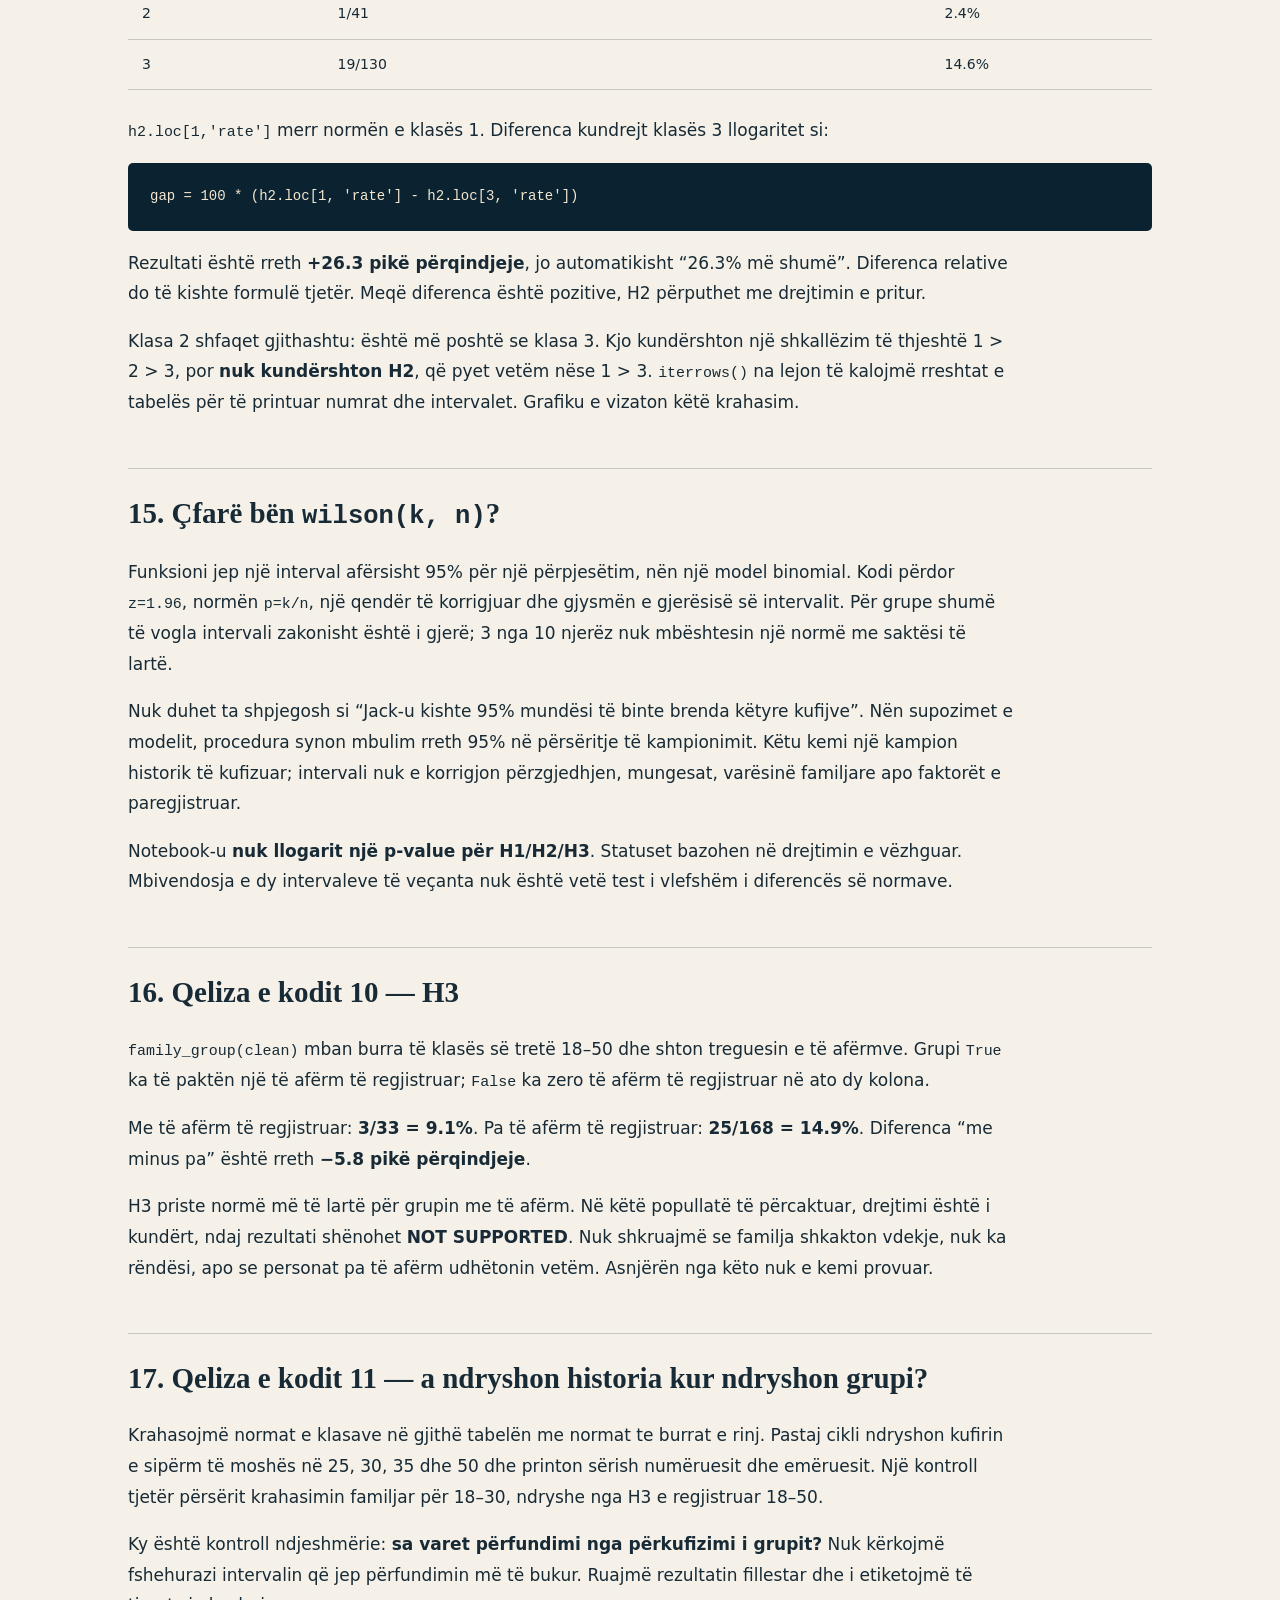
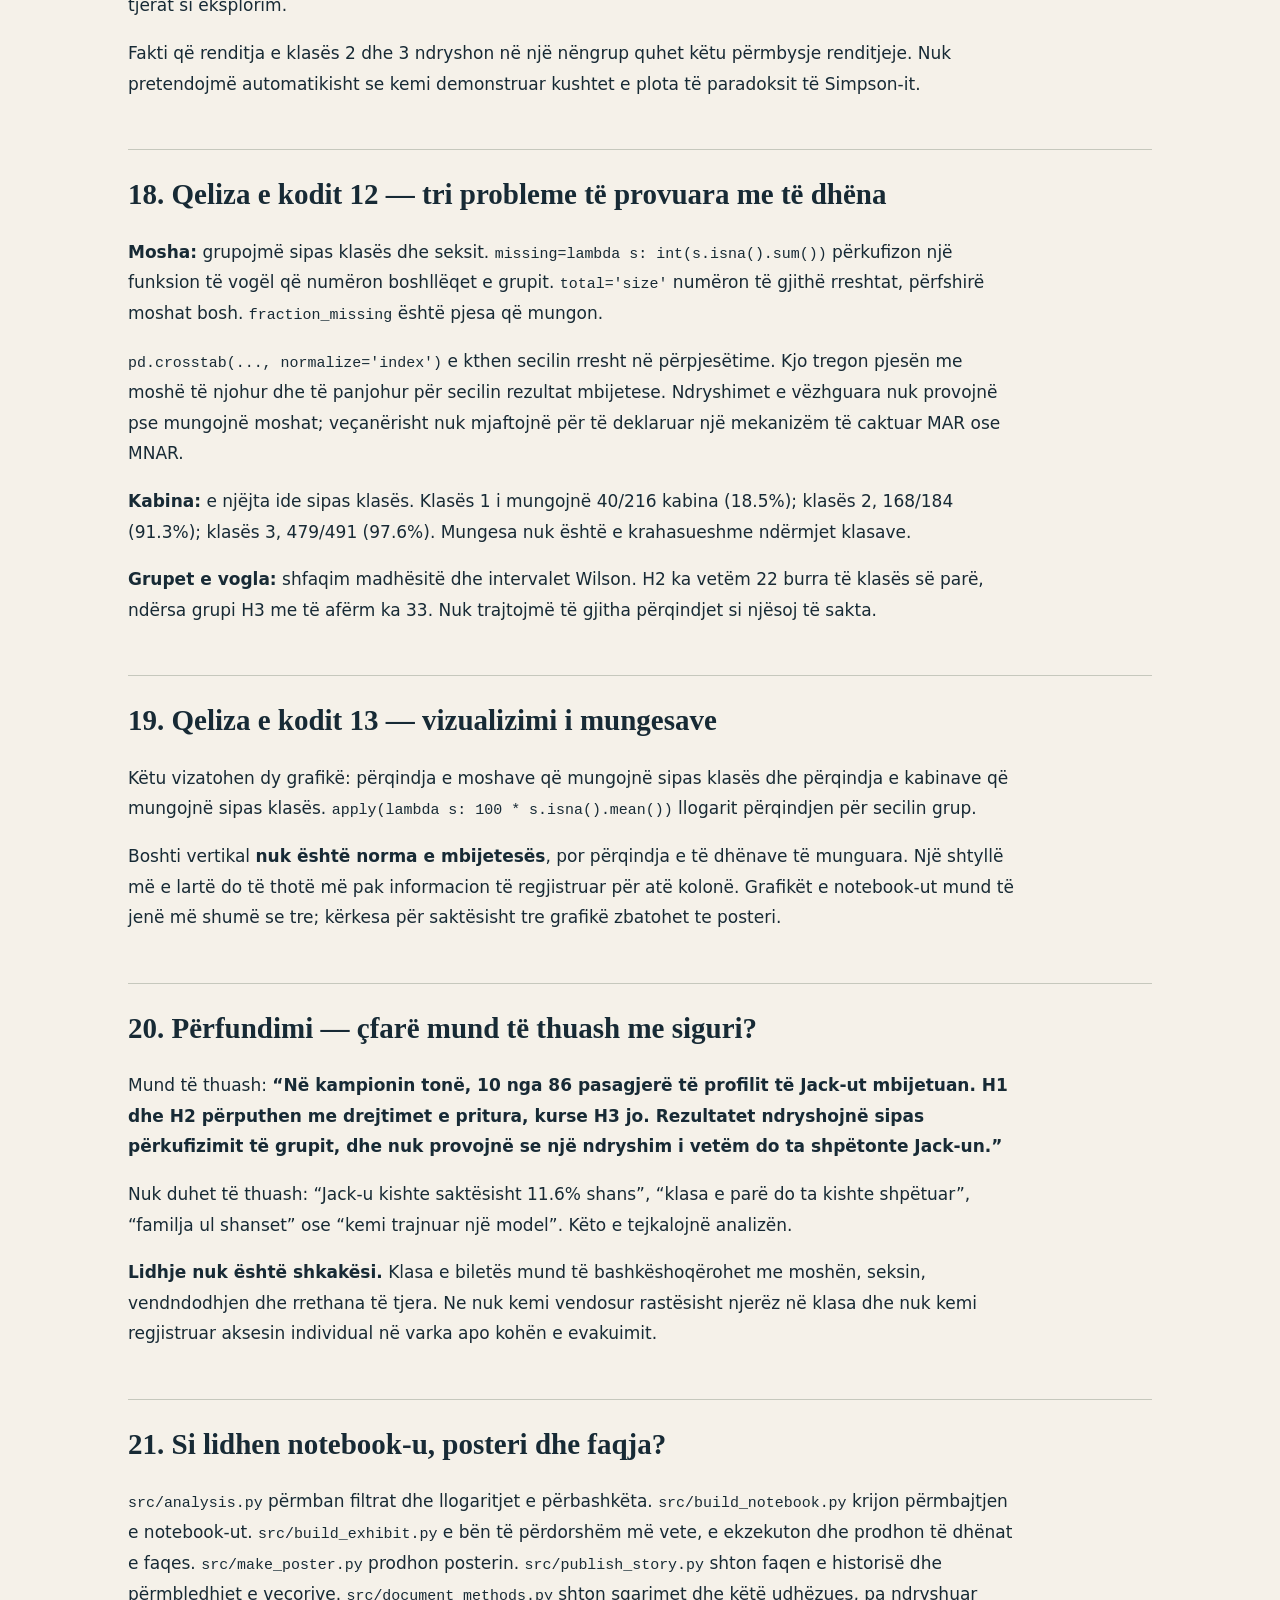
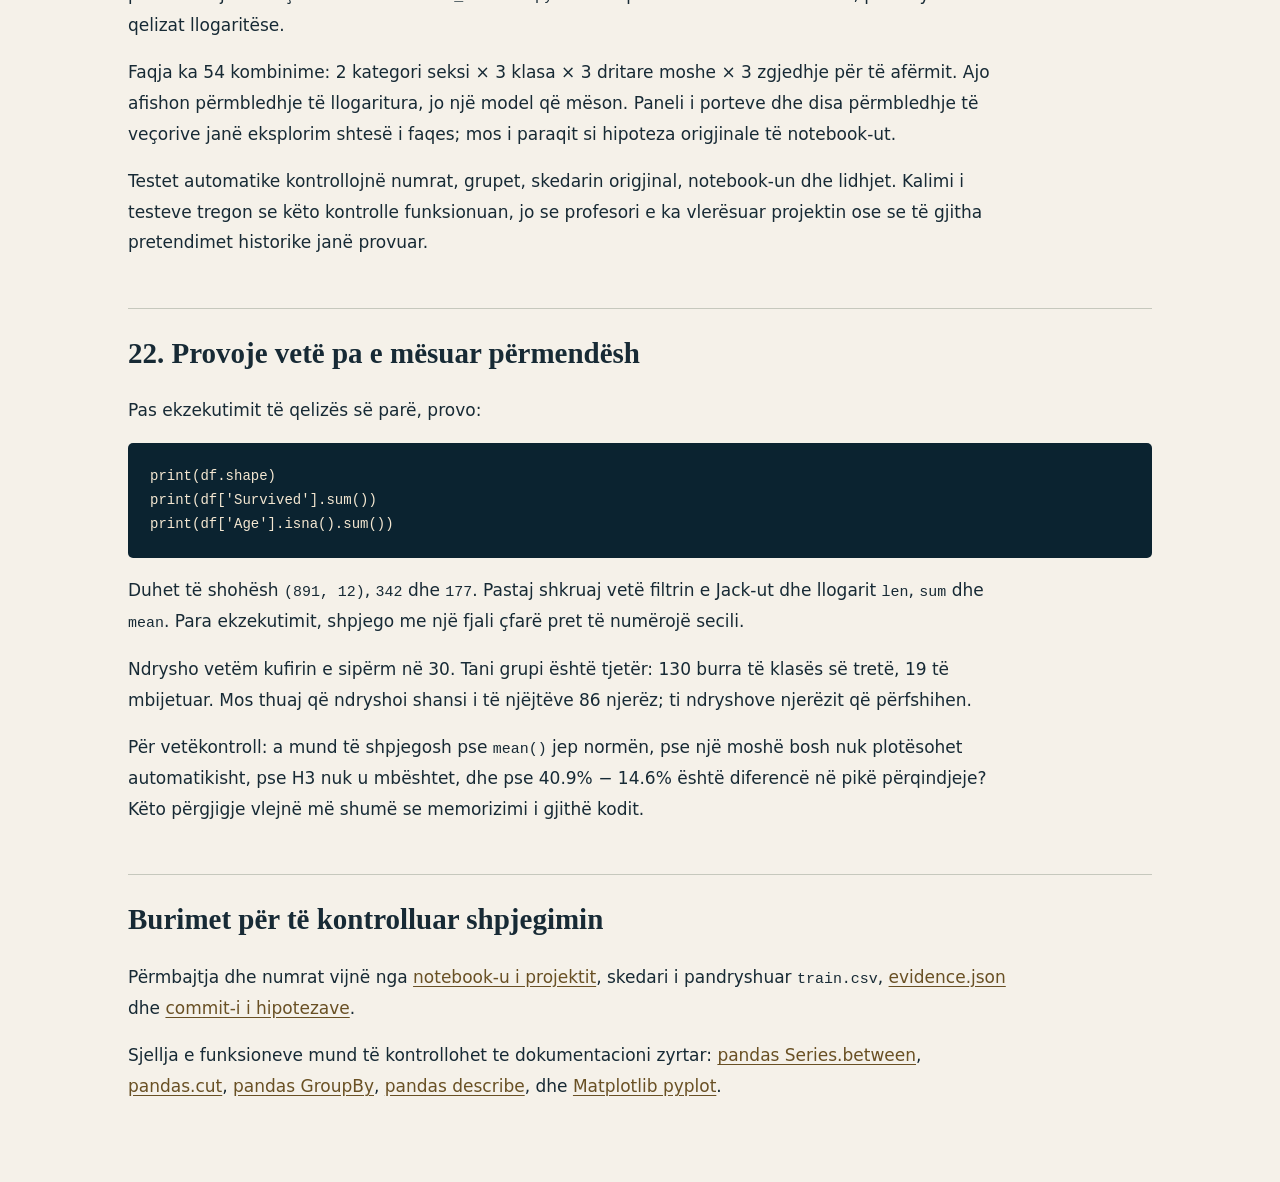
<file: docs/notebook-guide-sq.html>
<!doctype html><html lang="sq"><head><meta charset="utf-8"><meta name="viewport" content="width=device-width,initial-scale=1"><title>The Jack File | Notebook-u ne shqip</title><style>*{box-sizing:border-box}html{scroll-behavior:smooth;scroll-padding-top:20px}body{margin:0;background:#f5f1e9;color:#172a35;font:17px/1.8 system-ui,sans-serif}nav{background:#071b28;color:#ecd7b6;padding:20px max(20px,calc((100vw - 1080px)/2));display:flex;flex-wrap:wrap;gap:14px 25px}nav a{color:inherit;font-size:14px}main{max-width:1080px;padding:44px 28px 90px;margin:auto}h1,h2,h3{font-family:Georgia,serif;line-height:1.25}h1{font-size:clamp(31px,5vw,52px)}h2{font-size:29px;margin-top:50px;padding-top:26px;border-top:1px solid #c6c8bd}h3{font-size:23px}p{max-width:82ch}a{color:#695024;text-underline-offset:3px}a:focus-visible,summary:focus-visible{outline:3px solid #a87438;outline-offset:4px}pre{overflow:auto;max-width:100%;padding:22px;background:#0b2330;color:#f4e7d1;font:14px/1.7 ui-monospace,monospace;border-radius:5px}code{font-family:ui-monospace,monospace;font-size:.88em;overflow-wrap:anywhere}pre code{font-size:inherit;overflow-wrap:normal}table{border-collapse:collapse;width:100%;min-width:480px;font-size:14px}th,td{padding:12px 14px;text-align:left;vertical-align:top;border-bottom:1px solid #c6c8bd}th{background:#e3e5db}.table-scroll{overflow-x:auto;margin:25px 0}.contents{border:1px solid #c6c8bd;padding:18px 22px;margin:28px 0}.contents a{display:block;font-size:15px;margin:6px 0}.contents summary{cursor:pointer;font-weight:650}.edition{font-size:13px;letter-spacing:.06em;color:#655942}blockquote{margin:24px 0;padding:2px 22px;border-left:3px solid #a98b5c;background:#e8e9df}@media(max-width:480px){body{font-size:16px}main{padding:28px 18px 60px}h2{font-size:25px}pre{padding:15px;font-size:12px}}@media(prefers-reduced-motion:reduce){html{scroll-behavior:auto}}</style></head><body><nav><a href="index.html">The Jack File</a><a href="notebook.html">Executed notebook</a><a href="methods.html">Age windows</a><a href="notebook-guide-sq.html">Shpjegimi ne shqip</a></nav><main><p class="edition">METHODS &amp; LEARNING / 19 OCTOBER 2026</p><details class="contents"><summary>Permbajtja</summary><a href="#section-1">0. Çfarë po bëjmë në të vërtetë?</a><a href="#section-2">1. Struktura me shtatë pjesë</a><a href="#section-3">2. Fjalori që na duhet përpara kodit</a><a href="#section-4">3. Qeliza e kodit 1 — hapja, paketimi dhe kontrollet</a><a href="#section-5">4. Çfarë përfaqëson secila kolonë?</a><a href="#section-6">5. Funksionet ndihmëse — përkufizime që ripërdoren</a><a href="#section-7">6. Hipotezat dhe intervalet e moshës</a><a href="#section-8">7. Qeliza e kodit 2 — pastrimi pa shpikur të dhëna</a><a href="#section-9">8. Qeliza e kodit 3 — përmbledhja e kolonave</a><a href="#section-10">9. Qeliza e kodit 4 — kush gjendet në kampion?</a><a href="#section-11">10. Qeliza e kodit 5 — nga numrat te normat</a><a href="#section-12">11. Qeliza e kodit 6 — grupet e moshës dhe një kujdes teknik</a><a href="#section-13">12. Qeliza e kodit 7 — si dalin 10 dhe 86?</a><a href="#section-14">13. Qeliza e kodit 8 — H1</a><a href="#section-15">14. Qeliza e kodit 9 — H2 dhe diferenca në pikë përqindjeje</a><a href="#section-16">15. Çfarë bën wilson(k, n)?</a><a href="#section-17">16. Qeliza e kodit 10 — H3</a><a href="#section-18">17. Qeliza e kodit 11 — a ndryshon historia kur ndryshon grupi?</a><a href="#section-19">18. Qeliza e kodit 12 — tri probleme të provuara me të dhëna</a><a href="#section-20">19. Qeliza e kodit 13 — vizualizimi i mungesave</a><a href="#section-21">20. Përfundimi — çfarë mund të thuash me siguri?</a><a href="#section-22">21. Si lidhen notebook-u, posteri dhe faqja?</a><a href="#section-23">22. Provoje vetë pa e mësuar përmendësh</a><a href="#section-24">Burimet për të kontrolluar shpjegimin</a></details><h1>Notebook-u i Titanic, i shpjeguar nga fillimi</h1>
<p><strong>Udhëzues në shqip · Group 1 · The Jack File</strong></p>
<p>Ky është një shpjegim mësimor i notebook-ut kryesor <code>notebooks/titanic_jack_analysis.ipynb</code>, jo një analizë tjetër. Shembujt e shkurtuar më poshtë shpjegojnë kodin; nuk zëvendësojnë qelizat origjinale. Numërimi 1–13 u referohet vetëm qelizave me kod, jo qelizave me tekst. Lexoje krahas <a href="notebook.html">notebook-ut të ekzekutuar</a>.</p>
<h2 id="section-1">0. Çfarë po bëjmë në të vërtetë?</h2>
<p>Nuk po ndërtojmë një program që parashikon nëse Jack-u do të jetonte. Po analizojmë të dhëna të regjistruara: kush mbijetoi dhe cilat karakteristika kishin grupe të ndryshme pasagjerësh.</p>
<p>Pyetja është: <strong>çfarë ndodhi me pasagjerë realë që i ngjanin profilit të Jack-ut?</strong> Ai është personazh imagjinar, prandaj nuk ka rresht në tabelë. Përkufizojmë një grup krahasimi: burra, klasë e tretë, moshë e njohur 18–25. Në atë grup janë 86 pasagjerë dhe 10 mbijetuan. Burimi është <code>data/train.csv</code> i pandryshuar; origjina dokumentohet në <a href="https://www.kaggle.com/competitions/titanic/data">Kaggle</a>.</p>
<p>Një notebook është dokument që bashkon tekst, kod dhe rezultatet e ekzekutimit. Qelizat Markdown shpjegojnë; qelizat Python llogarisin. Një tabelë ose grafik poshtë kodit është rezultati, jo diçka e shkruar automatikisht nga filmi. Qelizat duhen ekzekutuar nga lart poshtë, sepse njëra krijon variabla që i përdor tjetra.</p>
<h2 id="section-2">1. Struktura me shtatë pjesë</h2>
<div class="table-scroll"><table>
<thead>
<tr>
  <th>Pjesa</th>
  <th>Pyetja që zgjidh</th>
</tr>
</thead>
<tbody>
<tr>
  <td>1. Load and profile</td>
  <td>Çfarë kemi marrë dhe sa e plotë është tabela?</td>
</tr>
<tr>
  <td>2. Three hypotheses</td>
  <td>Çfarë prisnim të shihnim përpara analizës së rezultateve?</td>
</tr>
<tr>
  <td>3. Cleaning</td>
  <td>Çfarë ruajmë, çfarë kontrollojmë dhe çfarë nuk shpikim?</td>
</tr>
<tr>
  <td>4. Explore</td>
  <td>Si shpërndahen pasagjerët dhe si ndryshojnë normat?</td>
</tr>
<tr>
  <td>5. Test</td>
  <td>A përputhen drejtimet e vëzhguara me hipotezat fillestare?</td>
</tr>
<tr>
  <td>6. Three problems</td>
  <td>Cilat dobësi mund t'i tregojmë me numra dhe kod?</td>
</tr>
<tr>
  <td>7. Conclusion</td>
  <td>Çfarë mbështesin të dhënat dhe çfarë jo?</td>
</tr>
</tbody>
</table></div>
<p>Faqja e projektit shërben si prezantim. Notebook-u shërben si provë: lejon dikë tjetër të ndjekë llogaritjet.</p>
<h2 id="section-3">2. Fjalori që na duhet përpara kodit</h2>
<p><strong><code>df</code></strong> është thjesht një emër variabli, shkurt për DataFrame. Një DataFrame është tabelë me rreshta dhe kolona. Këtu një rresht është një pasagjer. <strong><code>clean</code></strong> është kopja ku krijojmë kolona ndihmëse. <strong><code>jack</code></strong> është nën-tabela e pasagjerëve që kalojnë filtrat e Jack-ut.</p>
<p><strong><code>pd</code></strong> është emri i shkurtër që i japim pandas. <strong><code>np</code></strong> është emri i shkurtër i NumPy. <strong><code>plt</code></strong> është emri i shkurtër i pjesës së Matplotlib që përdorim për grafikë. Këto nuk janë modele të trajnuara.</p>
<p><strong><code>True</code> dhe <code>False</code></strong> janë përgjigje logjike: kushti plotësohet ose jo. <strong><code>NaN</code></strong> tregon vlerë të munguar; nuk do të thotë moshë zero. <strong><code>n</code></strong> është numri i pasagjerëve në grup, kurse <strong><code>k</code></strong> numri i të mbijetuarve. Në tabelat tona shfaqen shpesh si <code>passengers</code> dhe <code>survived</code>.</p>
<h2 id="section-4">3. Qeliza e kodit 1 — hapja, paketimi dhe kontrollet</h2>
<p>Qeliza e parë duket shumë e gjatë sepse notebook-u është bërë i përdorshëm pa shkarkuar të gjithë repository-n. Brenda saj është një kopje e kompresuar e CSV-së origjinale.</p>
<p><code>base64.b64decode(...)</code> kthen tekstin e paketuar në byte. <code>gzip.decompress(...)</code> shpaketon ato byte. <code>hashlib.sha256(...)</code> llogarit një gjurmë të skedarit dhe e krahason me gjurmën e kopjes origjinale. <strong>Ky kontroll tregon që përdorim të njëjtin skedar; nuk provon që çdo regjistrim historik është pa gabime.</strong> Kodimi nuk është enkriptim, të dhëna të simuluara apo trajnim modeli.</p>
<p>Pjesa analitike që duhet të kuptosh është shumë më e thjeshtë:</p>
<pre><code class="language-python">df = load_data()
print(df.shape)
df.info()
display(df.isna().sum().rename('missing').to_frame())
display(df.head())
</code></pre>
<p><code>load_data()</code> lexon CSV-në dhe kthen DataFrame. <code>df.shape</code> jep <code>(891, 12)</code>: 891 rreshta dhe 12 kolona. <code>df.info()</code> tregon tipet e kolonave dhe sa vlera jo të munguara kanë. <code>df.head()</code> tregon pesë rreshtat e parë, jo të gjithë dataset-in.</p>
<p>Te <code>df.isna().sum()</code>, fillimisht <code>isna()</code> shënon boshllëqet me <code>True</code>. Pastaj <code>sum()</code> i numëron për çdo kolonë. Rezultati është 177 mosha, 687 kabina dhe 2 porte të munguar. <code>rename('missing')</code> emërton rezultatin; <code>to_frame()</code> e paraqet si tabelë me një kolonë.</p>
<p><code>assert</code> kontrollon një kusht dhe e ndalon kodin kur kushti është i gabuar. Për shembull, kontrollojmë që madhësia të jetë <code>(891, 12)</code>, ID-të të jenë unike dhe <code>Survived</code> të përmbajë vetëm 0 ose 1. Kjo na mbron nga përdorimi pa dashje i një skedari tjetër.</p>
<p>Në prezantim: <strong>“Fillimisht kontrolluam strukturën, tipet dhe mungesat, pa nxjerrë përfundime për mbijetesën e grupeve.”</strong></p>
<h2 id="section-5">4. Çfarë përfaqëson secila kolonë?</h2>
<div class="table-scroll"><table>
<thead>
<tr>
  <th>Kolona</th>
  <th>Kuptimi</th>
  <th>Çfarë nuk duhet të supozojmë</th>
</tr>
</thead>
<tbody>
<tr>
  <td>PassengerId</td>
  <td>Identifikues i pasagjerit</td>
  <td>ID më e lartë nuk do të thotë pozitë më e mirë.</td>
</tr>
<tr>
  <td>Survived</td>
  <td>0 = nuk mbijetoi, 1 = mbijetoi</td>
  <td>Është rezultat i regjistruar, jo parashikim.</td>
</tr>
<tr>
  <td>Pclass</td>
  <td>Klasa e biletës: 1, 2 ose 3</td>
  <td>Nuk mat e vetme pasurinë ose aksesin në varkë.</td>
</tr>
<tr>
  <td>Name</td>
  <td>Emri i pasagjerit</td>
  <td>Nuk mund të gjejmë personazhin imagjinar Jack këtu.</td>
</tr>
<tr>
  <td>Sex</td>
  <td>Kategoria e seksit e regjistruar</td>
  <td>Nuk regjistron vendimin e ekuipazhit për çdo njeri.</td>
</tr>
<tr>
  <td>Age</td>
  <td>Mosha në vite</td>
  <td>Një vlerë bosh nuk është zero. Ka edhe mosha fraksionare.</td>
</tr>
<tr>
  <td>SibSp</td>
  <td>Vëllezër/motra ose bashkëshort/e në bord</td>
  <td>Nuk numëron çdo mik apo bashkudhëtar.</td>
</tr>
<tr>
  <td>Parch</td>
  <td>Prindër ose fëmijë në bord</td>
  <td>Nuk përshkruan gjithë rrjetin shoqëror.</td>
</tr>
<tr>
  <td>Ticket</td>
  <td>Numri ose kodi i biletës</td>
  <td>Bileta e përbashkët nuk është ID e dyfishtë pasagjeri.</td>
</tr>
<tr>
  <td>Fare</td>
  <td>Tarifa e regjistruar</td>
  <td>Nuk është automatikisht paga ose pasuria individuale.</td>
</tr>
<tr>
  <td>Cabin</td>
  <td>Etiketa e kabinës</td>
  <td>Nuk na tregon ku ishte personi gjatë evakuimit.</td>
</tr>
<tr>
  <td>Embarked</td>
  <td>S, C, Q: Southampton, Cherbourg, Queenstown</td>
  <td>Porti i hipjes nuk është kombësia ose vendi i lindjes.</td>
</tr>
</tbody>
</table></div>
<p>Kuptimet vijnë nga fjalori i Kaggle dhe dokumentimi i projektit. Kolonat si <code>Pclass</code> kanë kode numerike, por mesatarja e tyre nuk interpretohet si një “klasë mesatare” fizike.</p>
<h2 id="section-6">5. Funksionet ndihmëse — përkufizime që ripërdoren</h2>
<p>Qeliza e parë përkufizon disa funksione. <code>def</code> krijon një funksion; <code>return</code> jep rezultatin. Përkufizimi nuk do të thotë se analiza është kryer: duhet ta thërrasim funksionin me të dhëna.</p>
<p><code>jack_like(data)</code> zgjedh burra të klasës së tretë me moshë 18–25. <code>young_men(data, low=18, high=30)</code> zgjedh burra me moshë brenda kufijve, pa kufizim klase. <code>adults(data)</code> në këtë projekt zgjedh vetëm 18–50, jo çdo të rritur. <code>family_group(data)</code> zgjedh burra të klasës së tretë 18–50 dhe krijon treguesin e të afërmve. <code>wilson(k, n)</code> kthen kufirin e poshtëm dhe të sipërm të intervalit të normës.</p>
<p>Funksioni më i përdorur është:</p>
<pre><code class="language-python">def observed(data, keys):
    return data.groupby(keys, observed=True, dropna=False).Survived.agg(
        survived='sum',
        passengers='count',
        rate='mean'
    )
</code></pre>
<p><code>keys</code> tregon sipas cilave kolona ndahet tabela. <code>groupby</code> krijon grupet; <code>Survived</code> zgjedh rezultatin që matim; <code>agg</code> kryen tri llogaritje në çdo grup. Meqë nuk mungon asnjë <code>Survived</code>, <code>count</code> këtu është numri i pasagjerëve. <code>sum</code> numëron njëshat, pra të mbijetuarit. <code>mean</code> jep normën sepse mesatarja e një kolone 0/1 është shuma e njëshave pjesëtuar me numrin e vlerave.</p>
<p><code>observed=True</code> shmang kategoritë pa vëzhgime kur grupojmë kategori; nuk do të thotë “rezultate të provuara”. <code>dropna=False</code> lejon edhe grup për çelësa të munguar. Kjo është veçanërisht e rëndësishme kur lexojmë grupet e moshës.</p>
<h2 id="section-7">6. Hipotezat dhe intervalet e moshës</h2>
<p>Hipoteza është pritshmëri e shprehur përpara se të shohim krahasimin e rezultateve. Mund të mos mbështetet nga të dhënat.</p>
<p><strong>H1:</strong> për moshat 18–50, gratë kanë normë më të lartë mbijetese se burrat brenda secilës klasë. <strong>H2:</strong> për burra 18–30, norma e klasës së parë është më e lartë se e klasës së tretë. <strong>H3:</strong> për burra të klasës së tretë 18–50, të afërmit e regjistruar lidhen me normë më të lartë mbijetese sesa mungesa e të afërmve të regjistruar.</p>
<p>18–25 është profili i ngushtë i Jack-ut, 18–30 është dritarja e H2 dhe 18–50 përdoret te H1/H3. Këto mbivendosen. Kufijtë janë zgjedhje të projektit, jo përfundime të një optimizimi statistikor. Dritarja më e gjerë shton njerëz, por largohet nga profili i ngushtë i personazhit. <a href="methods.html">Shpjegimi i plotë i intervaleve</a>.</p>
<p>Kufijtë ndodhen në <a href="https://github.com/elonaelon000/could-jack-have-survived/commit/7a423658689667bbf34772da22bb66c945d7ee90">commit-in fillestar</a>. Ky udhëzues dhe shpjegimi i hollësishëm janë shtuar më vonë; nuk duhen paraqitur sikur ekzistonin përpara rezultateve.</p>
<h2 id="section-8">7. Qeliza e kodit 2 — pastrimi pa shpikur të dhëna</h2>
<pre><code class="language-python">clean = df.copy()
clean['RecordedRelatives'] = (clean.SibSp + clean.Parch) &gt; 0
assert len(clean) == len(df)
</code></pre>
<p><code>copy()</code> krijon tabelën e punës. Nuk ndryshojmë CSV-në. <code>RecordedRelatives</code> është një kolonë e re logjike: të paktën një i afërm i regjistruar apo asnjë. Nëse <code>SibSp=1</code> dhe <code>Parch=0</code>, shuma është 1 dhe rezultati <code>True</code>. Nëse të dyja janë 0, rezultati është <code>False</code>.</p>
<p><strong><code>False</code> nuk do të thotë “udhëtonte vetëm”.</strong> Mund të kishte miq ose bashkudhëtarë që këto dy kolona nuk i regjistrojnë.</p>
<p>Qeliza kontrollon rreshtat identikë, ID-të dhe tarifat zero. Tarifë zero është sinjal për ta shqyrtuar, jo autorizim që ta fshijmë. Nuk mbushim moshat me mesataren sepse do të shpiknim se kush hyn në filtrin 18–25. Nuk fshijmë të gjithë rreshtat që kanë kabinën bosh, sepse do të humbnim pjesën më të madhe të tabelës.</p>
<p>Të 891 pasagjerët mbeten në <code>clean</code>; filtrat krijojnë nën-tabela. Kjo është ndryshe nga fshirja e rreshtave nga të dhënat bazë.</p>
<h2 id="section-9">8. Qeliza e kodit 3 — përmbledhja e kolonave</h2>
<p><code>describe(include='all')</code> përmbledh të gjitha kolonat. Te numrat shohim <code>count</code>, <code>mean</code>, <code>std</code>, <code>min</code>, kuartilet dhe <code>max</code>. <code>mean</code> është mesatarja; 50% është mediana; 25% dhe 75% tregojnë kuartilet. Te teksti shfaqen numri i vlerave të ndryshme, më e shpeshta (<code>top</code>) dhe sa herë shfaqet (<code>freq</code>). Boshllëqet në këtë përmbledhje mund të tregojnë statistikë të pazbatueshme për atë tip, jo domosdoshmërisht mungesë në CSV.</p>
<p><code>.T</code> ndërron rreshtat me kolonat vetëm për paraqitjen. <code>.round(2)</code> rrumbullakos shfaqjen; nuk duhet të rrumbullakosim të dhënat bazë përpara llogaritjeve.</p>
<p><code>value_counts(dropna=False)</code> numëron sa herë shfaqet secila vlerë dhe nuk fsheh kategorinë e munguar. <code>rename(...).to_frame()</code> e bën rezultatin më të lexueshëm. Cikli <code>for field in [...]</code> përsërit të njëjtën procedurë për disa kolona.</p>
<h2 id="section-10">9. Qeliza e kodit 4 — kush gjendet në kampion?</h2>
<p>Kjo qelizë shfaq statistika për moshën, tarifën dhe familjen, një tabelë klasë × seks me <code>pd.crosstab</code>, dhe tre grafikë: shpërndarjen e moshës, numrat sipas klasës dhe numrat sipas seksit.</p>
<p>Histograma e moshës numëron sa njerëz bien në intervale të vogla; nuk mat ende mbijetesën. <code>Age.dropna()</code> heq moshat e panjohura vetëm nga ky vizatim. <code>bins=24</code> krijon intervale vizatimi, jo 24 hipoteza. Grafikët e klasës dhe seksit tregojnë madhësinë e grupeve, që më pas të mos ngatërrojmë numrat me normat.</p>
<p>Te <code>fig, axes = plt.subplots(1, 3, ...)</code>, <code>fig</code> është figura e plotë dhe <code>axes</code> janë tre zonat e vizatimit. <code>axes[0]</code> është grafiku i parë. <code>xlabel</code>, <code>ylabel</code>, <code>title</code> vendosin etiketat; <code>tight_layout()</code> rregullon hapësirat; <code>show()</code> shfaq figurën. Ngjyra ndryshon pamjen, jo llogaritjen.</p>
<h2 id="section-11">10. Qeliza e kodit 5 — nga numrat te normat</h2>
<p>Në të gjithë kampionin kemi 342 të mbijetuar nga 891: rreth 38.4%. Pastaj <code>observed(clean, ['Pclass','Sex'])</code> llogarit normën për çdo kombinim klasë–seks.</p>
<p><code>unstack('Sex')</code> e kthen nivelin e seksit në kolona, që gratë dhe burrat të vizatohen krah për krah. <code>PercentFormatter(1)</code> e shfaq 0.4 si 40%, ndërsa vlera numerike mbetet 0.4. <code>set_ylim(0,1)</code> vendos boshtin nga 0% në 100%.</p>
<p>Një klasë mund të ketë më shumë të mbijetuar vetëm sepse ka më shumë pasagjerë. Prandaj krahasimi kryesor është <strong>të mbijetuar / pasagjerë</strong>, jo vetëm të mbijetuar. Numëruesin dhe emëruesin i tregojmë bashkë.</p>
<h2 id="section-12">11. Qeliza e kodit 6 — grupet e moshës dhe një kujdes teknik</h2>
<p><code>pd.cut</code> krijon kolonën ndihmëse <code>AgeBand</code> për eksplorim. Nuk është dropdown-i me tre dritare të mbivendosura. Këto intervale të grafikut e ndajnë moshën në kategori.</p>
<p>Në kodin ekzistues kufijtë janë <code>[-0.01, 12, 17, 25, 35, 50, 65, 110]</code>. Me parametrat e përdorur, intervalet mbyllen djathtas: për shembull, midis 17 dhe 25 kemi <strong>17 &lt; Age &lt;= 25</strong>. Etiketa e shkurtuar “18–25” në atë grafik nuk e ndryshon këtë kusht dhe mund të jetë e pasaktë për një moshë fraksionare si 17.5. <strong>Hipotezat përdorin <code>Age.between(18, ...)</code>, jo etiketën <code>AgeBand</code>, ndaj ky dallim nuk e ripërcakton grupin e Jack-ut.</strong></p>
<p>Gjithashtu, <code>observed(..., dropna=False)</code> mund të shfaqë grupin me moshë të panjohur si <code>nan</code>. Ai nuk është interval moshe; lexoje si “moshë e paregjistruar”, pavarësisht shënimit të shkurtër që printon qeliza. Ky udhëzues i bën kufijtë realë të qartë pa ndryshuar kodin origjinal. Sjellja dokumentohet te <a href="https://pandas.pydata.org/docs/reference/api/pandas.cut.html">pandas.cut</a>.</p>
<p>Në fund qeliza jep edhe normat sipas të afërmve në të gjithë tabelën. Ai është eksplorim i përgjithshëm, <strong>jo testi H3</strong>, i cili ka filtra shtesë.</p>
<h2 id="section-13">12. Qeliza e kodit 7 — si dalin 10 dhe 86?</h2>
<p>Kodi thërret <code>jack_like(clean)</code>. I shkruar hapur, filtri ka këtë kuptim:</p>
<pre><code class="language-python">mask = (
    (clean['Sex'] == 'male')
    &amp; (clean['Pclass'] == 3)
    &amp; clean['Age'].between(18, 25)
)
jack = clean.loc[mask]
</code></pre>
<p><code>==</code> pyet për barazi; <code>=</code> cakton një vlerë. <code>&amp;</code> kërkon që kushtet të jenë të vërteta së bashku për të njëjtin rresht. Kllapat ndajnë kushtet. <code>.loc[mask]</code> ruan rreshtat ku rezultati është <code>True</code>. Për këtë lloj filtrimi nuk zëvendësojmë <code>&amp;</code> me <code>and</code>.</p>
<pre><code class="language-python">n = len(jack)                  # 86 pasagjere
k = int(jack['Survived'].sum()) # 10 te mbijetuar
rate = jack['Survived'].mean()  # 10 / 86
</code></pre>
<p><code>rate</code> është afërsisht 0.1163. Formati <code>:.1%</code> e shfaq 11.6%, me një shifër dhjetore; nuk e shumëzojmë edhe një herë me 100 para këtij formati.</p>
<p>Qeliza provon edhe kufijtë e sipërm 25, 30 dhe 35 në një cikël. Këto janë kontrolle eksploruese të ndjeshmërisë. Në fund krahason gra dhe burra të klasës së tretë 18–25: 14/30 gra dhe 10/86 burra mbijetuan. Ky është konteksti i grafikut të parë të posterit, jo H1 i plotë.</p>
<h2 id="section-14">13. Qeliza e kodit 8 — H1</h2>
<p><code>adults(clean)</code> ruan 18–50. <code>observed(..., ['Pclass','Sex'])</code> llogarit normat për secilën klasë dhe seks. Një indeks me këta dy nivele lejon <code>h1.loc[(c, 'female')]</code> të marrë gratë e klasës <code>c</code>.</p>
<div class="table-scroll"><table>
<thead>
<tr>
  <th>Klasa</th>
  <th>Gra</th>
  <th>Burra</th>
</tr>
</thead>
<tbody>
<tr>
  <td>1</td>
  <td>62/64 = 96.9%</td>
  <td>31/71 = 43.7%</td>
</tr>
<tr>
  <td>2</td>
  <td>54/59 = 91.5%</td>
  <td>5/76 = 6.6%</td>
</tr>
<tr>
  <td>3</td>
  <td>27/66 = 40.9%</td>
  <td>28/201 = 13.9%</td>
</tr>
</tbody>
</table></div>
<p>Cikli krahason normat e grave dhe burrave në çdo klasë dhe ruan rezultatet logjike në një listë. <code>all(h1_outcomes)</code> është <code>True</code> vetëm kur të tria krahasimet kanë drejtimin e pritur. Prandaj H1 shënohet <strong>SURVIVED</strong>.</p>
<p>Kjo tregon lidhjen në të dhënat tona. Nuk provon mekanizmin që e shkaktoi për secilin pasagjer dhe nuk përjashton dallimet e moshës brenda intervalit.</p>
<h2 id="section-15">14. Qeliza e kodit 9 — H2 dhe diferenca në pikë përqindjeje</h2>
<p>Filtri mban burra 18–30; grupimi është sipas klasës.</p>
<div class="table-scroll"><table>
<thead>
<tr>
  <th>Klasa</th>
  <th>Të mbijetuar / pasagjerë</th>
  <th>Norma</th>
</tr>
</thead>
<tbody>
<tr>
  <td>1</td>
  <td>9/22</td>
  <td>40.9%</td>
</tr>
<tr>
  <td>2</td>
  <td>1/41</td>
  <td>2.4%</td>
</tr>
<tr>
  <td>3</td>
  <td>19/130</td>
  <td>14.6%</td>
</tr>
</tbody>
</table></div>
<p><code>h2.loc[1,'rate']</code> merr normën e klasës 1. Diferenca kundrejt klasës 3 llogaritet si:</p>
<pre><code class="language-python">gap = 100 * (h2.loc[1, 'rate'] - h2.loc[3, 'rate'])
</code></pre>
<p>Rezultati është rreth <strong>+26.3 pikë përqindjeje</strong>, jo automatikisht “26.3% më shumë”. Diferenca relative do të kishte formulë tjetër. Meqë diferenca është pozitive, H2 përputhet me drejtimin e pritur.</p>
<p>Klasa 2 shfaqet gjithashtu: është më poshtë se klasa 3. Kjo kundërshton një shkallëzim të thjeshtë 1 &gt; 2 &gt; 3, por <strong>nuk kundërshton H2</strong>, që pyet vetëm nëse 1 &gt; 3. <code>iterrows()</code> na lejon të kalojmë rreshtat e tabelës për të printuar numrat dhe intervalet. Grafiku e vizaton këtë krahasim.</p>
<h2 id="section-16">15. Çfarë bën <code>wilson(k, n)</code>?</h2>
<p>Funksioni jep një interval afërsisht 95% për një përpjesëtim, nën një model binomial. Kodi përdor <code>z=1.96</code>, normën <code>p=k/n</code>, një qendër të korrigjuar dhe gjysmën e gjerësisë së intervalit. Për grupe shumë të vogla intervali zakonisht është i gjerë; 3 nga 10 njerëz nuk mbështesin një normë me saktësi të lartë.</p>
<p>Nuk duhet ta shpjegosh si “Jack-u kishte 95% mundësi të binte brenda këtyre kufijve”. Nën supozimet e modelit, procedura synon mbulim rreth 95% në përsëritje të kampionimit. Këtu kemi një kampion historik të kufizuar; intervali nuk e korrigjon përzgjedhjen, mungesat, varësinë familjare apo faktorët e paregjistruar.</p>
<p>Notebook-u <strong>nuk llogarit një p-value për H1/H2/H3</strong>. Statuset bazohen në drejtimin e vëzhguar. Mbivendosja e dy intervaleve të veçanta nuk është vetë test i vlefshëm i diferencës së normave.</p>
<h2 id="section-17">16. Qeliza e kodit 10 — H3</h2>
<p><code>family_group(clean)</code> mban burra të klasës së tretë 18–50 dhe shton treguesin e të afërmve. Grupi <code>True</code> ka të paktën një të afërm të regjistruar; <code>False</code> ka zero të afërm të regjistruar në ato dy kolona.</p>
<p>Me të afërm të regjistruar: <strong>3/33 = 9.1%</strong>. Pa të afërm të regjistruar: <strong>25/168 = 14.9%</strong>. Diferenca “me minus pa” është rreth <strong>−5.8 pikë përqindjeje</strong>.</p>
<p>H3 priste normë më të lartë për grupin me të afërm. Në këtë popullatë të përcaktuar, drejtimi është i kundërt, ndaj rezultati shënohet <strong>NOT SUPPORTED</strong>. Nuk shkruajmë se familja shkakton vdekje, nuk ka rëndësi, apo se personat pa të afërm udhëtonin vetëm. Asnjërën nga këto nuk e kemi provuar.</p>
<h2 id="section-18">17. Qeliza e kodit 11 — a ndryshon historia kur ndryshon grupi?</h2>
<p>Krahasojmë normat e klasave në gjithë tabelën me normat te burrat e rinj. Pastaj cikli ndryshon kufirin e sipërm të moshës në 25, 30, 35 dhe 50 dhe printon sërish numëruesit dhe emëruesit. Një kontroll tjetër përsërit krahasimin familjar për 18–30, ndryshe nga H3 e regjistruar 18–50.</p>
<p>Ky është kontroll ndjeshmërie: <strong>sa varet përfundimi nga përkufizimi i grupit?</strong> Nuk kërkojmë fshehurazi intervalin që jep përfundimin më të bukur. Ruajmë rezultatin fillestar dhe i etiketojmë të tjerat si eksplorim.</p>
<p>Fakti që renditja e klasës 2 dhe 3 ndryshon në një nëngrup quhet këtu përmbysje renditjeje. Nuk pretendojmë automatikisht se kemi demonstruar kushtet e plota të paradoksit të Simpson-it.</p>
<h2 id="section-19">18. Qeliza e kodit 12 — tri probleme të provuara me të dhëna</h2>
<p><strong>Mosha:</strong> grupojmë sipas klasës dhe seksit. <code>missing=lambda s: int(s.isna().sum())</code> përkufizon një funksion të vogël që numëron boshllëqet e grupit. <code>total='size'</code> numëron të gjithë rreshtat, përfshirë moshat bosh. <code>fraction_missing</code> është pjesa që mungon.</p>
<p><code>pd.crosstab(..., normalize='index')</code> e kthen secilin rresht në përpjesëtime. Kjo tregon pjesën me moshë të njohur dhe të panjohur për secilin rezultat mbijetese. Ndryshimet e vëzhguara nuk provojnë pse mungojnë moshat; veçanërisht nuk mjaftojnë për të deklaruar një mekanizëm të caktuar MAR ose MNAR.</p>
<p><strong>Kabina:</strong> e njëjta ide sipas klasës. Klasës 1 i mungojnë 40/216 kabina (18.5%); klasës 2, 168/184 (91.3%); klasës 3, 479/491 (97.6%). Mungesa nuk është e krahasueshme ndërmjet klasave.</p>
<p><strong>Grupet e vogla:</strong> shfaqim madhësitë dhe intervalet Wilson. H2 ka vetëm 22 burra të klasës së parë, ndërsa grupi H3 me të afërm ka 33. Nuk trajtojmë të gjitha përqindjet si njësoj të sakta.</p>
<h2 id="section-20">19. Qeliza e kodit 13 — vizualizimi i mungesave</h2>
<p>Këtu vizatohen dy grafikë: përqindja e moshave që mungojnë sipas klasës dhe përqindja e kabinave që mungojnë sipas klasës. <code>apply(lambda s: 100 * s.isna().mean())</code> llogarit përqindjen për secilin grup.</p>
<p>Boshti vertikal <strong>nuk është norma e mbijetesës</strong>, por përqindja e të dhënave të munguara. Një shtyllë më e lartë do të thotë më pak informacion të regjistruar për atë kolonë. Grafikët e notebook-ut mund të jenë më shumë se tre; kërkesa për saktësisht tre grafikë zbatohet te posteri.</p>
<h2 id="section-21">20. Përfundimi — çfarë mund të thuash me siguri?</h2>
<p>Mund të thuash: <strong>“Në kampionin tonë, 10 nga 86 pasagjerë të profilit të Jack-ut mbijetuan. H1 dhe H2 përputhen me drejtimet e pritura, kurse H3 jo. Rezultatet ndryshojnë sipas përkufizimit të grupit, dhe nuk provojnë se një ndryshim i vetëm do ta shpëtonte Jack-un.”</strong></p>
<p>Nuk duhet të thuash: “Jack-u kishte saktësisht 11.6% shans”, “klasa e parë do ta kishte shpëtuar”, “familja ul shanset” ose “kemi trajnuar një model”. Këto e tejkalojnë analizën.</p>
<p><strong>Lidhje nuk është shkakësi.</strong> Klasa e biletës mund të bashkëshoqërohet me moshën, seksin, vendndodhjen dhe rrethana të tjera. Ne nuk kemi vendosur rastësisht njerëz në klasa dhe nuk kemi regjistruar aksesin individual në varka apo kohën e evakuimit.</p>
<h2 id="section-22">21. Si lidhen notebook-u, posteri dhe faqja?</h2>
<p><code>src/analysis.py</code> përmban filtrat dhe llogaritjet e përbashkëta. <code>src/build_notebook.py</code> krijon përmbajtjen e notebook-ut. <code>src/build_exhibit.py</code> e bën të përdorshëm më vete, e ekzekuton dhe prodhon të dhënat e faqes. <code>src/make_poster.py</code> prodhon posterin. <code>src/publish_story.py</code> shton faqen e historisë dhe përmbledhjet e veçorive. <code>src/document_methods.py</code> shton sqarimet dhe këtë udhëzues, pa ndryshuar qelizat llogaritëse.</p>
<p>Faqja ka 54 kombinime: 2 kategori seksi × 3 klasa × 3 dritare moshe × 3 zgjedhje për të afërmit. Ajo afishon përmbledhje të llogaritura, jo një model që mëson. Paneli i porteve dhe disa përmbledhje të veçorive janë eksplorim shtesë i faqes; mos i paraqit si hipoteza origjinale të notebook-ut.</p>
<p>Testet automatike kontrollojnë numrat, grupet, skedarin origjinal, notebook-un dhe lidhjet. Kalimi i testeve tregon se këto kontrolle funksionuan, jo se profesori e ka vlerësuar projektin ose se të gjitha pretendimet historike janë provuar.</p>
<h2 id="section-23">22. Provoje vetë pa e mësuar përmendësh</h2>
<p>Pas ekzekutimit të qelizës së parë, provo:</p>
<pre><code class="language-python">print(df.shape)
print(df['Survived'].sum())
print(df['Age'].isna().sum())
</code></pre>
<p>Duhet të shohësh <code>(891, 12)</code>, <code>342</code> dhe <code>177</code>. Pastaj shkruaj vetë filtrin e Jack-ut dhe llogarit <code>len</code>, <code>sum</code> dhe <code>mean</code>. Para ekzekutimit, shpjego me një fjali çfarë pret të numërojë secili.</p>
<p>Ndrysho vetëm kufirin e sipërm në 30. Tani grupi është tjetër: 130 burra të klasës së tretë, 19 të mbijetuar. Mos thuaj që ndryshoi shansi i të njëjtëve 86 njerëz; ti ndryshove njerëzit që përfshihen.</p>
<p>Për vetëkontroll: a mund të shpjegosh pse <code>mean()</code> jep normën, pse një moshë bosh nuk plotësohet automatikisht, pse H3 nuk u mbështet, dhe pse 40.9% − 14.6% është diferencë në pikë përqindjeje? Këto përgjigje vlejnë më shumë se memorizimi i gjithë kodit.</p>
<h2 id="section-24">Burimet për të kontrolluar shpjegimin</h2>
<p>Përmbajtja dhe numrat vijnë nga <a href="notebook.html">notebook-u i projektit</a>, skedari i pandryshuar <code>train.csv</code>, <a href="evidence.json">evidence.json</a> dhe <a href="https://github.com/elonaelon000/could-jack-have-survived/commit/7a423658689667bbf34772da22bb66c945d7ee90">commit-i i hipotezave</a>.</p>
<p>Sjellja e funksioneve mund të kontrollohet te dokumentacioni zyrtar: <a href="https://pandas.pydata.org/docs/reference/api/pandas.Series.between.html">pandas Series.between</a>, <a href="https://pandas.pydata.org/docs/reference/api/pandas.cut.html">pandas.cut</a>, <a href="https://pandas.pydata.org/docs/user_guide/groupby.html">pandas GroupBy</a>, <a href="https://pandas.pydata.org/docs/reference/api/pandas.DataFrame.describe.html">pandas describe</a>, dhe <a href="https://matplotlib.org/stable/tutorials/pyplot.html">Matplotlib pyplot</a>.</p>
</main></body></html>
</file>
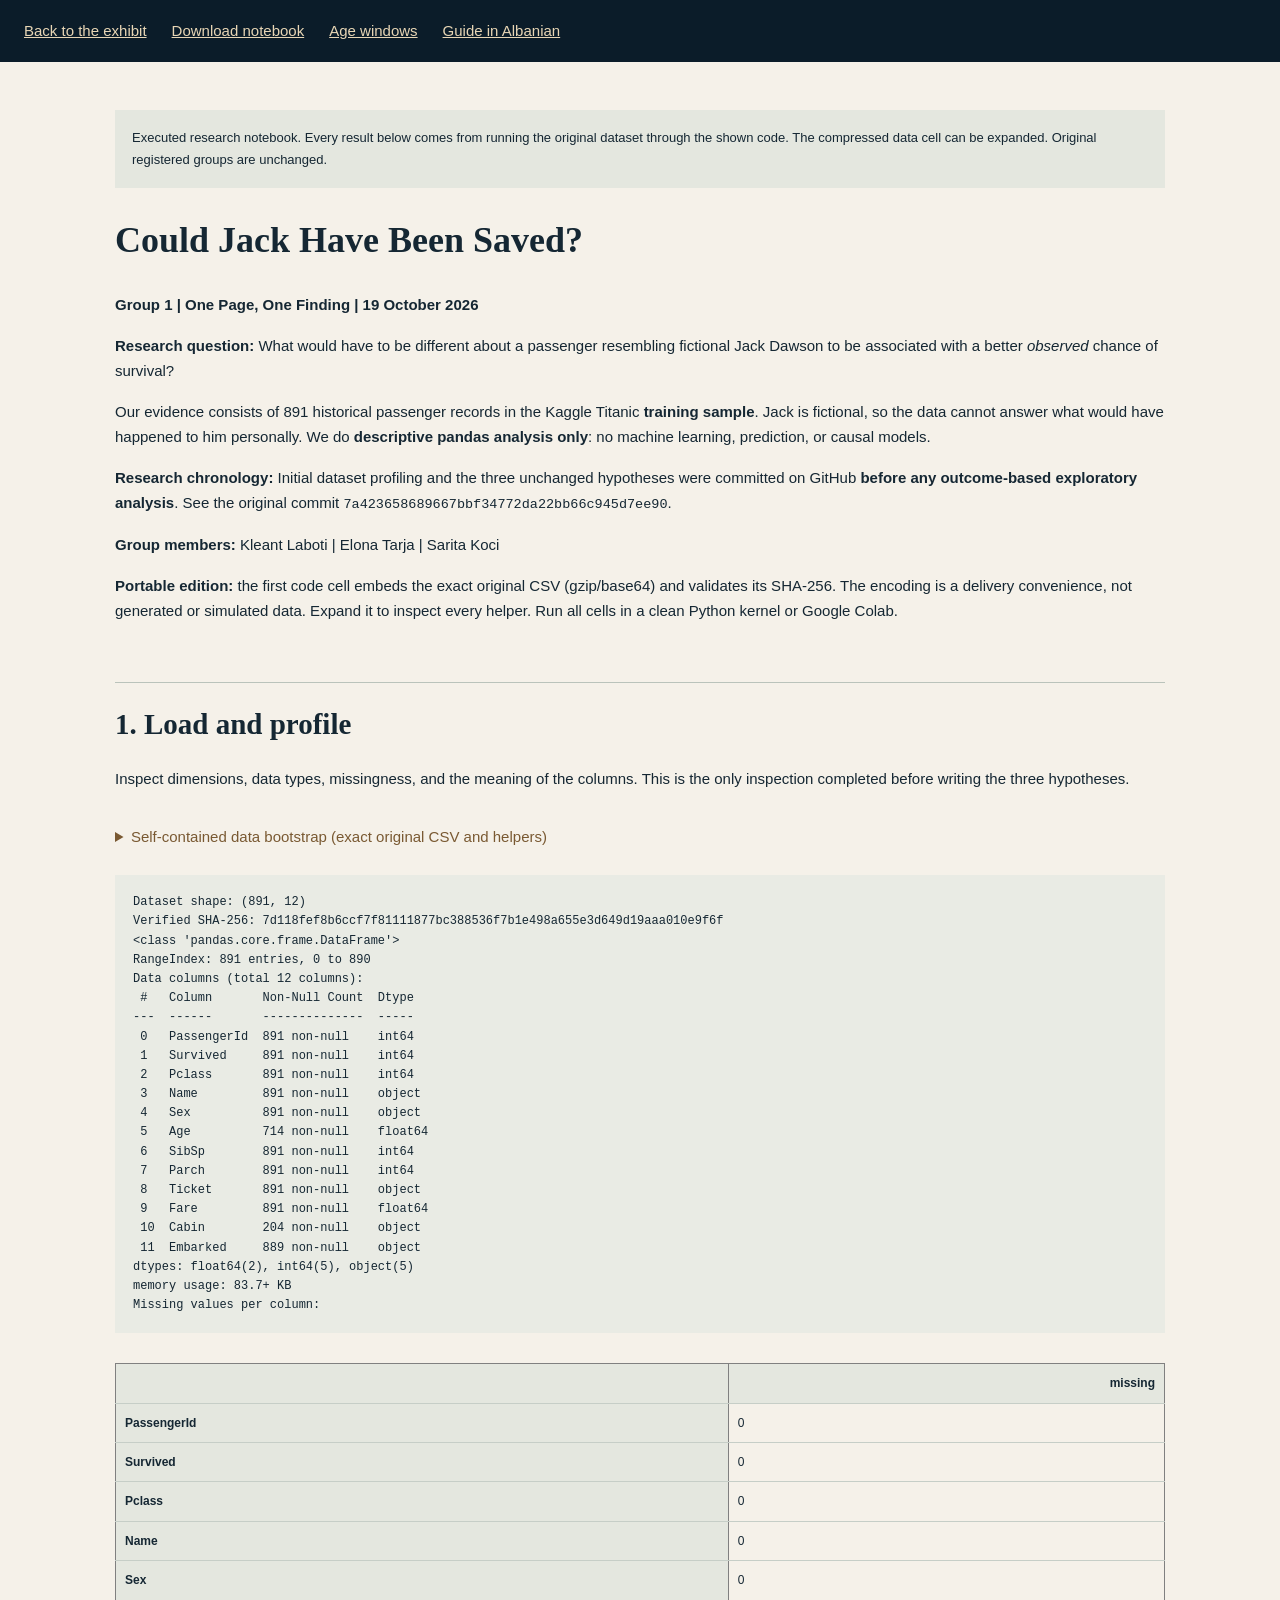
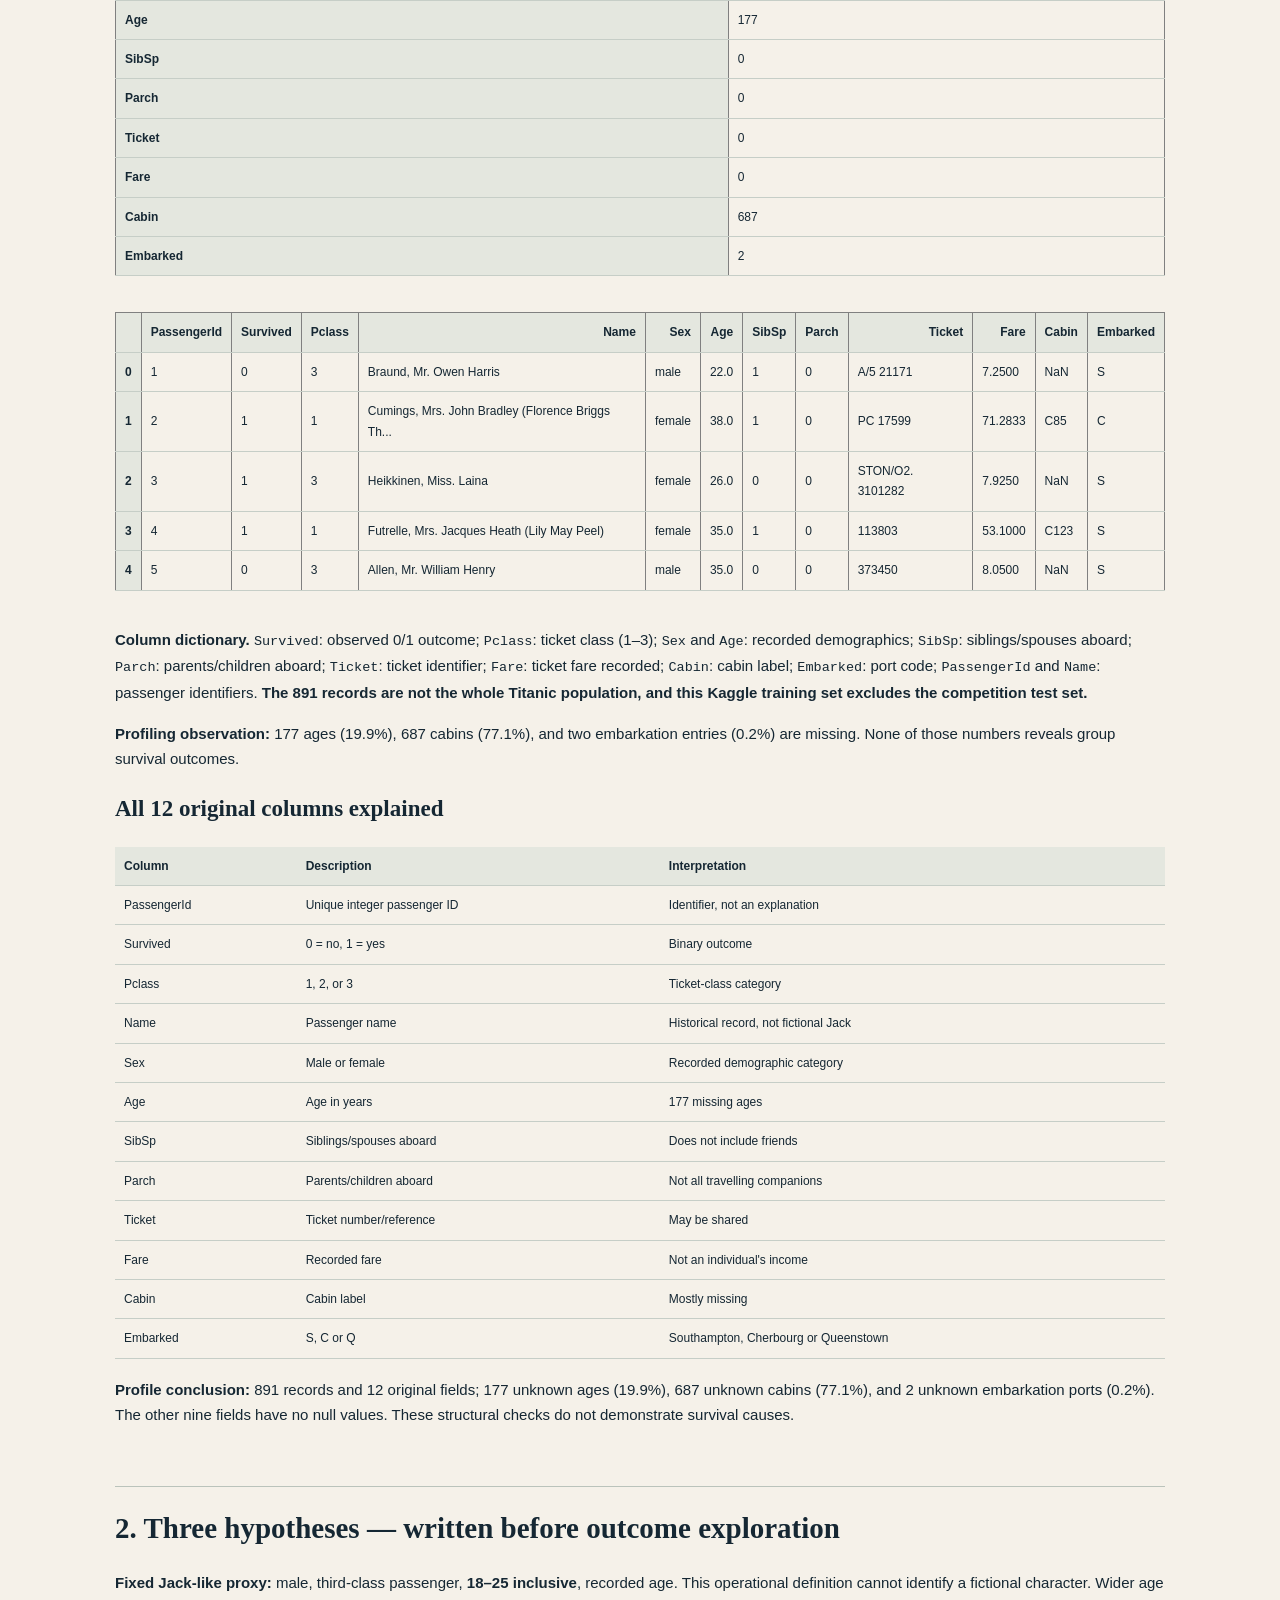
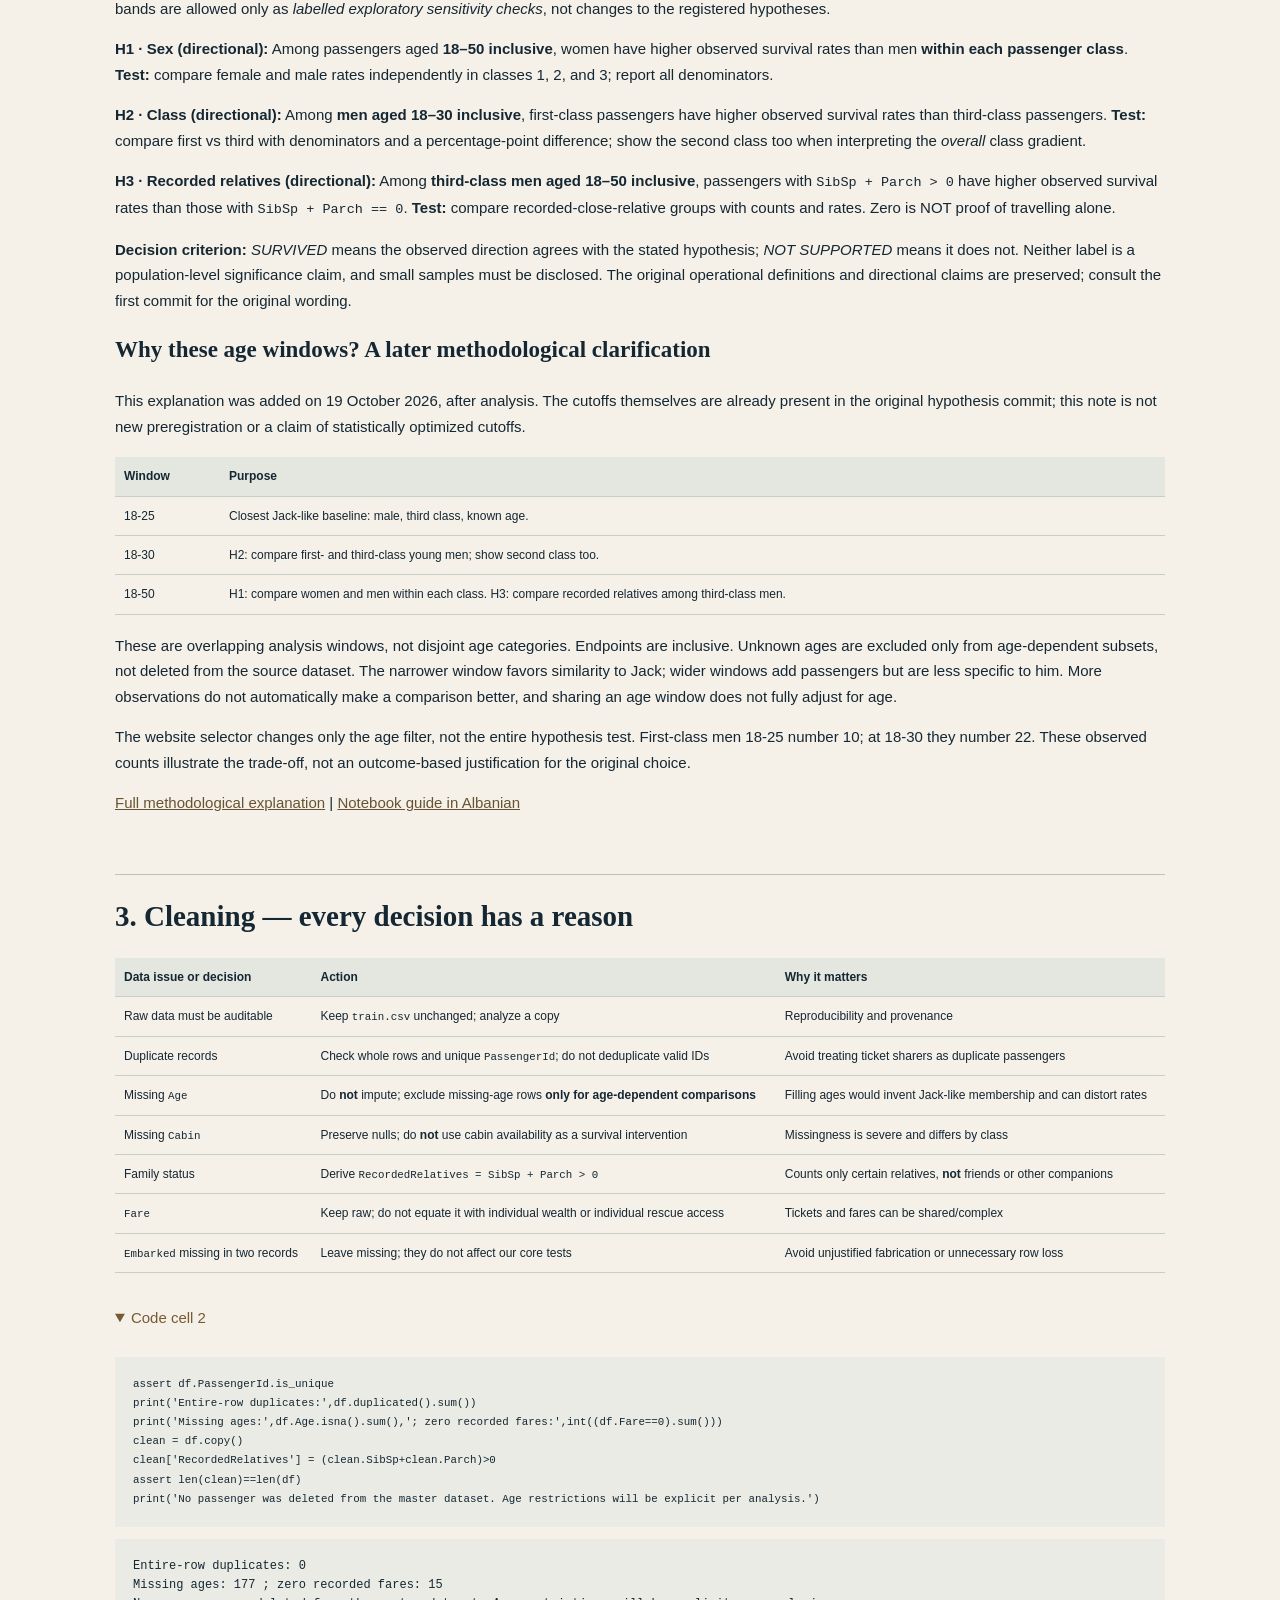
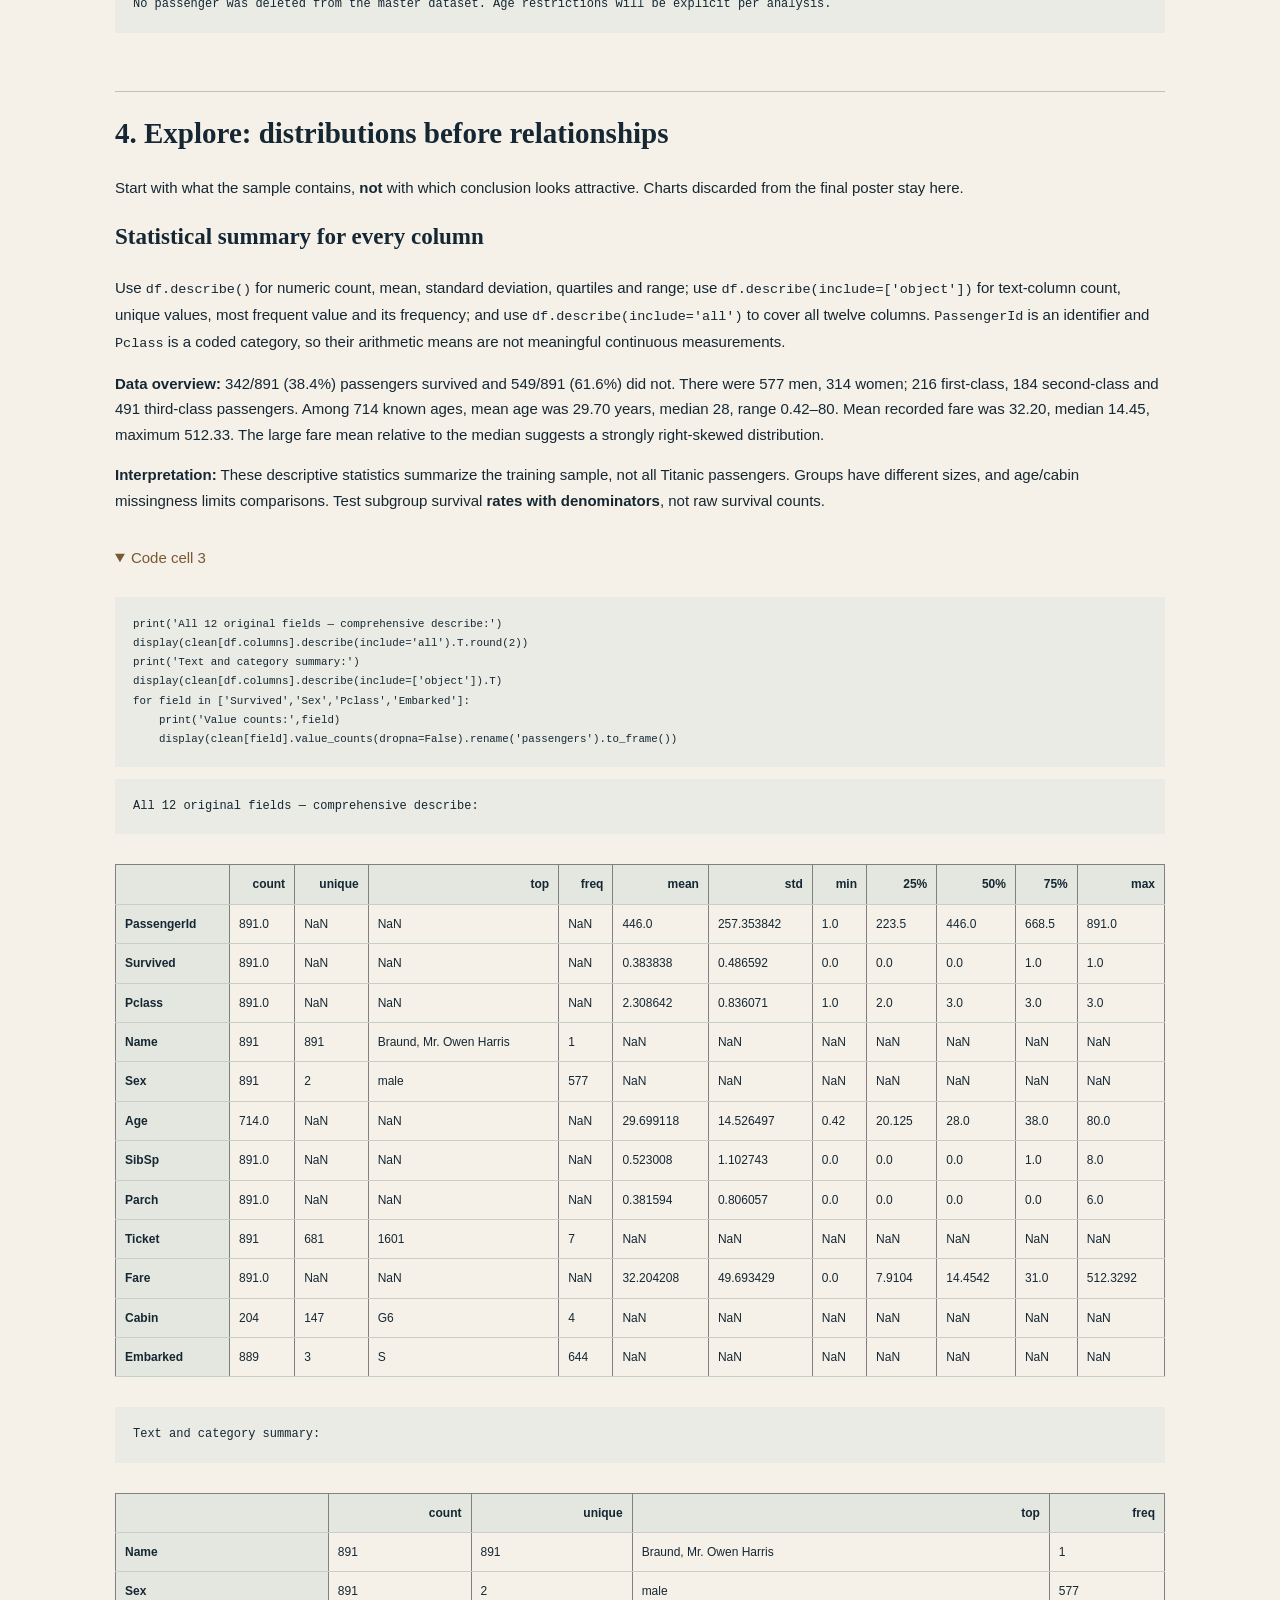
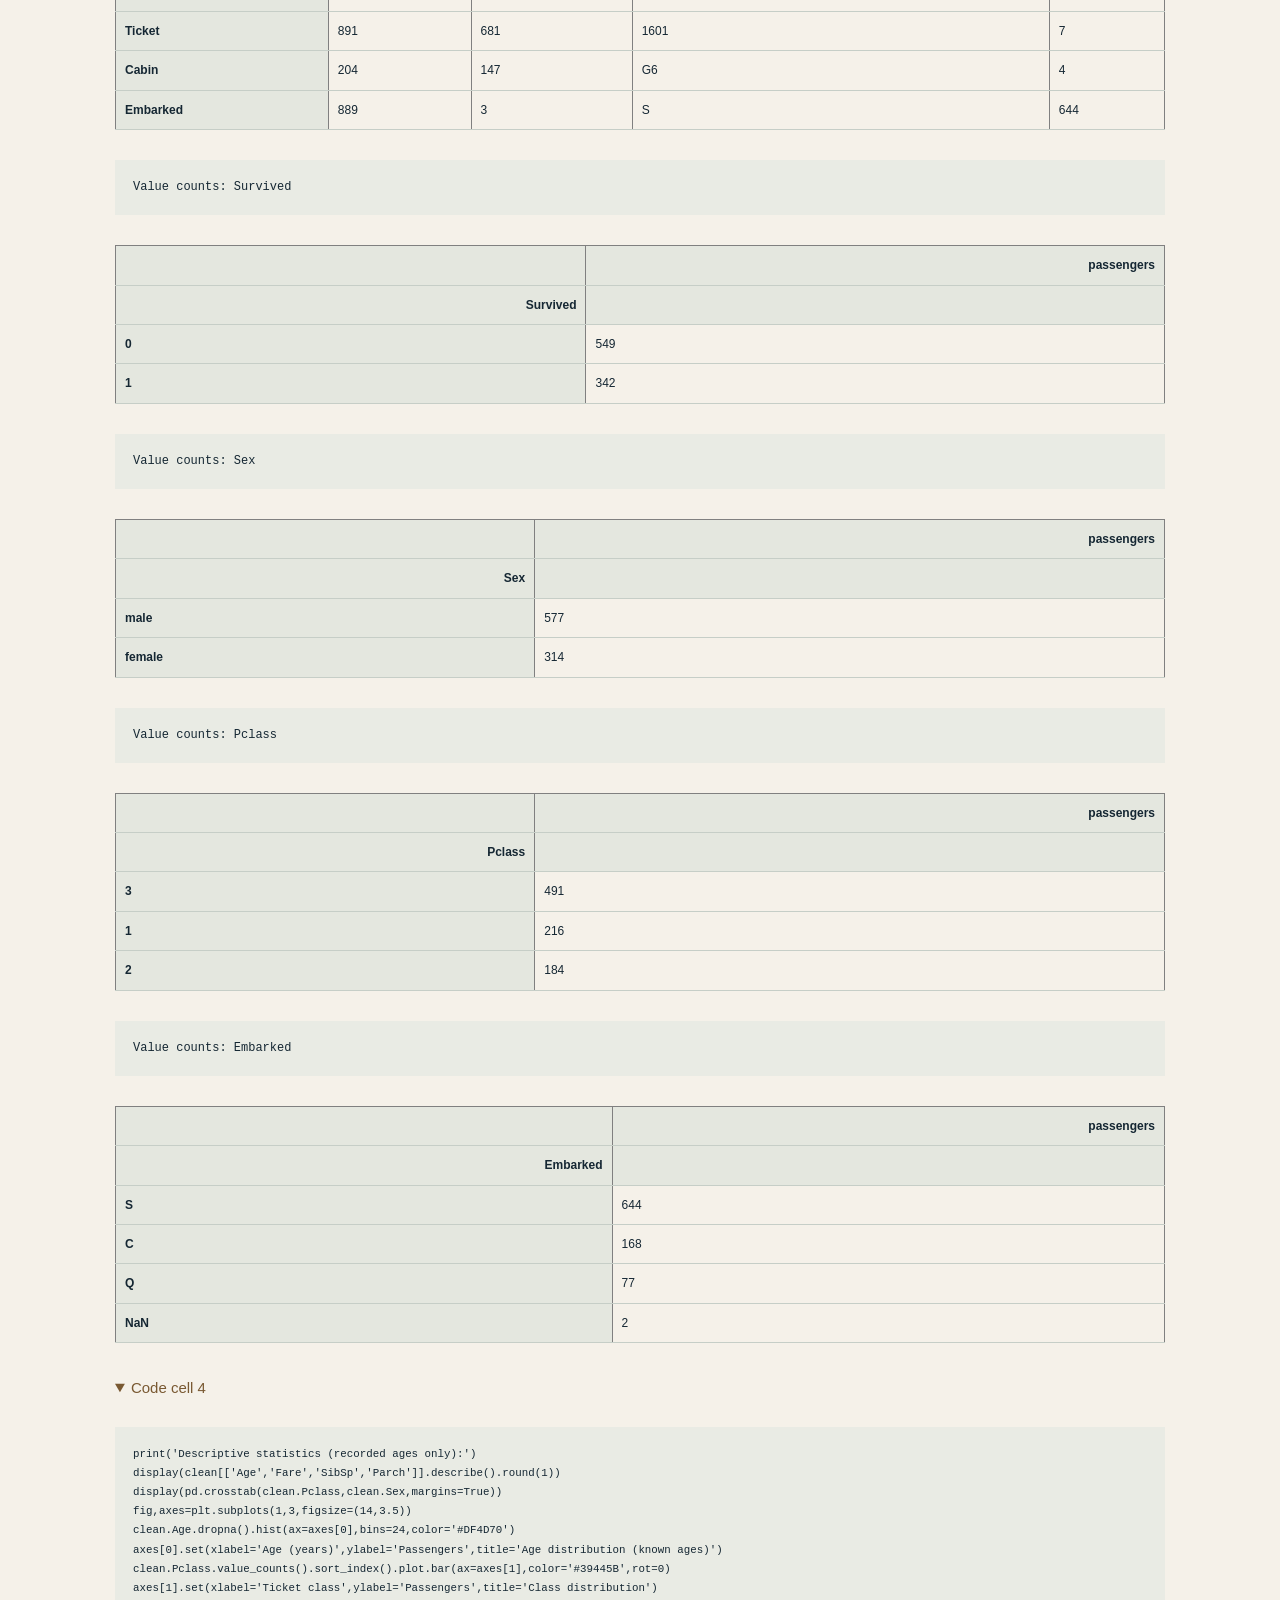
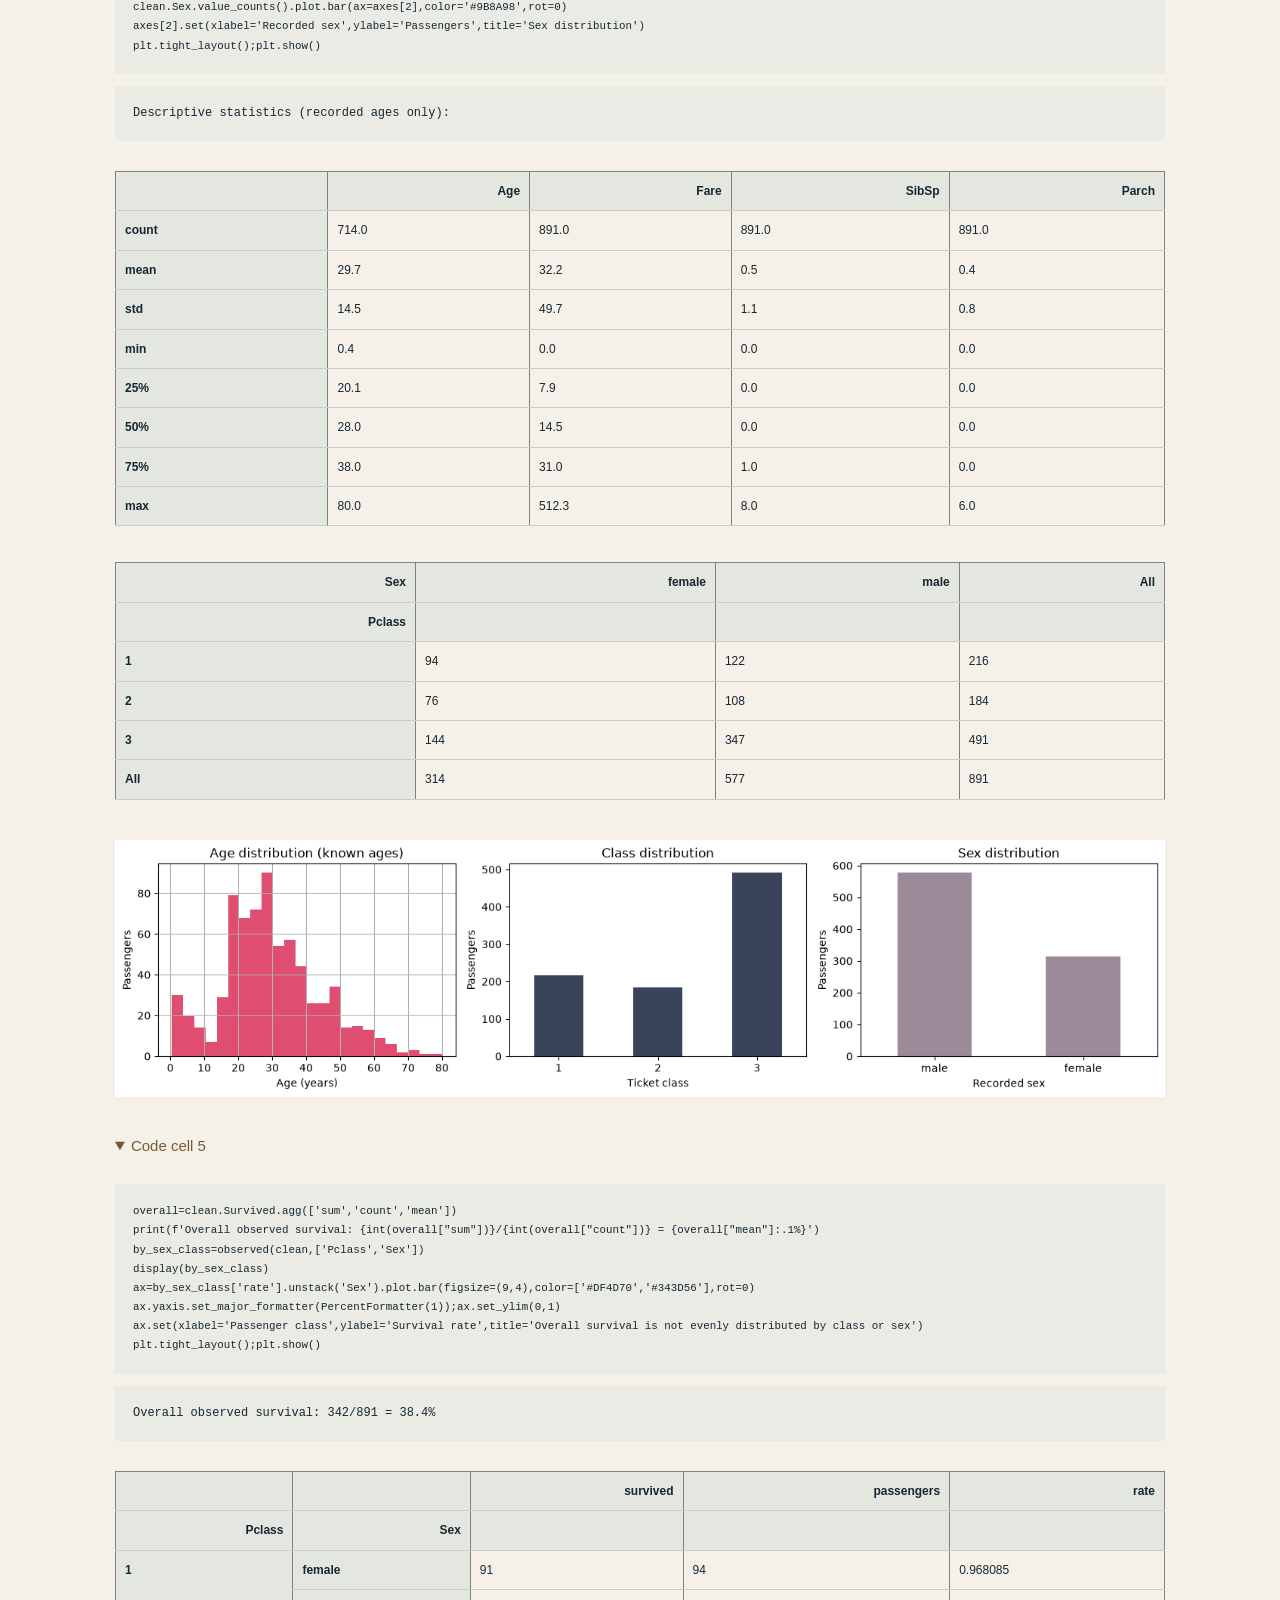
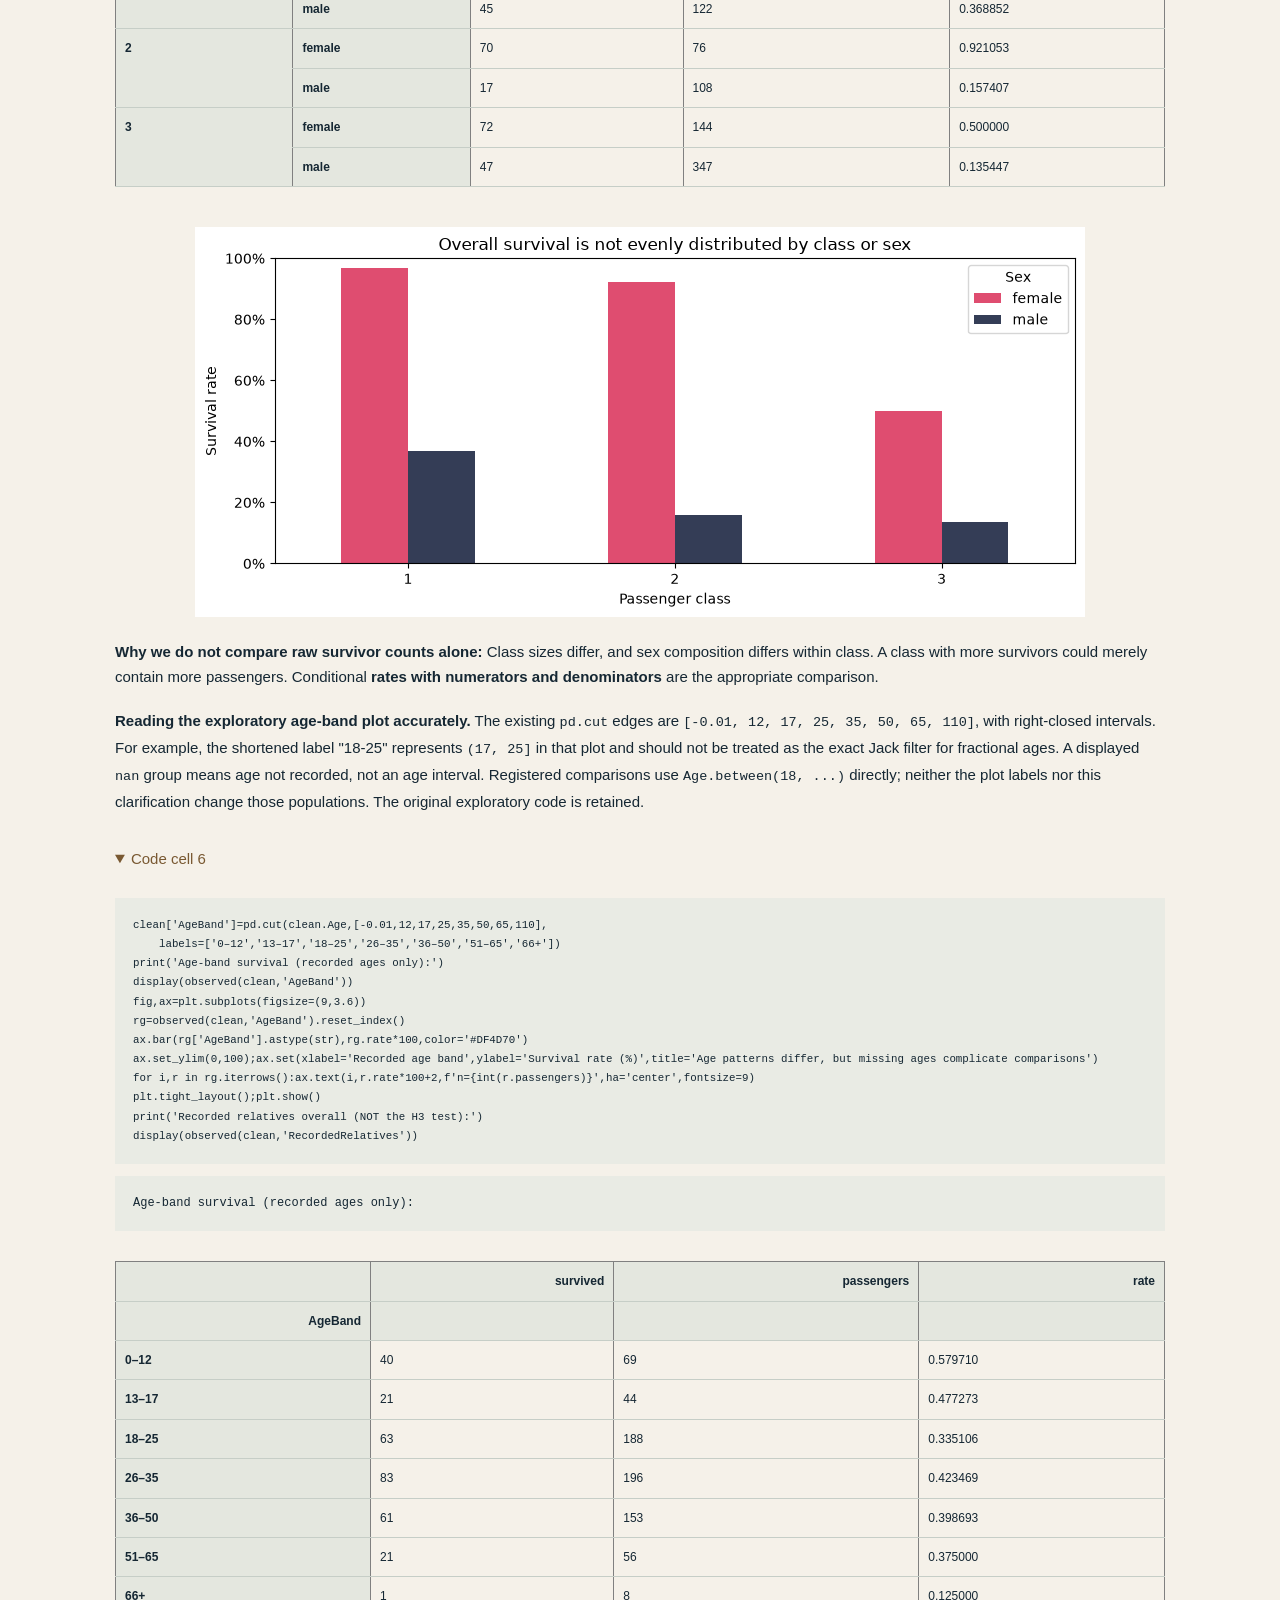
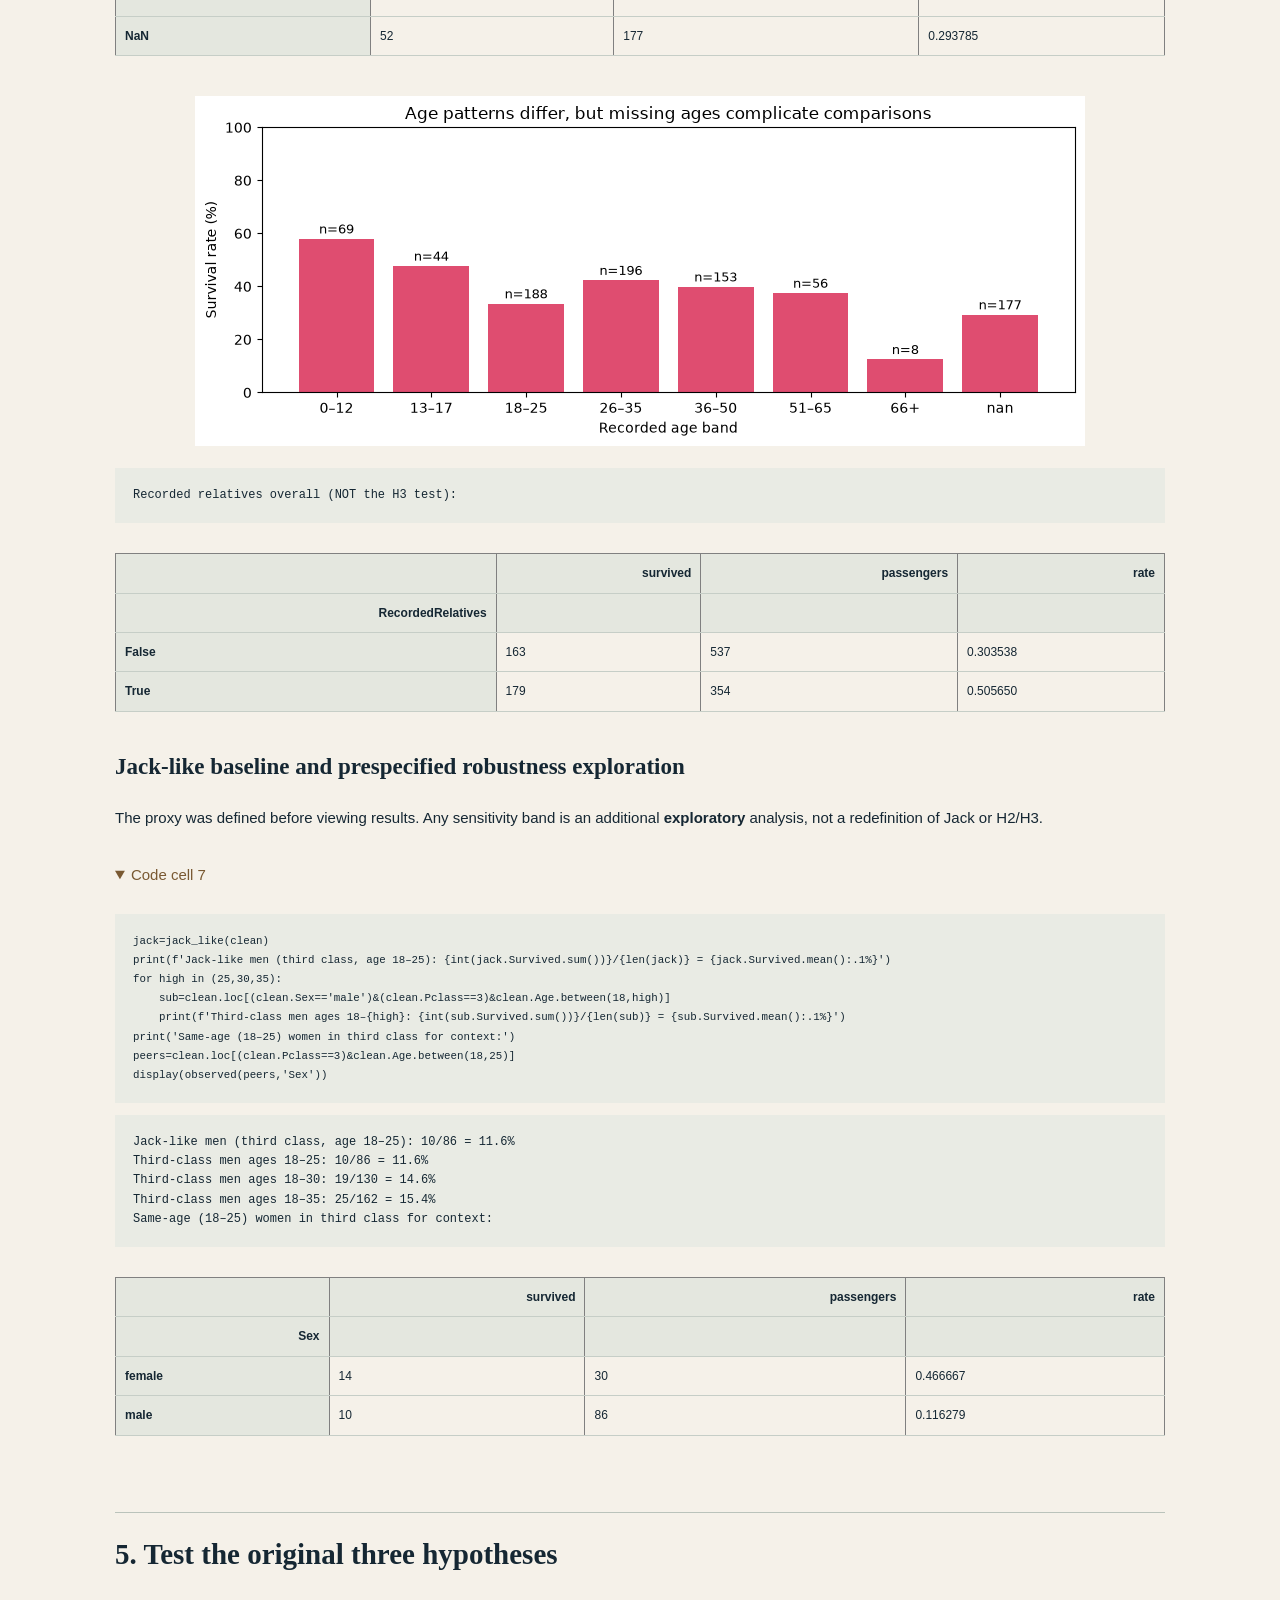
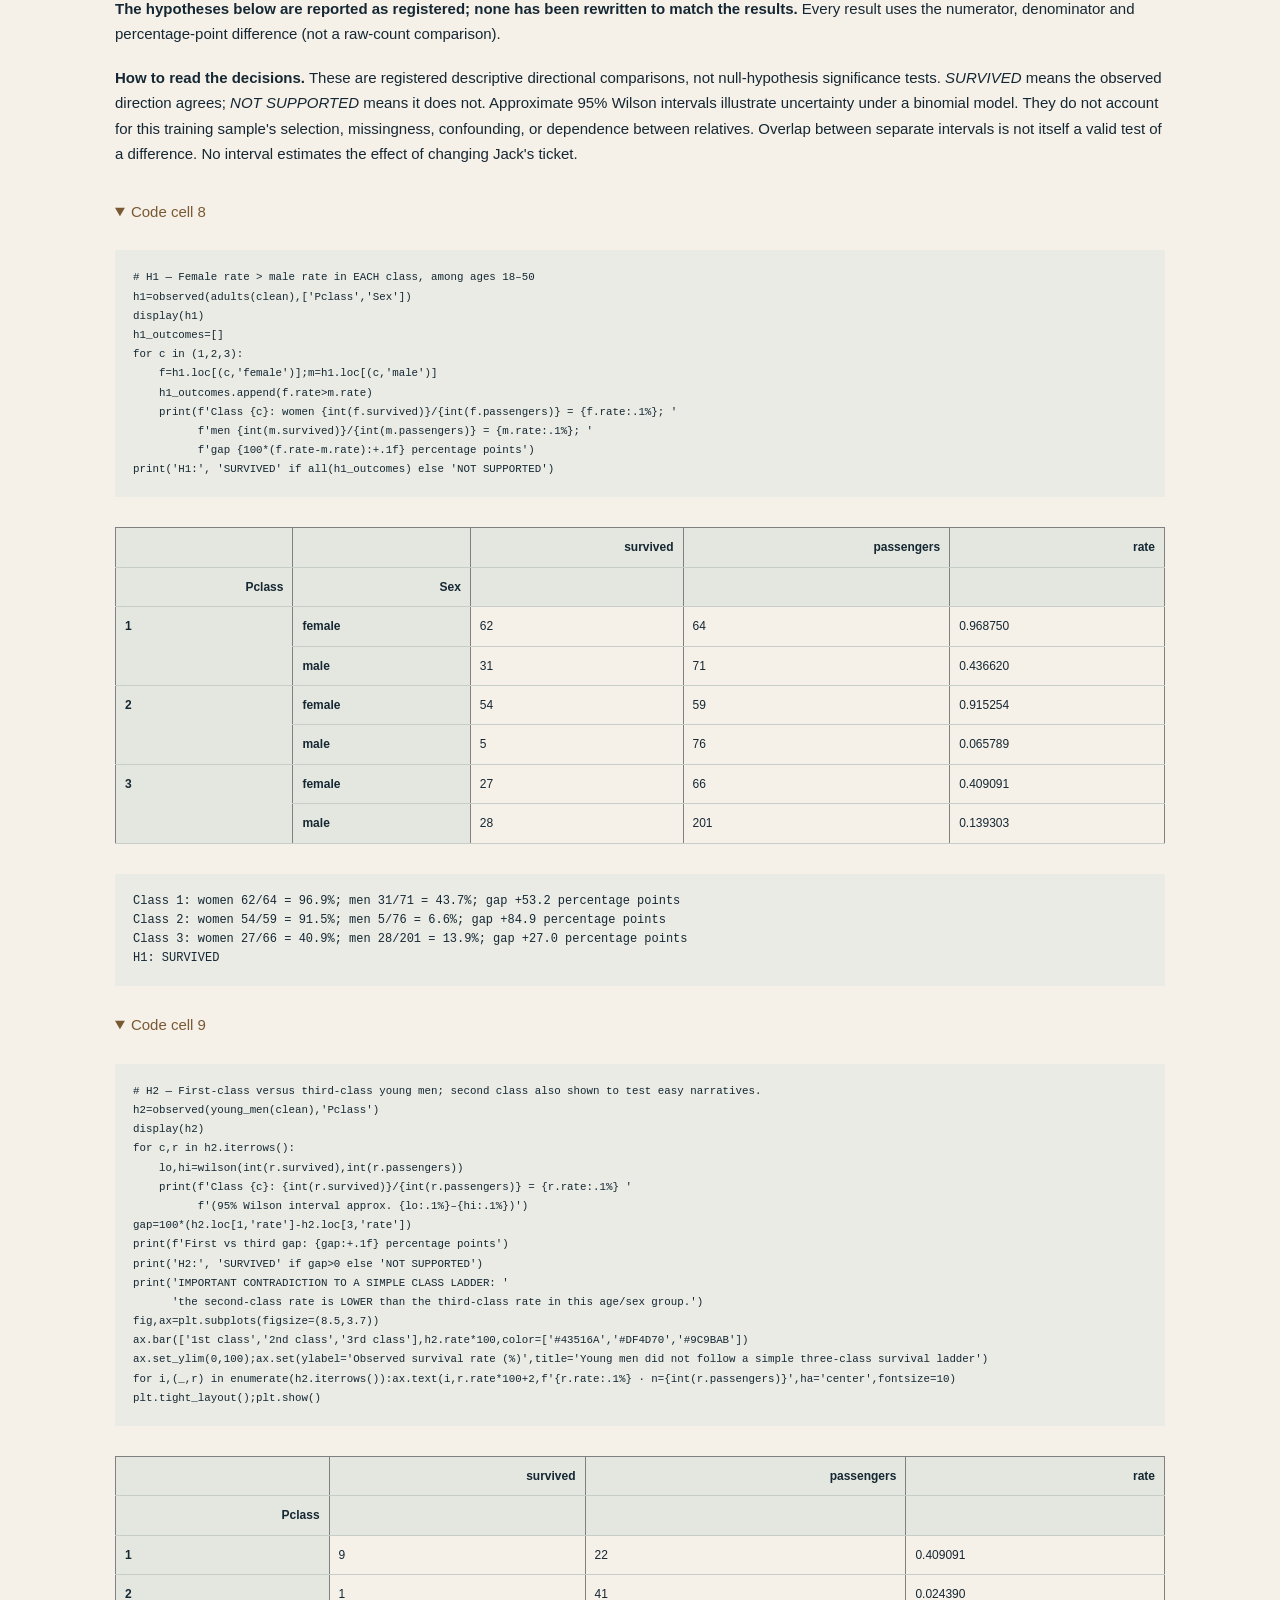
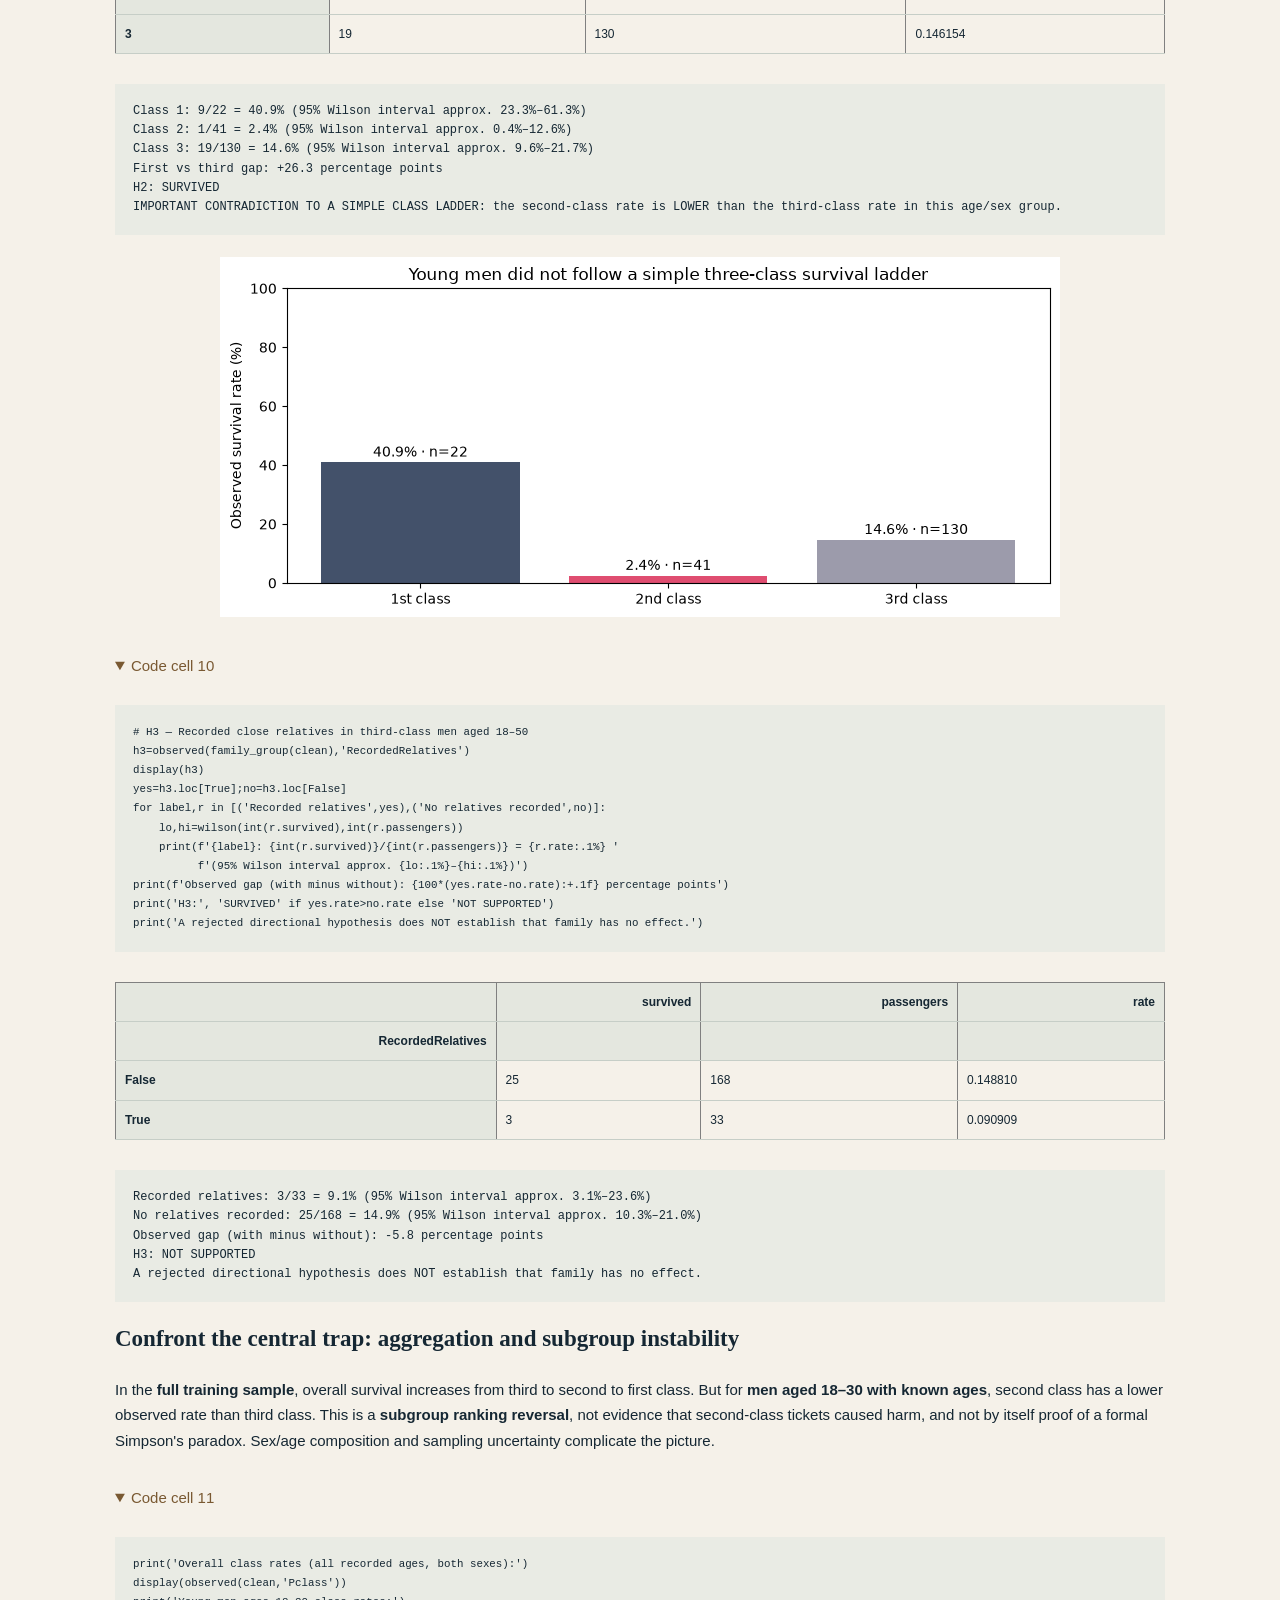
<file: docs/notebook.html>
<!doctype html><html lang="en"><meta charset="utf-8"><meta name="viewport" content="width=device-width,initial-scale=1"><title>The Jack File | Executed notebook</title><style>body{margin:0;background:#f5f1e9;color:#152733;font:15px/1.7 Arial,sans-serif}main{max-width:1050px;margin:auto;padding:35px 24px 80px}nav{background:#0b1c29;color:#e8d6b5;padding:18px 24px}nav a{color:inherit;margin-right:25px}h1,h2,h3{font-family:Georgia,serif;line-height:1.25}h1{font-size:36px}h2{font-size:29px;margin-top:58px;border-top:1px solid #bac3bb;padding-top:23px}h3{font-size:23px}table{border-collapse:collapse;width:100%;font-size:12px;margin:18px 0}th,td{border-bottom:1px solid #c6cec7;padding:9px;text-align:left}th{background:#e4e7df}pre{font-size:12px;line-height:1.6;overflow:auto;background:#e9ebe4;padding:18px;max-height:650px}summary{cursor:pointer;padding:14px 0;color:#795932}img.plot{max-width:100%;height:auto;display:block;margin:22px auto}.table-wrap{overflow:auto}a{color:#675332}code{font-size:.9em}strong{font-weight:600}.prose{margin:18px 0}.note{padding:17px;background:#e4e7df;font-size:13px}</style><body><nav><a href="index.html">Back to the exhibit</a><a href="titanic_jack_analysis.ipynb" download>Download notebook</a><a href="methods.html">Age windows</a><a href="notebook-guide-sq.html">Guide in Albanian</a></nav><main><p class="note">Executed research notebook. Every result below comes from running the original dataset through the shown code. The compressed data cell can be expanded. Original registered groups are unchanged.</p><section class="prose"><h1>Could Jack Have Been Saved?</h1>
<p><strong>Group 1 | One Page, One Finding | 19 October 2026</strong></p>
<p><strong>Research question:</strong> What would have to be different about a passenger resembling fictional Jack Dawson to be associated with a better <em>observed</em> chance of survival?</p>
<p>Our evidence consists of 891 historical passenger records in the Kaggle Titanic <strong>training sample</strong>. Jack is fictional, so the data cannot answer what would have happened to him personally. We do <strong>descriptive pandas analysis only</strong>: no machine learning, prediction, or causal models.</p>
<p><strong>Research chronology:</strong> Initial dataset profiling and the three unchanged hypotheses were committed on GitHub <strong>before any outcome-based exploratory analysis</strong>. See the original commit <code>7a423658689667bbf34772da22bb66c945d7ee90</code>.</p>
<p><strong>Group members:</strong> Kleant Laboti | Elona Tarja | Sarita Koci</p>
<p><strong>Portable edition:</strong> the first code cell embeds the exact original CSV (gzip/base64) and validates its SHA-256. The encoding is a delivery convenience, not generated or simulated data. Expand it to inspect every helper. Run all cells in a clean Python kernel or Google Colab.</p>
</section><section class="prose"><h2>1. Load and profile</h2>
<p>Inspect dimensions, data types, missingness, and the meaning of the columns. This is the only inspection completed before writing the three hypotheses.</p>
</section><details class="code"><summary>Self-contained data bootstrap (exact original CSV and helpers)</summary><pre><code># Self-contained bootstrap: exact original CSV + transparent helper functions.
# No network, repository checkout, external src imports, or data upload required.
from pathlib import Path
from math import sqrt
import base64, gzip, hashlib, io, math
import pandas as pd
import numpy as np
import matplotlib.pyplot as plt
from IPython.display import display
from matplotlib.ticker import PercentFormatter

CSV_GZIP_BASE64 = (
    &#x27;H4sIAAAAAAACA4192XLjSJLt+5jNP8D0MkozFgtAYH2kqC0zpUy1pK607jeIjCRRBAFdgJSa+fXXPcI9FpDKGbs2t2a6ixAWD1/P&#x27;
    &#x27;Of5QDYNsV7L/vJw87fu3+k0uJw+LBv7jybdqKydP8j+T2Qr+Wb88vU4eqn6xnjzXi43cTa6rXk7m1UvdTq62L1W/kcv//q9oEk7E&#x27;
    &#x27;5Oyir/btchLc99Pg+7tsg9uq7+vhbLKtGjmJ4wn+e7M/0yCOojya5NM4nUye/vu/8L+IJmfz/bZuVwP+fpgGX7p1G8AVl408BOfX&#x27;
    &#x27;TdfLdiHhP6lXqyF4XlcH2X86m/yU6uKiUBd/mAdRnpblJI+mcSHEZF6kk/l//5eA/xZu8FbWm03dyhb+Rj3AH7mr6rYyF4kzuEQ4&#x27;
    &#x27;eXr+/u3P7/E0EFEYxUUMN1rSnSb6Tq/3u1428Au61Wrx//ZyCG5ltVsH53d1cwjuq0PwIGXj3GKqbjGKRBGKSSqm0WQexQIvm+r3&#x27;
    &#x27;N4NLtvr1/aibpq62cMm2P9ALFKm6PZGLJA0nxTTU95TpH993fUU//gLfkN+6/okIizyHnyRpISaTf/z3f+V4J/Cjxbzqd+uD/t1z&#x27;
    &#x27;ve3g/wi+0G/TRP06ypMMbjiaFhm8hqskw79a6L/6UDXD0OHfrYadhGvcdMOuCu5k11b9kr/8RL3/pCzDchJH0zDXd17qr4JfWl8D&#x27;
    &#x27;X+b3YVH1wY/g/Kqph+pFwhv9q27WsgHjqIIL2a/sK43xMeDqSZ4nYETRNBLwzfHSET5ePDn7hqbe06W/1Yt1B1YenM+WspHBbLGW&#x27;
    &#x27;W3u1KFEfKBZ5LrKJCOE+w2KC5hNF+k6fqnY57Ppuy/ZzX/WrvezrnQwe9ztzJW0mDw9BmSbwkNk0n9yotxaRqV90bQsGxJeBR/2l&#x27;
    &#x27;HtVcIS30q49EDl8szqYp2HEUKmuJhH73T3jaZL/oFpuPjSYO1YXg1E3h2KWRtZsoIavDi9BHhIvo/xOPX9Wy4eGHSvE1h3AaBBwt&#x27;
    &#x27;+oARGe5f0nsrt/tmWQWzLbwt+Meya366pyzSViXSMAkzOFtFCt9OXS3T3+xWvjdyt6OPdg7v+BBcBl/BNyy6rfwU2JekD0ScFDlc&#x27;
    &#x27;CX6urpLre3qsF9Ka5dV+JVtp7BE/kCjiLI0ncTmN8HTDoYgKfQP0Hgf9Qubrqm/gdHuXoD+cwGGcRGRyJb2MCt9g8NBU7cZ4iH1T&#x27;
    &#x27;78HurrYSroxmA/+/+he3XdfvwBgdPxEpM4RDnsOxg3tSLjLUFniP9tzAm63pytfVrt7al6vvKwOrA++KjwXWGyurBq91AKOjo/6l&#x27;
    &#x27;G+Tr2px0ci2xKIssRT+o/masX8eFlEPDP7yr3pUj5h8m/AmyssA3cZkqQ4/J494vbrr3yvjbWQtn+AxMrq3l2Zk1iZTdVAk/BAuN&#x27;
    &#x27;y1h9kZgc7lPTvepjbK38ed1tX8Fs+aM6J6aAB5qmk5m+lXTsqtStPHf9S9evgkt4l719gcUHvirO9APNhteGghxcBLxnQx7r/Am/&#x27;
    &#x27;SzDbr/boAa+2NX5pdYzwz45ClT5N4JPhNImC/waZLvyWnhWibS+XYIJyXb14ppeJyP3Ehfbn12BM+1b6hjtr5H+UTdIFwFDBpcA/&#x27;
    &#x27;ylRdaDKPRTCPU/ifXN0G+eXv/3P5flBvnZwURCf4eN/AcXlfz3y7FK2uyOnbiVA/zXO37Pru50+2n6buvNiUlHGk/ECZalsXkX6Y&#x27;
    &#x27;f/b7xXoPDzQJLrsWnW27l01wRb9OtGdTIT8LwVLzaR6TwxbkZ59e0VbZ/7Pl6G+E5xEPotQnu3aOoJNLZPAyEnC/eOWLvFAXJ9u+&#x27;
    &#x27;aeBAOZHgEMxWkABU4xeTZvCd4ea0k1EnBp3MWlZLdrpXy3cIl8EtPVqmE5H5dAZOG/wA3EM41TaiTipGbnngA3G1XIH96RNtD0Nk&#x27;
    &#x27;300yKeJpxMFMZPoKt13zBp7e+H22ErDnTcW2ksSctORFOUm1oxY5O6OtJFu7rVp08a6BqoeO1UnGv0oJw7xq+Zn7FsIGWynfeKTD&#x27;
    &#x27;1ZTiVWzjlfjAv2rHQsdOeVbrVwp40+RKE3alCblSyAYgGfjjX+qI8XUgdaqb6iglyCBwQnoRJxBd8GkSynhn66ZubcJatcG5+gd4&#x27;
    &#x27;uQd4t8tuB9EHbL73XYC6hXCSp5BLldOEjn8Sa8t43vev5qpssyodfuxeZL8Lzi/hQGGiBn40+AGpRLWAP+SlRfqjZVmBb1RdnJKG&#x27;
    &#x27;r30l+Sw+ryWezfFpTIU5jfioiY4C8BAd5Ev8op4gV4RwEugTNMP/FTKHXkrr59TvnuZ/Qv1QD/AxwbUn0TTNySKSVH+HS/lW6bhk&#x27;
    &#x27;UiqoMXbBJYZK+yVK62YK180klP8+dlDQDH6IwJfmPt3TdD79czZNwLTwVFrbSsjz3sm25QNxCT7BZNHqe+ehgLIlwtCi/nJh/CQ8&#x27;
    &#x27;IBiTyeegSFmu5M53BFEiosj6gaTkLG5bceL+r24P4f0n/1FlD1kWYxzK+LWl5FZnfds1yz+uIetfrGtjg/BztEH4B9Q5Af23n9wT&#x27;
    &#x27;EdFnxlMM71E9fxpxjGz3TWXTpi/7dQVpc92wy8516oSFUQkxrJxmHLzSWF/iWze8d7amgDRsja5tXu1MAOJD/id8CMg4CuX99UWE&#x27;
    &#x27;9ttQOL4at63S2eCpkRL+M/DZBzhdt9V/INA5J6p0fHYOJRvk3Oh6LrEGhOuSEV9Dyrxbd3BxuvZd/esX2O+5ycC1KYMBQZ3ondlY&#x27;
    &#x27;/wW4aMYJUkq++Puwe6HHvYKyuoEHBr/WgX/DrI99uv6XwZOmkFlk0bTEL3oBURLvL9PP/aPrmpb9+u1+tXatFwI22KnKbObwtvEG&#x27;
    &#x27;cv1Yj/vVyoRpcGAHe9eRjSTw1TCL4UiSFvzB3mSj/yJE2KHb2+9UTCkvzErPmaclJcrgwPnvzrsWHDCW6Pd1X++3NktX/66+gwQd&#x27;
    &#x27;aazPAJauZMs3Xbd8r50qkg/wNbhmKK8WG05dMHOCi83AnYBjgsBc6guR/T5BKneAhI4P1Pd+kK3tP+hnyUr3WTJKFT5DEmfCwAzz&#x27;
    &#x27;dOmmbJRbom0V4eQCAiz8VFAkVW0O+mjKWC/qfoNmv+Mwqmt/Ae8R8luhXP68UNVcRmXY06brVvYNwDWrhgvoRCVsqv4q8PXRQ5P5&#x27;
    &#x27;Pe0kZA87DuMqRMxcw6E0IPVSpIwS2vtu/wL+duOU8PDGO8fzRfjOlN+DXIR+TIb37cAHyTlBj5AWNI13cmw2UwrwG8oGr4V+fk4M&#x27;
    &#x27;elkN0ksN3D4G+f+n6YMyI0hpppFqZuAlKGF1K1l9FnpwFZTYODl+hF4s1l6siJz2Tk72CLUmldR/1WDR7S82oUznE1BHq0o6y/iH&#x27;
    &#x27;VGJ9ke2mJtuDz/K6hox5vgdP/c71UuycR4gHkT2PeTw+DLpFpY5CCyZpTzXkyyePQS70bdzCJcgcti89BIPgy8j3Pk2/QywMIiid&#x27;
    &#x27;4TQIvgWyxfm679rutds3HZn17LUbdl1jzEKVQ3iYCgxs00TV8GAYOQX1C6jWKeGX0n/2CJP1NJsmnO/npoPF3a+nerXHdBjckT2+&#x27;
    &#x27;VCMmBSYS+RSs/zq4yZUN5RS+n8ABmezm81vVjlObsHALjbzgP7zfVeQCH6s1pIDYuqy33q/zJIdUw2QMObnAOZzSd93KoeMza5bw&#x27;
    &#x27;1W8g3vHLCqeF/jDYqQBfEuuvVVAietm9L3/bDBK60hFZkmKPJDYZY0Fu70cloTbjTwUBH0o13+upFDif0B+OqZ21lrKHBJb7R1/A&#x27;
    &#x27;zC6q1109sN+io4u/hgcuyUwKU9xfyn7b7XZO3rNaHqVuJnET2ErNC0qAikS7L6ih+2pP9S7mK5hLBfdHZX0IUSfJpzqdLXRUOftM&#x27;
    &#x27;nSL958Hzrb1jrkz9+59zNPQitWetIOd3US023LpCL/YV6/lZ8xOL7nPdpbmHkq7GftYNFhg/R7W8mKi8Gj0JWBO4yIL+AFkkFORL&#x27;
    &#x27;Pyf9JquGfZq+ix/TP+EoZhkYp0imgr8tGedT0y26t2FT09FQ3R9+UV5y+131rf8BKRXYuWOqRUlda9McoET7BarpW7Qc66rF71sD&#x27;
    &#x27;JTnIuWzgs9fOR5Pw0fiTUYMvEdgnNLdRRsa5gIFtbR0ICcvY3OCXzgOUselUYpAwJetDtW+g+n2rW7/ZKfCoeq3FkiI1FJs/f5qa&#x27;
    &#x27;VfYqVl7v4biYglc7th/TK4w0aQ7lOuRqkFROrkSkLkU+8lJykoFm16tkBSpS1z9S1hNDvIBbg8qHHocaUvPuP6bWgJxF8ltIS3Pc&#x27;
    &#x27;w9BOSUpyk09rzCwPfo/Hq/7ZYZWRMyYoqeV/A1XDsFhv6yVlDDey61cyuOAMP7I5AxSoaJIZvsaZGqRgk09dBSq99ifc88i66V3w&#x27;
    &#x27;W9Cvna4FWa+YCgzal1EYXEaxuiD50cuuoZDBs59nbNNXqnVaBRdd67ZIteuAF1tCXhBzyz/U0e9r1e66niNJW9W2VxlR1xZcIeXw&#x27;
    &#x27;cHKp9JFw461c2OOxw2Nvj0Zhoghkc04UgazaXsH0uR4gGizWXXB+Bv95i//r2dmno77X6EJkpT/W9U765RPY1lB5MRw8R6qyFzAQ&#x27;
    &#x27;dKmXsZ4whGSfpvNIX1l5L3izxsyEUPcB3xitJDNd+JDM0/o7bzBAwxi+SE4ZETrAzEmlopCjeg2pBL+Vp113UO9iMn6nYe6/ipwn&#x27;
    &#x27;Ls3mb9kMb/XG6yF/RR9St3Jc6IDriOJQpwf6QgWnucPgZcjugEP/FEraUhXoPN0IqUR/lJt6wSOyJd+8cAyi9G4+4mY9jeROBSfq&#x27;
    &#x27;KET4L8cJ5LJ6AhFR7/MBpwLc8K4a7CLBUd/CnTeVcXdJTrExhLoKm3NzvJq6AzLJf1cv3d50cG9r8PW109yappTFwc/dLC7iEdMF&#x27;
    &#x27;1BXWR73VS7elwqlFnGBJZedKPFj6sh+GWnUT1F//Wu362hu36i5YEgnsghVsODxUmu0gKavW9jw21UaOg3ucYbMrocGmuvWMT+Om&#x27;
    &#x27;A6e6rblJ+uYMJCNn0BvwpBc8u2O/PEeCurbtuLH0gM9gqtE8nPJINhSqqsz5MxbjVt7JTp4Ne0f9ukgVPDgqrP5jLOEf+3q1gkfZ&#x27;
    &#x27;du3SDbbkYlMwwBhSJN2sTovgIlPdhSgOj0d93NOvB32i/M5prCuk44kfD5Nu4TVsK1PqVC2O6XUosS85/rDSiOKYc++ul1wpqKHx&#x27;
    &#x27;qCOsW0UJxGLIfp14FsVU7NgRr53wmoqDLfzETDdOuInx8mKnHE/7obL5kLqAsrM8xppXTK4wYKg/nx456wfZL+q3qoETe2gq84nS&#x27;
    &#x27;5DfumudK4240zy3BZEwJHJ9uRkc8N7pf3FdrPq7wPXe17+Cwfxk7Vhqzb6yWA5de1z0kBn93P4NZb+elOqFDE9NmHqk/rW6fSm+I&#x27;
    &#x27;ffYdztrWc3SqgQCmGevofx1cwVXwxnlEdGWT8KnnmBMu+vIwiyZQ5rIZCoral331S7Ydu+cv3S/TPqX4pvxz5Ha0IxHz0ZbNuiPv&#x27;
    &#x27;1iH4pBuCa9m3OGHo/JySsuvpP7SzECpesSkKwT3ol7plAIsdqMyC85u+Wkhl2fXuENxV+/7gNC9zRsZgU0Dk2jPrKxsjrYdf3LOU&#x27;
    &#x27;UJo3qkBRpQm1ebsa6vwHuZTHPcu4SMApc8ajRkhwzSfwQZRGPlVbHK2phguUvofluOym5k2UF2bcreZIsRq0ryuucjCZl272F6oJ&#x27;
    &#x27;wOzx81MQ43uCEilMzIfIdTb5Tb4PDnwAS5LgvmsPr7I9+BMARHnkOLXPNL7nMsn1zfAA1EHmjIA5NmP5CIYT8YjpuzkO3xtImq4a&#x27;
    &#x27;M2WOMkqa4MOU0zjK6ByoYSTmxfWqqTvuHS12ZrpCZ4gASmKSw68nF1Cm4XvgcdKF6bgMZkR//rRvwL1Wn9x6Gl+ArjdNSy5KqKr/&#x27;
    &#x27;dgDX4U/cn7qfrm+PzaEqeCChnoFRUtVmU/UV4aTwViCWbqrgoZY7sF/V6ms5P4aD0yw2jsnpJNvHUGGzxJTG2LHST7vvN/yhZA+R&#x27;
    &#x27;ulr7zT6RpTHcbGYcVkKWqwrBd2f6uezIhPkCBeEZohJbrxEfp4RsVseJZvDAEH7ciXTVbDp1EAYz+6ry445jz1NIyjUw9f8h2xb+&#x27;
    &#x27;BXRuNv2PcwbAhAl2snKTOCaF1zVQH1D5FAzPq1Utg7Ozx/3LwRm+l2gLH7QQoqTkEPnW4+eiyAAPD4cdbu+u20P4vw9uIUGHYG5v&#x27;
    &#x27;ER5Vv+pYhGGBMWdyHWvEDxVZFwd4VZPgUb5NFRKjGuBOcXrV6ERxsANkhspgWky+I6Us4qLaSZVFqOvQeNNt+6a2XQnlOGZI2P9K&#x27;
    &#x27;OUlLqXn/IKuezw3dzfnVst6tgx/w37ilY2wH2lCvZNkUTiA9GTnxe9lxofCza39xHEhTSgVm0xTvJA6dDkWUkk2/YQtNJXrsEWd7&#x27;
    &#x27;LFSCi+bgNBlCer3K5RcYz43HTyn9/d44TkieCOfXVQCpgAgxoovIvBGa7p/GMF3uKxPV08jJHMsc2xyCh4xRSgZ+UzdttVo7Ofxa&#x27;
    &#x27;9jhZPIMye+eDeDIya3wesGoFxcNTy4MmnIgxWqC3qMbwuHtVunleyoNSCC1/Vy2H+nsbaKh8SyG9cZvyEY+XnqqVAwUj+3BBcpNC&#x27;
    &#x27;ddOxVQMnMisRbaevwD2rvn55MekJdod3qvnB35MyvByCYox4P8rhM0JQ/agMnE2HWGdacnZ2IaFOgjcZfG5XmI7Dk7kWSzgXckQp&#x27;
    &#x27;jk9S44gyLtRku9pZR6Ru8q9648SfzGZShVvk8vxpXjU2i3pjq6cyC19uKfyXm54eGV/VbYdNgr+rLTdeog+HxhFPoVRXagsH1l5I&#x27;
    &#x27;tdP0k3DpdHam/kNtduT+FAA0E5CbqB6buT1KLebr+qWtVHddj6mUV8DTtMau0rvswf94sZVmtCnCC6/0jCriIRUP6VxkxrkKsVDe&#x27;
    &#x27;t5gGoa/GLvII8JGqlzCe4EWZKfL2tiGqHvnyaIAnEM2S2gKVh1V3J0Yt3DUfj1qinPoLf4GfwtR03Ulqzfw4LDYQBnhaHVFrAcok&#x27;
    &#x27;bN6Dd7qAiKguEZ8CWM7ghe6Nf/sIYJmLMeSXylBZQZEdfG6k04yO1P87Be7lOdVT/dYp21Ptqd2uxo/idKdO1/lF6Nb5OU9RyfoY&#x27;
    &#x27;Px3McTLCGUmaERQagURQRmb4Rme58pU8v/oKhSe7bPzfsdNkXHakG6cK9Zp4qNfcYE9+ypfeeaV6lAy5wIsthvH9JZhHgyUkGWef&#x27;
    &#x27;OWW/n4d1tXUyv1PA4tDNQ1Oc8ef4eeaJLslyShluK06iH+UKjNr4OvLXcRpmqcW+FmyMuoYne6y71rYb9Ru8+/ztCv6hfxR5/nkE&#x27;
    &#x27;I7hpquVhsCfzIx9dEGwKqu+22/E9+0hdtwZRk+xQ4yajgvynhXXSy583lSYcUOP0dr/qjM/h3sgIvxkVCSNmFxtVDtPFTBfXOEQV&#x27;
    &#x27;GESIRRQUHdeJ/jkNT3H8/MetrBvyCXoOvMf67qaXO8jeWgdqrhwgTqQFVtgh23VBicCjmQUjngRyrGHRee8GUyEwJDCMmdCZUJEz&#x27;
    &#x27;sOmir00RwHkVA9zOzhTobw2B66Zb/uzl4dO4uxmKLLV4qaig4cEjXKgeo1TB4BqskSEtve+DOdwoPr60OSn1AsAlJeDeNCRe325p&#x27;
    &#x27;qidbUNg2pQLbRThOKZLSuRueZT3v+4Wd2f8tXy3uPbMdBL89XUb6Qz9Aub85cGyBd+uUaTTuBnNFBKYBiZO1zqsenIP0AWt++QNV&#x27;
    &#x27;e+z8ULglh2z/+CLbwdZ5iESuAj1bw/zsG6Qng9sgj3QvQFUdPuy+TJgrYaoEsluqFHgWq8FZRyUBZiQqiPXde+ulOVzCGkzfMxYz&#x27;
    &#x27;Tlh0iuIMG+GET7lI1OEsCRV1t4ff7qQzIB/kmClxAq1b6OZnyd0xbOysyMV7/VcqNguwV6c7VhZHibgaDz/VcoV4m4DGkW6hA84Z&#x27;
    &#x27;0brFFJw8v93SNNnqVdUewRzB3FVpdwSoxm5daO8n5vHWv/pOgY2oV9LCEYWXo88NHiMIF4uNOja2JGeaRJKzPcU891JwWpwxsL//&#x27;
    &#x27;JgdIG4P5obcjSTOoSXO4J8YBxDz5IgeukjYfsPWR145D4Y6pTN5abboXGsD7DAMVuSH2OslMzKMuhE0a2IdCLxnUXZIaCFtcuID5&#x27;
    &#x27;kHztvFtLMyLrh3WHEHfw+SbDpFYC0taEHpWF/Ag8kHW5L8+KBXA0PNT1AYQMRCKGELrhPjQlCCdf4REWwYMiWPxMdBJsEPOQCxOO&#x27;
    &#x27;LQRg+pDYGP8JngH+sfXLgDhDsywIjKHeB5kpojH8RtzZmUL+n6j0sjwWDqI1jkJyBAjNduBwPmAfUspYBU6IN5HmpzCauqFhzWy9&#x27;
    &#x27;lUu/cTbuvyooLX+JKGYwzlb2Nq2cQ1rZB5ps4rDwVPE8naupBDbleeQS89QLMgmD4tLlnkuoio09II0xcWiMEUH7b+o3kwMhhklP&#x27;
    &#x27;K6UDZnKSKAQc0JHkydfXWvWgaaiwrpv61cMhw3uPS/e9Z6aN6uCIwOHA93NDADOL0hjz8Eioqc6lyPRHoKB/27WbyqFIgrf1hnb5&#x27;
    &#x27;KY6kcDLqmIdfX6pF9zLA++NR/LKVB79PR/SCOBEFuKY4pwsQYOWi+vVLM510QovpdDWOrxGkkQLxvtidnlxGCqYQxyGnsRaaqeeo&#x27;
    &#x27;/hf4obBB6gAxNiiOme2n6HU4yHH7uSPoDZ0FH3zjTEPjmAL+RQ/nW7oMTUP3oHcKNy0y66BjskYFtfCgGq45UoMMcYCub4rJNX6T&#x27;
    &#x27;7cZM33V2cMS+EYmb26CH1Bjs7rAbOXWwqf+4fQ9i3SIwWUwgn5qXQl8i465Ev2oMJVh5tM9wNIKntzEq9+EhSERSQGgR/AQEMb0H&#x27;
    &#x27;k+5+A+xnYOiPP+EaeRq5H5Ii+B0inBuvfdOo/qd+kbYxy/NcPtzCOdwxFUbX1bpx3DSOyeCirZ3Sces5w2KbP6YIx0Ueg0zUBMeG&#x27;
    &#x27;/pMFXiwig4sncx6OoMbB+WeoWHQorxbrI+LxKfBxzKMwoqgwoKld7XxgVWm7R7nTPYoFDWGf/u7AwzGk6KqHIk4zP31MUyzyBM88&#x27;
    &#x27;j4FjNd/y6i8P9HqDcKL90sGSf1B6xTzUupMH8xzUTzbIuw57PaOZpp5rpZkDjI8FmS+87U3r4AshPkGB8rDu5Iv0kzXTf0e3zCmO&#x27;
    &#x27;yBmNyygpggTbrqGe58LTGM6lIA7qvGsah3wH6eLfXa8GAHeIvHPTRe1uCeJf4tg9M1YrSi6OkZjQHMYH+oPCQwFCzPtI2Jnu292H&#x27;
    &#x27;jkjwtO/7nz+CKMVaNjawgZgnXD4g5VlhbaVfNh6hUWKebN3v+9f14YNetJdAc5iEY2cKvjghW4VXKxVBx+9vjJlopfNlIUQgF9e+&#x27;
    &#x27;EXKv95VsX6uKJ+7YgdJjXwg0te/hRk2oHKFf3LWPkyPMC1oLRG9rsJwyZAqmYvLYhMr8e3iGNeYMl46b1LRCa26xdtbgF9FZQw6p&#x27;
    &#x27;Xktu+ohL8G3G2FfLCmv+Xk35dC/ZHSLayXzugqbihAz4toJ/zx0iev3SUXUS61SotHOQOOEkAKqZd9Oa406KLzBAc2QcDUeTNIYT&#x27;
    &#x27;mCD1J9X039BU3AqjoEZNTD4EY4TErDpYqAZBBGM1ZNa3wuyoRymXbvz24C6UEoOrzpyowayoJwdkTD1KHAK0plRQfMFjwtFHRUMq&#x27;
    &#x27;DPejWh7zok00ymLDXFEIAKUjUGiaL8+s7jqebRiCrNvMFaGHTsjsfCPmWdVjN7w05vm0rQTnqnyo+HFr96Mnev4HBS4iSCDuxuYo&#x27;
    &#x27;pDQReO7224queFn17/UAV6yQnEUsueCx+lWPWCb4zdLQm4vHKU0CnhVulq5IgQXnaocXqeDyrj/X3QTwYWpMry9T8EBB9r1xQqMm&#x27;
    &#x27;peASJ1TUVZyiXuT0tsmef7g0IxcoQ5UJgWVTyOziqWCWUpyRoMWDygDW3HK620MsUBPX4ZPf41WNmgQTCbJiw5GyjW7PVLQBF0mS&#x27;
    &#x27;uTVdFo8DNM95MD2AEPv338G1bOr/mB7RRxGa2VLPFeICV0fgb5rlIpoxUvgICANXmX55WeIyrbr2VNfMlpehyjYuykT/loxUBSt+&#x27;
    &#x27;86cYCgXpJphHZ4CLlG/cqFOzbb89qAJvlCvHZwJElo+mY4bVBBGit9cAZ/HRbCzOCsZWObmZTq3+2fT1xiJ0IoZzCNcTZyVjtSs9&#x27;
    &#x27;FnC9MKsn8ETsyx6ZS64RFc54GBkjqdAeaI5HVakVcLkPb9Ttzyny3Ad2jWYs0mmGo5x5WerrREwEqXtDYhlpFphOdVlgGat/F7On&#x27;
    &#x27;6Nv/t6+H3W9UUNLx8EGVwFxf1CiGdExkm2mCc73cynY3cl6Rjljw8Uw3LCcj/VbthsV61N22kcoZumc4HMsRtquEBWJmT93KqjGm&#x27;
    &#x27;eoujMWy3Q/5anewSpo7R5tQL0BAZ0yf8qtmoFXG+B+f7YGIzUZ8FoQRQxyuEvj53uZMbkIf36Pbq8SAfrdxJp8kLhAUXxTk1BR5Q&#x27;
    &#x27;Mmrw2D481jUtN6NFoqKc/nl5UtUFclifmHw0coyZZTV7eenMFB4Bqzs0fmzZB5jXjsolAv7AORYqPNFT8MRK4SjsQ2xcji+OS7NE&#x27;
    &#x27;uJ6kiE0r2Rzkb3VDKjvBDeLEhyMpE0Vj8WaFMY+rloj0a4ZtJTcMfVVolVFXQvVrC9uvLRJmnGGDa+VpT3gxnwoBFfPBHxeODENc&#x27;
    &#x27;HA9MOSvzHbIlbinG9EzPj+Mis2S9TffGoAOHrucgN0VpQAdK5oSaVBi491A3956QgfRTZfX0ifP0THiGEy0tJ+EBWyRjtlwZh54m&#x27;
    &#x27;SVwQT+W2g+/UccI/VC97A3NgqJPI89LAJOMy5EZz23ZN45Yv8giSh6fZmUHEZcSdsP7l/6DEQt3dqES1r7ww/eEyNp563b1yUgX1&#x27;
    &#x27;n+K4B7eUq6kOmZuCRgxML5E7iGI4SFnXk+K4FFxxvx3s1JUxl36MdFQg0N3EUwWB1pdJuNiuBltod7XrogyjrMTa3HmulDkmJ2mf&#x27;
    &#x27;7s+E9zVLqpru5DsT93tMZ26OadNR7NGmYx4nqeGnS5s3SBthWfPCZZrHJY3pZ4i6t21q/e7vOgW5dEYGakqMwis4sY5U5h7HwVwD&#x27;
    &#x27;x+OSovtTVTU/DQ8Ley6vazmSDUBBJExN5sjKQSmVkEO3IRdYaJK6Hcgp5V0FCXJby14Bl1/3u6MM87esAxFSH/WrdMxes3ec0l21&#x27;
    &#x27;54NxAY/Xp84k6+aE3AVYzLuDYd45VaBmImFzPMOPEPPv7KSpHaeOwbxad13r8KPJ8zmZgghpPvpVVpY9icEYWfae7hYEn1KZN8QQ&#x27;
    &#x27;RRRQf5+M1Efk3XZa8Qdn8mdnGhDnxT/Vg0QaoxXACTm2G/thpMh+ief4uZdvBvAVTsv/xYRESJXRdSO3Ohx4o8mRfEmexCo7nxYI&#x27;
    &#x27;vNZfuGD4ZVshafeAw6YdfO6qrUwxqJrm4LCfql0H/yBarZIoUVWv/KX+226Hv/8L55B/d59cnk9kqyJMsYsp+J9MyzqG1N6aQQ1n&#x27;
    &#x27;vq03YaDq9QG7w0LAewCnoH7KwyqVhFR407VVhdz3lebHjis7dR8J+J80g/cLb/hKj09EZDq0h+FoxnshF2t4L3U79mhRhNCLQmgt&#x27;
    &#x27;g3ma6GuRu348sD6TVfYILrAN6CscxazwgLCIWMF/L9I8uEhLOIsC/odukR12td591JcJng7NzzfptiG00Sm8T8TFpGCOFyTZS+lG&#x27;
    &#x27;8VX7d7U4pvclwlf4Ss14Zmd6zogYNL1RjTVwxnSl09YUkWHNeJput6QSSfo3R8qemFGpmbrJqEREYwZLGh2INQqWWvf4Yp7gjLUu&#x27;
    &#x27;bCE+RSQVPPZC1t+7RE79pSn6fEFNyAnQXBL6HTcG6sXGUxODOqLyVEioaZJhAy/KkmmB84G5ytRFHBrFs+XSfFtu9Abfq43SUWWT&#x27;
    &#x27;xNy9w6daISdzBDdVppyV2BMX2I+7EtouY85+Jfjs4cRhG81GY9sIE8z3uqxs5vWvzgyjGBOPpFiPTCliqtOemurgcIxuVdMM39P4&#x27;
    &#x27;iMYoEVGQF1YemJlejlaDJuho+jdVIedg+m+K8C8ViqIC1zzCjUcjBQfB2oIWAEGdcTVmMkHlIxSEoMOFCAbP/9aI9KoXzrfPPiqi&#x27;
    &#x27;Ray/DaUl3w7Dm5kX6vLCk9HImCebCoWmiJksIGJq3F44aFkkYF+pcdmn8a1AHZCq+dal/nV5DOTVFmhQvOfagekpigILjUQvoxNA&#x27;
    &#x27;XiHIsG/r19dqYZDoX6QdD0kfmYBRKhLwoGlOIksR6fZFfgZBfe5WOijD0zmEiImWC/7K6DMhst8OcxhoggUPfGSlnTRHkqF6COp9&#x27;
    &#x27;2VaMsRSvRy8+bLqUkb5Q8oHIqKKFETV075SBx/p3ggpcjHx72e7WVeMNFE08QAgkFMcQtoa1rLeu3LKjLoieTAjmWwuenV26g+f7&#x27;
    &#x27;enc8do498rugzoilchjEIQJxd107JsuOCRxCUDZysddtJF9N5TitSQjj7Hq6RKeugqz5Ug9EeHitvtXOxyPmKaT1NkdjIthFUy02&#x27;
    &#x27;72bszGJASEfZjQGNkJ8lWtfrWV8j+giQp79voLTujJjtKVCeSOKToh/68B3DguPk98IfwhmeNcr2uGyqNwSR9YO+QpsZwo9ICBrz&#x27;
    &#x27;JJer95oFZ7g75swjq+USgpLzuVPDH8oieznKH667//gM5Nu9g+tjTxWrstH8lmSGGa7o9CwRjAdxBSFXZ6fgc0IBnkm4SiSUOnAj&#x27;
    &#x27;xDjvDoHXgxO5qTUNWVNU2Pso2Mbeait/7bJTSPv4KrhGjZ4xurbI0EeaYYxIGMHV7Xe74VhL7a5bYKnBPZozD9Spp8eQjCp0NEU3&#x27;
    &#x27;lhq8rLcONcSSc2PDDSkKlxsieGD2fWnOj2p3eSQmoocqYnWpB5rqt7FPYPrjTskeMBSlUfjnHmcOTfc+jFpNyBAXyu8W+mJU+yka&#x27;
    &#x27;NTkVqNstPjBKiZ9cpp5aKc/GjlUWSWRx3Hz39RQFT8ZwVlUzw6L61dS+RmqSO7NckWaOc2/RZ3AgR9+uKNbHeEyoG0qjDZuzvLjm&#x27;
    &#x27;tVgnOKDMLTb6/ZbTCa6LSCmPvd63ruYGXGAOdeIW78GXxYvJbsiu09JKP7/J3lPIPaEJFXmawZmRzlhAwjpCIqrToOCIp/WHFbHD&#x27;
    &#x27;uVY0Iu1MR/QQleoes3JERpCtpWwUrrpj6aUXOFI1JLB+KHLIBVgOuDLEmdXReIFgymnV3PQ/1Dzpk989V+YYeRAIwSyt2VBvbaen&#x27;
    &#x27;8uW7jzCSocVICh6DOaD+8QDwFGhfZGSUM3uW76E+rne/TpxpSsHnQR7mzhhcMBvrB8obtF5qeK8dN1Wf3esa3PBsN1bfzEKK+qFC&#x27;
    &#x27;+6V45UuR63djJF72w1BZ2XhIGrCO16TqT2OJ9DjzDjxrCH6Bg3NoPbs/lnF1WrSCp2AzlFFEL7WVWspCwfBRosrr6jmI9yTPsRYQ&#x27;
    &#x27;kwuhuxm5RXmZAEtZIom6Db7bwfYBnt1pgoIMV6lOXpig9aPeWPDdCWQ1a8EqZHXuIqtFbmiF1VvV/gZfwEztWJTubgHBs7BHCObr&#x27;
    &#x27;umXxMgTGjIB/RxWNfobTou1POyzv/6o7R6NZfKDYLngUZqSyB18rOzi/k3UDRldthpOp7Vg4O6fpw51KgFa9w7Lf96ofuPQmn/SI&#x27;
    &#x27;6jTkzmlgutYPnEMYtVdsAYKnRst3i+JYu2jIzhSNfV7oeo8HYhcoOnUytMUMGIJEI5mGEUcZpmqN9Z1UhnsDt9SNoJUK9Vc6k2Vs&#x27;
    &#x27;o9E8YelwEXCW5vYrEvcLQ2iK41yXdeouWK2g2tRLN3mqFJOhIlymoQIStkMJSOSsfCJ4HvZcbxi0rFWLO19zcqz04+KVRZEw4NUR&#x27;
    &#x27;RB+OFNEpG5vheQ6eIXf09s+kp3TSC7biptvhhIy4QtPgr2owuAdbEHkcI1EQ/ABDhBzxuN3ZNgFOT+vsCBYiPJLYJTi2D6T6QF5X&#x27;
    &#x27;FNwb2A/DyQEWp9q54lhRJlAYiesl2EVvUXJr+e6jpsCNqSE2730QJcFd7uTaJcF9oPCom7IokKOsgqdmjPhyvZfXjxOZ6ZCjB4oR&#x27;
    &#x27;NJIFF6VOHksy0S+ujpre+NB0P32KKdKq9LTCfL9SnD5nuilzUfcrN52zKmq5a5tlchrar9Ggrm7jh8h+Jbg73l6jyv2/q2aLdq1a&#x27;
    &#x27;IHaWHxgy+RFK78RKG8G6hCPBuSsHoRKbd5TG/jvKR4NxrtldXFRk98XkXu+25I7r4qsZx6ss2YPpJNyvSkIDhhIl42KrmjCTXmik&#x27;
    &#x27;2gRxgLkD60lCMsvnHoqsUf/8Njj/opj8wd2nsWpgnIQlZosx90kSHo59qwffc1V26c4p7nLpbqNi/hXkZtvhiPhomt5RETtjpMQM&#x27;
    &#x27;xHx9NnS+wczrmkcs0JY7Am1JaCa2nk7MSCbG30TxGz2YhAdk33s58CjB3NHfnl6c0SLI3HozCclV3hjS8tO6WvaVoW+z9GORQSLN&#x27;
    &#x27;GxGYeIVhmII5HfA/2c+6NVca2WiYWGRLEpJvJBDEicr7Ecoxn0JZ4iAW+Vd8DY7mdb+RlnGiyEM6wUY9JEcMObKShbETmZPoNM/g&#x27;
    &#x27;s8NFO00xSJiE9bQ8LEzj7vnUfog4duNUwlqDdpbjSWuoX5UJKiRl8Mlp/xhC/CIPt0y4vKoeDrjixQrsRidAywlTreb7FocYpqlK&#x27;
    &#x27;2r000fwQT5REqeX4GBk77ZmV4GjrKnscncLMO4WsOHgvlYq6y5XWdbOS2ZFoBo1HkibByrB0VHITHkhdksKRGcz/Vb8hJeL8bt/s&#x27;
    &#x27;Aw1mZb6vq2AhdMSIC+RAKf06fVmy0qcakhxLKj8cmhozv85nedEsSw39Yo7nCSlwnVEI/5iTw5OYAik4/GsWIUTpic/bV8v4x505&#x27;
    &#x27;vffXQ1rrluYIv9LqmOoSZKM3a6yK1tLKilbt8VahNPH2mPAECs/2zqwKcSOF2UuBqCcRarlqlrFJmI/17xqbIMZo7mQ3IslgP0wd&#x27;
    &#x27;EbPXJTGzrxcTfTWQ86bWQygqf+tVXy8pDb7oO/RKXixhQDiprtPlj1HYBoRNTmkkQnEMu06YsvUDLHXrcg+b+vVV+sAEXNuRIAfC&#x27;
    &#x27;lDQJs7VwZmC2nrEX/UsPkvRj/ai1bvDoueCDhzY+JzyMojvwks7ALIMkzrP6D+mQ8Q/wrw3rqmm8MqK02hWp/VvkfK9pn9PJDYpQ&#x27;
    &#x27;RaXu9hZBjaqHerExZE9ITzfBufr/n3u5fYHYfvg0qkScHg2q3tLs4EoLtyZM9LqA/K5VydofTzuwczez4vYLxN/qaPtZmGYG56+X&#x27;
    &#x27;hCSCcbJaOHrRdz93RtiNFCvtgk31MpWo5ZGcQ4bXNg3nRNBkFt78Yj365LZ2OtcjByyNEXcXPDXd+ye3RqQW2uw2EGFhvwpPur7C&#x27;
    &#x27;N2RFvW/1Bir/Gs6OI68Z5Sf5NYnDr0l4a5byfoeRZHVVmwOShgYLm2NfpZxcJYm+QjaqKUiUY1E3YHRds/F3Rn1UVCQiP5Z4u+xQ&#x27;
    &#x27;/LpyNQFUHHSHENFvdN4ScZyCaBiDKvFo7nrbId5v5eX0uJnzKBkR5YllcnBvBuWaaEWnj2ZFCfPFvr7BKzYNDhpGo2DBRv8fUHVY&#x27;
    &#x27;0KtwNtVERR47dKuEB2KcYgwWLwJPN2AzNUAPc9F03XbkXZL0d0iSJDHZiw5JpEM7FpRP88zuP0gSQxTH/V6jys7Vs7fQfNUONWka&#x27;
    &#x27;L9V6lAeknqF5Y0hoF1XfVou6a48KCBwqGzGQhHdn8WuU7R8XPUblCmOTBcd5ChcoFod5c2SORUJGfdktXYW0H9Ww9oZwJDIjMjC0&#x27;
    &#x27;ItJZ3Ezog5Hkxzh6n3+u+nXO3DUSJ/HzSULz2ydcZ7P0mYrB1xqnQL4mhOIDJI4UTMIzsItq0dSWOa4RFabr7tBJYy1Om+FtxKwh&#x27;
    &#x27;naQh49r2Cy0PUYE/ZpErlruxvBUzxs0MzlK/HNY5pEVJGm19GPGrso8XJCWpMc+VLQs+t6s3JCx+R1+o5EncDj5+ZoHPU5rcntli&#x27;
    &#x27;cKJtcDcn6K6CjHCHoXLik5hEaG5mjsrk6tVQQwJxHrKFT7LyFGTv2GJoSp/j3y7KaYR6KPMy1tfgtphc7n/9ql0RziMEZBG5a9qY&#x27;
    &#x27;HPalgqd+q46h44aoXCJr1U3/Ul55jH30nU9AUCNYH8Ov13Rp07oS2nczBeyrbA/dGGK1CR41ttFtm/BLAJfJ+5Mv40hfjADlz+Cy&#x27;
    &#x27;7PY7LbUxEuuyvks49PaE5Q2//4/WKHeyg4XPSszBwztSMsjwYpKI475cVcakYOywFtvFtxDpdCIzyt19M4qlI8kWXGDhNh6YAXbD&#x27;
    &#x27;GzjoPN2O9ewjhLMJRNBcZUL/lOo9/HqGuaAEJmwN5N86Qq0yA0BIePx1D4HVhCS1xNA3uSc0Oe+mM26ggnduDBGMl5GiWNngKI4X&#x27;
    &#x27;p9WiMzuJS7KcCanb1xeDEDnBnfBL1qxg3oUptBWs6r5rdyuwISsJkVnvGLveMeN+7KJqm4+XhWexorHnBH5K8vCkUyWcOI02jc2G&#x27;
    &#x27;aGWn3WpO5dtXKX96FuD9+VikpYMcTHicNYfASAf+br+pRlsYsOgqvaYQE7zY9w6e8zUlySH4gesKP/kth4/8cU6B+4vs9VpjNShA&#x27;
    &#x27;L/rE22SVtqSECn0PXxQC2Se3SxuaZPeiGiBzTDG1EdNcaZfol5QaxjA4fHKw3MQ5reScpymCAAqTD+ZEb5g39c+fZgMRjRL/sa/b&#x27;
    &#x27;xcEHTvACiVmk41aeM/Wx7fY/3c6qR/lPeIAIiR931XipFuQjZvh4J5G+69eiNDxHdTQ8Gwm3k3iwxSKaDnxEs86Om8rqCop+oK7A&#x27;
    &#x27;jK/bun/rHCUbhIzCh78aqzKpiZACjMamZGei19HY5BZ7JUtf27s8PTVJWJnwuu84/M9w/WSLNtctkfzQL9aOmqk99Qmf+sJIy++H&#x27;
    &#x27;0U4YTwYmdFSqysTxX8z5et73G6Ki4nj8VsJzOcVApm0ziZSweWpfRDqmDnnMofE8+gRRKGHC16gniQhOb7p+ui9Z5L4czXBKjyY4&#x27;
    &#x27;/1K1tIYWBTMPx5O5kUZNUpA7hWC+84lwSrCZ3yvX1XkeabLmhUYdJGa4ha7XLEnhjGIUEENHObrAxMJ+H8sP82FbVwgBupNDo0Q/&#x27;
    &#x27;vsk3tdTN6t5+hNpKeM+WlzJ+7dq+Wmq9GZTqlrXsT+SNiZ83lgZJAIlC073Re4JadbxO0MgfKdyJM+xOePXWfdf4mYYqKd01GQ4c&#x27;
    &#x27;Mqc8WuiuSEloAnDd1Qqy1QOEe17XZyO4u7kKlVgSsOOQADRJmVrWoUlb6Is/ds5t2OW0AeSuReh+qsyCuj4SnDu9lSYpyYqv0LhO&#x27;
    &#x27;gVPxihYeRToUIsONr3kxjfGTXMahvhaLEa+lCjC/13SxVXWmdNJSbt+U5ZiNpoaCmkr0JZhjI0uNs35ghUoryhygRJz+nl6Uhiy/&#x27;
    &#x27;DeWF9eTu7DSxs9PUnQumLE7oiFI/4FTpWJW68CZBaWiShZaQK8fYMx6eoCBoZrPilOdi3//naQ/vxPk57XP+AMKmsqWMR9cpj8fu&#x27;
    &#x27;qpppNrp1qaU5xzFc5Ox4U9fxpiE5XkhYO5t0aUmjaizF5wtOlPoCGQOqT5OzjrlZPi7oNOUqDanehzRisTlyyNz/0/6Y+1FecqWR&#x27;
    &#x27;HJib8xplppFByrA0Z5OylfOzM4ZA6bwN/qUDdib8bWpKFTZ3kt2UR2qOfKcG1WKXzW7xov7KPEhCMLrY7hZIeYvXXcX1xnVlRkrM&#x27;
    &#x27;tB0LbKdRxKheFlu62q+kQoK5q6O4Ti3UNh9rgzxMM0uJTmXoI2/rVCupGastbrr9ytOz9iRPXT4JZspqnwouOdTaDmmUsFTvbj0g&#x27;
    &#x27;9mxJn5qmkY5Kwt0UawDkFH0a+y9yxWKSllNNu0sjs/ywseObald3x5xdda6cN8ubDapmM0Z1cCHrF5LgPsFtimQaYm54mWi3xAO2&#x27;
    &#x27;O7ml1VOK6aIB4Ko7cBhtGmTx/USpsDi7i9OIXPHjwYxMvM/M5be/5S2NqPaftatGjmAEM6cXz0AoTVJRZFE5eEwcvd5HaYbwaeI5&#x27;
    &#x27;20P11lhiHk4RRqAo1STxZrlpHHHjCz5otW92DhBSHqncxDlkeKXShtd7eFOesf3VvdmdsqfY9eno7wr2metuz2JpkB7U47Dqal+l&#x27;
    &#x27;cTKmBqn1SGqpCZG7znXRpFCl1/WA0PGR/PBHbKGUx2pflX4qewCLESHAk17RaTaj8xztGo+EER10TnBilsahPpmzjivlGdpjvRyW&#x27;
    &#x27;GsnAQ4bDuCVkZMlSB56SxrwFCUtQ2yaxg1mXw4py4dE0x0eel/rUxwaw1XStTyL7IfvW9l9Lq8lbulsfU8FScXrY4Bcs/no4obsE&#x27;
    &#x27;JfZKzYYe1eFyw4t6Aw/rg1pUd18dPH58NAokrGb4DEVrvWEV3M0R6j7yPpk4JgkQQPSLk3AQTcD/2ixfyOvPeppna3C3g/N+rH9t&#x27;
    &#x27;jjY4OTvR9NVSv9NxCgQjLAimSLzUh/rIPCTRCeYburReZYN0AV3ZfzAOSZmFdbFXWinc9oYI8IId5x+6/ba2okuW9KaGQRh+L3S7&#x27;
    &#x27;NGU+1p18tHS7EYLPpVXn2JYMIZjy+RZG9GUwiHXqM19Ih/dP2RwmxkY/Lk0Mv7trUMbc4RJg5UvDttq9GZJqhZcCXwarB3gUVcKq&#x27;
    &#x27;Lo1qqEAl/+Io8/Qovh08+jDIePLj6s8H3B2cYk1yEcf6huIPljB+blfyBU4G7z745WSH5Qd7GFMeQR1djTAEKJLuU7yi6MNrmbUF&#x27;
    &#x27;BkbnsxJJpbdUBHP6DU1ULyHNaCpPYTe47Jx9ETRSPfrCc737LGUBQ72Sy67S0tmeB9fMdDBGWQ1zG/no1gdT1Z1f7VC8XiMSjjRN&#x27;
    &#x27;/IdhtEG17DFRvkdEHvdYXTjQeJmEEm/WfX39MCW3jRwWrEuCtQo3p+muaUoIQ4P6pXYAtXrBZh1ecfHxijJFztWyd9XBGcG2KCCA&#x27;
    &#x27;5a7n3JTZ+wIP81xVm2lKTawncOGvoz2XlFiOZIyTBDlE/G5TcYp3Um8hsfQxYlBJ5Yr6bSqplLzrnZTMILiu1vVWLVVWstjBv5GK&#x27;
    &#x27;7ij4xpwohG6ikNK49PvaIUX9BQlfe3IpXuqMalOzUKuvV2tP/vRIYrEIvQqE2ViX+58/UeNpibZ9Vy0PSrdvgZmmHV5AlrLHYIGf&#x27;
    &#x27;5hMDW/T3dhEsScHEj1SrxU1mkT5HpNeGOyh5CeVoBeHHaPyUxQkdbT4SnAjOn9HnY1sbe0Av1X7rJKDlh5J9KTO5UKpJYgZltKpQ&#x27;
    &#x27;NlH1xvdbaagYV9ttdZTZigReIlomQZ1SpnTBi+m7d48l/Ni9j/Y552AGbn7Fg6un2mTFt/tB1q0vIKjS08hLTzNeNdtZ3BeJC5P/&#x27;
    &#x27;G5FfI3AJpZU5TjOzsGi77drhdF7ma4g7klupGV6Bl3Nx4DRvDL6vlrIdAQtHQKMid6/HJG2HWkDIyS+2Dou5DVYU2Pw0MLyUxQ1p&#x27;
    &#x27;m7eVXlLkF586UuKmBe9dFmNmDxqE6u+fz3B3wpyl6lg9fKTxmZzg+qQ82rqEZLXvT9FhyDEUHu0r5dnWl26E8R+VSmmYRB74PM0t&#x27;
    &#x27;JsUozJ/yC09TyNWVNHnsZOo50bNnr6+N3JnXQKHrEn4P2SMB8iU4ja2HxsdVP0T/KnGwnKgknjYTp7lgWZ+Dt1Lsc/+OlfvZ2WfU&#x27;
    &#x27;ulq52x7dZoACVAi3GZAnJ4ScjnthyIxzzxtPsh73w9qzMUcjw9erU9BCMBhXQD/l9VpQWYOt7U65YLa2tFC60yYHzCk7uKn6oV7a&#x27;
    &#x27;BTKYGIxLfNxBUJh5cZozGMUgxoYRZIyRbfd7RL2MnOIpDFnKoy2wL6PH6azIAZNXJcinsR52UXrN5JQHXBbAr7ryfW0YF6dpT4VX&#x27;
    &#x27;qhVkwDoEme+K+Q7UK9XCfUe0EwCl7eBmREhXiMcpxjDKMfRjobhZuxp2vep0d3hejmPIKPvIdBFekOe97N7b3Vi8y1sUmhyzPNKC&#x27;
    &#x27;WYjdMLjy/3aXF5k+anaUWJojNGoW6czHsLeqvUWx/VP1EHyocYTMx5wJdmmRjYOpbt3u3WS8IGqfFzl13VTkvD8Dzql735cSaoPG&#x27;
    &#x27;73Ghfovi69ITF6OqB+Gja96rcl/9Z6uV9dlHkdiPQJ+uVxInkX4IzmQhzWqHDV0A7FP+srQlynwStVjAHFherHW/75eN3aNyBO+Z&#x27;
    &#x27;KkVpVO53fstS23W7q7bVpnak1Udk5xHeUzh4z5QFD0l2w8YZqlCwCu1R44QWQeqxjONg44/nL2lp+gXDy74/fGyT9InUULYMHUxD&#x27;
    &#x27;yqKHZmXZSZca6xlF4fjUkoQvUJDP5S34O2pox7UGGkClI4xKVVpmRyj8ntR0LqrXHe6pcXFp0TEKPy1NA7XeuYI8elgE72EYca2T&#x27;
    &#x27;IofagJY3pjy+8vT4PPZVcqTBl5bleEO2Yse0lR/dM7c/mLHKoZeAP9UY4bthq9Ry9u2SNs45ubaLYDsSfJtpK8hCcp/elpthtOYG&#x27;
    &#x27;+8oHPRRWDDvlaUcI3Gi0/iYzW7UaKOBdndLd4ojjEHm7W7JQODrZCsF5WobYAoSySRJTdp3x5Oq561+swAvSFEZK2xbfFTmk7yw0&#x27;
    &#x27;m2O2PqtZv2EUksLFLzbvcDb6ZVw5qXebWdlh00SlrdqGnOiaqXoZZaS3PfDd5AZIUjlLg8cLFVQXPPPfIjlRPfI8tUtk8EteVfsl&#x27;
    &#x27;ematr0AN/ruq78ALj2K9CrGY12nAEDEX7qqfVb/aj3dVx654aiwmSTRNeU1zxiKGT+v9Tp4YK/8YS9B8LOedmS1c7k5z1frH/5va&#x27;
    &#x27;wOd4UOtlhYAC7FXtThFVVEhPT3SaMh5vfVGbcm1kCL5JXyDqCECXWgBdFolT+0AMev5LNV4pMl4Fkhn5QnXoT5djSow3t74349EV&#x27;
    &#x27;PC+Kk7yYJWdmdONta0vtIXFquSziNq2n0KJSSV9gMMaFUEWSTjL+ZT6mEY1YRC4s65gnlEWFv+9hGC98gJIDnKSqvb5qRaXalR2K&#x27;
    &#x27;s48WQWQ80DKLT10tJG3fzsbSU8tPM97YdVMZhsZd9a7mYCM+axTGztAjY1LYv6rhRbKy1AyzxdqeUp1Ip6WnqpKRqN8Zgssr62ew&#x27;
    &#x27;TPqmBEVtkyyJTeNF2BUjWtI6i4UvZqD61GvLKwtpejCSL8hiw6RtR0PqS/Axq8pBy1mauVr9ZurQjMdUqPnTOpw2nRUoJolBDdFV&#x27;
    &#x27;0iTzvl5MLa6n/c4BMvmLHFk3MCszgbRCoUaqaagvQBnr11ojemjJCkcdX2MgpcQ1KnHyYmUas5jnBR2ORe2KDVp5i/O7jRyjOEay&#x27;
    &#x27;9fQ9TLaAPmp5sFgdFLxbGHWI2C54jf1AKjxstYlBNN31t3ML+H3kcQUzYXW7N+8IL+UsZ4VLilurtGfjWBHyQBG+LPz5WSz0nfCG&#x27;
    &#x27;rn1rFXi0M2ZgzRFBOVdyq6GxEWo3I/hpjV3PP+4ruWqY+Q5VgV82RgLzChXNLrSmTCYSI4DYn1izoNl2fnIRh6p1rG8g9aWYyD24&#x27;
    &#x27;ArulEqAbazFlPNVSEP3TcB6rQpUZtmkmzFbturWzTL0k3NOr+0AhJHZK5UwUVvzu4KQ2b4YEQh/85BKujOdYdhnIoKn+puyHqgz+&#x27;
    &#x27;8f3vqhkvyUlP7gbJEl5ePOL02ea8L+rkU/cyXsdldggz2fxB2p0bTH5C2QZPNDdjcUGUPR0G9UKaRmLDeFv9n6SOMh5fjQyiX9W7&#x27;
    &#x27;U+qEp20job7Udddxmtt1Puv7CKCTMXVqhGZXKB0HjfoxjD1j1hQYwKsxBnUKnhopX837SxwcFTb88kwLnFxifwOvkzMUpud96ful&#x27;
    &#x27;fKt3xz1U4fWjM8OUQv5CvR/+uGj2KuUGA50G3yEXwPV77kII5gQIXHKqpCZncabvorTy5D4u0svHpt+nfz5MH6ZqxaLZcaeWLfmw&#x27;
    &#x27;SpJTPAT/xhb/eqSESBB4rYWrihdzJW7t1ztPOPRYN9R/Fyntfr3sGkfD3P+rUUELkaISXmpMLoInU1+r5o3RAkyoQ83bt64/Ulwo&#x27;
    &#x27;EJ9fTBMh+CIJ70q/k1V/emnL+pRYXeTNurLUbCmCJHb3vy5/IdEfAY8P3zEzOWpKShi3EKVcijrGX5fDSe3906JBWUqW+VgtTeg8&#x27;
    &#x27;uZFHfQ/hf49ivI2dm4IWDuEtST+1nD1LSWrgqt5JbFmN5NCum+4w1mop89SIEGYZybAa3Rw7Uv4hXwZH1UO79pFyTqK6jxnzpFyl&#x27;
    &#x27;3Mt+JJRr59zxB6K4GU+eLirekHkPdmZ3HCcs1RULt3/BfCkMOyPI8gOW2N3BbzSl2GaJUw0ivUoL/beTY8Ddg/x7f7zjXskFWkeZ&#x27;
    &#x27;kaPEIvz/vZn1SlcQT0ePHoeOxovtNqduCM1OG+a7QXiJ+HcWyZypi/3O2IJZ3Hgt22PBWJHgrMfYAwP1uu1W7t7MptKv7X6JIn2D&#x27;
    &#x27;vwsedVXcXVoZz5fmXbdxyGdWrd6yL4SDx8xYHfC5OjRGXv6qgY8X/Fu+KOFD3Q0I5vvttoYIrOfMYwphWZYZdiWhWs/0hSNfxdZR&#x27;
    &#x27;HeHM7Klrum3nYTUtIAn550ei73iGUK2F7p2UWFU5YTp1KuPYubTtiCiKAW61DPEuL/JIX0Ewaw8zeD6HlDEiKMwox+ehs441URMO&#x27;
    &#x27;U+Ax54rEO30pNJ89rgSbzBAny6lb+qPaWV0q1K4Hv4pY7NVwRLzJOGXlsZNuO9nhoE4eWTzL12BTTShXjyfjBVpP1btJHI/Q0sYn&#x27;
    &#x27;MzIwiT3FpiwvDIfn78rbpOJjyek2kkjg0qdC1Znq9+WYzeSjts95n9fzofEAklg3ZMfMpqwIjRrCUv6qvEH8ZV9tJOGE5S/XzUQn&#x27;
    &#x27;lhtepFFwkQr4H50YMvFKIepc2Y+xDqcSj8VYHAkOfjyPgo87VC+c1UJOuvTbdccZmWYqZUy2+t4Mb/XKEUntxwhjyo0zhAZY8eKs&#x27;
    &#x27;SI5etC2DvawKcp+TpLGsSHlfOB3sj861P8Lxjy5rBzr9R9N+1MiZVwned4u1gs330/+t3Vic2Gr4pao2XaB1ku2zfbTUMOMlXJfV&#x27;
    &#x27;hpuyF72DEXaSXt3l0fKb6qes06JxvHScIdlV4NLntWzc/ISPJJJLMpdckpUhMyuWtcVS6MwCu7KU6Tic1ohkeZMIwaZRNBV6x4q+&#x27;
    &#x27;HCUJl0bWnLDHs2VvJ23kJ/WAHfKri1i3Tlhk8GvV7x26SrtwVuppmiLCUhTcLEGZYfU9SsEUBSN/Vf+++uHB01PFa2O/QlbjClbo&#x27;
    &#x27;RETv7uBEpCSw3w9Zc5HhdEuz0DbBQwcAlZXZiWHVKQlLklBQEuuRhc1kLA/41a6u9uZrPIdQjGHrLksWBN4jm374YGH0CQ3ptEj9&#x27;
    &#x27;Pg5zpD4C0bmzoo9m2DnzoG73W4j4rZVv/mn4eN/qRTcWc2B59aSIVMkD+dh1cKP58HnIDP7Bbq3RO0cUJ/7cim88Y5xarlTEX7g4&#x27;
    &#x27;SI/lY/Fg8ywO5lmi7zx2QBCQPfMC3Wnw9IqN2d4HmLmbPhPFSGBSSaJv+kgNWyNWq7peHhdrYw3snMdTN7jgfrW2gqKuqDx33Qut&#x27;
    &#x27;0adC4D/wx+npVitq0ez3jW0IRtxmTd2WR84Sg67qARX9NOlTMy6nG8baUy5i3leeyplLZewbo7Ilf1xrguzZeLlmjBT5zJ6TnAdW&#x27;
    &#x27;uOAG3KFZCc3FglQieY6eS+x+qOz4QxEccN7I6s3280dDCkf3xPD/1M8jI+KOmthKFM+wp5t6G9x0bd0N+MY4pBGax3K6dL88i7xV&#x27;
    &#x27;zjkv2bqvDsoQVdNJIcoldfxbIwq2RN0ZRC72gwug9LpSkDAwSXRehvpPUNL7FYevprnTb31sIeLdUbRV62zRlpecyVc22fdzfb8v&#x27;
    &#x27;dJTT55FhDjoLf3VqRnpuPnssRxR2OU0KakbkvFbrppfH2iwjX4vqOzlnyjlrGD51667ZuYR/tUgWXNQdqY7pREgeaUQXkWqhay+l&#x27;
    &#x27;6UB5xKxXvMZgBf8QnNLK8WCIpByOPVKS6k9TOOKrluKAiVYVzGl/x496dGbMZqk4oqnRFQHl8ogSivvF1RuvFPTLEm6yYGOZexM5&#x27;
    &#x27;E6w8AMN91Wy6BlUQq8Wm3o43mYL/cOuCPLbowVfngCm5SEJSnJ19Q1FE+yQZJSEumiJnxpXbycW5wJI/mMtg0Z5NAUrMcCCPqUi7&#x27;
    &#x27;UQLzr7X8eI0y6y7Fsd6Eon+fMOUHoszgesYHR4iGeEvK7JzfprxUXS35oF9rmG3A+ij+FE+lGXBuxDSaXBX6KtmxgKyvEuJKx3qs&#x27;
    &#x27;mdyQrozSxeBJXQTndxoxBZ/l50/ZH1zoGv7Vkf5FHnPygc67a8fT6fUo5YBApbJTLmJy2mMP+f/B7B7aYzapMmzwnbsdTuB94YUY&#x27;
    &#x27;rpMa3FvO06vPEPo3Vbuym1WVOO9YRSQ9JdEbOd2bnOdZs6aRrkzzQDADtTfWh+mGp9PlXBhFKyjSOBArQj3uXw2+sb1GvEO1VNp0&#x27;
    &#x27;qoBAL0AM4rOvrcXjEzjjy1E1n1I1nwsyUggWfb0drzRwRZMF4wjxtZCZCvKr6HlewRaMjvs9lFRDMAOHNv49iqWV9gLZqR2gWt3B&#x27;
    &#x27;QMep+h9NZ/ORYqDLcDGQB3AcgW5yjKgC4gPJwNySs4Z9b7qr2AR4k+ZFeqvbvaodXaj6GuRCUYLLdO2/nlJjDb22fc4DrG+VtyfM&#x27;
    &#x27;FoK2LVn4PzRLMt43gxW3IWDfEVc6yvT2W6jxtf0lMW+bRy9ZMzT5+YB0zbFuR0aR2u5TnmsWcU4LKsc7Op/2YNSBWnLegwd/2v/C&#x27;
    &#x27;kvJYyPH/srAzTxKOT9/gscgvf5Nmtkd7KNV0z7UYHnFpCaFTWxGik/Dgwj3yzMtiytu8et0Zy7vRukK2eYfv4hTrLechl12/rhZF&#x27;
    &#x27;DMi9HnVEsg/3rueJUS9uNxtX02fWtkdkQhVjzCQ4T6iGu0c4rUFIILILjMYhtUbOYjmh48ul1h/JeREWYgGg8jAgCT9ZYKF6VI5z&#x27;
    &#x27;cENqLKGFqJrGOGLIE1qnwmdVcMHTKUUX0Em0SiUpgb6Xtl+jPxCSO7AYiKdYcl1FWl4u5+GW2iWFXKelHE24PESuSVTSvAiN0GXO&#x27;
    &#x27;a7C+dM4pvYMkvvPdnTrgHoIiT9MRzkmBI6lWUuoQqDvYj/zVGPSUp4bVCv8Sa83Ty4D8/u/OrDumHUPq65eWBJDzMGvuCUpRWv1U&#x27;
    &#x27;r9xoantGibeoIOelWBdVbco/nLQfdH787jed8EsWltScpyVP62WHPFqvreejY4x2nohdGaec2nxKkAGzLCx55t2+3Um0pu6nopQd&#x27;
    &#x27;IHWC10ug5ktwTX/oIzZW4BgrhuT6b7DoVdX/rA1o5QgXN2JZ5Dzd+lb3b9QU/AyZwWZTY1GG46JZbb5T4gkGxZRsxA54O88ET+j7&#x27;
    &#x27;au1AfYMZ5MXj5TaZt2Jdrbn0V38M490fRL7Tqr0jytlHsr05M7CunJVKCjBxV7fuuk3O9pX8sMn2M0YMdMj07bZuw2ZO2t/ajlwM&#x27;
    &#x27;emR4JA7AKdLHO2OeNvxG0gILPd78AvXH0I2q1Rj3BSm6oH5LBYshtqsPRHKElSlIitQRj8x5FIZ7jn13+sXHnIxUL/KcFw/1CKmC&#x27;
    &#x27;TGPp/ZoEhkxlScCcAmUDi6kwGTurCN7V8k0yl+4RJVZm9VaOZURSbE4Yf5afqJa+4V/1gC+J4wY80lduBlqV0b5RW4Gcr5aP8BKk&#x27;
    &#x27;Y3xFZyxPjsQGLuuXzoex5y6MHa0oGmkqeCBfPd+DxEC655yACeiKUhNUeKh1f1hbJuODXPfBdfWCRc73pganzNXseLqVo165EUPM&#x27;
    &#x27;ebj13L3UhhW5GiEECqHblzmqphTaEKhEutoqEU1DyK37Vd0iHMrjZzk4WhPm9J9npcC6WSHVz5+WfPFL+CJLvTKrMP6Ul0vavPpp&#x27;
    &#x27;AamKeq1efRPcL1Aexl22kIiTgwHd/ShICmh26PYvRv8A8uS9O1oQTEzMPUfGs6xLq7LkjRWC879kXwWmaP/kLkU6NWnIC0ITILzS&#x27;
    &#x27;oOHxsebNwWg/UemmVo5FKm3W6W6ROD0Pk/9onxXc2HPvSJTnuEA5oW/FXKoZU5FGCIIPFhjGFvWds4zgbdUbesHsRS1UDs415PWu&#x27;
    &#x27;RuHqT6NecI4EVku+yQta4/b0d0f7Ev6Xeare+ZG66Iic51iP9cJRziZ4Cgr1GIq+Ooeo8xSjgGAUswHyimFZOSkNE5Pg4xpyo5Uj&#x27;
    &#x27;jQX4UlQL4CNQEszlZr9ayRa3NPvazv4KJD33LAUxvYo4uCh0o780yqxGAYK+7RnyAQ6+QmUUJ66ccF7GDN0eNhZt460azExNntn2&#x27;
    &#x27;NxOpaHs6bfhDhTI/r/9ofXrOuoCsDWlD/TVYgjwmviMlCCJbxqrQOcsCQvBxmcyPSMrfj+wIc1wP65TzgOv7zuwZ80VOue1fIOyO&#x27;
    &#x27;CxLWAryTlVrzqLdPIZX0/BoKErBnx8HQecxRoDVONQXpMtKxhOdc3webYd+7WrxckSDFRbW9TKeY+VSf8QDVW9yX9M7JFssbjpa5&#x27;
    &#x27;ZIW3IrcIj/e59MOIShac01JAtQgT3FX3VoGFey20kySzIiTl9IcO5e2b5sSsh4m7Xie7CAkP6GB1Bwbrupxq3Wt9rtw9F79D8Rah&#x27;
    &#x27;GKWWoy1PDIwJPn+2PayPU0okDPFajm3lKH1Allstj+B24ZQaFzEmQsU05SFwEVK1fyvtJiO9sHDWO7ttcqtvUU6yaZnzY51e36a2&#x27;
    &#x27;Qar/bFTdYivbhUYVIaWilMD6QXikGKVQ4QoqJTL948LbpOAtgcOVv9+qXdWc8Mj4GLl3F7ybSJpBrScXzCcx0aslyFiYP+X2n4ej&#x27;
    &#x27;BrRa6YIV1U1fr1bDp6PtVEct6cKQqfgznox6pl5QpTNjJApmSd3JYXdKBJCe5ZQ2QxFRhvrUyC1nuKy/5V0jZc+Eyz8Ya1XwCOpI&#x27;
    &#x27;Vujq5aUKPvdKWU0xwJyxxGlZoYL5Us/d1tCAqQR76FDJ1TBNnVoDZUlN1Vuw5t8102x992ptCs3iIgpj/aucsbR16ypw/pDtsqE9&#x27;
    &#x27;REei3F73W8l8cSusiHjPYGVXB8w8xpX2G0/T+ZSlgUIsuCB5YQHagodNt5BXO0ACBGHhEHp83glSqHbHpribl+6Fh08MnCenoY4r&#x27;
    &#x27;eiD4P81oLjwJmy9i00E9DKO1PfeyUTrD4CgbCCTgzNXkeEASzmo14kdHngJgVuqLU9vqbm+UW/XWnpEfwkmMtzS+iCk/fcSlG8pg&#x27;
    &#x27;sOu0lkb9yJN8EGZBQc4skyJOvJaZqs4ucMXvJ38a+FHTrIjTEb6J3u4/+3XHuSY/x4cQp8JIAPr6G6N6RMDzghvWKVQRM12FkTx3&#x27;
    &#x27;sv0tkqfgDVnGKDl8oBs2qSPa7W/NMjbb2ufo9BjCxP77iLWPVMrYYaQXgimoEPo4B6A0mDh0hmT/JuGNOJLjBkCAWDwoyC7gwnhF&#x27;
    &#x27;qpscQt/AjL7g/AkJTLU9L59clNZJml8h4o82NNKNPtXOeD6cFqe3NBZCjMFTM5tjc+nuaQsWvMVKxyKn/ei6D9NEzXHJg9NvKIQp&#x27;
    &#x27;m5o9Gcb3dzk6Ctx0RCR+MaXIZvZVddvXnTOfwFP9KOG9OgAzkuCgMU82KSCQYbPpSsMiC2FgfwOfabVOfLyMUvW93SMtWKm67rtd&#x27;
    &#x27;9fF+EjyNDoCrEGSU83X9alBjhtjDLLWjI5EYYF8vFwqsr9obNYqZ+hED2zBKzX2eKDX3IjHxGg2fZSdwftrXweMewVp+59FvYBbu&#x27;
    &#x27;0t4ioXrofr/0W70+3peKoqNWkb4GU/agEHyVC4v61UjdIy1W5PIXGIj04zCSRGJa0712DeT0LqrjzuTQU4b8FeiPEkFz1iJhMco9&#x27;
    &#x27;mJ4dqn+RQ3eswl2G3ndPMjP0MSKgtPnARyCpTDtNVZct5R/nXlWIDTKtsRVc7PV2nN8WhUVimpu9M1nEDZMjZjbOFoW7I6hIKIlk&#x27;
    &#x27;VIZisbrD4eIEBKPgbVH+SiQ77bgLzhGkssL8sXrp3iE3P94QdLwmqUhPEPLN8u6VEkOAG0UChGomml1dH6RjvErKl2N3U/w8sSl+&#x27;
    &#x27;6CbXPEwy6hvKFL91+x6X+rUOh1PjtvLCw20VvDTqDrIxj8SJkpfdGyY9rp55xJ2KGANrMrmMdVKdsviJ29ynjHIONwOpT6UBG9gg&#x27;
    &#x27;G6slJ7QDOElitdOIHo02Ss02g/1qcA1ZrXFO6coaEDBReSvsKQt+O1TP/7CtOoorl5g+Ib5ePestsiAWnUupp+V0IsP1tlGWTAve&#x27;
    &#x27;vVCkRoSiOXirrSXyF3zKr5JfTc2eplxf4GgXmno6JoXcVbv6ZxX8Y9+/VONF3+KY9VjwtqnHijd2PVb1eqSGnClyug1/WXSMuoTM&#x27;
    &#x27;cu9vVk4ivf4cUZcZhu4oLOhsZbEBJzG2yNIWvPExLauOC9xgYkZvRcZ+9L3+ebw/5AuOyyyMAie0kAWjnPkIScFNmGzchCmMtJ/T&#x27;
    &#x27;xLrsepS3hBusd2vk4GMvwkUbf+S7stRisZwiYVQ2JgwxQewQl7IZDUovDu6O93O927etvJWbIUOGYvtzXju87+HsHFAOxzzObNi3&#x27;
    &#x27;/lJCoy9khFCV2mFhrcWoUcoXu7DLLhakOAaGYLolInKblOEkDXVon2l0ZcFzpze4P6hTNpDEbKTdUytHq7xUSyk3o5/CKv0xas/f&#x27;
    &#x27;6IOzWbvs2khoIF4ErCliwmfB46eLqjEMhrm00cXRFEg85ErBmn8okvFO2rCDrc6ZpXn+VGnBTYiWr7J1ZktJTnKbCCkwGhQi1Vdn&#x27;
    &#x27;sqA35kbpocHduUHjX4T0px75Rl0jcUADfTDv94fBnFsP6s0K+7gYM51QYcmDqtmLbKx+DM/81Qx3Dbb8q9Nrcf31vw8okggmjeFV&#x27;
    &#x27;21CesarG37WZn+AeWRl8hdOgIJJK6+XMJ2qosXDuTNAKHlRp7tYwUp0Kvg+DJWpQfpenahFSkZivZztVvUkrvkmUSznBXYli/9OX&#x27;
    &#x27;XN5ZEqbaB3KMdsq9H/KY6qHb2ZBnmmsq1h1ULSRbtVu58XUiMxK4x3kxZ/VzLelQsP6fWiNzJHF4/nlbtfWuQiwT3OgaoduNt/xF&#x27;
    &#x27;M6pDXAPMwbSIbeq1dxOMdgwzgVx59KCCG/Hrxl16diP7ZRX8s+nrzam9Z1pTM+KgWTDMr9JLpscRw+2A8eYPSEH/VNl8IJIwc5Rl&#x27;
    &#x27;Ch5aPe13cl359MUv/cnRlRZvzZ11fwXPrWhS5L1kE3m+dbhDypNQUtoPR3OjgtUBce3fm1J/1FnqvvtVjWSp4ihSqvDkuVgb8Eb1&#x27;
    &#x27;MY5kk1SwGq/KVs01gVXGRaKba8zCciaBZo27ZteoxYBwNudKHt0Nex/OBwvmZF3Ide80oG+7dwcAnJn1kJkSoZxHmqdd8PgKFykb&#x27;
    &#x27;dI63iIN1XFHTydn58/8BKUIihArvAAA=&#x27;
)
raw_csv = gzip.decompress(base64.b64decode(CSV_GZIP_BASE64))
assert hashlib.sha256(raw_csv).hexdigest() == &#x27;7d118fef8b6ccf7f81111877bc388536f7b1e498a655e3d649d19aaa010e9f6f&#x27;

def load_data(path=None):
    &quot;&quot;&quot;Use original embedded bytes by default; do not mutate source values.&quot;&quot;&quot;
    data = pd.read_csv(io.BytesIO(raw_csv) if path is None else path)
    assert data.shape == (891, 12)
    assert data.PassengerId.is_unique
    assert data.Survived.isin([0, 1]).all()
    assert data.Pclass.isin([1, 2, 3]).all()
    return data

def observed(data: pd.DataFrame, keys: list[str] | str) -&gt; pd.DataFrame:
    return data.groupby(keys, observed=True, dropna=False).Survived.agg(
        survived=&#x27;sum&#x27;, passengers=&#x27;count&#x27;, rate=&#x27;mean&#x27;
    )

def jack_like(data: pd.DataFrame) -&gt; pd.DataFrame:
    return data.loc[(data.Sex == &#x27;male&#x27;) &amp; (data.Pclass == 3) &amp; data.Age.between(18, 25)]

def young_men(data: pd.DataFrame, low: int = 18, high: int = 30) -&gt; pd.DataFrame:
    return data.loc[(data.Sex == &#x27;male&#x27;) &amp; data.Age.between(low, high)]

def adults(data: pd.DataFrame) -&gt; pd.DataFrame:
    return data.loc[data.Age.between(18, 50)]

def family_group(data: pd.DataFrame) -&gt; pd.DataFrame:
    people = data.loc[(data.Sex == &#x27;male&#x27;) &amp; (data.Pclass == 3) &amp; data.Age.between(18, 50)].copy()
    people[&#x27;RecordedRelatives&#x27;] = (people.SibSp + people.Parch) &gt; 0
    return people

def wilson(successes: int, total: int, z: float = 1.96) -&gt; tuple[float, float]:
    &quot;&quot;&quot;Approximate 95% Wilson interval for the observed binary rate.&quot;&quot;&quot;
    if total &lt;= 0:
        return float(&#x27;nan&#x27;), float(&#x27;nan&#x27;)
    p = successes / total
    denominator = 1 + z*z/total
    midpoint = (p + z*z/(2*total))/denominator
    half = z*sqrt(p*(1-p)/total + z*z/(4*total*total))/denominator
    return (0.0 if successes == 0 else max(0.0, midpoint-half),
            1.0 if successes == total else min(1.0, midpoint+half))

df = load_data()
print(&#x27;Dataset shape:&#x27;, df.shape)
print(&#x27;Verified SHA-256:&#x27;, hashlib.sha256(raw_csv).hexdigest())
df.info()
print(&#x27;Missing values per column:&#x27;)
display(df.isna().sum().rename(&#x27;missing&#x27;).to_frame())
display(df.head())
</code></pre></details><pre class="output">Dataset shape: (891, 12)
Verified SHA-256: 7d118fef8b6ccf7f81111877bc388536f7b1e498a655e3d649d19aaa010e9f6f
&lt;class &#x27;pandas.core.frame.DataFrame&#x27;&gt;
RangeIndex: 891 entries, 0 to 890
Data columns (total 12 columns):
 #   Column       Non-Null Count  Dtype  
---  ------       --------------  -----  
 0   PassengerId  891 non-null    int64  
 1   Survived     891 non-null    int64  
 2   Pclass       891 non-null    int64  
 3   Name         891 non-null    object 
 4   Sex          891 non-null    object 
 5   Age          714 non-null    float64
 6   SibSp        891 non-null    int64  
 7   Parch        891 non-null    int64  
 8   Ticket       891 non-null    object 
 9   Fare         891 non-null    float64
 10  Cabin        204 non-null    object 
 11  Embarked     889 non-null    object 
dtypes: float64(2), int64(5), object(5)
memory usage: 83.7+ KB
Missing values per column:
</pre><div class="table-wrap"><div>
<style scoped>
    .dataframe tbody tr th:only-of-type {
        vertical-align: middle;
    }

    .dataframe tbody tr th {
        vertical-align: top;
    }

    .dataframe thead th {
        text-align: right;
    }
</style>
<table border="1" class="dataframe">
  <thead>
    <tr style="text-align: right;">
      <th></th>
      <th>missing</th>
    </tr>
  </thead>
  <tbody>
    <tr>
      <th>PassengerId</th>
      <td>0</td>
    </tr>
    <tr>
      <th>Survived</th>
      <td>0</td>
    </tr>
    <tr>
      <th>Pclass</th>
      <td>0</td>
    </tr>
    <tr>
      <th>Name</th>
      <td>0</td>
    </tr>
    <tr>
      <th>Sex</th>
      <td>0</td>
    </tr>
    <tr>
      <th>Age</th>
      <td>177</td>
    </tr>
    <tr>
      <th>SibSp</th>
      <td>0</td>
    </tr>
    <tr>
      <th>Parch</th>
      <td>0</td>
    </tr>
    <tr>
      <th>Ticket</th>
      <td>0</td>
    </tr>
    <tr>
      <th>Fare</th>
      <td>0</td>
    </tr>
    <tr>
      <th>Cabin</th>
      <td>687</td>
    </tr>
    <tr>
      <th>Embarked</th>
      <td>2</td>
    </tr>
  </tbody>
</table>
</div></div><div class="table-wrap"><div>
<style scoped>
    .dataframe tbody tr th:only-of-type {
        vertical-align: middle;
    }

    .dataframe tbody tr th {
        vertical-align: top;
    }

    .dataframe thead th {
        text-align: right;
    }
</style>
<table border="1" class="dataframe">
  <thead>
    <tr style="text-align: right;">
      <th></th>
      <th>PassengerId</th>
      <th>Survived</th>
      <th>Pclass</th>
      <th>Name</th>
      <th>Sex</th>
      <th>Age</th>
      <th>SibSp</th>
      <th>Parch</th>
      <th>Ticket</th>
      <th>Fare</th>
      <th>Cabin</th>
      <th>Embarked</th>
    </tr>
  </thead>
  <tbody>
    <tr>
      <th>0</th>
      <td>1</td>
      <td>0</td>
      <td>3</td>
      <td>Braund, Mr. Owen Harris</td>
      <td>male</td>
      <td>22.0</td>
      <td>1</td>
      <td>0</td>
      <td>A/5 21171</td>
      <td>7.2500</td>
      <td>NaN</td>
      <td>S</td>
    </tr>
    <tr>
      <th>1</th>
      <td>2</td>
      <td>1</td>
      <td>1</td>
      <td>Cumings, Mrs. John Bradley (Florence Briggs Th...</td>
      <td>female</td>
      <td>38.0</td>
      <td>1</td>
      <td>0</td>
      <td>PC 17599</td>
      <td>71.2833</td>
      <td>C85</td>
      <td>C</td>
    </tr>
    <tr>
      <th>2</th>
      <td>3</td>
      <td>1</td>
      <td>3</td>
      <td>Heikkinen, Miss. Laina</td>
      <td>female</td>
      <td>26.0</td>
      <td>0</td>
      <td>0</td>
      <td>STON/O2. 3101282</td>
      <td>7.9250</td>
      <td>NaN</td>
      <td>S</td>
    </tr>
    <tr>
      <th>3</th>
      <td>4</td>
      <td>1</td>
      <td>1</td>
      <td>Futrelle, Mrs. Jacques Heath (Lily May Peel)</td>
      <td>female</td>
      <td>35.0</td>
      <td>1</td>
      <td>0</td>
      <td>113803</td>
      <td>53.1000</td>
      <td>C123</td>
      <td>S</td>
    </tr>
    <tr>
      <th>4</th>
      <td>5</td>
      <td>0</td>
      <td>3</td>
      <td>Allen, Mr. William Henry</td>
      <td>male</td>
      <td>35.0</td>
      <td>0</td>
      <td>0</td>
      <td>373450</td>
      <td>8.0500</td>
      <td>NaN</td>
      <td>S</td>
    </tr>
  </tbody>
</table>
</div></div><section class="prose"><p><strong>Column dictionary.</strong> <code>Survived</code>: observed 0/1 outcome; <code>Pclass</code>: ticket class (1–3); <code>Sex</code> and <code>Age</code>: recorded demographics; <code>SibSp</code>: siblings/spouses aboard; <code>Parch</code>: parents/children aboard; <code>Ticket</code>: ticket identifier; <code>Fare</code>: ticket fare recorded; <code>Cabin</code>: cabin label; <code>Embarked</code>: port code; <code>PassengerId</code> and <code>Name</code>: passenger identifiers. <strong>The 891 records are not the whole Titanic population, and this Kaggle training set excludes the competition test set.</strong></p>
<p><strong>Profiling observation:</strong> 177 ages (19.9%), 687 cabins (77.1%), and two embarkation entries (0.2%) are missing. None of those numbers reveals group survival outcomes.</p>
</section><section class="prose"><h3>All 12 original columns explained</h3>
<table>
<thead>
<tr>
  <th>Column</th>
  <th>Description</th>
  <th>Interpretation</th>
</tr>
</thead>
<tbody>
<tr>
  <td>PassengerId</td>
  <td>Unique integer passenger ID</td>
  <td>Identifier, not an explanation</td>
</tr>
<tr>
  <td>Survived</td>
  <td>0 = no, 1 = yes</td>
  <td>Binary outcome</td>
</tr>
<tr>
  <td>Pclass</td>
  <td>1, 2, or 3</td>
  <td>Ticket-class category</td>
</tr>
<tr>
  <td>Name</td>
  <td>Passenger name</td>
  <td>Historical record, not fictional Jack</td>
</tr>
<tr>
  <td>Sex</td>
  <td>Male or female</td>
  <td>Recorded demographic category</td>
</tr>
<tr>
  <td>Age</td>
  <td>Age in years</td>
  <td>177 missing ages</td>
</tr>
<tr>
  <td>SibSp</td>
  <td>Siblings/spouses aboard</td>
  <td>Does not include friends</td>
</tr>
<tr>
  <td>Parch</td>
  <td>Parents/children aboard</td>
  <td>Not all travelling companions</td>
</tr>
<tr>
  <td>Ticket</td>
  <td>Ticket number/reference</td>
  <td>May be shared</td>
</tr>
<tr>
  <td>Fare</td>
  <td>Recorded fare</td>
  <td>Not an individual's income</td>
</tr>
<tr>
  <td>Cabin</td>
  <td>Cabin label</td>
  <td>Mostly missing</td>
</tr>
<tr>
  <td>Embarked</td>
  <td>S, C or Q</td>
  <td>Southampton, Cherbourg or Queenstown</td>
</tr>
</tbody>
</table>
<p><strong>Profile conclusion:</strong> 891 records and 12 original fields; 177 unknown ages (19.9%), 687 unknown cabins (77.1%), and 2 unknown embarkation ports (0.2%). The other nine fields have no null values. These structural checks do not demonstrate survival causes.</p>
</section><section class="prose"><h2>2. Three hypotheses — written before outcome exploration</h2>
<p><strong>Fixed Jack-like proxy:</strong> male, third-class passenger, <strong>18–25 inclusive</strong>, recorded age. This operational definition cannot identify a fictional character. Wider age bands are allowed only as <em>labelled exploratory sensitivity checks</em>, not changes to the registered hypotheses.</p>
<p><strong>H1 · Sex (directional):</strong> Among passengers aged <strong>18–50 inclusive</strong>, women have higher observed survival rates than men <strong>within each passenger class</strong>. <strong>Test:</strong> compare female and male rates independently in classes 1, 2, and 3; report all denominators.</p>
<p><strong>H2 · Class (directional):</strong> Among <strong>men aged 18–30 inclusive</strong>, first-class passengers have higher observed survival rates than third-class passengers. <strong>Test:</strong> compare first vs third with denominators and a percentage-point difference; show the second class too when interpreting the <em>overall</em> class gradient.</p>
<p><strong>H3 · Recorded relatives (directional):</strong> Among <strong>third-class men aged 18–50 inclusive</strong>, passengers with <code>SibSp + Parch &gt; 0</code> have higher observed survival rates than those with <code>SibSp + Parch == 0</code>. <strong>Test:</strong> compare recorded-close-relative groups with counts and rates. Zero is NOT proof of travelling alone.</p>
<p><strong>Decision criterion:</strong> <em>SURVIVED</em> means the observed direction agrees with the stated hypothesis; <em>NOT SUPPORTED</em> means it does not. Neither label is a population-level significance claim, and small samples must be disclosed. The original operational definitions and directional claims are preserved; consult the first commit for the original wording.</p>
</section><section class="prose"><h3>Why these age windows? A later methodological clarification</h3>
<p>This explanation was added on 19 October 2026, after analysis. The cutoffs themselves are already present in the original hypothesis commit; this note is not new preregistration or a claim of statistically optimized cutoffs.</p>
<table>
<thead>
<tr>
  <th>Window</th>
  <th>Purpose</th>
</tr>
</thead>
<tbody>
<tr>
  <td>18-25</td>
  <td>Closest Jack-like baseline: male, third class, known age.</td>
</tr>
<tr>
  <td>18-30</td>
  <td>H2: compare first- and third-class young men; show second class too.</td>
</tr>
<tr>
  <td>18-50</td>
  <td>H1: compare women and men within each class. H3: compare recorded relatives among third-class men.</td>
</tr>
</tbody>
</table>
<p>These are overlapping analysis windows, not disjoint age categories. Endpoints are inclusive. Unknown ages are excluded only from age-dependent subsets, not deleted from the source dataset. The narrower window favors similarity to Jack; wider windows add passengers but are less specific to him. More observations do not automatically make a comparison better, and sharing an age window does not fully adjust for age.</p>
<p>The website selector changes only the age filter, not the entire hypothesis test. First-class men 18-25 number 10; at 18-30 they number 22. These observed counts illustrate the trade-off, not an outcome-based justification for the original choice.</p>
<p><a href="https://elonaelon000.github.io/could-jack-have-survived/docs/methods.html">Full methodological explanation</a> | <a href="https://elonaelon000.github.io/could-jack-have-survived/docs/notebook-guide-sq.html">Notebook guide in Albanian</a></p>
</section><section class="prose"><h2>3. Cleaning — every decision has a reason</h2>
<table>
<thead>
<tr>
  <th>Data issue or decision</th>
  <th>Action</th>
  <th>Why it matters</th>
</tr>
</thead>
<tbody>
<tr>
  <td>Raw data must be auditable</td>
  <td>Keep <code>train.csv</code> unchanged; analyze a copy</td>
  <td>Reproducibility and provenance</td>
</tr>
<tr>
  <td>Duplicate records</td>
  <td>Check whole rows and unique <code>PassengerId</code>; do not deduplicate valid IDs</td>
  <td>Avoid treating ticket sharers as duplicate passengers</td>
</tr>
<tr>
  <td>Missing <code>Age</code></td>
  <td>Do <strong>not</strong> impute; exclude missing-age rows <strong>only for age-dependent comparisons</strong></td>
  <td>Filling ages would invent Jack-like membership and can distort rates</td>
</tr>
<tr>
  <td>Missing <code>Cabin</code></td>
  <td>Preserve nulls; do <strong>not</strong> use cabin availability as a survival intervention</td>
  <td>Missingness is severe and differs by class</td>
</tr>
<tr>
  <td>Family status</td>
  <td>Derive <code>RecordedRelatives = SibSp + Parch &gt; 0</code></td>
  <td>Counts only certain relatives, <strong>not</strong> friends or other companions</td>
</tr>
<tr>
  <td><code>Fare</code></td>
  <td>Keep raw; do not equate it with individual wealth or individual rescue access</td>
  <td>Tickets and fares can be shared/complex</td>
</tr>
<tr>
  <td><code>Embarked</code> missing in two records</td>
  <td>Leave missing; they do not affect our core tests</td>
  <td>Avoid unjustified fabrication or unnecessary row loss</td>
</tr>
</tbody>
</table>
</section><details class="code" open><summary>Code cell 2</summary><pre><code>assert df.PassengerId.is_unique
print(&#x27;Entire-row duplicates:&#x27;,df.duplicated().sum())
print(&#x27;Missing ages:&#x27;,df.Age.isna().sum(),&#x27;; zero recorded fares:&#x27;,int((df.Fare==0).sum()))
clean = df.copy()
clean[&#x27;RecordedRelatives&#x27;] = (clean.SibSp+clean.Parch)&gt;0
assert len(clean)==len(df)
print(&#x27;No passenger was deleted from the master dataset. Age restrictions will be explicit per analysis.&#x27;)</code></pre></details><pre class="output">Entire-row duplicates: 0
Missing ages: 177 ; zero recorded fares: 15
No passenger was deleted from the master dataset. Age restrictions will be explicit per analysis.
</pre><section class="prose"><h2>4. Explore: distributions before relationships</h2>
<p>Start with what the sample contains, <strong>not</strong> with which conclusion looks attractive. Charts discarded from the final poster stay here.</p>
</section><section class="prose"><h3>Statistical summary for every column</h3>
<p>Use <code>df.describe()</code> for numeric count, mean, standard deviation, quartiles and range; use <code>df.describe(include=['object'])</code> for text-column count, unique values, most frequent value and its frequency; and use <code>df.describe(include='all')</code> to cover all twelve columns. <code>PassengerId</code> is an identifier and <code>Pclass</code> is a coded category, so their arithmetic means are not meaningful continuous measurements.</p>
<p><strong>Data overview:</strong> 342/891 (38.4%) passengers survived and 549/891 (61.6%) did not. There were 577 men, 314 women; 216 first-class, 184 second-class and 491 third-class passengers. Among 714 known ages, mean age was 29.70 years, median 28, range 0.42–80. Mean recorded fare was 32.20, median 14.45, maximum 512.33. The large fare mean relative to the median suggests a strongly right-skewed distribution.</p>
<p><strong>Interpretation:</strong> These descriptive statistics summarize the training sample, not all Titanic passengers. Groups have different sizes, and age/cabin missingness limits comparisons. Test subgroup survival <strong>rates with denominators</strong>, not raw survival counts.</p>
</section><details class="code" open><summary>Code cell 3</summary><pre><code>print(&#x27;All 12 original fields — comprehensive describe:&#x27;)
display(clean[df.columns].describe(include=&#x27;all&#x27;).T.round(2))
print(&#x27;Text and category summary:&#x27;)
display(clean[df.columns].describe(include=[&#x27;object&#x27;]).T)
for field in [&#x27;Survived&#x27;,&#x27;Sex&#x27;,&#x27;Pclass&#x27;,&#x27;Embarked&#x27;]:
    print(&#x27;Value counts:&#x27;,field)
    display(clean[field].value_counts(dropna=False).rename(&#x27;passengers&#x27;).to_frame())</code></pre></details><pre class="output">All 12 original fields — comprehensive describe:
</pre><div class="table-wrap"><div>
<style scoped>
    .dataframe tbody tr th:only-of-type {
        vertical-align: middle;
    }

    .dataframe tbody tr th {
        vertical-align: top;
    }

    .dataframe thead th {
        text-align: right;
    }
</style>
<table border="1" class="dataframe">
  <thead>
    <tr style="text-align: right;">
      <th></th>
      <th>count</th>
      <th>unique</th>
      <th>top</th>
      <th>freq</th>
      <th>mean</th>
      <th>std</th>
      <th>min</th>
      <th>25%</th>
      <th>50%</th>
      <th>75%</th>
      <th>max</th>
    </tr>
  </thead>
  <tbody>
    <tr>
      <th>PassengerId</th>
      <td>891.0</td>
      <td>NaN</td>
      <td>NaN</td>
      <td>NaN</td>
      <td>446.0</td>
      <td>257.353842</td>
      <td>1.0</td>
      <td>223.5</td>
      <td>446.0</td>
      <td>668.5</td>
      <td>891.0</td>
    </tr>
    <tr>
      <th>Survived</th>
      <td>891.0</td>
      <td>NaN</td>
      <td>NaN</td>
      <td>NaN</td>
      <td>0.383838</td>
      <td>0.486592</td>
      <td>0.0</td>
      <td>0.0</td>
      <td>0.0</td>
      <td>1.0</td>
      <td>1.0</td>
    </tr>
    <tr>
      <th>Pclass</th>
      <td>891.0</td>
      <td>NaN</td>
      <td>NaN</td>
      <td>NaN</td>
      <td>2.308642</td>
      <td>0.836071</td>
      <td>1.0</td>
      <td>2.0</td>
      <td>3.0</td>
      <td>3.0</td>
      <td>3.0</td>
    </tr>
    <tr>
      <th>Name</th>
      <td>891</td>
      <td>891</td>
      <td>Braund, Mr. Owen Harris</td>
      <td>1</td>
      <td>NaN</td>
      <td>NaN</td>
      <td>NaN</td>
      <td>NaN</td>
      <td>NaN</td>
      <td>NaN</td>
      <td>NaN</td>
    </tr>
    <tr>
      <th>Sex</th>
      <td>891</td>
      <td>2</td>
      <td>male</td>
      <td>577</td>
      <td>NaN</td>
      <td>NaN</td>
      <td>NaN</td>
      <td>NaN</td>
      <td>NaN</td>
      <td>NaN</td>
      <td>NaN</td>
    </tr>
    <tr>
      <th>Age</th>
      <td>714.0</td>
      <td>NaN</td>
      <td>NaN</td>
      <td>NaN</td>
      <td>29.699118</td>
      <td>14.526497</td>
      <td>0.42</td>
      <td>20.125</td>
      <td>28.0</td>
      <td>38.0</td>
      <td>80.0</td>
    </tr>
    <tr>
      <th>SibSp</th>
      <td>891.0</td>
      <td>NaN</td>
      <td>NaN</td>
      <td>NaN</td>
      <td>0.523008</td>
      <td>1.102743</td>
      <td>0.0</td>
      <td>0.0</td>
      <td>0.0</td>
      <td>1.0</td>
      <td>8.0</td>
    </tr>
    <tr>
      <th>Parch</th>
      <td>891.0</td>
      <td>NaN</td>
      <td>NaN</td>
      <td>NaN</td>
      <td>0.381594</td>
      <td>0.806057</td>
      <td>0.0</td>
      <td>0.0</td>
      <td>0.0</td>
      <td>0.0</td>
      <td>6.0</td>
    </tr>
    <tr>
      <th>Ticket</th>
      <td>891</td>
      <td>681</td>
      <td>1601</td>
      <td>7</td>
      <td>NaN</td>
      <td>NaN</td>
      <td>NaN</td>
      <td>NaN</td>
      <td>NaN</td>
      <td>NaN</td>
      <td>NaN</td>
    </tr>
    <tr>
      <th>Fare</th>
      <td>891.0</td>
      <td>NaN</td>
      <td>NaN</td>
      <td>NaN</td>
      <td>32.204208</td>
      <td>49.693429</td>
      <td>0.0</td>
      <td>7.9104</td>
      <td>14.4542</td>
      <td>31.0</td>
      <td>512.3292</td>
    </tr>
    <tr>
      <th>Cabin</th>
      <td>204</td>
      <td>147</td>
      <td>G6</td>
      <td>4</td>
      <td>NaN</td>
      <td>NaN</td>
      <td>NaN</td>
      <td>NaN</td>
      <td>NaN</td>
      <td>NaN</td>
      <td>NaN</td>
    </tr>
    <tr>
      <th>Embarked</th>
      <td>889</td>
      <td>3</td>
      <td>S</td>
      <td>644</td>
      <td>NaN</td>
      <td>NaN</td>
      <td>NaN</td>
      <td>NaN</td>
      <td>NaN</td>
      <td>NaN</td>
      <td>NaN</td>
    </tr>
  </tbody>
</table>
</div></div><pre class="output">Text and category summary:
</pre><div class="table-wrap"><div>
<style scoped>
    .dataframe tbody tr th:only-of-type {
        vertical-align: middle;
    }

    .dataframe tbody tr th {
        vertical-align: top;
    }

    .dataframe thead th {
        text-align: right;
    }
</style>
<table border="1" class="dataframe">
  <thead>
    <tr style="text-align: right;">
      <th></th>
      <th>count</th>
      <th>unique</th>
      <th>top</th>
      <th>freq</th>
    </tr>
  </thead>
  <tbody>
    <tr>
      <th>Name</th>
      <td>891</td>
      <td>891</td>
      <td>Braund, Mr. Owen Harris</td>
      <td>1</td>
    </tr>
    <tr>
      <th>Sex</th>
      <td>891</td>
      <td>2</td>
      <td>male</td>
      <td>577</td>
    </tr>
    <tr>
      <th>Ticket</th>
      <td>891</td>
      <td>681</td>
      <td>1601</td>
      <td>7</td>
    </tr>
    <tr>
      <th>Cabin</th>
      <td>204</td>
      <td>147</td>
      <td>G6</td>
      <td>4</td>
    </tr>
    <tr>
      <th>Embarked</th>
      <td>889</td>
      <td>3</td>
      <td>S</td>
      <td>644</td>
    </tr>
  </tbody>
</table>
</div></div><pre class="output">Value counts: Survived
</pre><div class="table-wrap"><div>
<style scoped>
    .dataframe tbody tr th:only-of-type {
        vertical-align: middle;
    }

    .dataframe tbody tr th {
        vertical-align: top;
    }

    .dataframe thead th {
        text-align: right;
    }
</style>
<table border="1" class="dataframe">
  <thead>
    <tr style="text-align: right;">
      <th></th>
      <th>passengers</th>
    </tr>
    <tr>
      <th>Survived</th>
      <th></th>
    </tr>
  </thead>
  <tbody>
    <tr>
      <th>0</th>
      <td>549</td>
    </tr>
    <tr>
      <th>1</th>
      <td>342</td>
    </tr>
  </tbody>
</table>
</div></div><pre class="output">Value counts: Sex
</pre><div class="table-wrap"><div>
<style scoped>
    .dataframe tbody tr th:only-of-type {
        vertical-align: middle;
    }

    .dataframe tbody tr th {
        vertical-align: top;
    }

    .dataframe thead th {
        text-align: right;
    }
</style>
<table border="1" class="dataframe">
  <thead>
    <tr style="text-align: right;">
      <th></th>
      <th>passengers</th>
    </tr>
    <tr>
      <th>Sex</th>
      <th></th>
    </tr>
  </thead>
  <tbody>
    <tr>
      <th>male</th>
      <td>577</td>
    </tr>
    <tr>
      <th>female</th>
      <td>314</td>
    </tr>
  </tbody>
</table>
</div></div><pre class="output">Value counts: Pclass
</pre><div class="table-wrap"><div>
<style scoped>
    .dataframe tbody tr th:only-of-type {
        vertical-align: middle;
    }

    .dataframe tbody tr th {
        vertical-align: top;
    }

    .dataframe thead th {
        text-align: right;
    }
</style>
<table border="1" class="dataframe">
  <thead>
    <tr style="text-align: right;">
      <th></th>
      <th>passengers</th>
    </tr>
    <tr>
      <th>Pclass</th>
      <th></th>
    </tr>
  </thead>
  <tbody>
    <tr>
      <th>3</th>
      <td>491</td>
    </tr>
    <tr>
      <th>1</th>
      <td>216</td>
    </tr>
    <tr>
      <th>2</th>
      <td>184</td>
    </tr>
  </tbody>
</table>
</div></div><pre class="output">Value counts: Embarked
</pre><div class="table-wrap"><div>
<style scoped>
    .dataframe tbody tr th:only-of-type {
        vertical-align: middle;
    }

    .dataframe tbody tr th {
        vertical-align: top;
    }

    .dataframe thead th {
        text-align: right;
    }
</style>
<table border="1" class="dataframe">
  <thead>
    <tr style="text-align: right;">
      <th></th>
      <th>passengers</th>
    </tr>
    <tr>
      <th>Embarked</th>
      <th></th>
    </tr>
  </thead>
  <tbody>
    <tr>
      <th>S</th>
      <td>644</td>
    </tr>
    <tr>
      <th>C</th>
      <td>168</td>
    </tr>
    <tr>
      <th>Q</th>
      <td>77</td>
    </tr>
    <tr>
      <th>NaN</th>
      <td>2</td>
    </tr>
  </tbody>
</table>
</div></div><details class="code" open><summary>Code cell 4</summary><pre><code>print(&#x27;Descriptive statistics (recorded ages only):&#x27;)
display(clean[[&#x27;Age&#x27;,&#x27;Fare&#x27;,&#x27;SibSp&#x27;,&#x27;Parch&#x27;]].describe().round(1))
display(pd.crosstab(clean.Pclass,clean.Sex,margins=True))
fig,axes=plt.subplots(1,3,figsize=(14,3.5))
clean.Age.dropna().hist(ax=axes[0],bins=24,color=&#x27;#DF4D70&#x27;)
axes[0].set(xlabel=&#x27;Age (years)&#x27;,ylabel=&#x27;Passengers&#x27;,title=&#x27;Age distribution (known ages)&#x27;)
clean.Pclass.value_counts().sort_index().plot.bar(ax=axes[1],color=&#x27;#39445B&#x27;,rot=0)
axes[1].set(xlabel=&#x27;Ticket class&#x27;,ylabel=&#x27;Passengers&#x27;,title=&#x27;Class distribution&#x27;)
clean.Sex.value_counts().plot.bar(ax=axes[2],color=&#x27;#9B8A98&#x27;,rot=0)
axes[2].set(xlabel=&#x27;Recorded sex&#x27;,ylabel=&#x27;Passengers&#x27;,title=&#x27;Sex distribution&#x27;)
plt.tight_layout();plt.show()</code></pre></details><pre class="output">Descriptive statistics (recorded ages only):
</pre><div class="table-wrap"><div>
<style scoped>
    .dataframe tbody tr th:only-of-type {
        vertical-align: middle;
    }

    .dataframe tbody tr th {
        vertical-align: top;
    }

    .dataframe thead th {
        text-align: right;
    }
</style>
<table border="1" class="dataframe">
  <thead>
    <tr style="text-align: right;">
      <th></th>
      <th>Age</th>
      <th>Fare</th>
      <th>SibSp</th>
      <th>Parch</th>
    </tr>
  </thead>
  <tbody>
    <tr>
      <th>count</th>
      <td>714.0</td>
      <td>891.0</td>
      <td>891.0</td>
      <td>891.0</td>
    </tr>
    <tr>
      <th>mean</th>
      <td>29.7</td>
      <td>32.2</td>
      <td>0.5</td>
      <td>0.4</td>
    </tr>
    <tr>
      <th>std</th>
      <td>14.5</td>
      <td>49.7</td>
      <td>1.1</td>
      <td>0.8</td>
    </tr>
    <tr>
      <th>min</th>
      <td>0.4</td>
      <td>0.0</td>
      <td>0.0</td>
      <td>0.0</td>
    </tr>
    <tr>
      <th>25%</th>
      <td>20.1</td>
      <td>7.9</td>
      <td>0.0</td>
      <td>0.0</td>
    </tr>
    <tr>
      <th>50%</th>
      <td>28.0</td>
      <td>14.5</td>
      <td>0.0</td>
      <td>0.0</td>
    </tr>
    <tr>
      <th>75%</th>
      <td>38.0</td>
      <td>31.0</td>
      <td>1.0</td>
      <td>0.0</td>
    </tr>
    <tr>
      <th>max</th>
      <td>80.0</td>
      <td>512.3</td>
      <td>8.0</td>
      <td>6.0</td>
    </tr>
  </tbody>
</table>
</div></div><div class="table-wrap"><div>
<style scoped>
    .dataframe tbody tr th:only-of-type {
        vertical-align: middle;
    }

    .dataframe tbody tr th {
        vertical-align: top;
    }

    .dataframe thead th {
        text-align: right;
    }
</style>
<table border="1" class="dataframe">
  <thead>
    <tr style="text-align: right;">
      <th>Sex</th>
      <th>female</th>
      <th>male</th>
      <th>All</th>
    </tr>
    <tr>
      <th>Pclass</th>
      <th></th>
      <th></th>
      <th></th>
    </tr>
  </thead>
  <tbody>
    <tr>
      <th>1</th>
      <td>94</td>
      <td>122</td>
      <td>216</td>
    </tr>
    <tr>
      <th>2</th>
      <td>76</td>
      <td>108</td>
      <td>184</td>
    </tr>
    <tr>
      <th>3</th>
      <td>144</td>
      <td>347</td>
      <td>491</td>
    </tr>
    <tr>
      <th>All</th>
      <td>314</td>
      <td>577</td>
      <td>891</td>
    </tr>
  </tbody>
</table>
</div></div><img class="plot" alt="Code-generated analysis chart; surrounding text and tables provide context and values." src="[data-uri]"><details class="code" open><summary>Code cell 5</summary><pre><code>overall=clean.Survived.agg([&#x27;sum&#x27;,&#x27;count&#x27;,&#x27;mean&#x27;])
print(f&#x27;Overall observed survival: {int(overall[&quot;sum&quot;])}/{int(overall[&quot;count&quot;])} = {overall[&quot;mean&quot;]:.1%}&#x27;)
by_sex_class=observed(clean,[&#x27;Pclass&#x27;,&#x27;Sex&#x27;])
display(by_sex_class)
ax=by_sex_class[&#x27;rate&#x27;].unstack(&#x27;Sex&#x27;).plot.bar(figsize=(9,4),color=[&#x27;#DF4D70&#x27;,&#x27;#343D56&#x27;],rot=0)
ax.yaxis.set_major_formatter(PercentFormatter(1));ax.set_ylim(0,1)
ax.set(xlabel=&#x27;Passenger class&#x27;,ylabel=&#x27;Survival rate&#x27;,title=&#x27;Overall survival is not evenly distributed by class or sex&#x27;)
plt.tight_layout();plt.show()</code></pre></details><pre class="output">Overall observed survival: 342/891 = 38.4%
</pre><div class="table-wrap"><div>
<style scoped>
    .dataframe tbody tr th:only-of-type {
        vertical-align: middle;
    }

    .dataframe tbody tr th {
        vertical-align: top;
    }

    .dataframe thead th {
        text-align: right;
    }
</style>
<table border="1" class="dataframe">
  <thead>
    <tr style="text-align: right;">
      <th></th>
      <th></th>
      <th>survived</th>
      <th>passengers</th>
      <th>rate</th>
    </tr>
    <tr>
      <th>Pclass</th>
      <th>Sex</th>
      <th></th>
      <th></th>
      <th></th>
    </tr>
  </thead>
  <tbody>
    <tr>
      <th rowspan="2" valign="top">1</th>
      <th>female</th>
      <td>91</td>
      <td>94</td>
      <td>0.968085</td>
    </tr>
    <tr>
      <th>male</th>
      <td>45</td>
      <td>122</td>
      <td>0.368852</td>
    </tr>
    <tr>
      <th rowspan="2" valign="top">2</th>
      <th>female</th>
      <td>70</td>
      <td>76</td>
      <td>0.921053</td>
    </tr>
    <tr>
      <th>male</th>
      <td>17</td>
      <td>108</td>
      <td>0.157407</td>
    </tr>
    <tr>
      <th rowspan="2" valign="top">3</th>
      <th>female</th>
      <td>72</td>
      <td>144</td>
      <td>0.500000</td>
    </tr>
    <tr>
      <th>male</th>
      <td>47</td>
      <td>347</td>
      <td>0.135447</td>
    </tr>
  </tbody>
</table>
</div></div><img class="plot" alt="Code-generated analysis chart; surrounding text and tables provide context and values." src="[data-uri]"><section class="prose"><p><strong>Why we do not compare raw survivor counts alone:</strong> Class sizes differ, and sex composition differs within class. A class with more survivors could merely contain more passengers. Conditional <strong>rates with numerators and denominators</strong> are the appropriate comparison.</p>
</section><section class="prose"><p><strong>Reading the exploratory age-band plot accurately.</strong> The existing <code>pd.cut</code> edges are <code>[-0.01, 12, 17, 25, 35, 50, 65, 110]</code>, with right-closed intervals. For example, the shortened label &quot;18-25&quot; represents <code>(17, 25]</code> in that plot and should not be treated as the exact Jack filter for fractional ages. A displayed <code>nan</code> group means age not recorded, not an age interval. Registered comparisons use <code>Age.between(18, ...)</code> directly; neither the plot labels nor this clarification change those populations. The original exploratory code is retained.</p>
</section><details class="code" open><summary>Code cell 6</summary><pre><code>clean[&#x27;AgeBand&#x27;]=pd.cut(clean.Age,[-0.01,12,17,25,35,50,65,110],
    labels=[&#x27;0–12&#x27;,&#x27;13–17&#x27;,&#x27;18–25&#x27;,&#x27;26–35&#x27;,&#x27;36–50&#x27;,&#x27;51–65&#x27;,&#x27;66+&#x27;])
print(&#x27;Age-band survival (recorded ages only):&#x27;)
display(observed(clean,&#x27;AgeBand&#x27;))
fig,ax=plt.subplots(figsize=(9,3.6))
rg=observed(clean,&#x27;AgeBand&#x27;).reset_index()
ax.bar(rg[&#x27;AgeBand&#x27;].astype(str),rg.rate*100,color=&#x27;#DF4D70&#x27;)
ax.set_ylim(0,100);ax.set(xlabel=&#x27;Recorded age band&#x27;,ylabel=&#x27;Survival rate (%)&#x27;,title=&#x27;Age patterns differ, but missing ages complicate comparisons&#x27;)
for i,r in rg.iterrows():ax.text(i,r.rate*100+2,f&#x27;n={int(r.passengers)}&#x27;,ha=&#x27;center&#x27;,fontsize=9)
plt.tight_layout();plt.show()
print(&#x27;Recorded relatives overall (NOT the H3 test):&#x27;)
display(observed(clean,&#x27;RecordedRelatives&#x27;))</code></pre></details><pre class="output">Age-band survival (recorded ages only):
</pre><div class="table-wrap"><div>
<style scoped>
    .dataframe tbody tr th:only-of-type {
        vertical-align: middle;
    }

    .dataframe tbody tr th {
        vertical-align: top;
    }

    .dataframe thead th {
        text-align: right;
    }
</style>
<table border="1" class="dataframe">
  <thead>
    <tr style="text-align: right;">
      <th></th>
      <th>survived</th>
      <th>passengers</th>
      <th>rate</th>
    </tr>
    <tr>
      <th>AgeBand</th>
      <th></th>
      <th></th>
      <th></th>
    </tr>
  </thead>
  <tbody>
    <tr>
      <th>0–12</th>
      <td>40</td>
      <td>69</td>
      <td>0.579710</td>
    </tr>
    <tr>
      <th>13–17</th>
      <td>21</td>
      <td>44</td>
      <td>0.477273</td>
    </tr>
    <tr>
      <th>18–25</th>
      <td>63</td>
      <td>188</td>
      <td>0.335106</td>
    </tr>
    <tr>
      <th>26–35</th>
      <td>83</td>
      <td>196</td>
      <td>0.423469</td>
    </tr>
    <tr>
      <th>36–50</th>
      <td>61</td>
      <td>153</td>
      <td>0.398693</td>
    </tr>
    <tr>
      <th>51–65</th>
      <td>21</td>
      <td>56</td>
      <td>0.375000</td>
    </tr>
    <tr>
      <th>66+</th>
      <td>1</td>
      <td>8</td>
      <td>0.125000</td>
    </tr>
    <tr>
      <th>NaN</th>
      <td>52</td>
      <td>177</td>
      <td>0.293785</td>
    </tr>
  </tbody>
</table>
</div></div><img class="plot" alt="Code-generated analysis chart; surrounding text and tables provide context and values." src="[data-uri]"><pre class="output">Recorded relatives overall (NOT the H3 test):
</pre><div class="table-wrap"><div>
<style scoped>
    .dataframe tbody tr th:only-of-type {
        vertical-align: middle;
    }

    .dataframe tbody tr th {
        vertical-align: top;
    }

    .dataframe thead th {
        text-align: right;
    }
</style>
<table border="1" class="dataframe">
  <thead>
    <tr style="text-align: right;">
      <th></th>
      <th>survived</th>
      <th>passengers</th>
      <th>rate</th>
    </tr>
    <tr>
      <th>RecordedRelatives</th>
      <th></th>
      <th></th>
      <th></th>
    </tr>
  </thead>
  <tbody>
    <tr>
      <th>False</th>
      <td>163</td>
      <td>537</td>
      <td>0.303538</td>
    </tr>
    <tr>
      <th>True</th>
      <td>179</td>
      <td>354</td>
      <td>0.505650</td>
    </tr>
  </tbody>
</table>
</div></div><section class="prose"><h3>Jack-like baseline and prespecified robustness exploration</h3>
<p>The proxy was defined before viewing results. Any sensitivity band is an additional <strong>exploratory</strong> analysis, not a redefinition of Jack or H2/H3.</p>
</section><details class="code" open><summary>Code cell 7</summary><pre><code>jack=jack_like(clean)
print(f&#x27;Jack-like men (third class, age 18–25): {int(jack.Survived.sum())}/{len(jack)} = {jack.Survived.mean():.1%}&#x27;)
for high in (25,30,35):
    sub=clean.loc[(clean.Sex==&#x27;male&#x27;)&amp;(clean.Pclass==3)&amp;clean.Age.between(18,high)]
    print(f&#x27;Third-class men ages 18–{high}: {int(sub.Survived.sum())}/{len(sub)} = {sub.Survived.mean():.1%}&#x27;)
print(&#x27;Same-age (18–25) women in third class for context:&#x27;)
peers=clean.loc[(clean.Pclass==3)&amp;clean.Age.between(18,25)]
display(observed(peers,&#x27;Sex&#x27;))</code></pre></details><pre class="output">Jack-like men (third class, age 18–25): 10/86 = 11.6%
Third-class men ages 18–25: 10/86 = 11.6%
Third-class men ages 18–30: 19/130 = 14.6%
Third-class men ages 18–35: 25/162 = 15.4%
Same-age (18–25) women in third class for context:
</pre><div class="table-wrap"><div>
<style scoped>
    .dataframe tbody tr th:only-of-type {
        vertical-align: middle;
    }

    .dataframe tbody tr th {
        vertical-align: top;
    }

    .dataframe thead th {
        text-align: right;
    }
</style>
<table border="1" class="dataframe">
  <thead>
    <tr style="text-align: right;">
      <th></th>
      <th>survived</th>
      <th>passengers</th>
      <th>rate</th>
    </tr>
    <tr>
      <th>Sex</th>
      <th></th>
      <th></th>
      <th></th>
    </tr>
  </thead>
  <tbody>
    <tr>
      <th>female</th>
      <td>14</td>
      <td>30</td>
      <td>0.466667</td>
    </tr>
    <tr>
      <th>male</th>
      <td>10</td>
      <td>86</td>
      <td>0.116279</td>
    </tr>
  </tbody>
</table>
</div></div><section class="prose"><h2>5. Test the original three hypotheses</h2>
<p><strong>The hypotheses below are reported as registered; none has been rewritten to match the results.</strong> Every result uses the numerator, denominator and percentage-point difference (not a raw-count comparison).</p>
</section><section class="prose"><p><strong>How to read the decisions.</strong> These are registered descriptive directional comparisons, not null-hypothesis significance tests. <em>SURVIVED</em> means the observed direction agrees; <em>NOT SUPPORTED</em> means it does not. Approximate 95% Wilson intervals illustrate uncertainty under a binomial model. They do not account for this training sample's selection, missingness, confounding, or dependence between relatives. Overlap between separate intervals is not itself a valid test of a difference. No interval estimates the effect of changing Jack's ticket.</p>
</section><details class="code" open><summary>Code cell 8</summary><pre><code># H1 — Female rate &gt; male rate in EACH class, among ages 18–50
h1=observed(adults(clean),[&#x27;Pclass&#x27;,&#x27;Sex&#x27;])
display(h1)
h1_outcomes=[]
for c in (1,2,3):
    f=h1.loc[(c,&#x27;female&#x27;)];m=h1.loc[(c,&#x27;male&#x27;)]
    h1_outcomes.append(f.rate&gt;m.rate)
    print(f&#x27;Class {c}: women {int(f.survived)}/{int(f.passengers)} = {f.rate:.1%}; &#x27;
          f&#x27;men {int(m.survived)}/{int(m.passengers)} = {m.rate:.1%}; &#x27;
          f&#x27;gap {100*(f.rate-m.rate):+.1f} percentage points&#x27;)
print(&#x27;H1:&#x27;, &#x27;SURVIVED&#x27; if all(h1_outcomes) else &#x27;NOT SUPPORTED&#x27;)</code></pre></details><div class="table-wrap"><div>
<style scoped>
    .dataframe tbody tr th:only-of-type {
        vertical-align: middle;
    }

    .dataframe tbody tr th {
        vertical-align: top;
    }

    .dataframe thead th {
        text-align: right;
    }
</style>
<table border="1" class="dataframe">
  <thead>
    <tr style="text-align: right;">
      <th></th>
      <th></th>
      <th>survived</th>
      <th>passengers</th>
      <th>rate</th>
    </tr>
    <tr>
      <th>Pclass</th>
      <th>Sex</th>
      <th></th>
      <th></th>
      <th></th>
    </tr>
  </thead>
  <tbody>
    <tr>
      <th rowspan="2" valign="top">1</th>
      <th>female</th>
      <td>62</td>
      <td>64</td>
      <td>0.968750</td>
    </tr>
    <tr>
      <th>male</th>
      <td>31</td>
      <td>71</td>
      <td>0.436620</td>
    </tr>
    <tr>
      <th rowspan="2" valign="top">2</th>
      <th>female</th>
      <td>54</td>
      <td>59</td>
      <td>0.915254</td>
    </tr>
    <tr>
      <th>male</th>
      <td>5</td>
      <td>76</td>
      <td>0.065789</td>
    </tr>
    <tr>
      <th rowspan="2" valign="top">3</th>
      <th>female</th>
      <td>27</td>
      <td>66</td>
      <td>0.409091</td>
    </tr>
    <tr>
      <th>male</th>
      <td>28</td>
      <td>201</td>
      <td>0.139303</td>
    </tr>
  </tbody>
</table>
</div></div><pre class="output">Class 1: women 62/64 = 96.9%; men 31/71 = 43.7%; gap +53.2 percentage points
Class 2: women 54/59 = 91.5%; men 5/76 = 6.6%; gap +84.9 percentage points
Class 3: women 27/66 = 40.9%; men 28/201 = 13.9%; gap +27.0 percentage points
H1: SURVIVED
</pre><details class="code" open><summary>Code cell 9</summary><pre><code># H2 — First-class versus third-class young men; second class also shown to test easy narratives.
h2=observed(young_men(clean),&#x27;Pclass&#x27;)
display(h2)
for c,r in h2.iterrows():
    lo,hi=wilson(int(r.survived),int(r.passengers))
    print(f&#x27;Class {c}: {int(r.survived)}/{int(r.passengers)} = {r.rate:.1%} &#x27;
          f&#x27;(95% Wilson interval approx. {lo:.1%}–{hi:.1%})&#x27;)
gap=100*(h2.loc[1,&#x27;rate&#x27;]-h2.loc[3,&#x27;rate&#x27;])
print(f&#x27;First vs third gap: {gap:+.1f} percentage points&#x27;)
print(&#x27;H2:&#x27;, &#x27;SURVIVED&#x27; if gap&gt;0 else &#x27;NOT SUPPORTED&#x27;)
print(&#x27;IMPORTANT CONTRADICTION TO A SIMPLE CLASS LADDER: &#x27;
      &#x27;the second-class rate is LOWER than the third-class rate in this age/sex group.&#x27;)
fig,ax=plt.subplots(figsize=(8.5,3.7))
ax.bar([&#x27;1st class&#x27;,&#x27;2nd class&#x27;,&#x27;3rd class&#x27;],h2.rate*100,color=[&#x27;#43516A&#x27;,&#x27;#DF4D70&#x27;,&#x27;#9C9BAB&#x27;])
ax.set_ylim(0,100);ax.set(ylabel=&#x27;Observed survival rate (%)&#x27;,title=&#x27;Young men did not follow a simple three-class survival ladder&#x27;)
for i,(_,r) in enumerate(h2.iterrows()):ax.text(i,r.rate*100+2,f&#x27;{r.rate:.1%} · n={int(r.passengers)}&#x27;,ha=&#x27;center&#x27;,fontsize=10)
plt.tight_layout();plt.show()</code></pre></details><div class="table-wrap"><div>
<style scoped>
    .dataframe tbody tr th:only-of-type {
        vertical-align: middle;
    }

    .dataframe tbody tr th {
        vertical-align: top;
    }

    .dataframe thead th {
        text-align: right;
    }
</style>
<table border="1" class="dataframe">
  <thead>
    <tr style="text-align: right;">
      <th></th>
      <th>survived</th>
      <th>passengers</th>
      <th>rate</th>
    </tr>
    <tr>
      <th>Pclass</th>
      <th></th>
      <th></th>
      <th></th>
    </tr>
  </thead>
  <tbody>
    <tr>
      <th>1</th>
      <td>9</td>
      <td>22</td>
      <td>0.409091</td>
    </tr>
    <tr>
      <th>2</th>
      <td>1</td>
      <td>41</td>
      <td>0.024390</td>
    </tr>
    <tr>
      <th>3</th>
      <td>19</td>
      <td>130</td>
      <td>0.146154</td>
    </tr>
  </tbody>
</table>
</div></div><pre class="output">Class 1: 9/22 = 40.9% (95% Wilson interval approx. 23.3%–61.3%)
Class 2: 1/41 = 2.4% (95% Wilson interval approx. 0.4%–12.6%)
Class 3: 19/130 = 14.6% (95% Wilson interval approx. 9.6%–21.7%)
First vs third gap: +26.3 percentage points
H2: SURVIVED
IMPORTANT CONTRADICTION TO A SIMPLE CLASS LADDER: the second-class rate is LOWER than the third-class rate in this age/sex group.
</pre><img class="plot" alt="Code-generated analysis chart; surrounding text and tables provide context and values." src="[data-uri]"><details class="code" open><summary>Code cell 10</summary><pre><code># H3 — Recorded close relatives in third-class men aged 18–50
h3=observed(family_group(clean),&#x27;RecordedRelatives&#x27;)
display(h3)
yes=h3.loc[True];no=h3.loc[False]
for label,r in [(&#x27;Recorded relatives&#x27;,yes),(&#x27;No relatives recorded&#x27;,no)]:
    lo,hi=wilson(int(r.survived),int(r.passengers))
    print(f&#x27;{label}: {int(r.survived)}/{int(r.passengers)} = {r.rate:.1%} &#x27;
          f&#x27;(95% Wilson interval approx. {lo:.1%}–{hi:.1%})&#x27;)
print(f&#x27;Observed gap (with minus without): {100*(yes.rate-no.rate):+.1f} percentage points&#x27;)
print(&#x27;H3:&#x27;, &#x27;SURVIVED&#x27; if yes.rate&gt;no.rate else &#x27;NOT SUPPORTED&#x27;)
print(&#x27;A rejected directional hypothesis does NOT establish that family has no effect.&#x27;)</code></pre></details><div class="table-wrap"><div>
<style scoped>
    .dataframe tbody tr th:only-of-type {
        vertical-align: middle;
    }

    .dataframe tbody tr th {
        vertical-align: top;
    }

    .dataframe thead th {
        text-align: right;
    }
</style>
<table border="1" class="dataframe">
  <thead>
    <tr style="text-align: right;">
      <th></th>
      <th>survived</th>
      <th>passengers</th>
      <th>rate</th>
    </tr>
    <tr>
      <th>RecordedRelatives</th>
      <th></th>
      <th></th>
      <th></th>
    </tr>
  </thead>
  <tbody>
    <tr>
      <th>False</th>
      <td>25</td>
      <td>168</td>
      <td>0.148810</td>
    </tr>
    <tr>
      <th>True</th>
      <td>3</td>
      <td>33</td>
      <td>0.090909</td>
    </tr>
  </tbody>
</table>
</div></div><pre class="output">Recorded relatives: 3/33 = 9.1% (95% Wilson interval approx. 3.1%–23.6%)
No relatives recorded: 25/168 = 14.9% (95% Wilson interval approx. 10.3%–21.0%)
Observed gap (with minus without): -5.8 percentage points
H3: NOT SUPPORTED
A rejected directional hypothesis does NOT establish that family has no effect.
</pre><section class="prose"><h3>Confront the central trap: aggregation and subgroup instability</h3>
<p>In the <strong>full training sample</strong>, overall survival increases from third to second to first class. But for <strong>men aged 18–30 with known ages</strong>, second class has a lower observed rate than third class. This is a <strong>subgroup ranking reversal</strong>, not evidence that second-class tickets caused harm, and not by itself proof of a formal Simpson's paradox. Sex/age composition and sampling uncertainty complicate the picture.</p>
</section><details class="code" open><summary>Code cell 11</summary><pre><code>print(&#x27;Overall class rates (all recorded ages, both sexes):&#x27;)
display(observed(clean,&#x27;Pclass&#x27;))
print(&#x27;Young men ages 18–30 class rates:&#x27;)
display(h2)
print(&#x27;SENSITIVITY: class pattern among men at alternative upper-age cutoffs&#x27;)
for high in (25,30,35,50):
    rows=observed(young_men(clean,18,high),&#x27;Pclass&#x27;)
    print(f&#x27;Ages 18–{high}:&#x27;, &#x27;; &#x27;.join(f&#x27;class {c}: {int(r.survived)}/{int(r.passengers)} ({r.rate:.1%})&#x27; for c,r in rows.iterrows()))
print(&#x27;SENSITIVITY: H3 family association for ages 18–30 instead of registered 18–50:&#x27;)
fam=young_men(clean,18,30).query(&#x27;Pclass==3&#x27;).copy()
fam[&#x27;RecordedRelatives&#x27;]=(fam.SibSp+fam.Parch)&gt;0
display(observed(fam,&#x27;RecordedRelatives&#x27;))</code></pre></details><pre class="output">Overall class rates (all recorded ages, both sexes):
</pre><div class="table-wrap"><div>
<style scoped>
    .dataframe tbody tr th:only-of-type {
        vertical-align: middle;
    }

    .dataframe tbody tr th {
        vertical-align: top;
    }

    .dataframe thead th {
        text-align: right;
    }
</style>
<table border="1" class="dataframe">
  <thead>
    <tr style="text-align: right;">
      <th></th>
      <th>survived</th>
      <th>passengers</th>
      <th>rate</th>
    </tr>
    <tr>
      <th>Pclass</th>
      <th></th>
      <th></th>
      <th></th>
    </tr>
  </thead>
  <tbody>
    <tr>
      <th>1</th>
      <td>136</td>
      <td>216</td>
      <td>0.629630</td>
    </tr>
    <tr>
      <th>2</th>
      <td>87</td>
      <td>184</td>
      <td>0.472826</td>
    </tr>
    <tr>
      <th>3</th>
      <td>119</td>
      <td>491</td>
      <td>0.242363</td>
    </tr>
  </tbody>
</table>
</div></div><pre class="output">Young men ages 18–30 class rates:
</pre><div class="table-wrap"><div>
<style scoped>
    .dataframe tbody tr th:only-of-type {
        vertical-align: middle;
    }

    .dataframe tbody tr th {
        vertical-align: top;
    }

    .dataframe thead th {
        text-align: right;
    }
</style>
<table border="1" class="dataframe">
  <thead>
    <tr style="text-align: right;">
      <th></th>
      <th>survived</th>
      <th>passengers</th>
      <th>rate</th>
    </tr>
    <tr>
      <th>Pclass</th>
      <th></th>
      <th></th>
      <th></th>
    </tr>
  </thead>
  <tbody>
    <tr>
      <th>1</th>
      <td>9</td>
      <td>22</td>
      <td>0.409091</td>
    </tr>
    <tr>
      <th>2</th>
      <td>1</td>
      <td>41</td>
      <td>0.024390</td>
    </tr>
    <tr>
      <th>3</th>
      <td>19</td>
      <td>130</td>
      <td>0.146154</td>
    </tr>
  </tbody>
</table>
</div></div><pre class="output">SENSITIVITY: class pattern among men at alternative upper-age cutoffs
Ages 18–25: class 1: 3/10 (30.0%); class 2: 1/25 (4.0%); class 3: 10/86 (11.6%)
Ages 18–30: class 1: 9/22 (40.9%); class 2: 1/41 (2.4%); class 3: 19/130 (14.6%)
Ages 18–35: class 1: 15/31 (48.4%); class 2: 4/58 (6.9%); class 3: 25/162 (15.4%)
Ages 18–50: class 1: 31/71 (43.7%); class 2: 5/76 (6.6%); class 3: 28/201 (13.9%)
SENSITIVITY: H3 family association for ages 18–30 instead of registered 18–50:
</pre><div class="table-wrap"><div>
<style scoped>
    .dataframe tbody tr th:only-of-type {
        vertical-align: middle;
    }

    .dataframe tbody tr th {
        vertical-align: top;
    }

    .dataframe thead th {
        text-align: right;
    }
</style>
<table border="1" class="dataframe">
  <thead>
    <tr style="text-align: right;">
      <th></th>
      <th>survived</th>
      <th>passengers</th>
      <th>rate</th>
    </tr>
    <tr>
      <th>RecordedRelatives</th>
      <th></th>
      <th></th>
      <th></th>
    </tr>
  </thead>
  <tbody>
    <tr>
      <th>False</th>
      <td>16</td>
      <td>110</td>
      <td>0.145455</td>
    </tr>
    <tr>
      <th>True</th>
      <td>3</td>
      <td>20</td>
      <td>0.150000</td>
    </tr>
  </tbody>
</table>
</div></div><section class="prose"><p><strong>Interpretation:</strong> H1 survived all three within-class tests; H2 survived the prespecified first-versus-third comparison but class was <strong>not monotonically associated</strong> with survival in young men; H3 was <strong>NOT SUPPORTED</strong> and the family result changes noticeably under a narrower exploratory age filter. We would not claim that having recorded relatives increased or decreased the chance of rescue from these data alone.</p>
</section><section class="prose"><h2>6. Three evidence-backed problems with the dataset</h2>
<p>The task is to <em>prove</em> problems, not merely report there are blanks. The three problems below are quantified and each directly affects the Jack question.</p>
<p><strong>Problem 1 — Ages are systematically unevenly recorded across groups.</strong> Missingness changes the denominator of every Jack-like analysis. Compare the missing share by sex/class and by recorded survival outcome. This is evidence against treating known ages as a simple representative cross-section, not proof of why ages are missing.</p>
<p><strong>Problem 2 — The <code>Cabin</code> column is not a reliable proxy for where passengers were located.</strong> It is missing for the great majority of passengers, especially lower classes; comparisons restricted to known cabins would select a very different mix of travellers.</p>
<p><strong>Problem 3 — Tiny comparison groups make dramatic rates fragile.</strong> The first-class young-men group has only 22 people and the family-positive third-class adult-male group has 33. Show denominators and approximate intervals; do not turn rate gaps into individual predictions.</p>
<p>An additional <strong>scope limitation</strong>: the 891 Kaggle training records exclude competition-test passengers and crew, and there is no lifeboat access or evacuation timeline.</p>
</section><details class="code" open><summary>Code cell 12</summary><pre><code># Evidence for the three problems
print(&#x27;Problem 1: missing ages by class and sex&#x27;)
age_miss=clean.groupby([&#x27;Pclass&#x27;,&#x27;Sex&#x27;]).Age.agg(
    missing=lambda s:int(s.isna().sum()),total=&#x27;size&#x27;,fraction_missing=lambda s:s.isna().mean())
display(age_miss.round(3))
print(&#x27;Age missingness by observed survival outcome:&#x27;)
display(pd.crosstab(clean.Survived,clean.Age.isna(),normalize=&#x27;index&#x27;).rename(columns={False:&#x27;age recorded&#x27;,True:&#x27;age missing&#x27;}).round(3))
print(&#x27;Problem 2: missing cabins by class&#x27;)
cabin_miss=clean.groupby(&#x27;Pclass&#x27;).Cabin.agg(
    missing=lambda s:int(s.isna().sum()),total=&#x27;size&#x27;,fraction_missing=lambda s:s.isna().mean())
display(cabin_miss.round(3))
print(&#x27;Problem 3: small-n comparisons with intervals:&#x27;)
for label,r in [(&#x27;First-class young men&#x27;,h2.loc[1]),(&#x27;Second-class young men&#x27;,h2.loc[2]),
                (&#x27;Third-class young men&#x27;,h2.loc[3]),(&#x27;Third-class adult men with recorded relatives&#x27;,h3.loc[True])]:
    lo,hi=wilson(int(r.survived),int(r.passengers))
    print(f&#x27;{label}: {int(r.survived)}/{int(r.passengers)} ({r.rate:.1%}), &#x27;
          f&#x27;approx 95% interval {lo:.1%}–{hi:.1%}&#x27;)</code></pre></details><pre class="output">Problem 1: missing ages by class and sex
</pre><div class="table-wrap"><div>
<style scoped>
    .dataframe tbody tr th:only-of-type {
        vertical-align: middle;
    }

    .dataframe tbody tr th {
        vertical-align: top;
    }

    .dataframe thead th {
        text-align: right;
    }
</style>
<table border="1" class="dataframe">
  <thead>
    <tr style="text-align: right;">
      <th></th>
      <th></th>
      <th>missing</th>
      <th>total</th>
      <th>fraction_missing</th>
    </tr>
    <tr>
      <th>Pclass</th>
      <th>Sex</th>
      <th></th>
      <th></th>
      <th></th>
    </tr>
  </thead>
  <tbody>
    <tr>
      <th rowspan="2" valign="top">1</th>
      <th>female</th>
      <td>9</td>
      <td>94</td>
      <td>0.096</td>
    </tr>
    <tr>
      <th>male</th>
      <td>21</td>
      <td>122</td>
      <td>0.172</td>
    </tr>
    <tr>
      <th rowspan="2" valign="top">2</th>
      <th>female</th>
      <td>2</td>
      <td>76</td>
      <td>0.026</td>
    </tr>
    <tr>
      <th>male</th>
      <td>9</td>
      <td>108</td>
      <td>0.083</td>
    </tr>
    <tr>
      <th rowspan="2" valign="top">3</th>
      <th>female</th>
      <td>42</td>
      <td>144</td>
      <td>0.292</td>
    </tr>
    <tr>
      <th>male</th>
      <td>94</td>
      <td>347</td>
      <td>0.271</td>
    </tr>
  </tbody>
</table>
</div></div><pre class="output">Age missingness by observed survival outcome:
</pre><div class="table-wrap"><div>
<style scoped>
    .dataframe tbody tr th:only-of-type {
        vertical-align: middle;
    }

    .dataframe tbody tr th {
        vertical-align: top;
    }

    .dataframe thead th {
        text-align: right;
    }
</style>
<table border="1" class="dataframe">
  <thead>
    <tr style="text-align: right;">
      <th>Age</th>
      <th>age recorded</th>
      <th>age missing</th>
    </tr>
    <tr>
      <th>Survived</th>
      <th></th>
      <th></th>
    </tr>
  </thead>
  <tbody>
    <tr>
      <th>0</th>
      <td>0.772</td>
      <td>0.228</td>
    </tr>
    <tr>
      <th>1</th>
      <td>0.848</td>
      <td>0.152</td>
    </tr>
  </tbody>
</table>
</div></div><pre class="output">Problem 2: missing cabins by class
</pre><div class="table-wrap"><div>
<style scoped>
    .dataframe tbody tr th:only-of-type {
        vertical-align: middle;
    }

    .dataframe tbody tr th {
        vertical-align: top;
    }

    .dataframe thead th {
        text-align: right;
    }
</style>
<table border="1" class="dataframe">
  <thead>
    <tr style="text-align: right;">
      <th></th>
      <th>missing</th>
      <th>total</th>
      <th>fraction_missing</th>
    </tr>
    <tr>
      <th>Pclass</th>
      <th></th>
      <th></th>
      <th></th>
    </tr>
  </thead>
  <tbody>
    <tr>
      <th>1</th>
      <td>40</td>
      <td>216</td>
      <td>0.185</td>
    </tr>
    <tr>
      <th>2</th>
      <td>168</td>
      <td>184</td>
      <td>0.913</td>
    </tr>
    <tr>
      <th>3</th>
      <td>479</td>
      <td>491</td>
      <td>0.976</td>
    </tr>
  </tbody>
</table>
</div></div><pre class="output">Problem 3: small-n comparisons with intervals:
First-class young men: 9/22 (40.9%), approx 95% interval 23.3%–61.3%
Second-class young men: 1/41 (2.4%), approx 95% interval 0.4%–12.6%
Third-class young men: 19/130 (14.6%), approx 95% interval 9.6%–21.7%
Third-class adult men with recorded relatives: 3/33 (9.1%), approx 95% interval 3.1%–23.6%
</pre><details class="code" open><summary>Code cell 13</summary><pre><code>fig,axes=plt.subplots(1,2,figsize=(11,3.7))
m_age=clean.groupby(&#x27;Pclass&#x27;).Age.apply(lambda s:100*s.isna().mean())
m_cabin=100*clean.groupby(&#x27;Pclass&#x27;).Cabin.apply(lambda s:s.isna().mean())
for ax,series,title in ((axes[0],m_age,&#x27;Age missingness differs by class&#x27;),
                        (axes[1],m_cabin,&#x27;Cabin missingness differs dramatically by class&#x27;)):
    ax.bar([str(i) for i in series.index],series.values,color=[&#x27;#43516A&#x27;,&#x27;#9C9BAB&#x27;,&#x27;#DF4D70&#x27;])
    ax.set_ylim(0,105);ax.set(xlabel=&#x27;Passenger class&#x27;,ylabel=&#x27;Missing (%)&#x27;,title=title)
    for i,v in enumerate(series):ax.text(i,v+2,f&#x27;{v:.1f}%&#x27;,ha=&#x27;center&#x27;)
plt.tight_layout();plt.show()</code></pre></details><img class="plot" alt="Code-generated analysis chart; surrounding text and tables provide context and values." src="[data-uri]"><section class="prose"><h2>7. Conclusion and limitations</h2>
<p><strong>Answer:</strong> Only <strong>10 of 86 (11.6%)</strong> third-class men aged 18–25 with known ages survived in this training sample. Among men aged 18–30, survival was <strong>9/22 (40.9%)</strong> in first class, <strong>1/41 (2.4%)</strong> in second class, and <strong>19/130 (14.6%)</strong> in third class. Being a first-class young man was associated with a higher observed survival rate than being a third-class young man (<strong>+26.3 percentage points</strong>), <strong>but class was not a simple survival ladder</strong>.</p>
<p><strong>Original hypothesis decisions:</strong> H1 <strong>SURVIVED</strong> (within each class, adult women had higher observed rates), H2 <strong>SURVIVED</strong> (first-class vs third-class young men), H3 <strong>NOT SUPPORTED</strong> (recorded relatives were not associated with higher observed survival in the registered adult third-class male group).</p>
<p><strong>What this cannot establish:</strong> Jack did not exist in the data; observations do not show what would have happened had he changed a characteristic. The sample is not a complete record of those aboard and lacks lifeboat access, evacuation timing, detailed location and social processes. Age and cabin are incompletely recorded, group composition differs, and small denominators make comparisons imprecise. Rates must not be interpreted as the causal effect of upgrading a ticket, of sex, or of having family present.</p>
<p><strong>Why the rejected hypothesis remains:</strong> The question was genuinely asked in advance. Removing it now would conceal an important uncertainty and undermine the research chronology.</p>
<p><strong>Data source:</strong> <a href="https://www.kaggle.com/c/titanic/data">Kaggle Titanic competition, <code>train.csv</code></a>. The raw file is preserved under <code>data/</code>.</p>
</section></main></body></html>
</file>
